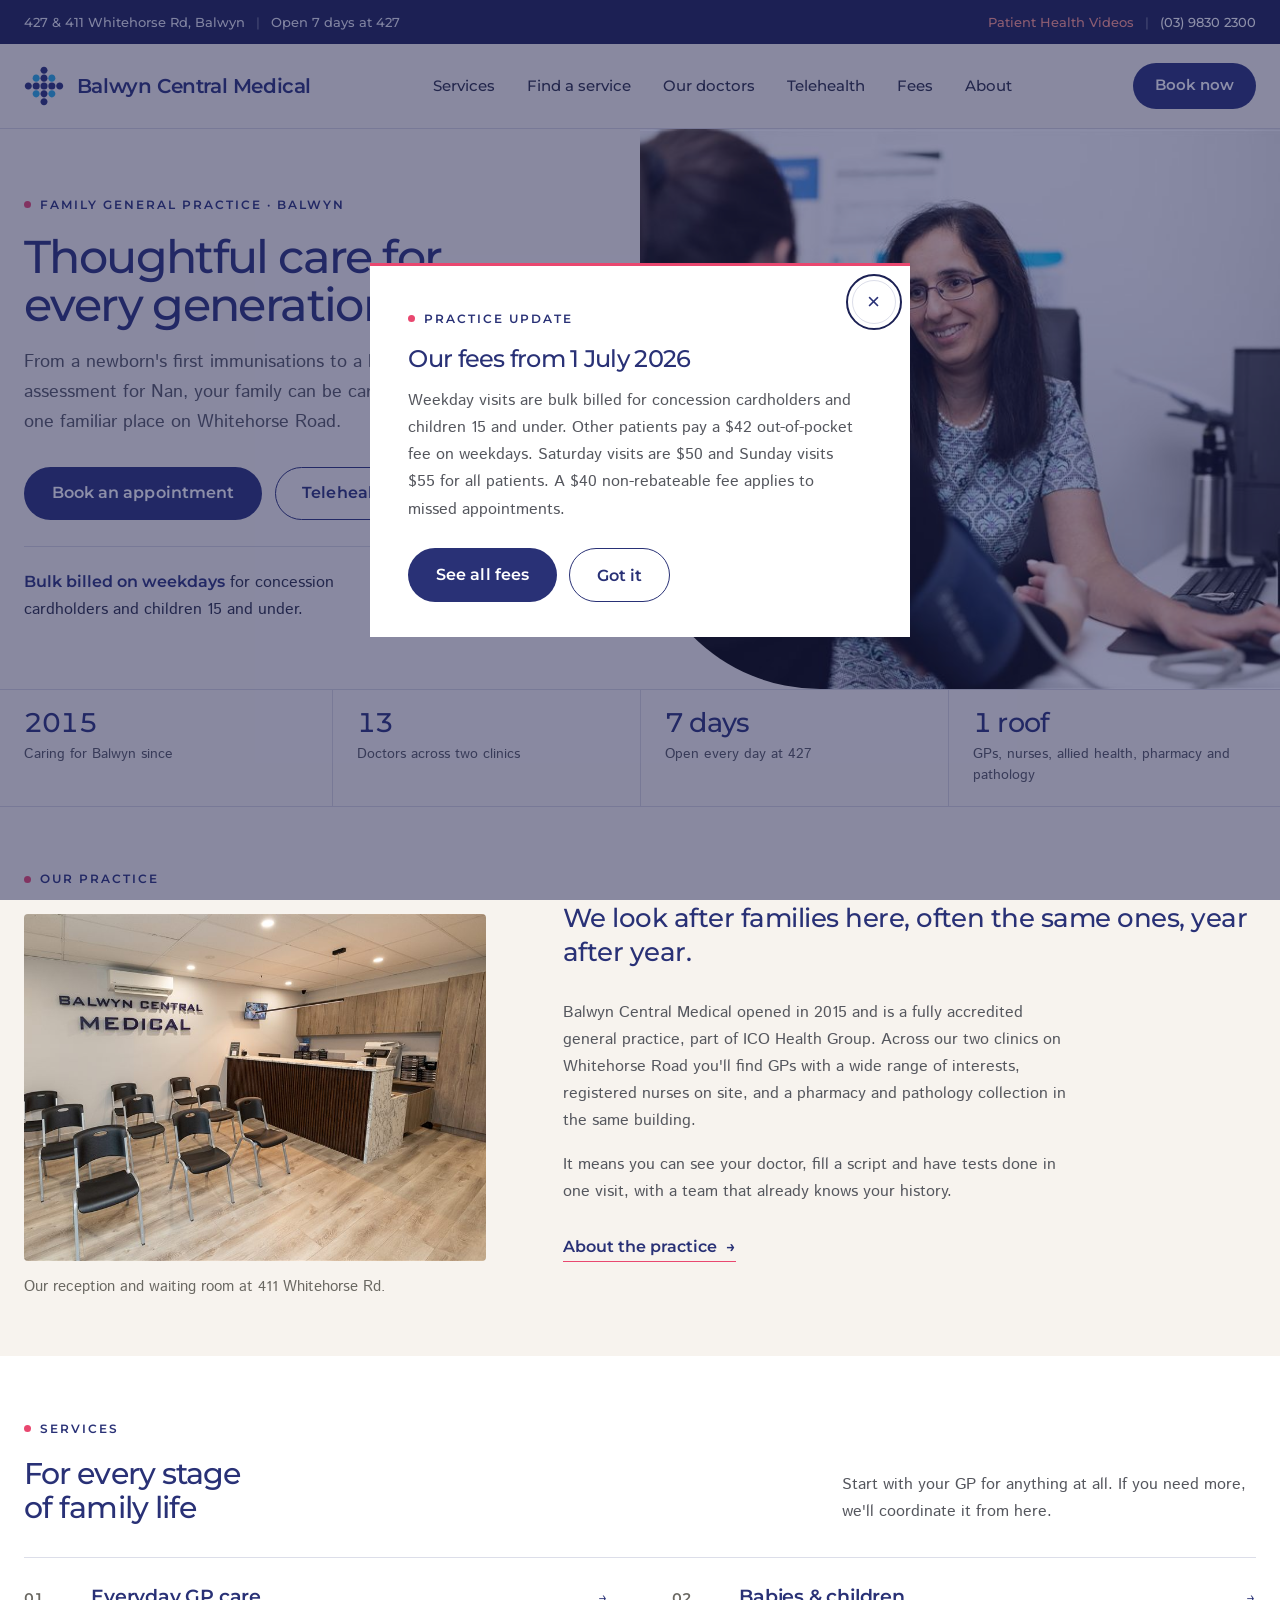
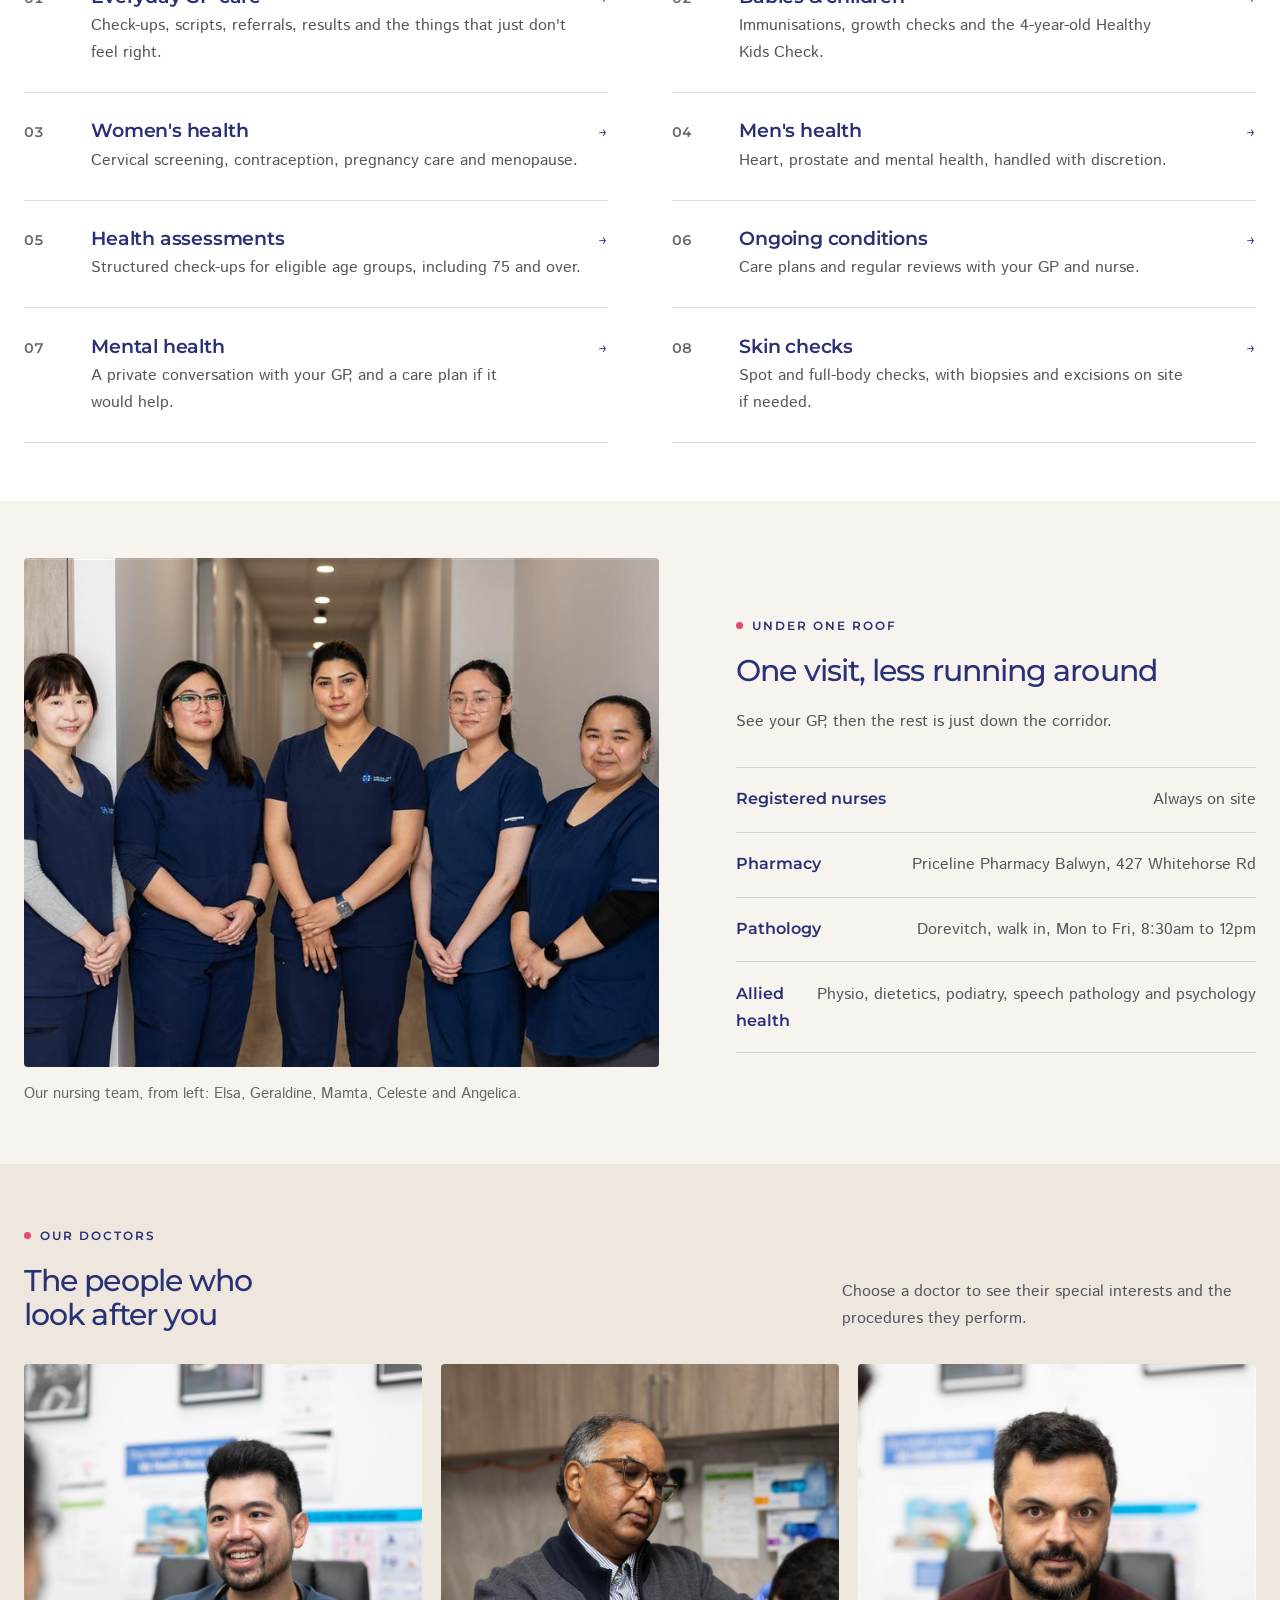
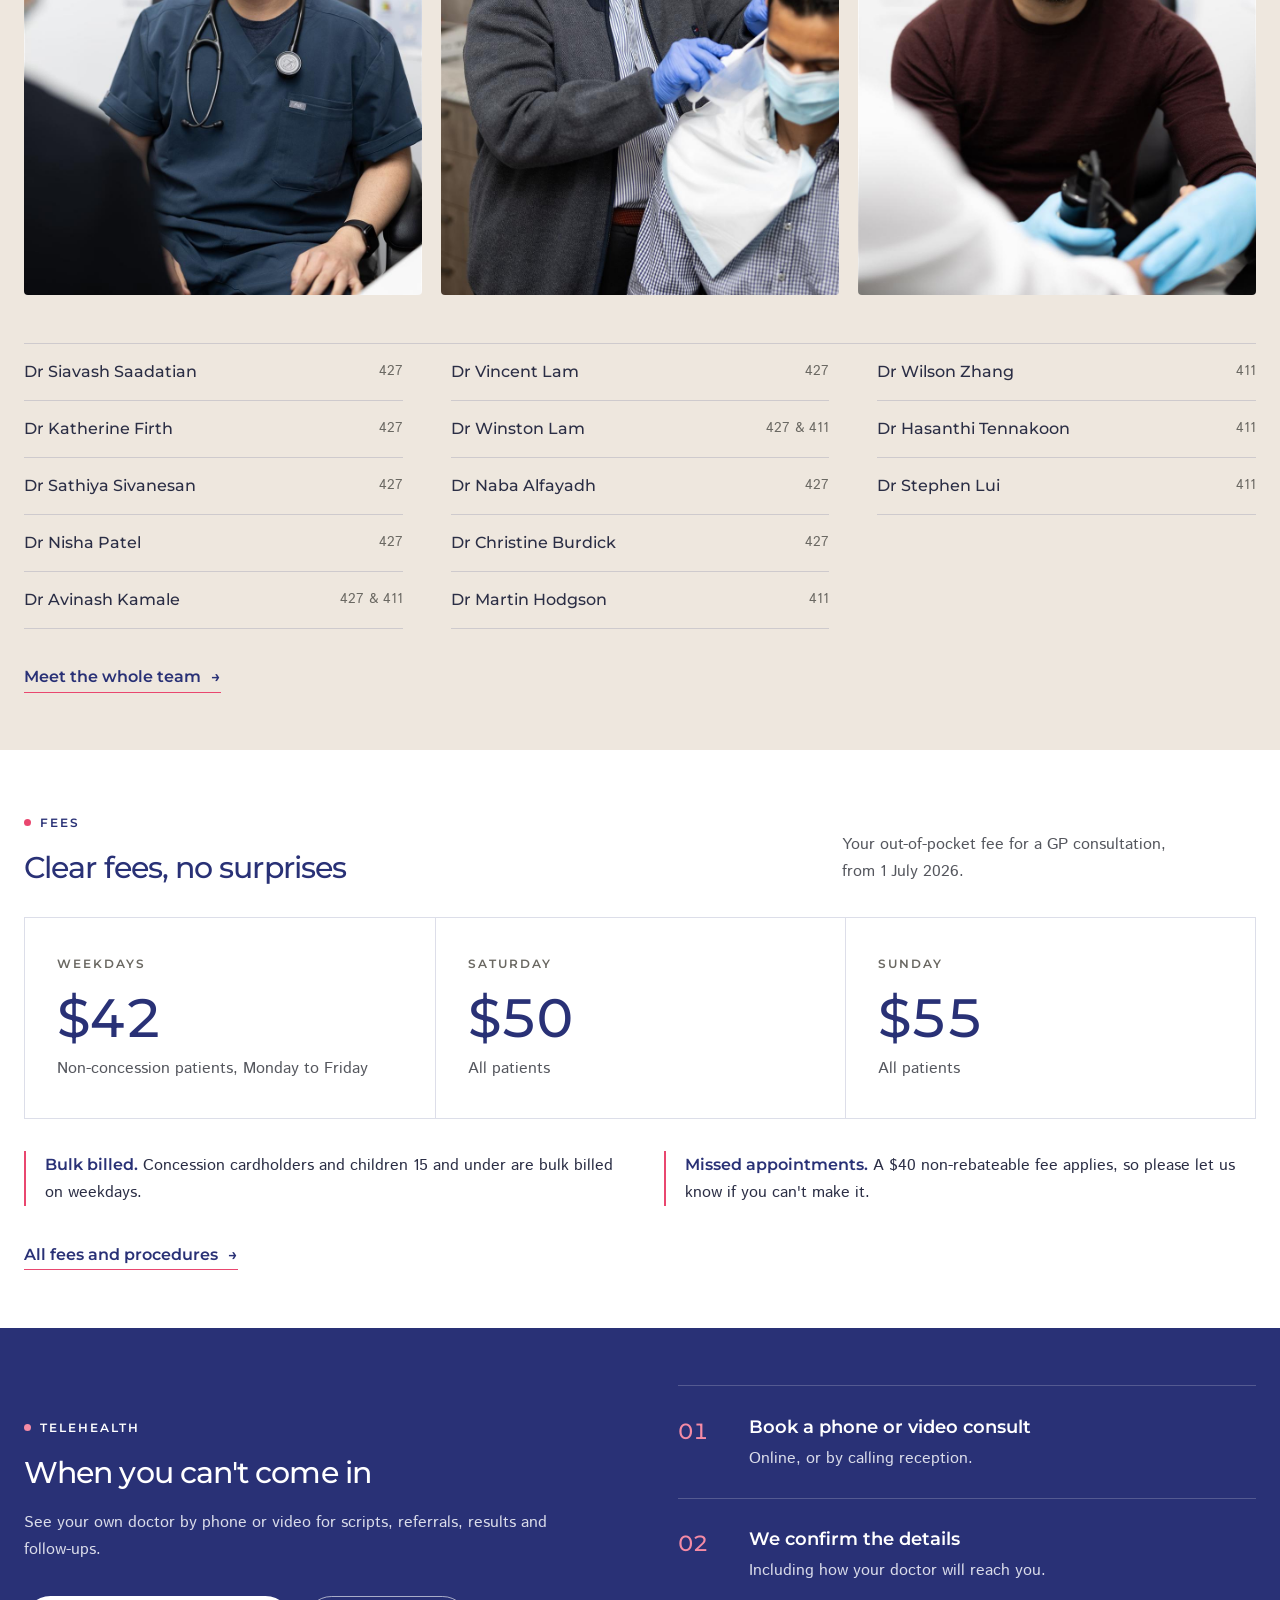
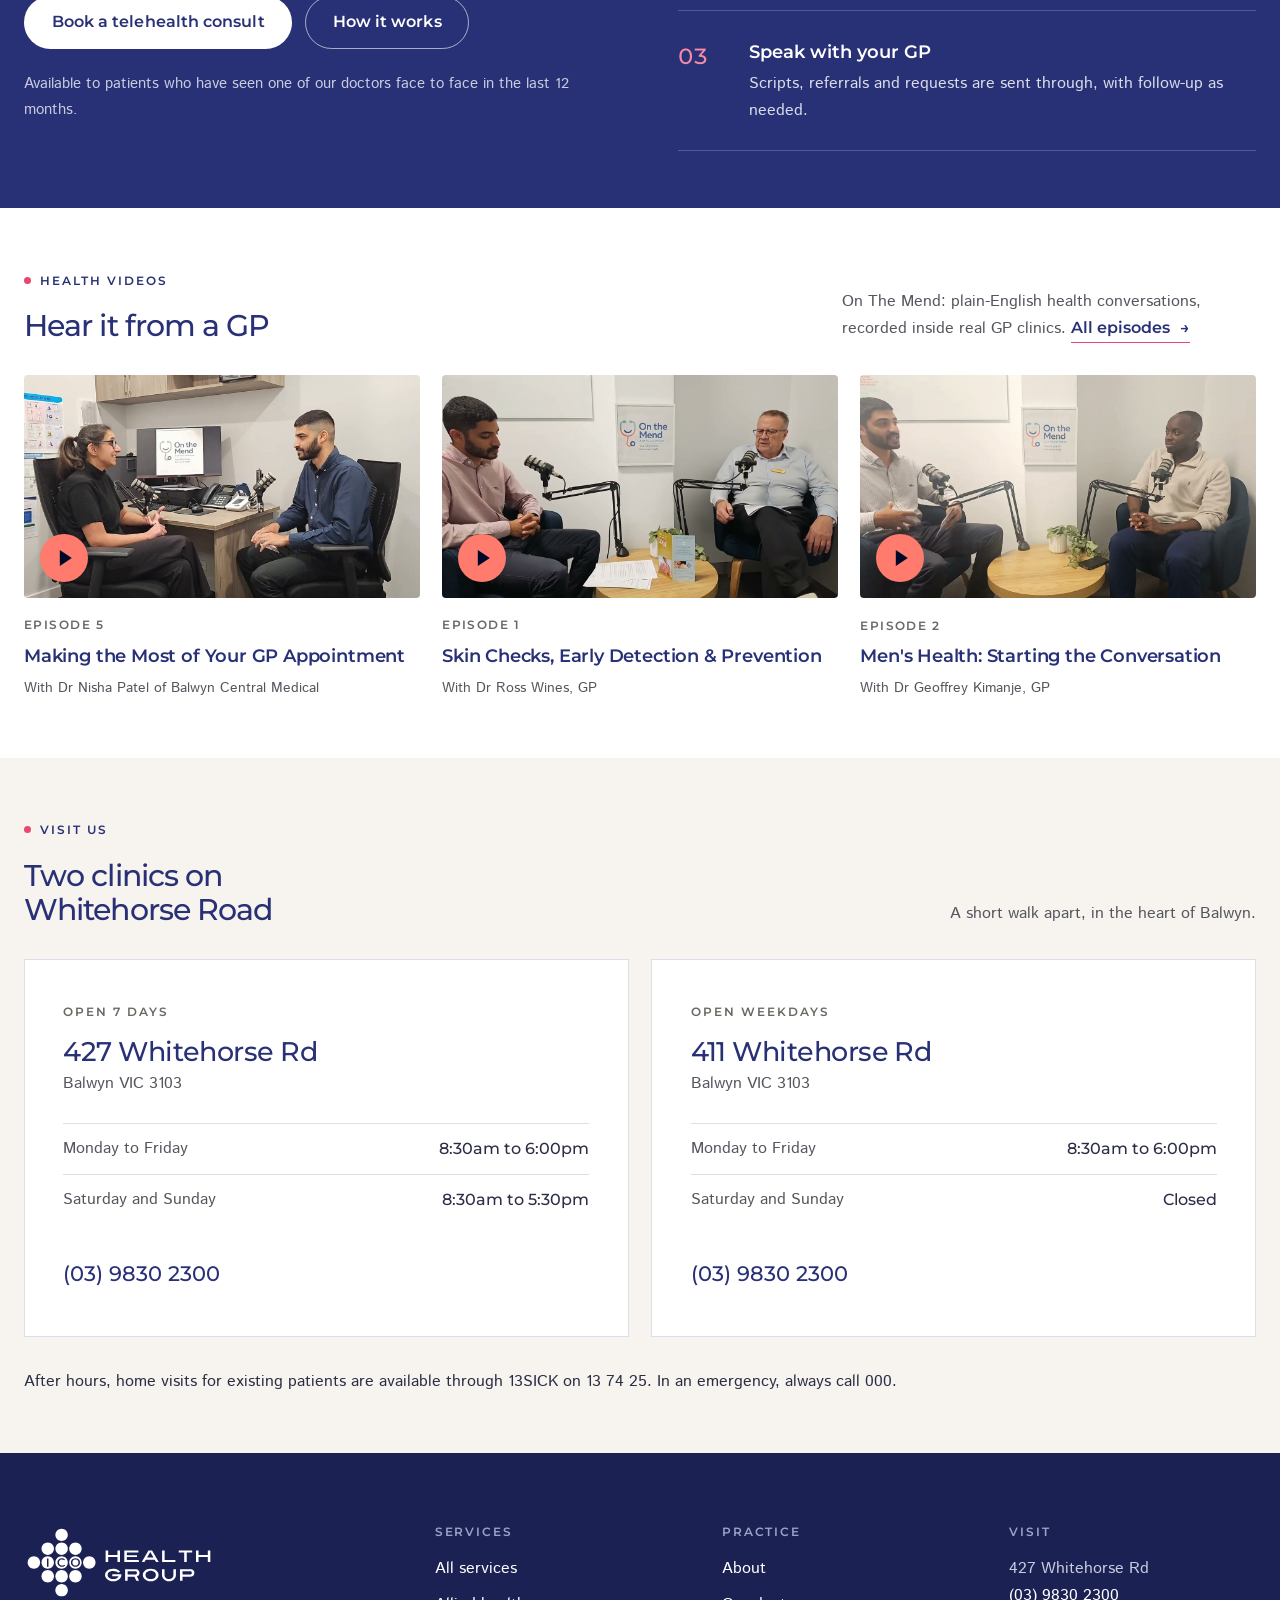
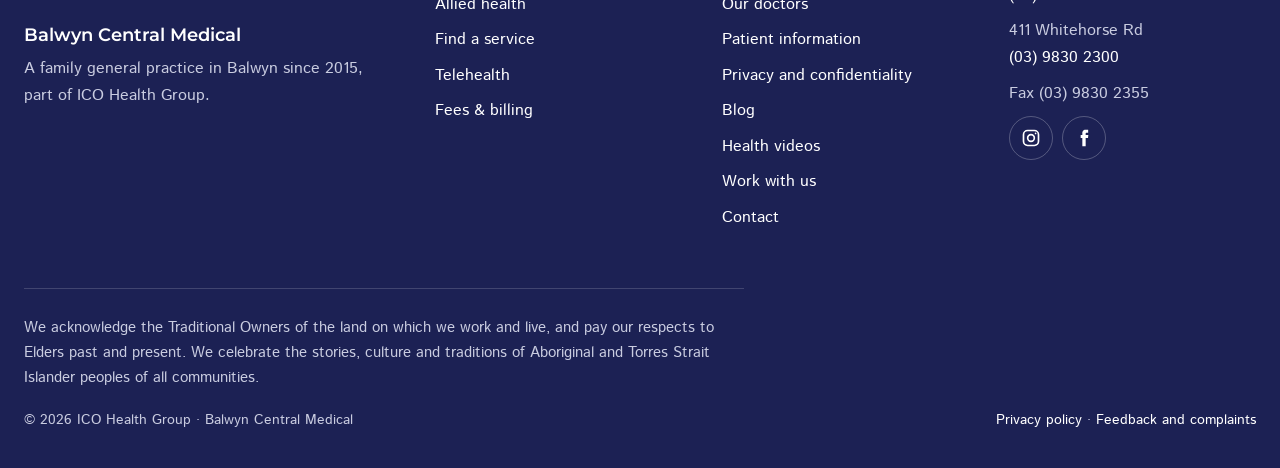
<file: index.html>
<!DOCTYPE html>
<html lang="en-AU">
<head>
<meta charset="UTF-8">
<meta name="viewport" content="width=device-width, initial-scale=1">
<meta name="theme-color" content="#F7F3EE">
<meta name="robots" content="noindex, nofollow">
<title>Balwyn Central Medical | Family general practice in Balwyn</title>
<meta name="description" content="A family general practice on Whitehorse Road, Balwyn, since 2015. GP care for every generation, with nurses, pharmacy and pathology under one roof.">
<link rel="icon" href="images/brand/bmc-mark.svg" type="image/svg+xml">
<link rel="preconnect" href="https://fonts.googleapis.com">
<link rel="preconnect" href="https://fonts.gstatic.com" crossorigin>
<link href="https://fonts.googleapis.com/css2?family=Montserrat:wght@500;600;700&family=Istok+Web:wght@400;700&display=swap" rel="stylesheet">
<link rel="stylesheet" href="site.css">
</head>
<body>
<a class="skip-link" href="#main">Skip to main content</a>

<div class="util">
  <div class="wrap">
    <span><span class="hide-sm">427 &amp; 411 Whitehorse Rd, Balwyn<span class="sep" aria-hidden="true">|</span></span>Open 7 days at 427</span>
    <span><a class="otm hide-sm" href="https://onthemendgp.com.au/" target="_blank" rel="noopener">Patient Health Videos<span class="sr-only"> (opens in a new tab)</span></a><span class="sep hide-sm" aria-hidden="true">|</span><a href="tel:+61398302300">(03) 9830 2300</a></span>
  </div>
</div>

<header class="site">
  <div class="wrap nav">
    <a class="lockup" href="index.html">
      <img class="mark" src="images/brand/bmc-mark.svg" width="40" height="40" alt="">
      <span class="practice">Balwyn Central Medical</span>
    </a>
    <ul class="nav-links">
      <li class="has-drop"><a href="services.html">Services</a>
        <div class="drop"><div class="drop-col"><span class="drop-label">For your family</span><a href="services.html#gp">Everyday GP care</a><a href="services.html#svc-child">Babies &amp; children</a><a href="services.html#svc-womens">Women's health</a><a href="services.html#svc-mens">Men's health</a><a href="services.html#svc-health-assessment">Health assessments</a><a href="services.html#svc-chronic">Ongoing conditions</a><a href="services.html#svc-mental-health">Mental health</a><a href="services.html#skin">Skin checks</a></div>
        <div class="drop-col"><span class="drop-label">Under one roof</span><a href="services.html#nursing">Nursing</a><a href="services.html#pharmacy">Pharmacy</a><a href="services.html#pathology">Pathology</a><a href="allied-health.html">Allied health &amp; specialists</a><a href="services.html#procedures">Minor procedures</a><a href="services.html#afterhours">After hours</a></div></div></li>
      <li><a href="find-care.html">Find a service</a></li>
      <li><a href="doctors.html">Our doctors</a></li>
      <li><a href="telehealth.html">Telehealth</a></li>
      <li><a href="fees.html">Fees</a></li>
      <li class="has-drop"><a href="about.html">About</a>
        <div class="drop small"><a href="about.html">About the practice</a><a href="patient-information.html">Patient information</a><a href="about.html#news">Practice news</a><a href="blog.html">Blog</a><a href="https://onthemendgp.com.au/" target="_blank" rel="noopener">Health videos<span class="sr-only"> (opens in a new tab)</span></a><a href="careers.html">Work with us</a><a href="contact.html">Contact</a></div></li>
    </ul>
    <div class="nav-cta">
      <a class="btn btn-primary" href="https://balwyncentralmedical.com.au/balwyn-central-medical-booking/">Book now</a>
      <button class="burger" id="burger" type="button" aria-label="Open menu" aria-expanded="false" aria-controls="mobileMenu"><span></span></button>
    </div>
  </div>
</header>

<div class="mm-overlay" id="mmOverlay"></div>
<div class="mobile-menu" id="mobileMenu" role="dialog" aria-modal="true" aria-label="Menu">
  <button class="mm-close" type="button" aria-label="Close menu">&times;</button>
  <nav>
    <a href="index.html" aria-current="page">Home</a>
    <div class="mm-group"><button type="button" aria-expanded="false">Services<span aria-hidden="true">+</span></button><div class="mm-sub"><span class="mm-label">For your family</span><a href="services.html#gp">Everyday GP care</a><a href="services.html#svc-child">Babies &amp; children</a><a href="services.html#svc-womens">Women's health</a><a href="services.html#svc-mens">Men's health</a><a href="services.html#svc-health-assessment">Health assessments</a><a href="services.html#svc-chronic">Ongoing conditions</a><a href="services.html#svc-mental-health">Mental health</a><a href="services.html#skin">Skin checks</a><span class="mm-label">Under one roof</span><a href="services.html#nursing">Nursing</a><a href="services.html#pharmacy">Pharmacy</a><a href="services.html#pathology">Pathology</a><a href="allied-health.html">Allied health &amp; specialists</a><a href="services.html#procedures">Minor procedures</a><a href="services.html#afterhours">After hours</a></div></div>
    <a href="find-care.html">Find a service</a>
    <a href="doctors.html">Our doctors</a>
    <a href="telehealth.html">Telehealth</a>
    <a href="fees.html">Fees</a>
    <a href="about.html">About</a>
    <a href="patient-information.html">Patient information</a>
    <a href="blog.html">Blog</a>
    <a href="https://onthemendgp.com.au/" target="_blank" rel="noopener">Health videos<span class="sr-only"> (opens in a new tab)</span></a>
    <a href="contact.html">Contact</a>
    <a class="btn btn-outline" href="telehealth.html">Book a telehealth consult</a>
    <a class="btn btn-primary" href="https://balwyncentralmedical.com.au/balwyn-central-medical-booking/">Book an appointment</a>
  </nav>
</div>

<main id="main" tabindex="-1">
  <!-- hero -->
  <section class="hero">
    <div class="hero-copy">
      <span class="eyebrow">Family general practice · Balwyn</span>
      <h1>Thoughtful care for every generation.</h1>
      <p class="lede">From a newborn's first immunisations to a health assessment for Nan, your family can be cared for in one familiar place on Whitehorse Road.</p>
      <div class="hero-actions">
        <a class="btn btn-primary" href="https://balwyncentralmedical.com.au/balwyn-central-medical-booking/">Book an appointment</a>
        <a class="btn btn-outline" href="telehealth.html">Telehealth consult</a>
      </div>
      <p class="hero-note"><span><b>Bulk billed on weekdays</b> for concession cardholders and children 15 and under.</span></p>
    </div>
    <div class="hero-photo">
      <img src="images/practice/bmc-193.jpg" srcset="images/practice/bmc-193-900.jpg 900w, images/practice/bmc-193.jpg 2000w" sizes="(max-width: 900px) 100vw, 50vw" width="2000" height="1333" fetchpriority="high" alt="A Balwyn Central Medical GP smiling as she checks a patient's blood pressure">
    </div>
  </section>

  <!-- facts -->
  <div class="facts">
    <div class="wrap">
      <div class="fact"><div class="n">2015</div><div class="l">Caring for Balwyn since</div></div>
      <div class="fact"><div class="n" id="docCount"></div><div class="l">Doctors across two clinics</div></div>
      <div class="fact"><div class="n">7 days</div><div class="l">Open every day at 427</div></div>
      <div class="fact"><div class="n">1 roof</div><div class="l">GPs, nurses, allied health, pharmacy and pathology</div></div>
    </div>
  </div>

  <!-- intro -->
  <section class="section">
    <div class="wrap intro">
      <div class="reveal intro-media">
        <span class="eyebrow">Our practice</span>
        <figure>
          <img src="images/practice/bmc-105.jpg" srcset="images/practice/bmc-105-900.jpg 900w, images/practice/bmc-105.jpg 2000w" sizes="(max-width: 900px) 100vw, 50vw" width="2000" height="1333" loading="lazy" alt="The waiting room and reception desk at Balwyn Central Medical, 411 Whitehorse Rd">
          <figcaption>Our reception and waiting room at 411 Whitehorse Rd.</figcaption>
        </figure>
      </div>
      <div class="reveal">
        <p class="statement">We look after families here, often the same ones, year after year.</p>
        <div class="body" style="margin-top:1.8rem">
          <p>Balwyn Central Medical opened in 2015 and is a fully accredited general practice, part of ICO Health Group. Across our two clinics on Whitehorse Road you'll find GPs with a wide range of interests, registered nurses on site, and a pharmacy and pathology collection in the same building.</p>
          <p>It means you can see your doctor, fill a script and have tests done in one visit, with a team that already knows your history.</p>
        </div>
        <p style="margin-top:1.8rem"><a class="arrow-link" href="about.html">About the practice <span aria-hidden="true">→</span></a></p>
      </div>
    </div>
  </section>

  <!-- care -->
  <section class="section paper">
    <div class="wrap">
      <div class="sec-head reveal">
        <div><span class="eyebrow">Services</span><h2>For every stage of family life</h2></div>
        <p>Start with your GP for anything at all. If you need more, we'll coordinate it from here.</p>
      </div>
      <div class="care">
        <a href="services.html#gp"><span class="num">01</span><div><h3>Everyday GP care</h3><p>Check-ups, scripts, referrals, results and the things that just don't feel right.</p></div><span class="go" aria-hidden="true">→</span></a>
        <a href="services.html#svc-child"><span class="num">02</span><div><h3>Babies &amp; children</h3><p>Immunisations, growth checks and the 4-year-old Healthy Kids Check.</p></div><span class="go" aria-hidden="true">→</span></a>
        <a href="services.html#svc-womens"><span class="num">03</span><div><h3>Women's health</h3><p>Cervical screening, contraception, pregnancy care and menopause.</p></div><span class="go" aria-hidden="true">→</span></a>
        <a href="services.html#svc-mens"><span class="num">04</span><div><h3>Men's health</h3><p>Heart, prostate and mental health, handled with discretion.</p></div><span class="go" aria-hidden="true">→</span></a>
        <a href="services.html#svc-health-assessment"><span class="num">05</span><div><h3>Health assessments</h3><p>Structured check-ups for eligible age groups, including 75 and over.</p></div><span class="go" aria-hidden="true">→</span></a>
        <a href="services.html#svc-chronic"><span class="num">06</span><div><h3>Ongoing conditions</h3><p>Care plans and regular reviews with your GP and nurse.</p></div><span class="go" aria-hidden="true">→</span></a>
        <a href="services.html#svc-mental-health"><span class="num">07</span><div><h3>Mental health</h3><p>A private conversation with your GP, and a care plan if it would help.</p></div><span class="go" aria-hidden="true">→</span></a>
        <a href="services.html#skin"><span class="num">08</span><div><h3>Skin checks</h3><p>Spot and full-body checks, with biopsies and excisions on site if needed.</p></div><span class="go" aria-hidden="true">→</span></a>
      </div>
    </div>
  </section>

  <!-- under one roof -->
  <section class="section">
    <div class="wrap feature">
      <figure class="feature-media reveal" style="margin:0">
        <img src="images/practice/bmc-319.jpg" srcset="images/practice/bmc-319-900.jpg 900w, images/practice/bmc-319.jpg 2000w" sizes="(max-width: 900px) 100vw, 50vw" width="2000" height="1333" loading="lazy" alt="Practice nurses Elsa, Geraldine, Mamta, Celeste and Angelica standing together in the practice corridor">
        <figcaption>Our nursing team, from left: Elsa, Geraldine, Mamta, Celeste and Angelica.</figcaption>
      </figure>
      <div class="reveal">
        <span class="eyebrow">Under one roof</span>
        <h2>One visit, less running around</h2>
        <p>See your GP, then the rest is just down the corridor.</p>
        <ul class="ticklist">
          <li><b>Registered nurses</b><span>Always on site</span></li>
          <li><b>Pharmacy</b><span>Priceline Pharmacy Balwyn, 427 Whitehorse Rd</span></li>
          <li><b>Pathology</b><span>Dorevitch, walk in, Mon to Fri, 8:30am to 12pm</span></li>
          <li><b>Allied health</b><span>Physio, dietetics, podiatry, speech pathology and psychology</span></li>
        </ul>
      </div>
    </div>
  </section>

  <!-- doctors -->
  <section class="section sand">
    <div class="wrap">
      <div class="sec-head reveal">
        <div><span class="eyebrow">Our doctors</span><h2>The people who look after you</h2></div>
        <p>Choose a doctor to see their special interests and the procedures they perform.</p>
      </div>
      <div class="portraits reveal">
        <img src="images/practice/bmc-220.jpg" srcset="images/practice/bmc-220-900.jpg 900w, images/practice/bmc-220.jpg 2000w" sizes="(max-width: 900px) 100vw, 50vw" width="2000" height="3000" loading="lazy" alt="One of our GPs smiling during a consultation">
        <img src="images/practice/bmc-310.jpg" srcset="images/practice/bmc-310-900.jpg 900w, images/practice/bmc-310.jpg 2000w" sizes="(max-width: 900px) 100vw, 50vw" width="2000" height="2999" loading="lazy" alt="One of our GPs and a practice nurse caring for a patient">
        <img src="images/practice/bmc-190.jpg" srcset="images/practice/bmc-190-900.jpg 900w, images/practice/bmc-190.jpg 2000w" sizes="(max-width: 900px) 100vw, 50vw" width="2000" height="3000" loading="lazy" alt="One of our GPs during a skin examination">
      </div>
      <ul class="doc-list reveal" id="docList"></ul>
      <p style="margin-top:2.2rem"><a class="arrow-link" href="doctors.html">Meet the whole team <span aria-hidden="true">→</span></a></p>
    </div>
  </section>

  <!-- fees -->
  <section class="section paper">
    <div class="wrap">
      <div class="sec-head reveal">
        <div><span class="eyebrow">Fees</span><h2>Clear fees, no surprises</h2></div>
        <p>Your out-of-pocket fee for a GP consultation, from <span data-fee="effective" class="nowrap"></span>.</p>
      </div>
      <div class="pricing reveal" id="feeCards"></div>
      <div class="price-notes reveal">
        <p><b>Bulk billed.</b> <span id="feeBulk"></span></p>
        <p><b>Missed appointments.</b> A <span data-fee="noShow"></span> non-rebateable fee applies, so please let us know if you can't make it.</p>
      </div>
      <p style="margin-top:2.2rem"><a class="arrow-link" href="fees.html">All fees and procedures <span aria-hidden="true">→</span></a></p>
    </div>
  </section>

  <!-- telehealth -->
  <section class="section dark">
    <div class="wrap tele">
      <div class="reveal">
        <span class="eyebrow">Telehealth</span>
        <h2>When you can't come in</h2>
        <p>See your own doctor by phone or video for scripts, referrals, results and follow-ups.</p>
        <div class="actions">
          <a class="btn btn-light" href="telehealth.html">Book a telehealth consult</a>
          <a class="btn btn-ghost-light" href="telehealth.html#main">How it works</a>
        </div>
        <small>Available to patients who have seen one of our doctors face to face in the last 12 months.</small>
      </div>
      <ol class="steps reveal">
        <li><span class="n" aria-hidden="true">01</span><span><b>Book a phone or video consult</b>Online, or by calling reception.</span></li>
        <li><span class="n" aria-hidden="true">02</span><span><b>We confirm the details</b>Including how your doctor will reach you.</span></li>
        <li><span class="n" aria-hidden="true">03</span><span><b>Speak with your GP</b>Scripts, referrals and requests are sent through, with follow-up as needed.</span></li>
      </ol>
    </div>
  </section>

  <!-- on the mend -->
  <section class="section paper">
    <div class="wrap">
      <div class="sec-head reveal">
        <div><span class="eyebrow">Health videos</span><h2>Hear it from a GP</h2></div>
        <p>On The Mend: plain-English health conversations, recorded inside real GP clinics. <a class="arrow-link" href="https://onthemendgp.com.au/episodes/" target="_blank" rel="noopener">All episodes <span aria-hidden="true">→</span><span class="sr-only"> (opens in a new tab)</span></a></p>
      </div>
      <div class="otm-cards">
        <a class="otm-card reveal" href="https://onthemendgp.com.au/episodes/making-the-most-of-your-gp-appointment/" target="_blank" rel="noopener"><span class="thumb"><img src="images/otm/ep5.jpg" width="1280" height="720" loading="lazy" alt=""><span class="play" aria-hidden="true"></span></span><span class="k">Episode 5</span><h3>Making the Most of Your GP Appointment</h3><span class="who">With Dr Nisha Patel of Balwyn Central Medical</span><span class="sr-only"> (opens in a new tab)</span></a>
        <a class="otm-card reveal" href="https://onthemendgp.com.au/episodes/skin-checks-early-detection/" target="_blank" rel="noopener"><span class="thumb"><img src="images/otm/ep1.jpg" width="1280" height="720" loading="lazy" alt=""><span class="play" aria-hidden="true"></span></span><span class="k">Episode 1</span><h3>Skin Checks, Early Detection &amp; Prevention</h3><span class="who">With Dr Ross Wines, GP</span><span class="sr-only"> (opens in a new tab)</span></a>
        <a class="otm-card reveal" href="https://onthemendgp.com.au/episodes/mens-health/" target="_blank" rel="noopener"><span class="thumb"><img src="images/otm/ep2.jpg" width="1280" height="720" loading="lazy" alt=""><span class="play" aria-hidden="true"></span></span><span class="k">Episode 2</span><h3>Men&#39;s Health: Starting the Conversation</h3><span class="who">With Dr Geoffrey Kimanje, GP</span><span class="sr-only"> (opens in a new tab)</span></a>
      </div>
    </div>
  </section>

  <!-- visit -->
  <section class="section">
    <div class="wrap">
      <div class="sec-head reveal">
        <div><span class="eyebrow">Visit us</span><h2>Two clinics on Whitehorse Road</h2></div>
        <p>A short walk apart, in the heart of Balwyn.</p>
      </div>
      <div class="visit">
        <div class="loc reveal">
          <span class="status">Open 7 days</span>
          <h3>427 Whitehorse Rd</h3><p>Balwyn VIC 3103</p>
          <dl class="hours"><div><dt>Monday to Friday</dt><dd>8:30am to 6:00pm</dd></div><div><dt>Saturday and Sunday</dt><dd>8:30am to 5:30pm</dd></div></dl>
          <a class="phone" href="tel:+61398302300">(03) 9830 2300</a>
        </div>
        <div class="loc reveal">
          <span class="status">Open weekdays</span>
          <h3>411 Whitehorse Rd</h3><p>Balwyn VIC 3103</p>
          <dl class="hours"><div><dt>Monday to Friday</dt><dd>8:30am to 6:00pm</dd></div><div><dt>Saturday and Sunday</dt><dd>Closed</dd></div></dl>
          <a class="phone" href="tel:+61398302300">(03) 9830 2300</a>
        </div>
      </div>
      <p class="after">After hours, home visits for existing patients are available through 13SICK on 13 74 25. In an emergency, always call 000.</p>
    </div>
  </section>

</main>

<footer class="site">
  <div class="wrap">
    <div class="foot">
      <div>
        <img class="ico-white" src="images/brand/ico-logo-horizontal-white.svg" width="190" height="75" alt="ICO Health Group">
        <p class="practice">Balwyn Central Medical</p>
        <p>A family general practice in Balwyn since 2015, part of ICO Health Group.</p>
      </div>
      <div><h2>Services</h2><nav aria-label="Services"><a href="services.html">All services</a><a href="allied-health.html">Allied health</a><a href="find-care.html">Find a service</a><a href="telehealth.html">Telehealth</a><a href="fees.html">Fees &amp; billing</a></nav></div>
      <div><h2>Practice</h2><nav aria-label="Practice"><a href="about.html">About</a><a href="doctors.html">Our doctors</a><a href="patient-information.html">Patient information</a><a href="privacy.html">Privacy and confidentiality</a><a href="blog.html">Blog</a><a href="https://onthemendgp.com.au/" target="_blank" rel="noopener">Health videos<span class="sr-only"> (opens in a new tab)</span></a><a href="careers.html">Work with us</a><a href="contact.html">Contact</a></nav></div>
      <div><h2>Visit</h2><p>427 Whitehorse Rd<br><a href="tel:+61398302300">(03) 9830 2300</a></p><p>411 Whitehorse Rd<br><a href="tel:+61398302300">(03) 9830 2300</a></p><p>Fax (03) 9830 2355</p><p class="social"><a href="https://www.instagram.com/balwyncentralmedical/" target="_blank" rel="noopener" aria-label="Balwyn Central Medical on Instagram (opens in a new tab)"><svg aria-hidden="true" focusable="false" width="20" height="20" viewBox="0 0 24 24" fill="none" stroke="currentColor" stroke-width="2"><rect x="3" y="3" width="18" height="18" rx="5"/><circle cx="12" cy="12" r="4"/><circle cx="17.5" cy="6.5" r="1" fill="currentColor" stroke="none"/></svg></a><a href="https://www.facebook.com/BalwynCentralMedical" target="_blank" rel="noopener" aria-label="Balwyn Central Medical on Facebook (opens in a new tab)"><svg aria-hidden="true" focusable="false" width="20" height="20" viewBox="0 0 24 24" fill="currentColor"><path d="M14 8.5V6.8c0-.8.5-1 .9-1H17V2.2L14 2.2c-3.3 0-4 2.4-4 4v2.3H8V12h2v10h4V12h2.8l.4-3.5H14z"/></svg></a></p></div>
    </div>
    <p class="ack">We acknowledge the Traditional Owners of the land on which we work and live, and pay our respects to Elders past and present. We celebrate the stories, culture and traditions of Aboriginal and Torres Strait Islander peoples of all communities.</p>
    <div class="foot-bottom"><span>© 2026 ICO Health Group · Balwyn Central Medical</span><span><a href="privacy.html">Privacy policy</a> · <a href="patient-information.html#feedback">Feedback and complaints</a></span></div>
  </div>
</footer>

<!-- fee-change popup (dismissible, once per browsing session) -->
<div class="policy-pop" id="policyPop" role="dialog" aria-modal="true" aria-labelledby="ppTitle">
  <div class="pp-backdrop" id="ppBackdrop"></div>
  <div class="pp-card">
    <button class="pp-close" id="ppClose" type="button" aria-label="Close">&times;</button>
    <span class="eyebrow">Practice update</span>
    <h2 id="ppTitle">Our fees from <span data-fee="effective"></span></h2>
    <p>Weekday visits are bulk billed for concession cardholders and children 15 and under. Other patients pay a <span data-fee="weekday"></span> out-of-pocket fee on weekdays. Saturday visits are <span data-fee="saturday"></span> and Sunday visits <span data-fee="sunday"></span> for all patients. A <span data-fee="noShow"></span> non-rebateable fee applies to missed appointments.</p>
    <div class="pp-actions">
      <a class="btn btn-primary" href="fees.html">See all fees</a>
      <button class="btn btn-outline" id="ppOk" type="button">Got it</button>
    </div>
  </div>
</div>
<script>
(function(){
  var seen = false;
  try { seen = !!sessionStorage.getItem('bcmPolicySeen'); } catch(e) {}
  if (seen) return;
  var pop = document.getElementById('policyPop');
  var lastFocus = null;
  function onKey(e){
    if (e.key === 'Escape') { close(); return; }
    if (window.bcmTrapTab) window.bcmTrapTab(pop, e);
  }
  function close(){
    if (!pop.classList.contains('open')) return;
    pop.classList.remove('open');
    document.body.style.overflow = '';
    document.removeEventListener('keydown', onKey);
    if (lastFocus && lastFocus.focus) lastFocus.focus();
  }
  setTimeout(function(){
    lastFocus = document.activeElement;
    pop.classList.add('open');
    document.body.style.overflow = 'hidden';
    try { sessionStorage.setItem('bcmPolicySeen','1'); } catch(e) {}
    document.addEventListener('keydown', onKey);
    document.getElementById('ppClose').focus();
  }, 800);
  ['ppClose','ppBackdrop','ppOk'].forEach(function(id){ document.getElementById(id).addEventListener('click', close); });
})();
</script>
<script src="data.js"></script>
<script src="main.js"></script>
<script>
/* doctors and fees from data.js (single source of truth) */
(function(){
  document.getElementById('docCount').textContent = DOCTORS.length;
  document.getElementById('docList').innerHTML = DOCTORS.map(function(d){
    return '<li><a href="find-care.html?doctor=' + d.id + '">' + d.name + '<small>' + d.sites.join(' &amp; ') + '</small></a></li>';
  }).join('');
  document.getElementById('feeCards').innerHTML = [
    ['Weekdays', BILLING_POLICY.weekday, 'Non-concession patients, Monday to Friday'],
    ['Saturday', BILLING_POLICY.saturday, 'All patients'],
    ['Sunday', BILLING_POLICY.sunday, 'All patients']
  ].map(function(c){
    return '<div class="price"><div class="day">' + c[0] + '</div><div class="amt">' + c[1] + '</div><div class="who">' + c[2] + '</div></div>';
  }).join('');
  document.getElementById('feeBulk').textContent = BILLING_POLICY.bulkBilled;
  var t = {effective: FEES_EFFECTIVE, noShow: BILLING_POLICY.noShow, weekday: BILLING_POLICY.weekday, saturday: BILLING_POLICY.saturday, sunday: BILLING_POLICY.sunday};
  document.querySelectorAll('[data-fee]').forEach(function(el){ el.textContent = t[el.getAttribute('data-fee')]; });
})();
</script>
</body>
</html>
</file>
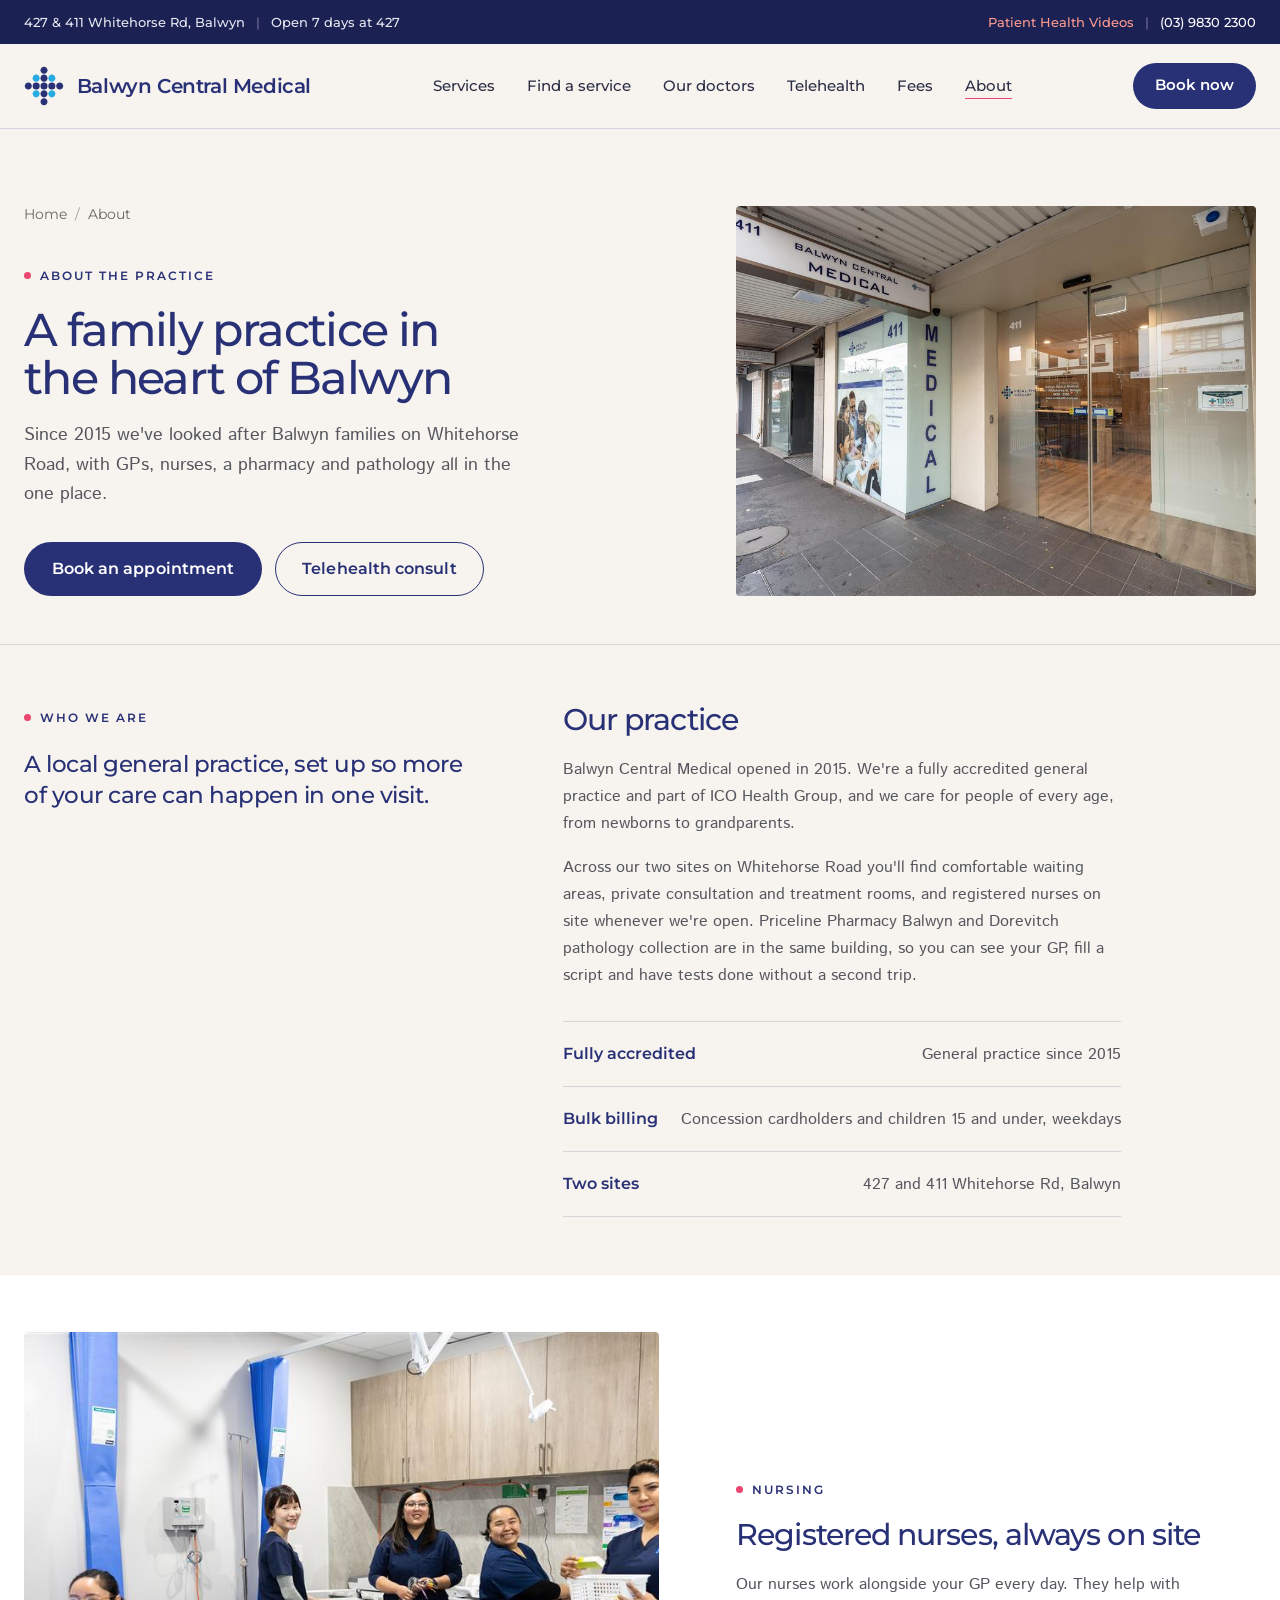
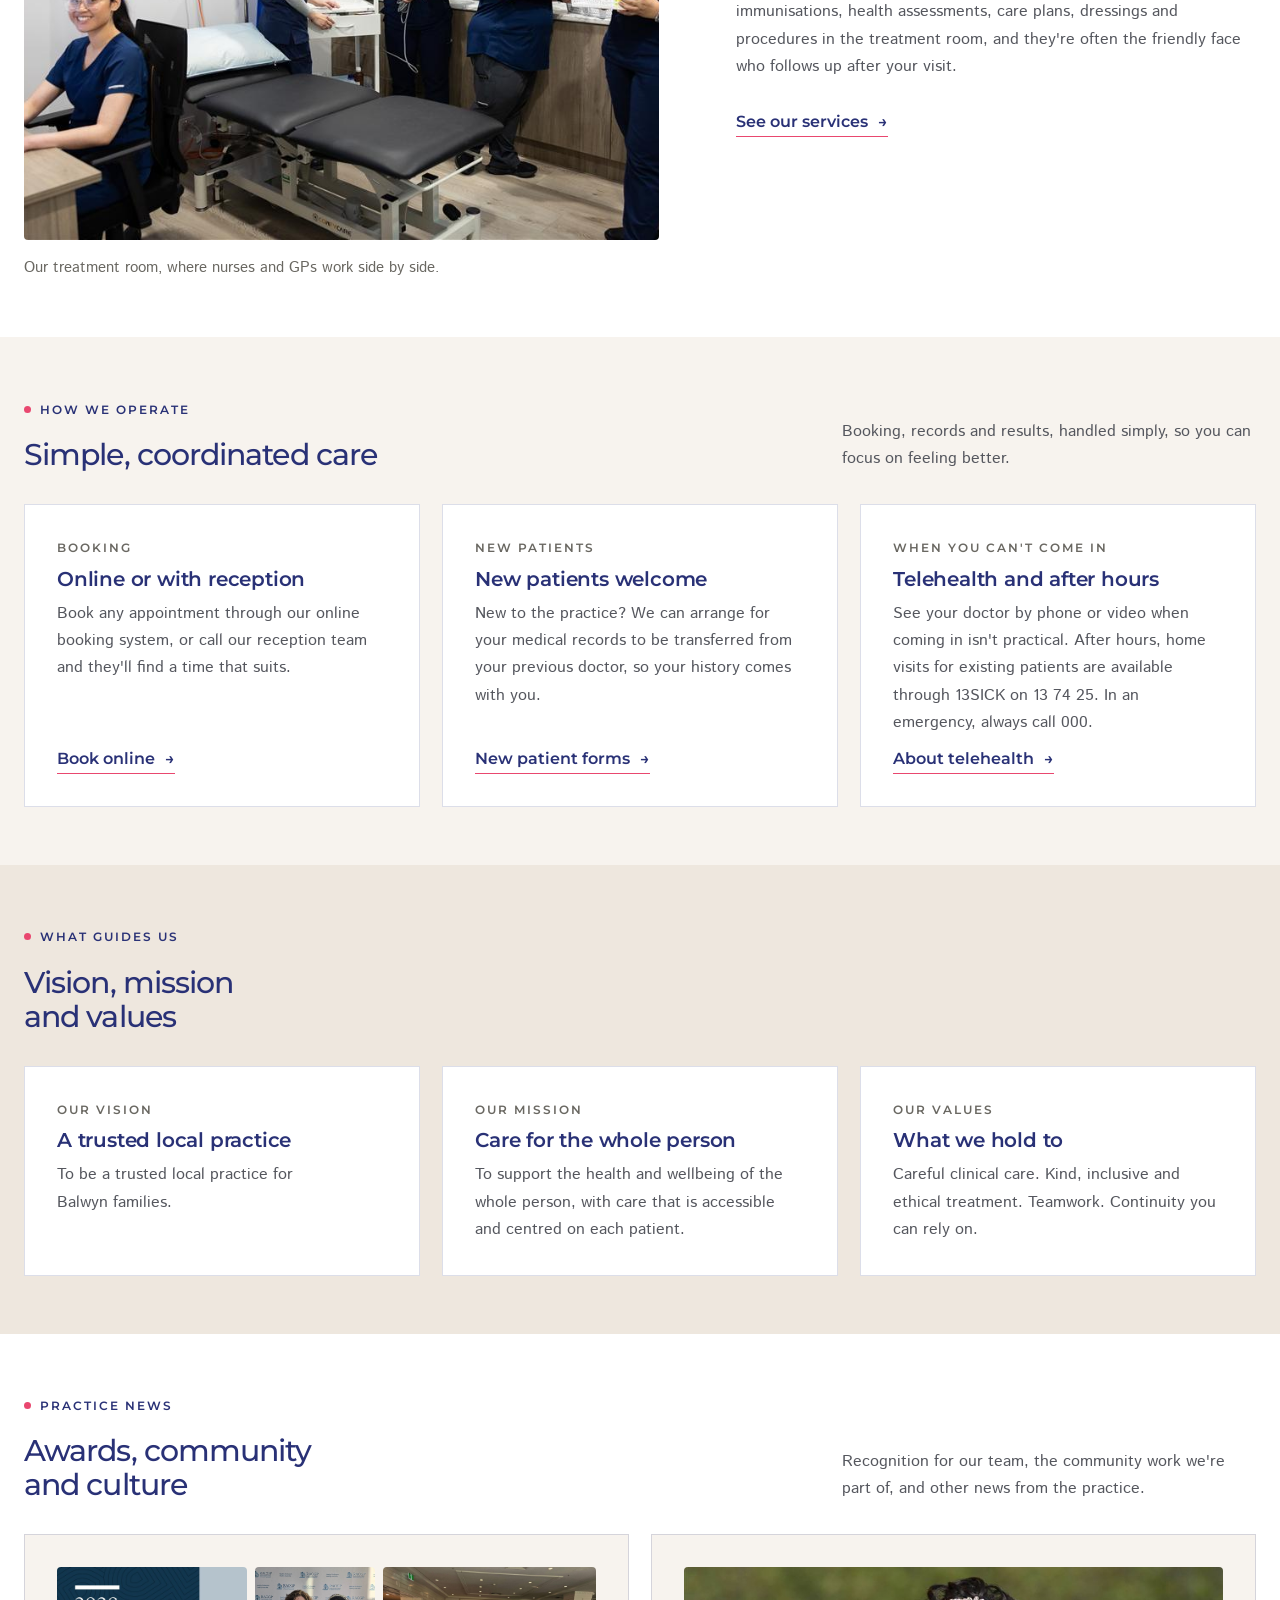
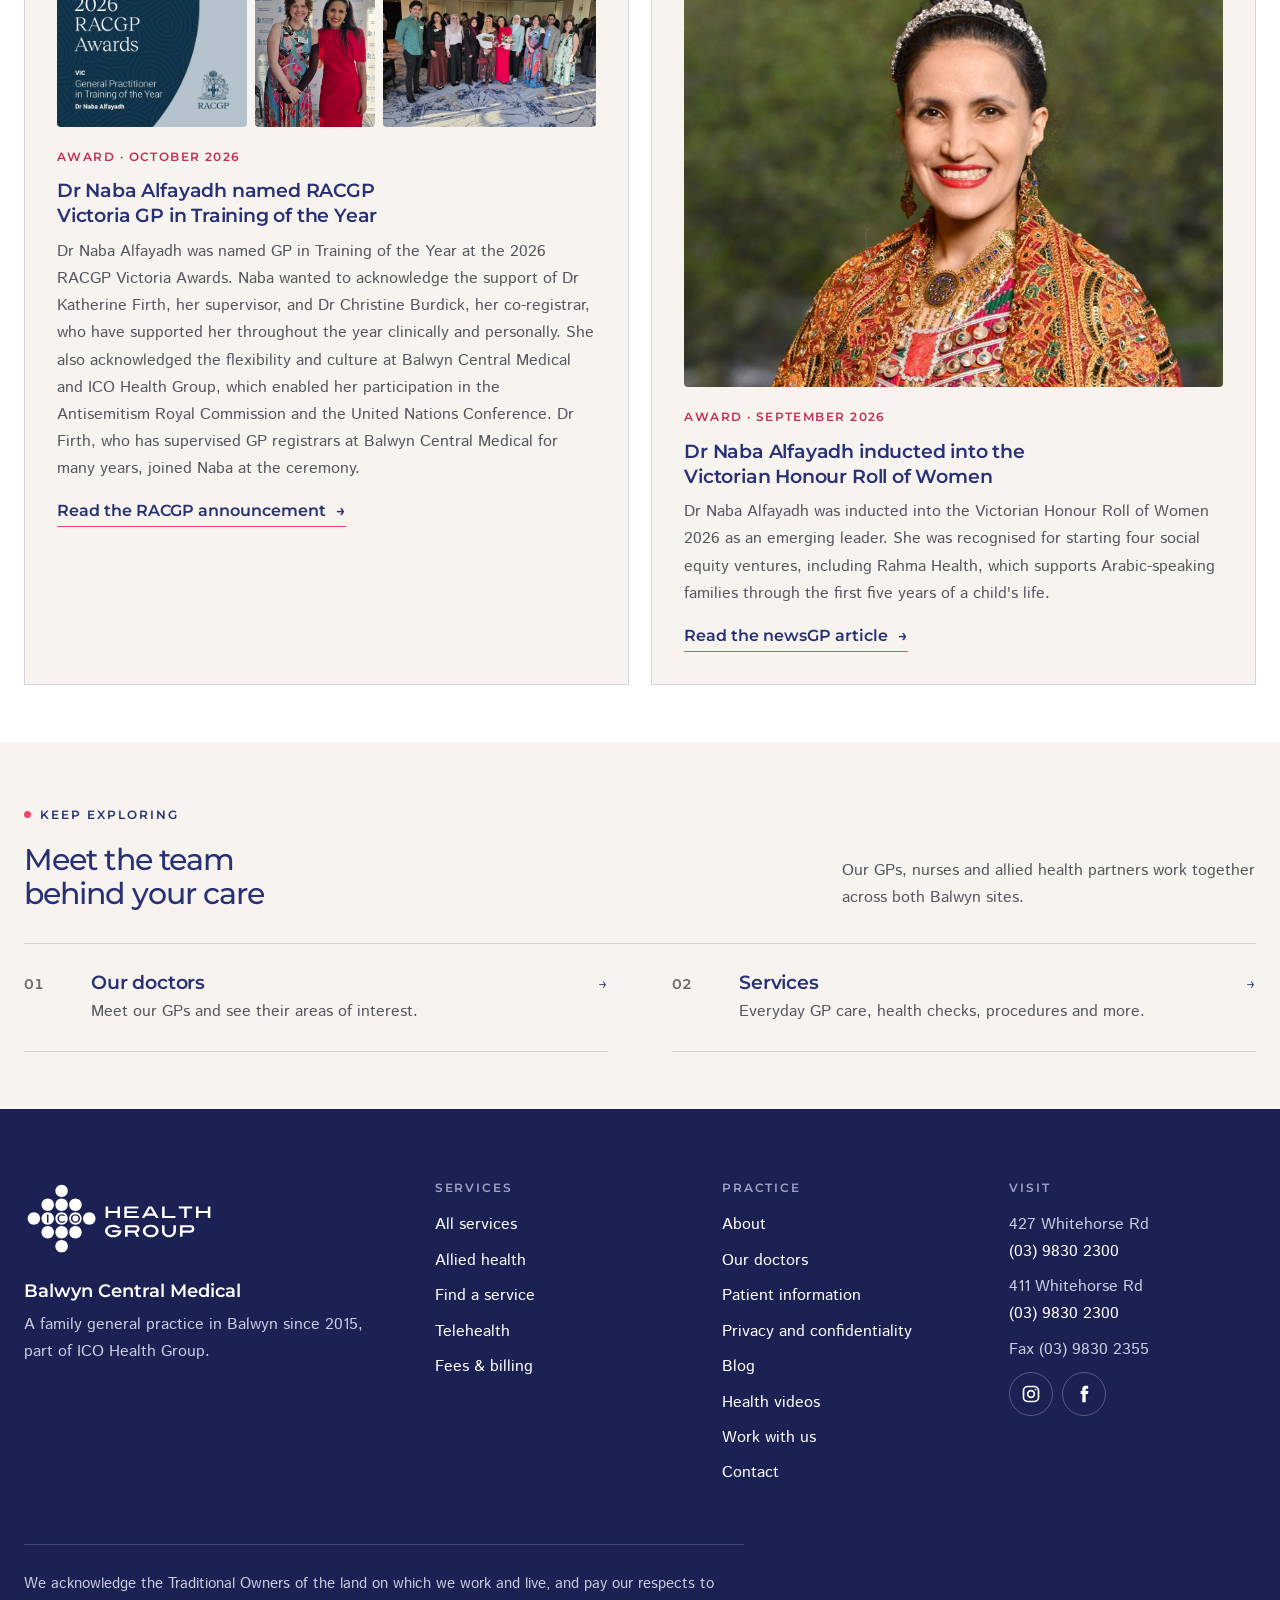
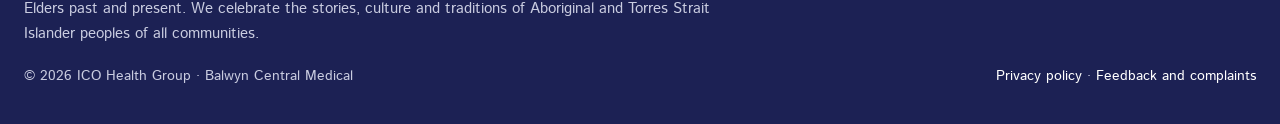
<file: about.html>
<!DOCTYPE html>
<html lang="en-AU">
<head>
<meta charset="UTF-8">
<meta name="viewport" content="width=device-width, initial-scale=1">
<meta name="theme-color" content="#F7F3EE">
<meta name="robots" content="noindex, nofollow">
<title>About the practice | Balwyn Central Medical</title>
<meta name="description" content="Balwyn Central Medical opened in 2015 and is a fully accredited family general practice on Whitehorse Road, part of ICO Health Group.">
<link rel="icon" href="images/brand/bmc-mark.svg" type="image/svg+xml">
<link rel="preconnect" href="https://fonts.googleapis.com">
<link rel="preconnect" href="https://fonts.gstatic.com" crossorigin>
<link href="https://fonts.googleapis.com/css2?family=Montserrat:wght@500;600;700&family=Istok+Web:wght@400;700&display=swap" rel="stylesheet">
<link rel="stylesheet" href="site.css">
</head>
<body>
<a class="skip-link" href="#main">Skip to main content</a>

<div class="util">
  <div class="wrap">
    <span><span class="hide-sm">427 &amp; 411 Whitehorse Rd, Balwyn<span class="sep" aria-hidden="true">|</span></span>Open 7 days at 427</span>
    <span><a class="otm hide-sm" href="https://onthemendgp.com.au/" target="_blank" rel="noopener">Patient Health Videos<span class="sr-only"> (opens in a new tab)</span></a><span class="sep hide-sm" aria-hidden="true">|</span><a href="tel:+61398302300">(03) 9830 2300</a></span>
  </div>
</div>

<header class="site">
  <div class="wrap nav">
    <a class="lockup" href="index.html">
      <img class="mark" src="images/brand/bmc-mark.svg" width="40" height="40" alt="">
      <span class="practice">Balwyn Central Medical</span>
    </a>
    <ul class="nav-links">
      <li class="has-drop"><a href="services.html">Services</a>
        <div class="drop"><div class="drop-col"><span class="drop-label">For your family</span><a href="services.html#gp">Everyday GP care</a><a href="services.html#svc-child">Babies &amp; children</a><a href="services.html#svc-womens">Women's health</a><a href="services.html#svc-mens">Men's health</a><a href="services.html#svc-health-assessment">Health assessments</a><a href="services.html#svc-chronic">Ongoing conditions</a><a href="services.html#svc-mental-health">Mental health</a><a href="services.html#skin">Skin checks</a></div>
        <div class="drop-col"><span class="drop-label">Under one roof</span><a href="services.html#nursing">Nursing</a><a href="services.html#pharmacy">Pharmacy</a><a href="services.html#pathology">Pathology</a><a href="allied-health.html">Allied health &amp; specialists</a><a href="services.html#procedures">Minor procedures</a><a href="services.html#afterhours">After hours</a></div></div></li>
      <li><a href="find-care.html">Find a service</a></li>
      <li><a href="doctors.html">Our doctors</a></li>
      <li><a href="telehealth.html">Telehealth</a></li>
      <li><a href="fees.html">Fees</a></li>
      <li class="has-drop"><a href="about.html" aria-current="page">About</a>
        <div class="drop small"><a href="about.html">About the practice</a><a href="patient-information.html">Patient information</a><a href="about.html#news">Practice news</a><a href="blog.html">Blog</a><a href="https://onthemendgp.com.au/" target="_blank" rel="noopener">Health videos<span class="sr-only"> (opens in a new tab)</span></a><a href="careers.html">Work with us</a><a href="contact.html">Contact</a></div></li>
    </ul>
    <div class="nav-cta">
      <a class="btn btn-primary" href="https://balwyncentralmedical.com.au/balwyn-central-medical-booking/">Book now</a>
      <button class="burger" id="burger" type="button" aria-label="Open menu" aria-expanded="false" aria-controls="mobileMenu"><span></span></button>
    </div>
  </div>
</header>

<div class="mm-overlay" id="mmOverlay"></div>
<div class="mobile-menu" id="mobileMenu" role="dialog" aria-modal="true" aria-label="Menu">
  <button class="mm-close" type="button" aria-label="Close menu">&times;</button>
  <nav>
    <a href="index.html">Home</a>
    <div class="mm-group"><button type="button" aria-expanded="false">Services<span aria-hidden="true">+</span></button><div class="mm-sub"><span class="mm-label">For your family</span><a href="services.html#gp">Everyday GP care</a><a href="services.html#svc-child">Babies &amp; children</a><a href="services.html#svc-womens">Women's health</a><a href="services.html#svc-mens">Men's health</a><a href="services.html#svc-health-assessment">Health assessments</a><a href="services.html#svc-chronic">Ongoing conditions</a><a href="services.html#svc-mental-health">Mental health</a><a href="services.html#skin">Skin checks</a><span class="mm-label">Under one roof</span><a href="services.html#nursing">Nursing</a><a href="services.html#pharmacy">Pharmacy</a><a href="services.html#pathology">Pathology</a><a href="allied-health.html">Allied health &amp; specialists</a><a href="services.html#procedures">Minor procedures</a><a href="services.html#afterhours">After hours</a></div></div>
    <a href="find-care.html">Find a service</a>
    <a href="doctors.html">Our doctors</a>
    <a href="telehealth.html">Telehealth</a>
    <a href="fees.html">Fees</a>
    <a href="about.html" aria-current="page">About</a>
    <a href="patient-information.html">Patient information</a>
    <a href="blog.html">Blog</a>
    <a href="https://onthemendgp.com.au/" target="_blank" rel="noopener">Health videos<span class="sr-only"> (opens in a new tab)</span></a>
    <a href="contact.html">Contact</a>
    <a class="btn btn-outline" href="telehealth.html">Book a telehealth consult</a>
    <a class="btn btn-primary" href="https://balwyncentralmedical.com.au/balwyn-central-medical-booking/">Book an appointment</a>
  </nav>
</div>

<main id="main" tabindex="-1">
  <!-- page head -->
  <section class="page-head split">
    <div class="wrap">
      <div>
        <nav class="crumbs" aria-label="Breadcrumb"><a href="index.html">Home</a><span class="sep" aria-hidden="true">/</span><span aria-current="page">About</span></nav>
        <span class="eyebrow">About the practice</span>
        <h1>A family practice in the heart of Balwyn</h1>
        <p class="lede">Since 2015 we've looked after Balwyn families on Whitehorse Road, with GPs, nurses, a pharmacy and pathology all in the one place.</p>
        <div class="actions">
          <a class="btn btn-primary" href="https://balwyncentralmedical.com.au/balwyn-central-medical-booking/">Book an appointment</a>
          <a class="btn btn-outline" href="telehealth.html">Telehealth consult</a>
        </div>
      </div>
      <img src="images/practice/bmc-108.jpg" srcset="images/practice/bmc-108-900.jpg 900w, images/practice/bmc-108.jpg 2000w" sizes="(max-width: 900px) 100vw, 50vw" width="2000" height="1417" fetchpriority="high" alt="The entrance to Balwyn Central Medical at 411 Whitehorse Rd">
    </div>
  </section>

  <!-- who we are -->
  <section class="section">
    <div class="wrap two-col">
      <div class="reveal">
        <span class="eyebrow">Who we are</span>
        <p class="lead-statement" style="margin-top:1.2rem">A local general practice, set up so more of your care can happen in one visit.</p>
      </div>
      <div class="prose reveal">
        <h2>Our practice</h2>
        <p>Balwyn Central Medical opened in 2015. We're a fully accredited general practice and part of ICO Health Group, and we care for people of every age, from newborns to grandparents.</p>
        <p>Across our two sites on Whitehorse Road you'll find comfortable waiting areas, private consultation and treatment rooms, and registered nurses on site whenever we're open. Priceline Pharmacy Balwyn and Dorevitch pathology collection are in the same building, so you can see your GP, fill a script and have tests done without a second trip.</p>
        <ul class="ticklist">
          <li><b>Fully accredited</b><span>General practice since 2015</span></li>
          <li><b>Bulk billing</b><span>Concession cardholders and children 15 and under, weekdays</span></li>
          <li><b>Two sites</b><span>427 and 411 Whitehorse Rd, Balwyn</span></li>
        </ul>
      </div>
    </div>
  </section>

  <!-- nurses -->
  <section class="section paper">
    <div class="wrap feature">
      <figure class="feature-media reveal" style="margin:0">
        <img src="images/practice/bmc-324.jpg" srcset="images/practice/bmc-324-900.jpg 900w, images/practice/bmc-324.jpg 2000w" sizes="(max-width: 900px) 100vw, 50vw" width="2000" height="1333" loading="lazy" alt="Practice nurses at work in the Balwyn Central Medical treatment room">
        <figcaption>Our treatment room, where nurses and GPs work side by side.</figcaption>
      </figure>
      <div class="reveal">
        <span class="eyebrow">Nursing</span>
        <h2>Registered nurses, always on site</h2>
        <p>Our nurses work alongside your GP every day. They help with immunisations, health assessments, care plans, dressings and procedures in the treatment room, and they're often the friendly face who follows up after your visit.</p>
        <p style="margin-top:1.8rem"><a class="arrow-link" href="services.html">See our services <span aria-hidden="true">→</span></a></p>
      </div>
    </div>
  </section>

  <!-- how we operate -->
  <section class="section">
    <div class="wrap">
      <div class="sec-head reveal">
        <div><span class="eyebrow">How we operate</span><h2>Simple, coordinated care</h2></div>
        <p>Booking, records and results, handled simply, so you can focus on feeling better.</p>
      </div>
      <div class="cards">
        <div class="card reveal">
          <span class="k">Booking</span>
          <h3>Online or with reception</h3>
          <p>Book any appointment through our online booking system, or call our reception team and they'll find a time that suits.</p>
          <a class="arrow-link" href="https://balwyncentralmedical.com.au/balwyn-central-medical-booking/">Book online <span aria-hidden="true">→</span></a>
        </div>
        <div class="card reveal">
          <span class="k">New patients</span>
          <h3>New patients welcome</h3>
          <p>New to the practice? We can arrange for your medical records to be transferred from your previous doctor, so your history comes with you.</p>
          <a class="arrow-link" href="fees.html#forms">New patient forms <span aria-hidden="true">→</span></a>
        </div>
        <div class="card reveal">
          <span class="k">When you can't come in</span>
          <h3>Telehealth and after hours</h3>
          <p>See your doctor by phone or video when coming in isn't practical. After hours, home visits for existing patients are available through 13SICK on 13 74 25. In an emergency, always call 000.</p>
          <a class="arrow-link" href="telehealth.html">About telehealth <span aria-hidden="true">→</span></a>
        </div>
      </div>
    </div>
  </section>

  <!-- vision mission values -->
  <section class="section sand">
    <div class="wrap">
      <div class="sec-head reveal">
        <div><span class="eyebrow">What guides us</span><h2>Vision, mission and values</h2></div>
      </div>
      <div class="cards">
        <div class="card reveal"><span class="k">Our vision</span><h3>A trusted local practice</h3><p>To be a trusted local practice for Balwyn families.</p></div>
        <div class="card reveal"><span class="k">Our mission</span><h3>Care for the whole person</h3><p>To support the health and wellbeing of the whole person, with care that is accessible and centred on each patient.</p></div>
        <div class="card reveal"><span class="k">Our values</span><h3>What we hold to</h3><p>Careful clinical care. Kind, inclusive and ethical treatment. Teamwork. Continuity you can rely on.</p></div>
      </div>
    </div>
  </section>

  <!-- practice news (entries come from NEWS in data.js) -->
  <section class="section paper" id="news">
    <div class="wrap">
      <div class="sec-head reveal">
        <div><span class="eyebrow">Practice news</span><h2>Awards, community and culture</h2></div>
        <p>Recognition for our team, the community work we're part of, and other news from the practice.</p>
      </div>
      <div class="news-list" id="newsList"></div>
    </div>
  </section>

  <!-- next -->
  <section class="section">
    <div class="wrap">
      <div class="sec-head reveal">
        <div><span class="eyebrow">Keep exploring</span><h2>Meet the team behind your care</h2></div>
        <p>Our GPs, nurses and allied health partners work together across both Balwyn sites.</p>
      </div>
      <div class="care reveal">
        <a href="doctors.html"><span class="num">01</span><div><h3>Our doctors</h3><p>Meet our GPs and see their areas of interest.</p></div><span class="go" aria-hidden="true">→</span></a>
        <a href="services.html"><span class="num">02</span><div><h3>Services</h3><p>Everyday GP care, health checks, procedures and more.</p></div><span class="go" aria-hidden="true">→</span></a>
      </div>
    </div>
  </section>
</main>

<footer class="site">
  <div class="wrap">
    <div class="foot">
      <div>
        <img class="ico-white" src="images/brand/ico-logo-horizontal-white.svg" width="190" height="75" alt="ICO Health Group">
        <p class="practice">Balwyn Central Medical</p>
        <p>A family general practice in Balwyn since 2015, part of ICO Health Group.</p>
      </div>
      <div><h2>Services</h2><nav aria-label="Services"><a href="services.html">All services</a><a href="allied-health.html">Allied health</a><a href="find-care.html">Find a service</a><a href="telehealth.html">Telehealth</a><a href="fees.html">Fees &amp; billing</a></nav></div>
      <div><h2>Practice</h2><nav aria-label="Practice"><a href="about.html">About</a><a href="doctors.html">Our doctors</a><a href="patient-information.html">Patient information</a><a href="privacy.html">Privacy and confidentiality</a><a href="blog.html">Blog</a><a href="https://onthemendgp.com.au/" target="_blank" rel="noopener">Health videos<span class="sr-only"> (opens in a new tab)</span></a><a href="careers.html">Work with us</a><a href="contact.html">Contact</a></nav></div>
      <div><h2>Visit</h2><p>427 Whitehorse Rd<br><a href="tel:+61398302300">(03) 9830 2300</a></p><p>411 Whitehorse Rd<br><a href="tel:+61398302300">(03) 9830 2300</a></p><p>Fax (03) 9830 2355</p><p class="social"><a href="https://www.instagram.com/balwyncentralmedical/" target="_blank" rel="noopener" aria-label="Balwyn Central Medical on Instagram (opens in a new tab)"><svg aria-hidden="true" focusable="false" width="20" height="20" viewBox="0 0 24 24" fill="none" stroke="currentColor" stroke-width="2"><rect x="3" y="3" width="18" height="18" rx="5"/><circle cx="12" cy="12" r="4"/><circle cx="17.5" cy="6.5" r="1" fill="currentColor" stroke="none"/></svg></a><a href="https://www.facebook.com/BalwynCentralMedical" target="_blank" rel="noopener" aria-label="Balwyn Central Medical on Facebook (opens in a new tab)"><svg aria-hidden="true" focusable="false" width="20" height="20" viewBox="0 0 24 24" fill="currentColor"><path d="M14 8.5V6.8c0-.8.5-1 .9-1H17V2.2L14 2.2c-3.3 0-4 2.4-4 4v2.3H8V12h2v10h4V12h2.8l.4-3.5H14z"/></svg></a></p></div>
    </div>
    <p class="ack">We acknowledge the Traditional Owners of the land on which we work and live, and pay our respects to Elders past and present. We celebrate the stories, culture and traditions of Aboriginal and Torres Strait Islander peoples of all communities.</p>
    <div class="foot-bottom"><span>© 2026 ICO Health Group · Balwyn Central Medical</span><span><a href="privacy.html">Privacy policy</a> · <a href="patient-information.html#feedback">Feedback and complaints</a></span></div>
  </div>
</footer>


<script src="data.js"></script>
<script src="main.js"></script>
<script>
/* practice news, rendered from NEWS in data.js; the section hides itself when there is nothing to show */
(function(){
  var list = document.getElementById("newsList");
  if(!list || typeof NEWS === "undefined") return;
  if(!NEWS.length){ document.getElementById("news").hidden = true; return; }
  list.innerHTML = NEWS.map(function(n){
    return "<article class=\"news-item reveal\">" +
      (n.images && n.images.length ? "<div class=\"news-gallery" + (n.images.length === 1 ? " single" : "") + "\">" + n.images.map(function(im){
        return "<a href=\"" + im.src + "\" target=\"_blank\" rel=\"noopener\" style=\"flex:" + (im.w / im.h).toFixed(3) + "\"><img src=\"" + im.src + "\" width=\"" + im.w + "\" height=\"" + im.h + "\" alt=\"" + im.alt + "\" loading=\"lazy\"><span class=\"sr-only\"> (opens full size in a new tab)</span></a>";
      }).join("") + "</div>" : "") +
      "<div><span class=\"k\">" + n.tag + " · " + n.date + "</span><h3>" + n.title + "</h3><p>" + n.text + "</p>" +
        (n.link ? "<p style=\"margin-top:1rem\"><a class=\"arrow-link\" href=\"" + n.link + "\" target=\"_blank\" rel=\"noopener\">" + (n.linkText || "Read more") + " <span aria-hidden=\"true\">→</span><span class=\"sr-only\"> (opens in a new tab)</span></a></p>" : "") + "</div>" +
    "</article>";
  }).join("");
  if(window.observeReveals) window.observeReveals(list);
})();
</script>
</body>
</html>
</file>
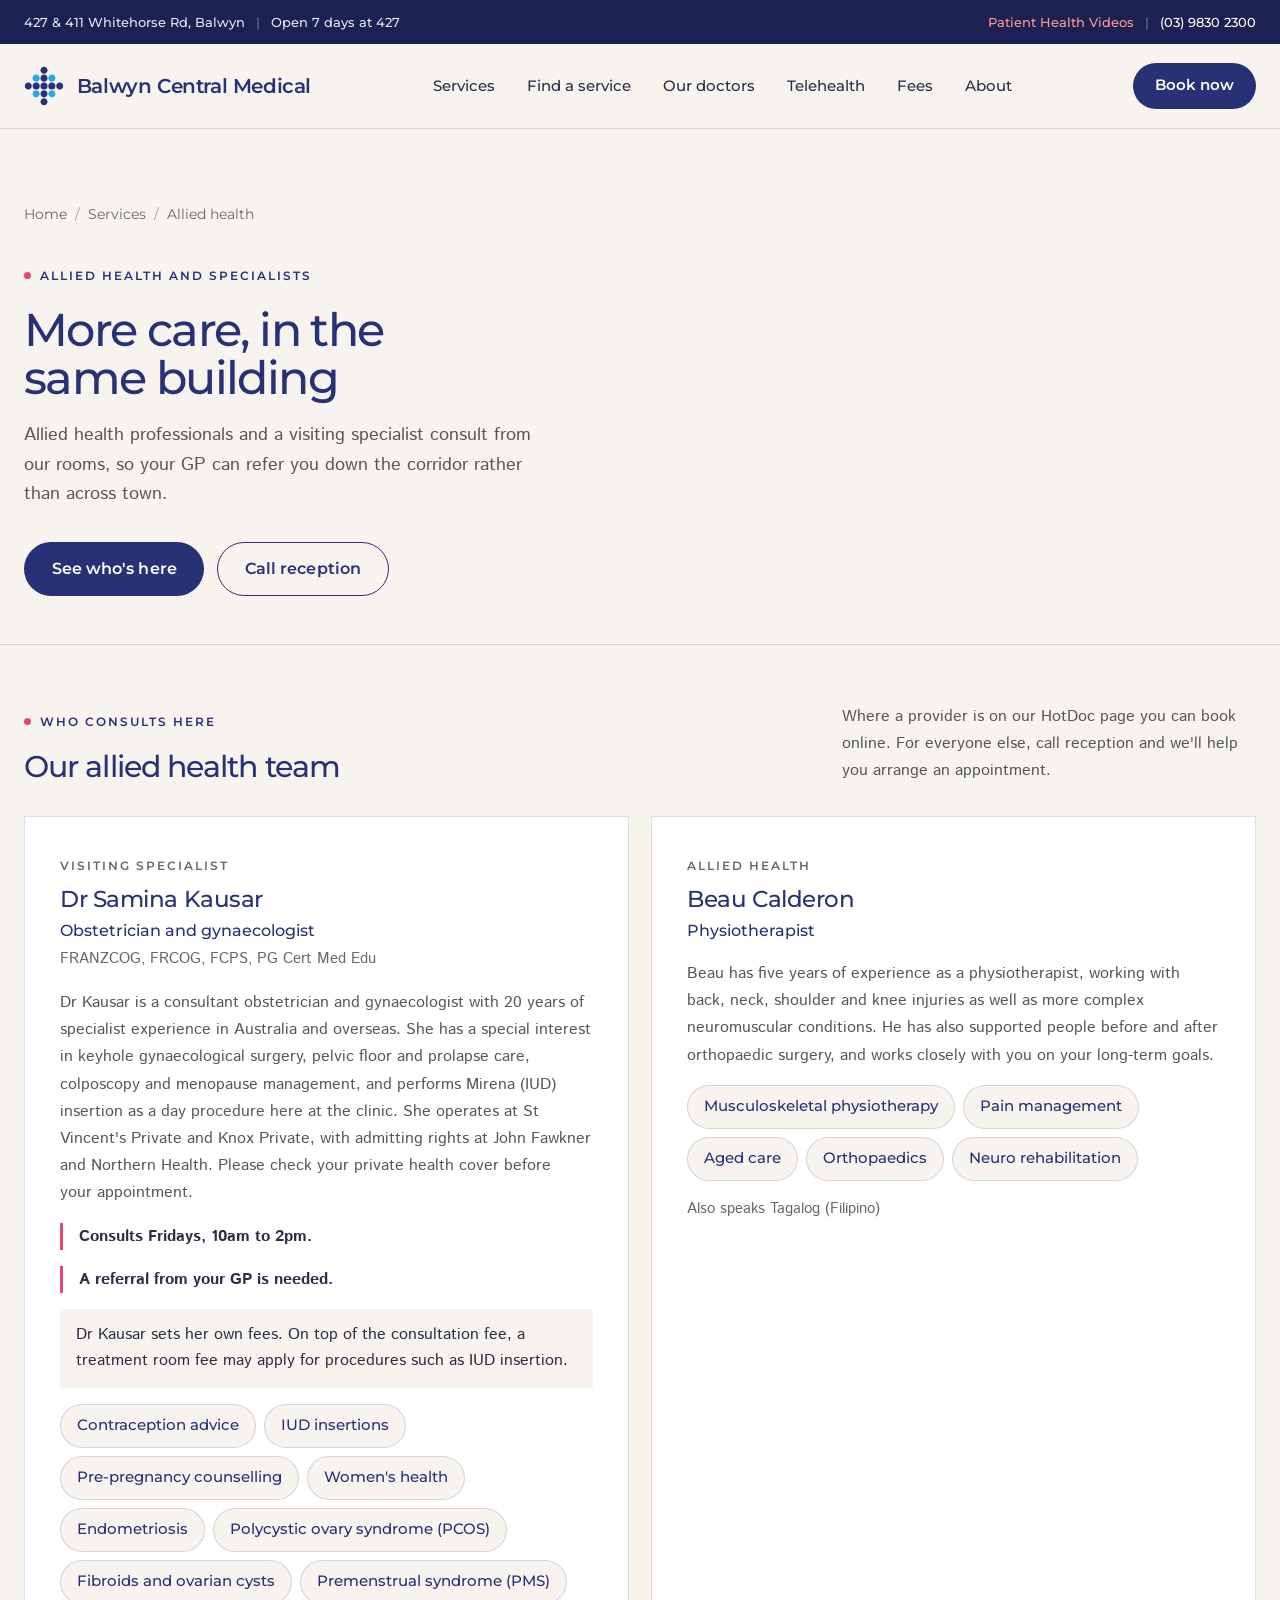
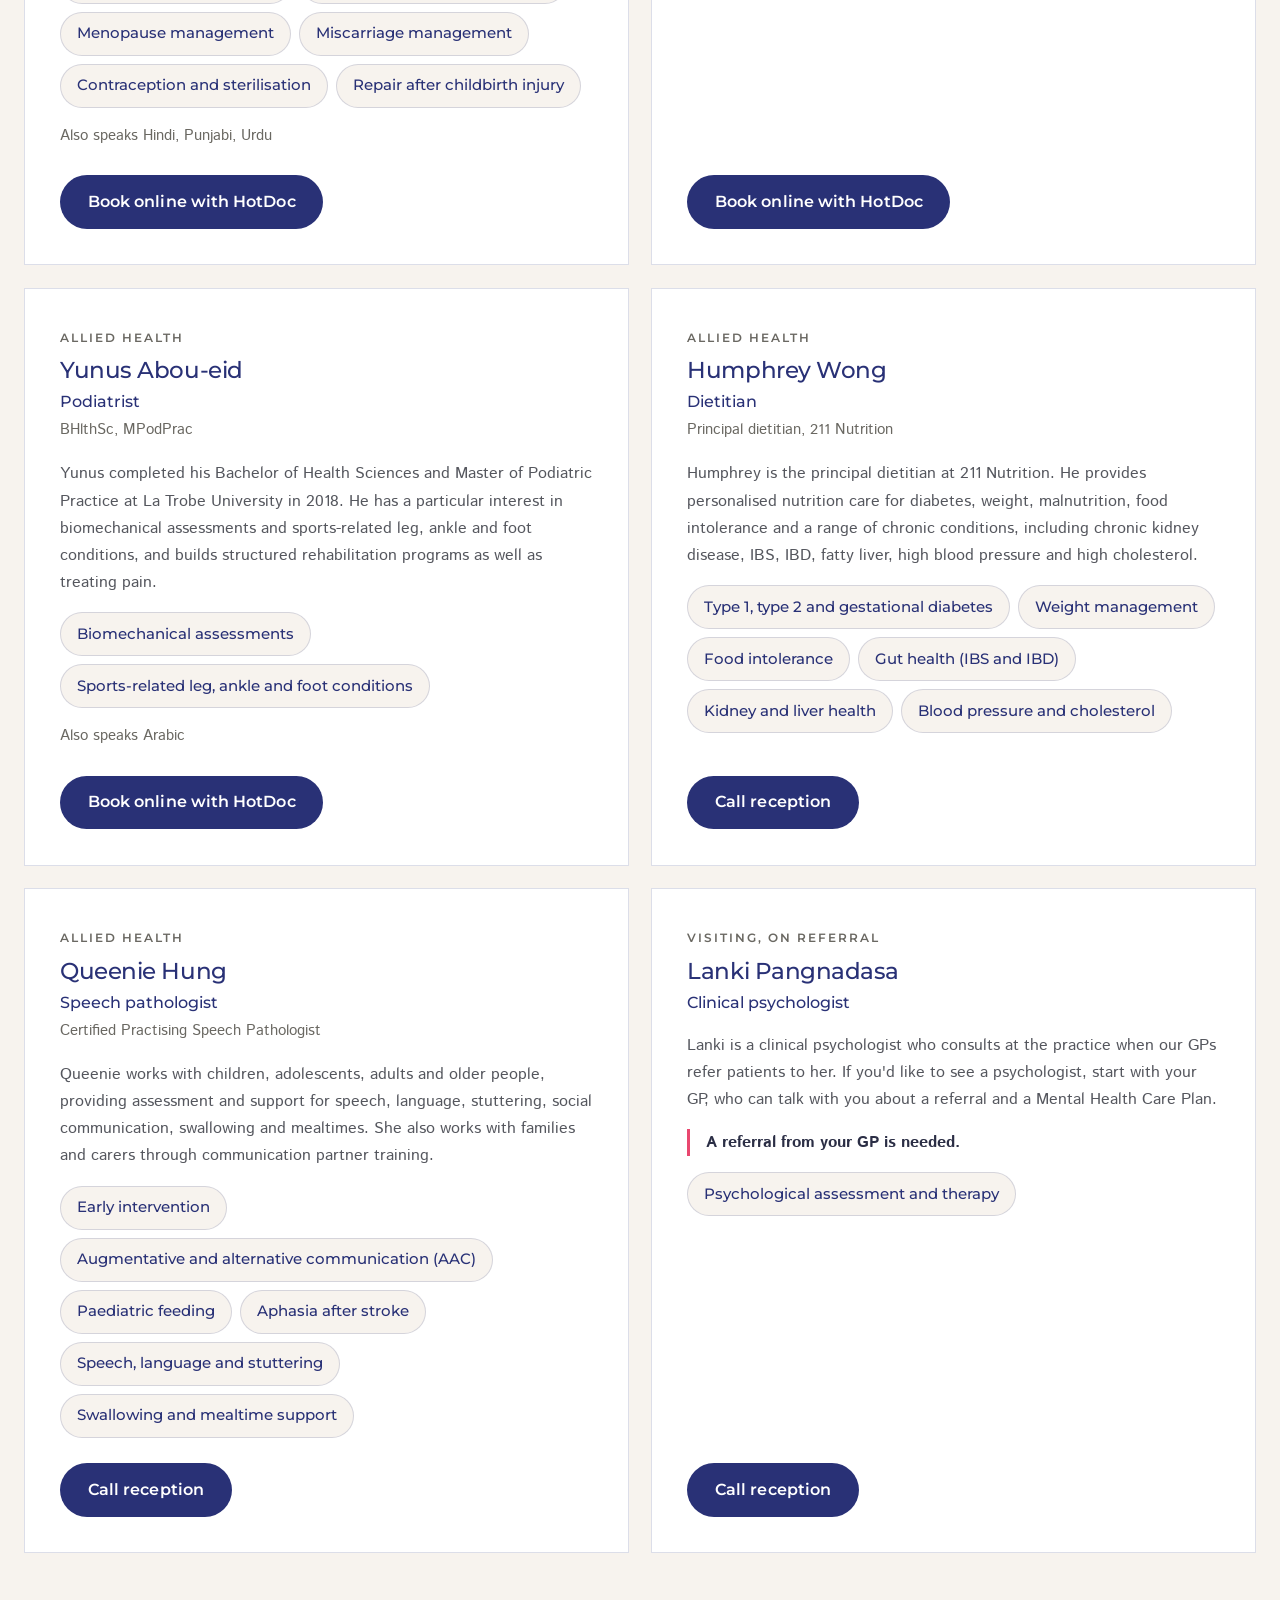
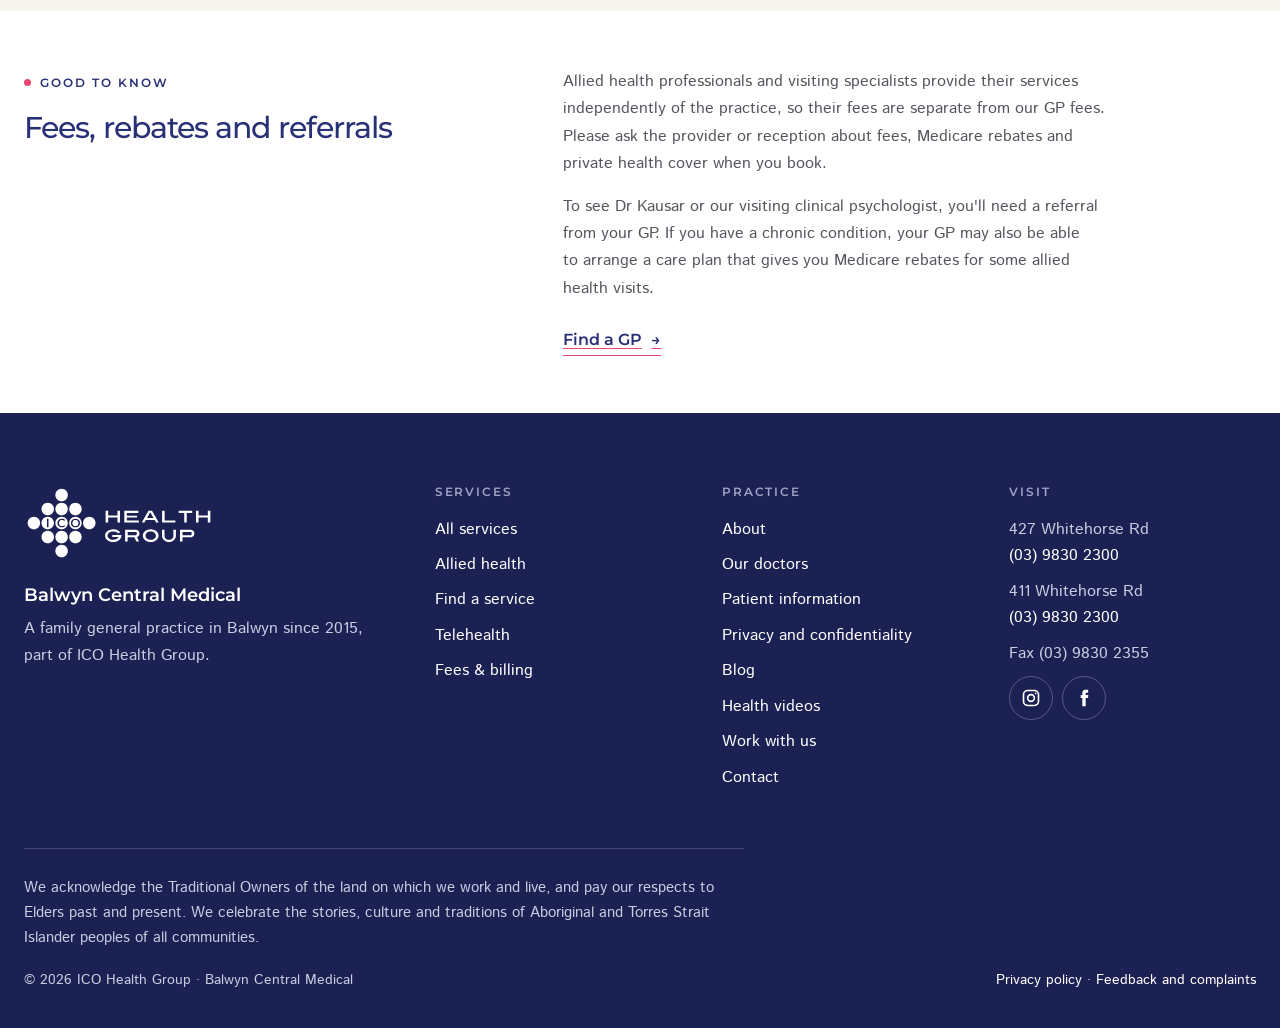
<file: allied-health.html>
<!DOCTYPE html>
<html lang="en-AU">
<head>
<meta charset="UTF-8">
<meta name="viewport" content="width=device-width, initial-scale=1">
<meta name="theme-color" content="#F7F3EE">
<meta name="robots" content="noindex, nofollow">
<title>Allied health and specialists | Balwyn Central Medical</title>
<meta name="description" content="Physiotherapy, podiatry, dietetics, speech pathology, clinical psychology and a visiting obstetrician and gynaecologist at Balwyn Central Medical, with online booking for providers on HotDoc.">
<link rel="icon" href="images/brand/bmc-mark.svg" type="image/svg+xml">
<link rel="preconnect" href="https://fonts.googleapis.com">
<link rel="preconnect" href="https://fonts.gstatic.com" crossorigin>
<link href="https://fonts.googleapis.com/css2?family=Montserrat:wght@500;600;700&family=Istok+Web:wght@400;700&display=swap" rel="stylesheet">
<link rel="stylesheet" href="site.css">
</head>
<body>
<a class="skip-link" href="#main">Skip to main content</a>

<div class="util">
  <div class="wrap">
    <span><span class="hide-sm">427 &amp; 411 Whitehorse Rd, Balwyn<span class="sep" aria-hidden="true">|</span></span>Open 7 days at 427</span>
    <span><a class="otm hide-sm" href="https://onthemendgp.com.au/" target="_blank" rel="noopener">Patient Health Videos<span class="sr-only"> (opens in a new tab)</span></a><span class="sep hide-sm" aria-hidden="true">|</span><a href="tel:+61398302300">(03) 9830 2300</a></span>
  </div>
</div>

<header class="site">
  <div class="wrap nav">
    <a class="lockup" href="index.html">
      <img class="mark" src="images/brand/bmc-mark.svg" width="40" height="40" alt="">
      <span class="practice">Balwyn Central Medical</span>
    </a>
    <ul class="nav-links">
      <li class="has-drop"><a href="services.html">Services</a>
        <div class="drop"><div class="drop-col"><span class="drop-label">For your family</span><a href="services.html#gp">Everyday GP care</a><a href="services.html#svc-child">Babies &amp; children</a><a href="services.html#svc-womens">Women's health</a><a href="services.html#svc-mens">Men's health</a><a href="services.html#svc-health-assessment">Health assessments</a><a href="services.html#svc-chronic">Ongoing conditions</a><a href="services.html#svc-mental-health">Mental health</a><a href="services.html#skin">Skin checks</a></div>
        <div class="drop-col"><span class="drop-label">Under one roof</span><a href="services.html#nursing">Nursing</a><a href="services.html#pharmacy">Pharmacy</a><a href="services.html#pathology">Pathology</a><a href="allied-health.html">Allied health &amp; specialists</a><a href="services.html#procedures">Minor procedures</a><a href="services.html#afterhours">After hours</a></div></div></li>
      <li><a href="find-care.html">Find a service</a></li>
      <li><a href="doctors.html">Our doctors</a></li>
      <li><a href="telehealth.html">Telehealth</a></li>
      <li><a href="fees.html">Fees</a></li>
      <li class="has-drop"><a href="about.html">About</a>
        <div class="drop small"><a href="about.html">About the practice</a><a href="patient-information.html">Patient information</a><a href="about.html#news">Practice news</a><a href="blog.html">Blog</a><a href="https://onthemendgp.com.au/" target="_blank" rel="noopener">Health videos<span class="sr-only"> (opens in a new tab)</span></a><a href="careers.html">Work with us</a><a href="contact.html">Contact</a></div></li>
    </ul>
    <div class="nav-cta">
      <a class="btn btn-primary" href="https://balwyncentralmedical.com.au/balwyn-central-medical-booking/">Book now</a>
      <button class="burger" id="burger" type="button" aria-label="Open menu" aria-expanded="false" aria-controls="mobileMenu"><span></span></button>
    </div>
  </div>
</header>

<div class="mm-overlay" id="mmOverlay"></div>
<div class="mobile-menu" id="mobileMenu" role="dialog" aria-modal="true" aria-label="Menu">
  <button class="mm-close" type="button" aria-label="Close menu">&times;</button>
  <nav>
    <a href="index.html">Home</a>
    <div class="mm-group"><button type="button" aria-expanded="false">Services<span aria-hidden="true">+</span></button><div class="mm-sub"><span class="mm-label">For your family</span><a href="services.html#gp">Everyday GP care</a><a href="services.html#svc-child">Babies &amp; children</a><a href="services.html#svc-womens">Women's health</a><a href="services.html#svc-mens">Men's health</a><a href="services.html#svc-health-assessment">Health assessments</a><a href="services.html#svc-chronic">Ongoing conditions</a><a href="services.html#svc-mental-health">Mental health</a><a href="services.html#skin">Skin checks</a><span class="mm-label">Under one roof</span><a href="services.html#nursing">Nursing</a><a href="services.html#pharmacy">Pharmacy</a><a href="services.html#pathology">Pathology</a><a href="allied-health.html">Allied health &amp; specialists</a><a href="services.html#procedures">Minor procedures</a><a href="services.html#afterhours">After hours</a></div></div>
    <a href="find-care.html">Find a service</a>
    <a href="doctors.html">Our doctors</a>
    <a href="telehealth.html">Telehealth</a>
    <a href="fees.html">Fees</a>
    <a href="about.html">About</a>
    <a href="patient-information.html">Patient information</a>
    <a href="blog.html">Blog</a>
    <a href="https://onthemendgp.com.au/" target="_blank" rel="noopener">Health videos<span class="sr-only"> (opens in a new tab)</span></a>
    <a href="contact.html">Contact</a>
    <a class="btn btn-outline" href="telehealth.html">Book a telehealth consult</a>
    <a class="btn btn-primary" href="https://balwyncentralmedical.com.au/balwyn-central-medical-booking/">Book an appointment</a>
  </nav>
</div>

<main id="main" tabindex="-1">
  <section class="page-head">
    <div class="wrap">
      <p class="crumbs"><a href="index.html">Home</a><span class="sep" aria-hidden="true">/</span><a href="services.html">Services</a><span class="sep" aria-hidden="true">/</span>Allied health</p>
      <span class="eyebrow">Allied health and specialists</span>
      <h1>More care, in the same building</h1>
      <p class="lede">Allied health professionals and a visiting specialist consult from our rooms, so your GP can refer you down the corridor rather than across town.</p>
      <div class="actions">
        <a class="btn btn-primary" href="#providers">See who's here</a>
        <a class="btn btn-outline" href="tel:+61398302300">Call reception</a>
      </div>
    </div>
  </section>

  <section class="section" id="providers">
    <div class="wrap">
      <div class="sec-head reveal">
        <div><span class="eyebrow">Who consults here</span><h2>Our allied health team</h2></div>
        <p>Where a provider is on our HotDoc page you can book online. For everyone else, call reception and we'll help you arrange an appointment.</p>
      </div>
      <div class="allied-list" id="alliedList"></div>
    </div>
  </section>

  <section class="section paper">
    <div class="wrap two-col">
      <div class="reveal">
        <span class="eyebrow">Good to know</span>
        <h2 style="margin-top:1rem">Fees, rebates and referrals</h2>
      </div>
      <div class="prose reveal">
        <p>Allied health professionals and visiting specialists provide their services independently of the practice, so their fees are separate from our GP fees. Please ask the provider or reception about fees, Medicare rebates and private health cover when you book.</p>
        <p>To see Dr Kausar or our visiting clinical psychologist, you'll need a referral from your GP. If you have a chronic condition, your GP may also be able to arrange a care plan that gives you Medicare rebates for some allied health visits.</p>
        <p style="margin-top:1.6rem"><a class="arrow-link" href="doctors.html">Find a GP <span aria-hidden="true">→</span></a></p>
      </div>
    </div>
  </section>
</main>

<footer class="site">
  <div class="wrap">
    <div class="foot">
      <div>
        <img class="ico-white" src="images/brand/ico-logo-horizontal-white.svg" width="190" height="75" alt="ICO Health Group">
        <p class="practice">Balwyn Central Medical</p>
        <p>A family general practice in Balwyn since 2015, part of ICO Health Group.</p>
      </div>
      <div><h2>Services</h2><nav aria-label="Services"><a href="services.html">All services</a><a href="allied-health.html">Allied health</a><a href="find-care.html">Find a service</a><a href="telehealth.html">Telehealth</a><a href="fees.html">Fees &amp; billing</a></nav></div>
      <div><h2>Practice</h2><nav aria-label="Practice"><a href="about.html">About</a><a href="doctors.html">Our doctors</a><a href="patient-information.html">Patient information</a><a href="privacy.html">Privacy and confidentiality</a><a href="blog.html">Blog</a><a href="https://onthemendgp.com.au/" target="_blank" rel="noopener">Health videos<span class="sr-only"> (opens in a new tab)</span></a><a href="careers.html">Work with us</a><a href="contact.html">Contact</a></nav></div>
      <div><h2>Visit</h2><p>427 Whitehorse Rd<br><a href="tel:+61398302300">(03) 9830 2300</a></p><p>411 Whitehorse Rd<br><a href="tel:+61398302300">(03) 9830 2300</a></p><p>Fax (03) 9830 2355</p><p class="social"><a href="https://www.instagram.com/balwyncentralmedical/" target="_blank" rel="noopener" aria-label="Balwyn Central Medical on Instagram (opens in a new tab)"><svg aria-hidden="true" focusable="false" width="20" height="20" viewBox="0 0 24 24" fill="none" stroke="currentColor" stroke-width="2"><rect x="3" y="3" width="18" height="18" rx="5"/><circle cx="12" cy="12" r="4"/><circle cx="17.5" cy="6.5" r="1" fill="currentColor" stroke="none"/></svg></a><a href="https://www.facebook.com/BalwynCentralMedical" target="_blank" rel="noopener" aria-label="Balwyn Central Medical on Facebook (opens in a new tab)"><svg aria-hidden="true" focusable="false" width="20" height="20" viewBox="0 0 24 24" fill="currentColor"><path d="M14 8.5V6.8c0-.8.5-1 .9-1H17V2.2L14 2.2c-3.3 0-4 2.4-4 4v2.3H8V12h2v10h4V12h2.8l.4-3.5H14z"/></svg></a></p></div>
    </div>
    <p class="ack">We acknowledge the Traditional Owners of the land on which we work and live, and pay our respects to Elders past and present. We celebrate the stories, culture and traditions of Aboriginal and Torres Strait Islander peoples of all communities.</p>
    <div class="foot-bottom"><span>© 2026 ICO Health Group · Balwyn Central Medical</span><span><a href="privacy.html">Privacy policy</a> · <a href="patient-information.html#feedback">Feedback and complaints</a></span></div>
  </div>
</footer>


<script src="data.js"></script>
<script src="main.js"></script>
<script>
/* allied health cards from data.js (ALLIED) */
(function(){
  var list = document.getElementById('alliedList');
  if(!list || typeof ALLIED === 'undefined') return;
  list.innerHTML = ALLIED.map(function(a){
    var book = a.hotdoc
      ? '<a class="btn btn-primary" href="' + a.hotdoc + '" target="_blank" rel="noopener">Book online with HotDoc<span class="sr-only"> (opens in a new tab, ' + a.name + ')</span></a>'
      : '<a class="btn btn-primary" href="tel:+61398302300">Call reception<span class="sr-only"> to book with ' + a.name + '</span></a>';
    return '<article class="allied-card reveal" id="' + a.id + '">' +
      '<div class="allied-top">' +
        '<span class="k">' + a.kind + '</span>' +
        '<h3>' + a.name + '</h3>' +
        '<p class="allied-role">' + a.role + (a.quals ? '<span>' + a.quals + '</span>' : '') + '</p>' +
      '</div>' +
      '<p class="allied-bio">' + a.bio + '</p>' +
      (a.sessions ? '<p class="allied-ref">Consults ' + a.sessions + '.</p>' : '') +
      (a.referral ? '<p class="allied-ref">A referral from your GP is needed.</p>' : '') +
      (a.feeNote ? '<p class="allied-fee">' + a.feeNote + '</p>' : '') +
      '<div class="fc-doclist">' + a.interests.map(function(i){ return '<span class="fc-docpill">' + i + '</span>'; }).join('') + '</div>' +
      (a.languages && a.languages.length ? '<p class="allied-lang">Also speaks ' + a.languages.join(', ') + '</p>' : '') +
      '<div class="allied-actions">' + book + '</div>' +
    '</article>';
  }).join('');
  if(window.observeReveals) window.observeReveals(list);
  if(location.hash){ var t = document.getElementById(location.hash.slice(1)); if(t) t.scrollIntoView({block:'start'}); }
})();
</script>
</body>
</html>
</file>
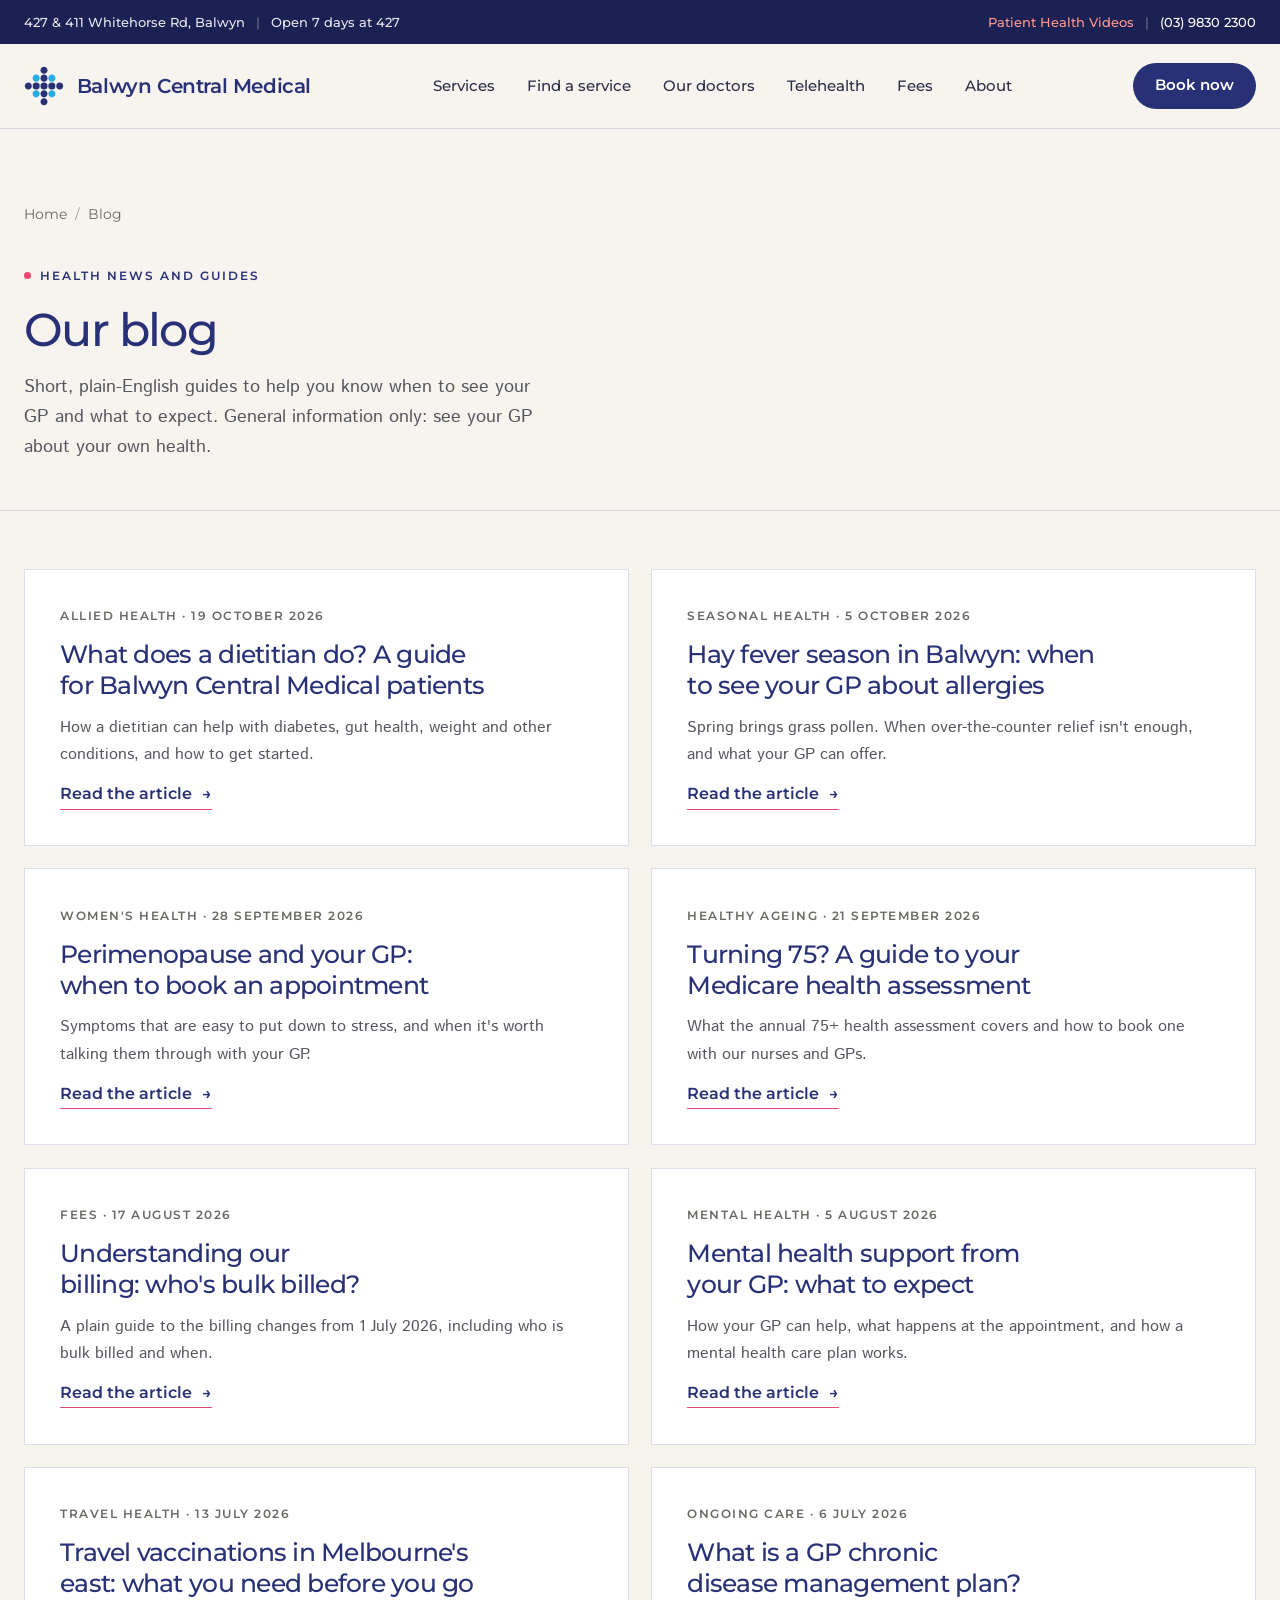
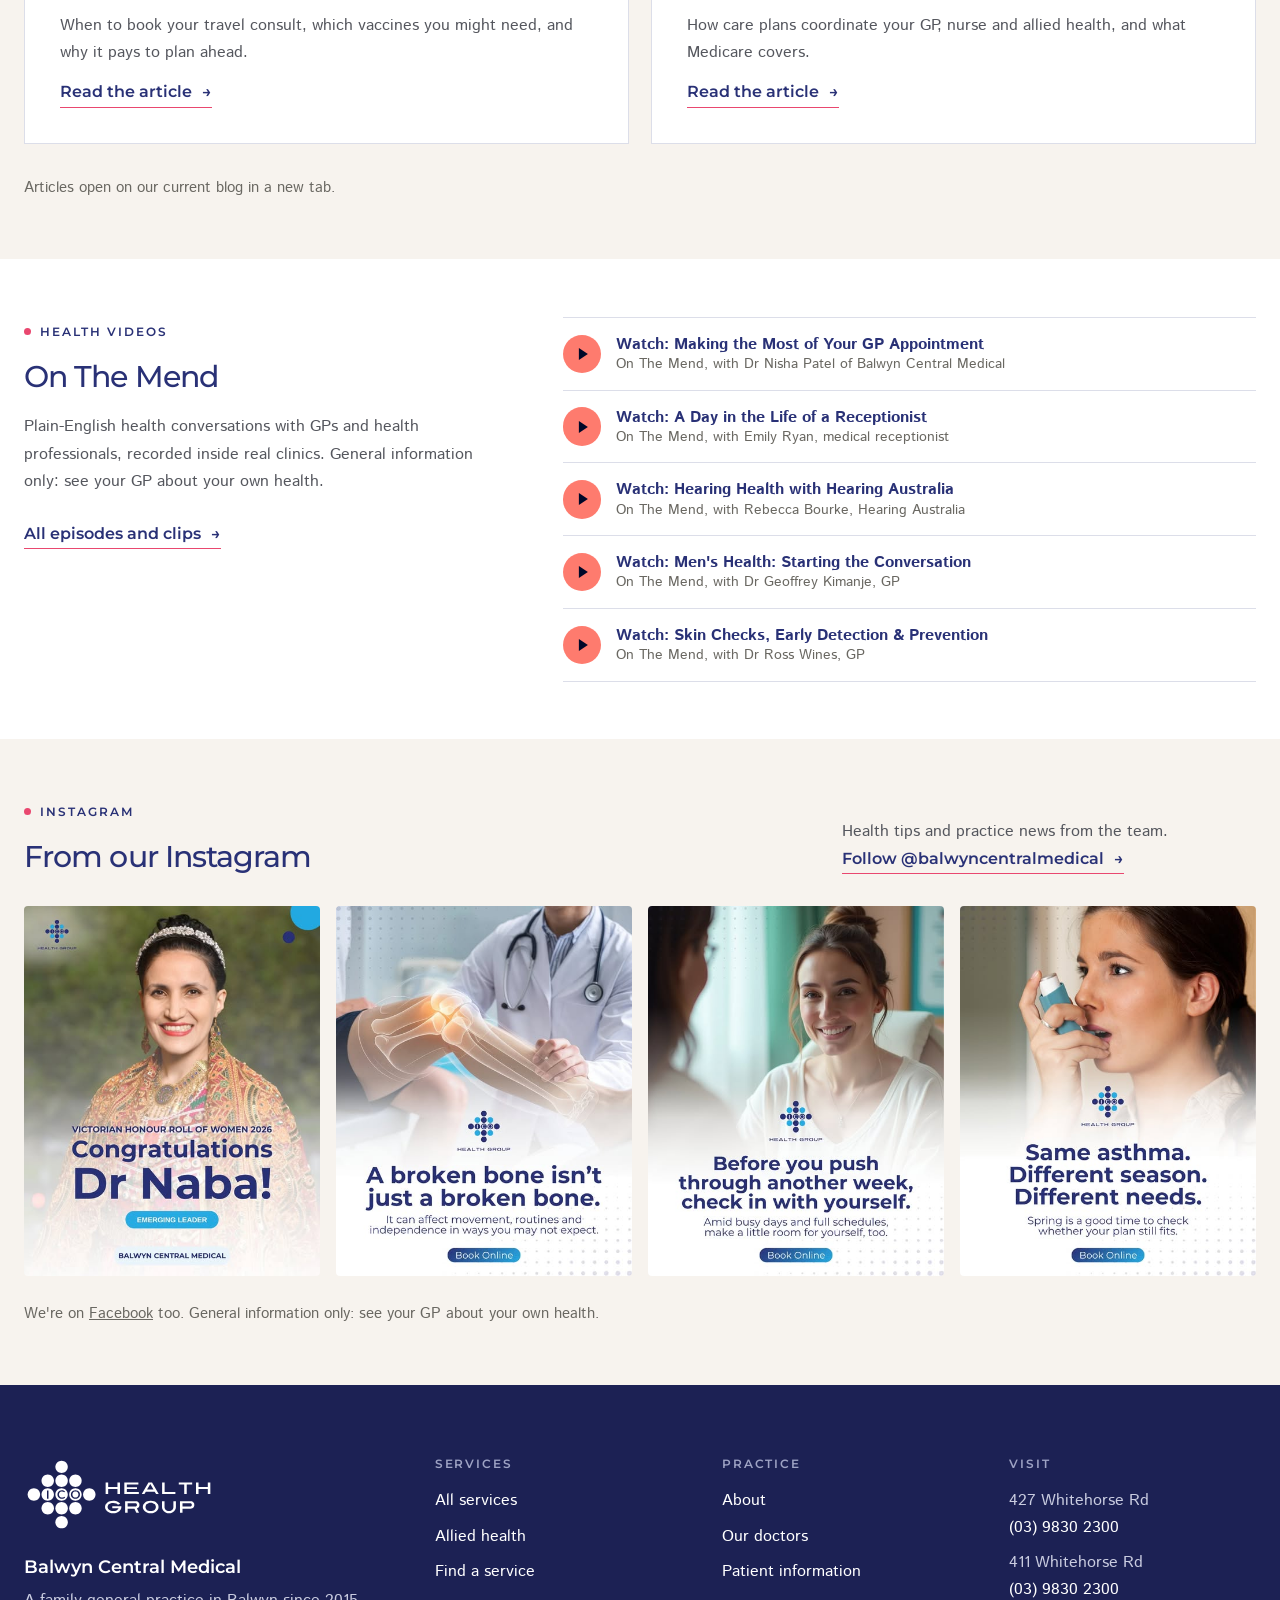
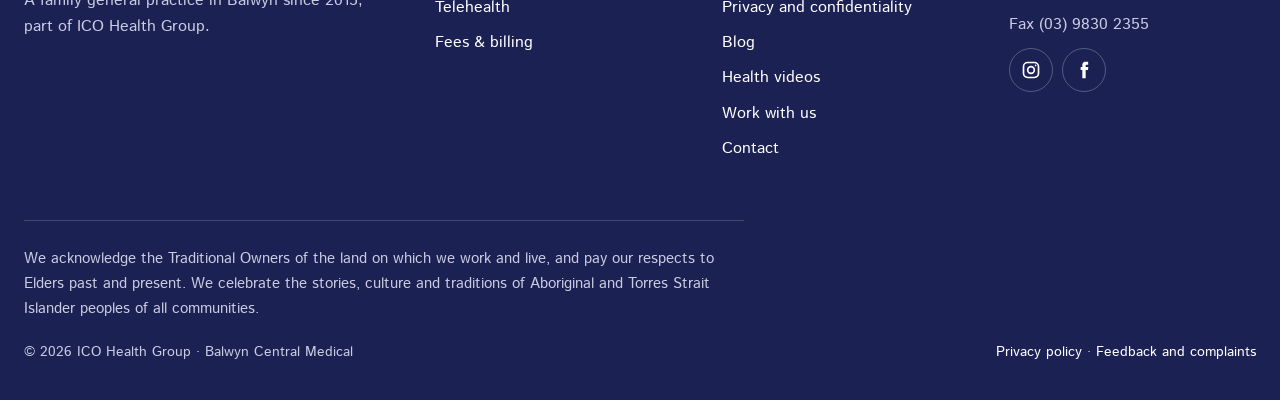
<file: blog.html>
<!DOCTYPE html>
<html lang="en-AU">
<head>
<meta charset="UTF-8">
<meta name="viewport" content="width=device-width, initial-scale=1">
<meta name="theme-color" content="#F7F3EE">
<meta name="robots" content="noindex, nofollow">
<title>Health news and guides | Balwyn Central Medical</title>
<meta name="description" content="Plain-English health guides from Balwyn Central Medical: hay fever, perimenopause, health assessments at 75, mental health, travel vaccinations, chronic disease plans and more.">
<link rel="icon" href="images/brand/bmc-mark.svg" type="image/svg+xml">
<link rel="preconnect" href="https://fonts.googleapis.com">
<link rel="preconnect" href="https://fonts.gstatic.com" crossorigin>
<link href="https://fonts.googleapis.com/css2?family=Montserrat:wght@500;600;700&family=Istok+Web:wght@400;700&display=swap" rel="stylesheet">
<link rel="stylesheet" href="site.css">
</head>
<body>
<a class="skip-link" href="#main">Skip to main content</a>

<div class="util">
  <div class="wrap">
    <span><span class="hide-sm">427 &amp; 411 Whitehorse Rd, Balwyn<span class="sep" aria-hidden="true">|</span></span>Open 7 days at 427</span>
    <span><a class="otm hide-sm" href="https://onthemendgp.com.au/" target="_blank" rel="noopener">Patient Health Videos<span class="sr-only"> (opens in a new tab)</span></a><span class="sep hide-sm" aria-hidden="true">|</span><a href="tel:+61398302300">(03) 9830 2300</a></span>
  </div>
</div>

<header class="site">
  <div class="wrap nav">
    <a class="lockup" href="index.html">
      <img class="mark" src="images/brand/bmc-mark.svg" width="40" height="40" alt="">
      <span class="practice">Balwyn Central Medical</span>
    </a>
    <ul class="nav-links">
      <li class="has-drop"><a href="services.html">Services</a>
        <div class="drop"><div class="drop-col"><span class="drop-label">For your family</span><a href="services.html#gp">Everyday GP care</a><a href="services.html#svc-child">Babies &amp; children</a><a href="services.html#svc-womens">Women's health</a><a href="services.html#svc-mens">Men's health</a><a href="services.html#svc-health-assessment">Health assessments</a><a href="services.html#svc-chronic">Ongoing conditions</a><a href="services.html#svc-mental-health">Mental health</a><a href="services.html#skin">Skin checks</a></div>
        <div class="drop-col"><span class="drop-label">Under one roof</span><a href="services.html#nursing">Nursing</a><a href="services.html#pharmacy">Pharmacy</a><a href="services.html#pathology">Pathology</a><a href="allied-health.html">Allied health &amp; specialists</a><a href="services.html#procedures">Minor procedures</a><a href="services.html#afterhours">After hours</a></div></div></li>
      <li><a href="find-care.html">Find a service</a></li>
      <li><a href="doctors.html">Our doctors</a></li>
      <li><a href="telehealth.html">Telehealth</a></li>
      <li><a href="fees.html">Fees</a></li>
      <li class="has-drop"><a href="about.html">About</a>
        <div class="drop small"><a href="about.html">About the practice</a><a href="patient-information.html">Patient information</a><a href="about.html#news">Practice news</a><a href="blog.html">Blog</a><a href="https://onthemendgp.com.au/" target="_blank" rel="noopener">Health videos<span class="sr-only"> (opens in a new tab)</span></a><a href="careers.html">Work with us</a><a href="contact.html">Contact</a></div></li>
    </ul>
    <div class="nav-cta">
      <a class="btn btn-primary" href="https://balwyncentralmedical.com.au/balwyn-central-medical-booking/">Book now</a>
      <button class="burger" id="burger" type="button" aria-label="Open menu" aria-expanded="false" aria-controls="mobileMenu"><span></span></button>
    </div>
  </div>
</header>

<div class="mm-overlay" id="mmOverlay"></div>
<div class="mobile-menu" id="mobileMenu" role="dialog" aria-modal="true" aria-label="Menu">
  <button class="mm-close" type="button" aria-label="Close menu">&times;</button>
  <nav>
    <a href="index.html">Home</a>
    <div class="mm-group"><button type="button" aria-expanded="false">Services<span aria-hidden="true">+</span></button><div class="mm-sub"><span class="mm-label">For your family</span><a href="services.html#gp">Everyday GP care</a><a href="services.html#svc-child">Babies &amp; children</a><a href="services.html#svc-womens">Women's health</a><a href="services.html#svc-mens">Men's health</a><a href="services.html#svc-health-assessment">Health assessments</a><a href="services.html#svc-chronic">Ongoing conditions</a><a href="services.html#svc-mental-health">Mental health</a><a href="services.html#skin">Skin checks</a><span class="mm-label">Under one roof</span><a href="services.html#nursing">Nursing</a><a href="services.html#pharmacy">Pharmacy</a><a href="services.html#pathology">Pathology</a><a href="allied-health.html">Allied health &amp; specialists</a><a href="services.html#procedures">Minor procedures</a><a href="services.html#afterhours">After hours</a></div></div>
    <a href="find-care.html">Find a service</a>
    <a href="doctors.html">Our doctors</a>
    <a href="telehealth.html">Telehealth</a>
    <a href="fees.html">Fees</a>
    <a href="about.html">About</a>
    <a href="patient-information.html">Patient information</a>
    <a href="blog.html" aria-current="page">Blog</a>
    <a href="https://onthemendgp.com.au/" target="_blank" rel="noopener">Health videos<span class="sr-only"> (opens in a new tab)</span></a>
    <a href="contact.html">Contact</a>
    <a class="btn btn-outline" href="telehealth.html">Book a telehealth consult</a>
    <a class="btn btn-primary" href="https://balwyncentralmedical.com.au/balwyn-central-medical-booking/">Book an appointment</a>
  </nav>
</div>

<main id="main" tabindex="-1">
  <section class="page-head">
    <div class="wrap">
      <p class="crumbs"><a href="index.html">Home</a><span class="sep" aria-hidden="true">/</span>Blog</p>
      <span class="eyebrow">Health news and guides</span>
      <h1>Our blog</h1>
      <p class="lede">Short, plain-English guides to help you know when to see your GP and what to expect. General information only: see your GP about your own health.</p>
    </div>
  </section>

  <section class="section">
    <div class="wrap">
      <div class="post-list" id="postList"></div>
      <p class="form-note" style="margin-top:2rem">Articles open on our current blog in a new tab.</p>
    </div>
  </section>

  <!-- on the mend -->
  <section class="section paper" id="videos">
    <div class="wrap two-col">
      <div class="reveal">
        <span class="eyebrow otm-eyebrow">Health videos</span>
        <h2 style="margin-top:1rem">On The Mend</h2>
        <p style="margin-top:1.2rem">Plain-English health conversations with GPs and health professionals, recorded inside real clinics. General information only: see your GP about your own health.</p>
        <p style="margin-top:1.6rem"><a class="arrow-link" href="https://onthemendgp.com.au/episodes/" target="_blank" rel="noopener">All episodes and clips <span aria-hidden="true">→</span><span class="sr-only"> (opens in a new tab)</span></a></p>
      </div>
      <ul class="otm-eps reveal">
        <li><a class="otm-mini" href="https://onthemendgp.com.au/episodes/making-the-most-of-your-gp-appointment/" target="_blank" rel="noopener"><span class="play" aria-hidden="true"></span><span><span class="t">Watch: Making the Most of Your GP Appointment</span><span class="src">On The Mend, with Dr Nisha Patel of Balwyn Central Medical</span></span><span class="sr-only"> (opens in a new tab)</span></a></li>
        <li><a class="otm-mini" href="https://onthemendgp.com.au/episodes/medical-receptionist/" target="_blank" rel="noopener"><span class="play" aria-hidden="true"></span><span><span class="t">Watch: A Day in the Life of a Receptionist</span><span class="src">On The Mend, with Emily Ryan, medical receptionist</span></span><span class="sr-only"> (opens in a new tab)</span></a></li>
        <li><a class="otm-mini" href="https://onthemendgp.com.au/episodes/hearing-health/" target="_blank" rel="noopener"><span class="play" aria-hidden="true"></span><span><span class="t">Watch: Hearing Health with Hearing Australia</span><span class="src">On The Mend, with Rebecca Bourke, Hearing Australia</span></span><span class="sr-only"> (opens in a new tab)</span></a></li>
        <li><a class="otm-mini" href="https://onthemendgp.com.au/episodes/mens-health/" target="_blank" rel="noopener"><span class="play" aria-hidden="true"></span><span><span class="t">Watch: Men's Health: Starting the Conversation</span><span class="src">On The Mend, with Dr Geoffrey Kimanje, GP</span></span><span class="sr-only"> (opens in a new tab)</span></a></li>
        <li><a class="otm-mini" href="https://onthemendgp.com.au/episodes/skin-checks-early-detection/" target="_blank" rel="noopener"><span class="play" aria-hidden="true"></span><span><span class="t">Watch: Skin Checks, Early Detection &amp; Prevention</span><span class="src">On The Mend, with Dr Ross Wines, GP</span></span><span class="sr-only"> (opens in a new tab)</span></a></li>
      </ul>
    </div>
  </section>

  <!-- instagram -->
  <section class="section" id="instagram">
    <div class="wrap">
      <div class="sec-head reveal">
        <div><span class="eyebrow">Instagram</span><h2>From our Instagram</h2></div>
        <p>Health tips and practice news from the team. <a class="arrow-link" href="https://www.instagram.com/balwyncentralmedical/" target="_blank" rel="noopener">Follow @balwyncentralmedical <span aria-hidden="true">→</span><span class="sr-only"> (opens in a new tab)</span></a></p>
      </div>
      <div class="ig-grid reveal">
        <a class="ig-tile" href="https://www.instagram.com/p/DedgSkylEmE/" target="_blank" rel="noopener"><img src="images/social/ig-naba.jpg" width="512" height="640" loading="lazy" alt="Instagram post: congratulations to Dr Naba on the Victorian Honour Roll of Women 2026"><span class="sr-only"> (opens in a new tab)</span></a>
        <a class="ig-tile" href="https://www.instagram.com/p/DepfyreFGjn/" target="_blank" rel="noopener"><img src="images/social/ig-bone.jpg" width="512" height="640" loading="lazy" alt="Instagram post: a broken bone isn't just a broken bone"><span class="sr-only"> (opens in a new tab)</span></a>
        <a class="ig-tile" href="https://www.instagram.com/p/Dehxc39FL54/" target="_blank" rel="noopener"><img src="images/social/ig-checkin.jpg" width="512" height="640" loading="lazy" alt="Instagram post: before you push through another week, check in with yourself"><span class="sr-only"> (opens in a new tab)</span></a>
        <a class="ig-tile" href="https://www.instagram.com/p/DeXeEI7DzUe/" target="_blank" rel="noopener"><img src="images/social/ig-asthma.jpg" width="512" height="640" loading="lazy" alt="Instagram post: same asthma, different season, different needs"><span class="sr-only"> (opens in a new tab)</span></a>
      </div>
      <p class="form-note" style="margin-top:1.6rem">We're on <a href="https://www.facebook.com/BalwynCentralMedical" target="_blank" rel="noopener">Facebook<span class="sr-only"> (opens in a new tab)</span></a> too. General information only: see your GP about your own health.</p>
    </div>
  </section>
</main>

<footer class="site">
  <div class="wrap">
    <div class="foot">
      <div>
        <img class="ico-white" src="images/brand/ico-logo-horizontal-white.svg" width="190" height="75" alt="ICO Health Group">
        <p class="practice">Balwyn Central Medical</p>
        <p>A family general practice in Balwyn since 2015, part of ICO Health Group.</p>
      </div>
      <div><h2>Services</h2><nav aria-label="Services"><a href="services.html">All services</a><a href="allied-health.html">Allied health</a><a href="find-care.html">Find a service</a><a href="telehealth.html">Telehealth</a><a href="fees.html">Fees &amp; billing</a></nav></div>
      <div><h2>Practice</h2><nav aria-label="Practice"><a href="about.html">About</a><a href="doctors.html">Our doctors</a><a href="patient-information.html">Patient information</a><a href="privacy.html">Privacy and confidentiality</a><a href="blog.html">Blog</a><a href="https://onthemendgp.com.au/" target="_blank" rel="noopener">Health videos<span class="sr-only"> (opens in a new tab)</span></a><a href="careers.html">Work with us</a><a href="contact.html">Contact</a></nav></div>
      <div><h2>Visit</h2><p>427 Whitehorse Rd<br><a href="tel:+61398302300">(03) 9830 2300</a></p><p>411 Whitehorse Rd<br><a href="tel:+61398302300">(03) 9830 2300</a></p><p>Fax (03) 9830 2355</p><p class="social"><a href="https://www.instagram.com/balwyncentralmedical/" target="_blank" rel="noopener" aria-label="Balwyn Central Medical on Instagram (opens in a new tab)"><svg aria-hidden="true" focusable="false" width="20" height="20" viewBox="0 0 24 24" fill="none" stroke="currentColor" stroke-width="2"><rect x="3" y="3" width="18" height="18" rx="5"/><circle cx="12" cy="12" r="4"/><circle cx="17.5" cy="6.5" r="1" fill="currentColor" stroke="none"/></svg></a><a href="https://www.facebook.com/BalwynCentralMedical" target="_blank" rel="noopener" aria-label="Balwyn Central Medical on Facebook (opens in a new tab)"><svg aria-hidden="true" focusable="false" width="20" height="20" viewBox="0 0 24 24" fill="currentColor"><path d="M14 8.5V6.8c0-.8.5-1 .9-1H17V2.2L14 2.2c-3.3 0-4 2.4-4 4v2.3H8V12h2v10h4V12h2.8l.4-3.5H14z"/></svg></a></p></div>
    </div>
    <p class="ack">We acknowledge the Traditional Owners of the land on which we work and live, and pay our respects to Elders past and present. We celebrate the stories, culture and traditions of Aboriginal and Torres Strait Islander peoples of all communities.</p>
    <div class="foot-bottom"><span>© 2026 ICO Health Group · Balwyn Central Medical</span><span><a href="privacy.html">Privacy policy</a> · <a href="patient-information.html#feedback">Feedback and complaints</a></span></div>
  </div>
</footer>



<script src="main.js"></script>
<script>
/* blog posts: titles and dates from balwyncentralmedical.com.au/blog (checked 22 Oct 2026) */
(function(){
  var BLOG = 'https://balwyncentralmedical.com.au/';
  var posts = [
    ['what-does-a-dietitian-do', 'What does a dietitian do? A guide for Balwyn Central Medical patients', '19 October 2026', 'Allied health', 'How a dietitian can help with diabetes, gut health, weight and other conditions, and how to get started.'],
    ['hay-fever-season-balwyn', 'Hay fever season in Balwyn: when to see your GP about allergies', '5 October 2026', 'Seasonal health', 'Spring brings grass pollen. When over-the-counter relief isn\'t enough, and what your GP can offer.'],
    ['perimenopause-and-your-gp', 'Perimenopause and your GP: when to book an appointment', '28 September 2026', 'Women\'s health', 'Symptoms that are easy to put down to stress, and when it\'s worth talking them through with your GP.'],
    ['turning-75-medicare-health-assessment', 'Turning 75? A guide to your Medicare health assessment', '21 September 2026', 'Healthy ageing', 'What the annual 75+ health assessment covers and how to book one with our nurses and GPs.'],
    ['understanding-our-billing', 'Understanding our billing: who\'s bulk billed?', '17 August 2026', 'Fees', 'A plain guide to the billing changes from 1 July 2026, including who is bulk billed and when.'],
    ['mental-health-support', 'Mental health support from your GP: what to expect', '5 August 2026', 'Mental health', 'How your GP can help, what happens at the appointment, and how a mental health care plan works.'],
    ['travel-vaccinations-melbourne-east', 'Travel vaccinations in Melbourne\'s east: what you need before you go', '13 July 2026', 'Travel health', 'When to book your travel consult, which vaccines you might need, and why it pays to plan ahead.'],
    ['gp-chronic-disease-management-plan', 'What is a GP chronic disease management plan?', '6 July 2026', 'Ongoing care', 'How care plans coordinate your GP, nurse and allied health, and what Medicare covers.']
  ];
  var list = document.getElementById('postList');
  if(!list) return;
  list.innerHTML = posts.map(function(p){
    return '<a class="post-card reveal" href="' + BLOG + p[0] + '/" target="_blank" rel="noopener">' +
      '<span class="k">' + p[3] + ' · ' + p[2] + '</span>' +
      '<h2>' + p[1] + '</h2>' +
      '<p>' + p[4] + '</p>' +
      '<span class="arrow-link">Read the article <span aria-hidden="true">→</span></span>' +
      '<span class="sr-only"> (opens in a new tab)</span>' +
    '</a>';
  }).join('');
  if(window.observeReveals) window.observeReveals(list);
})();
</script>
</body>
</html>
</file>
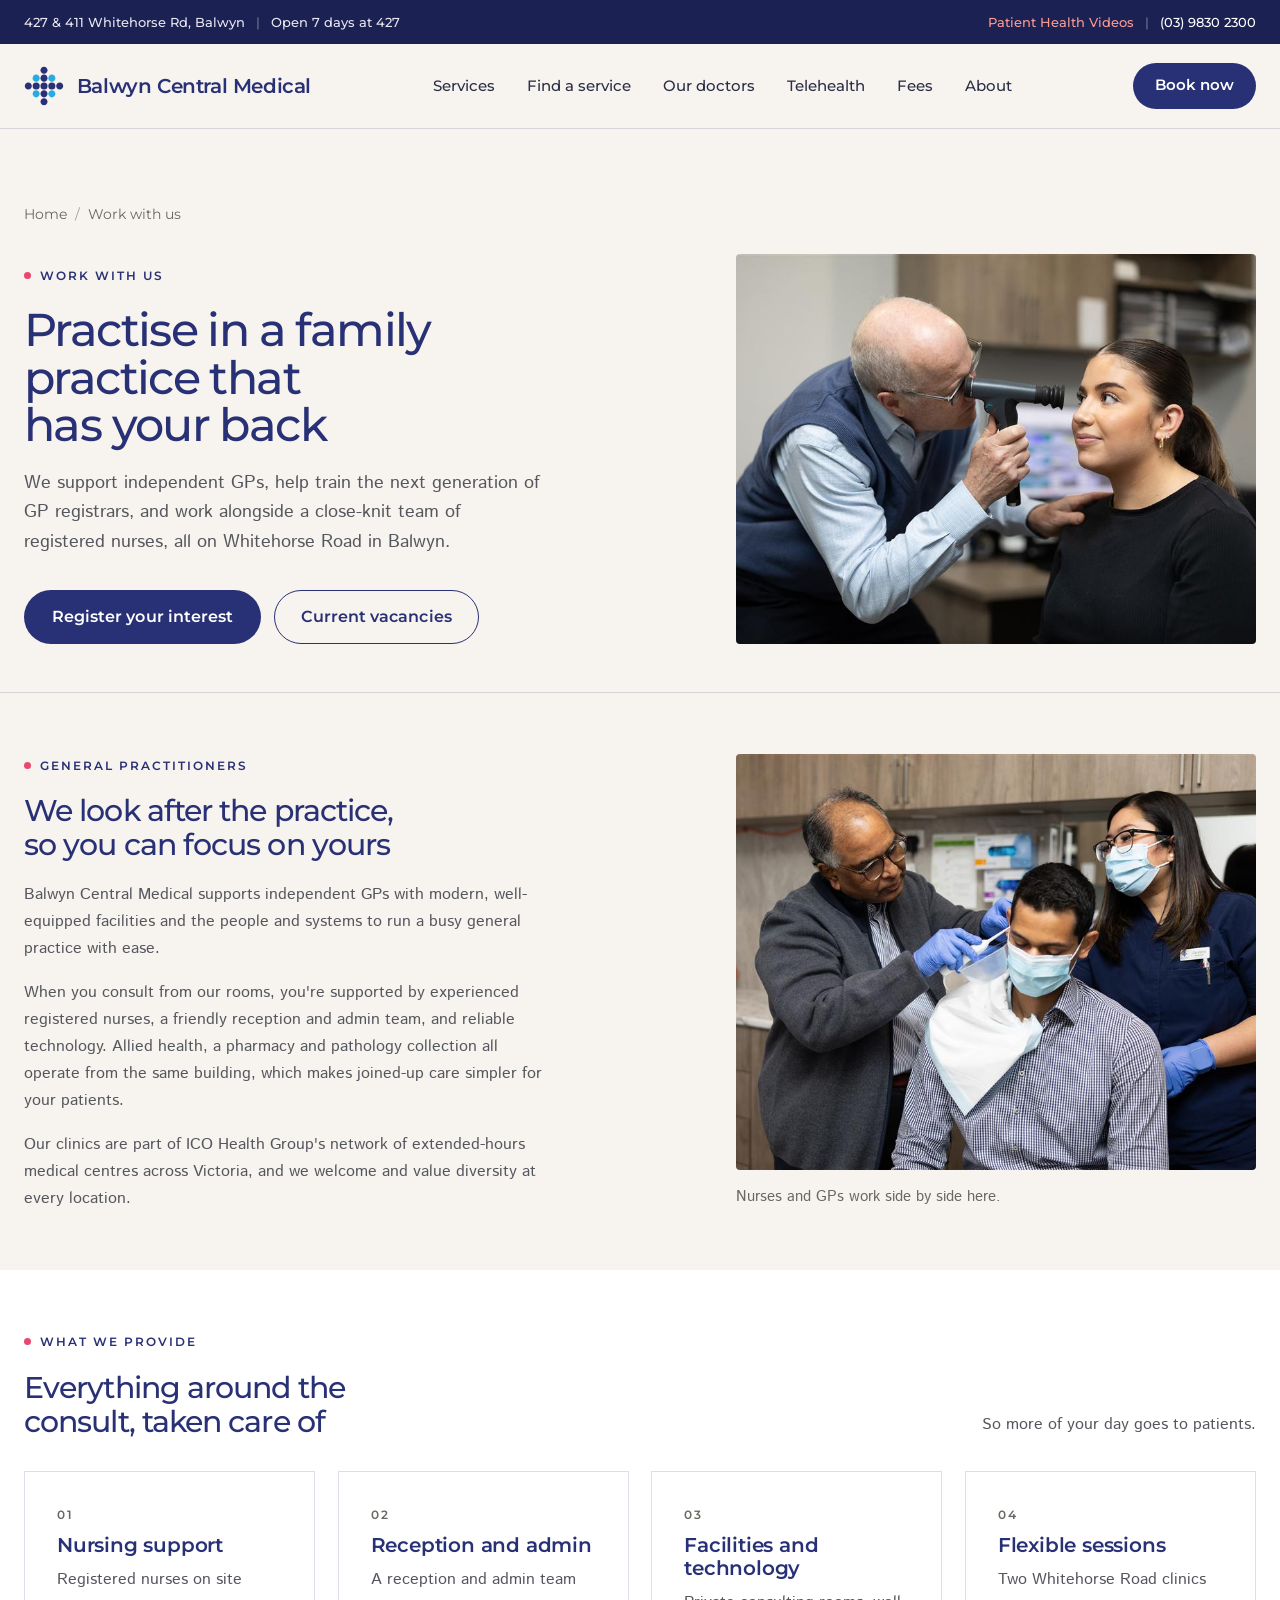
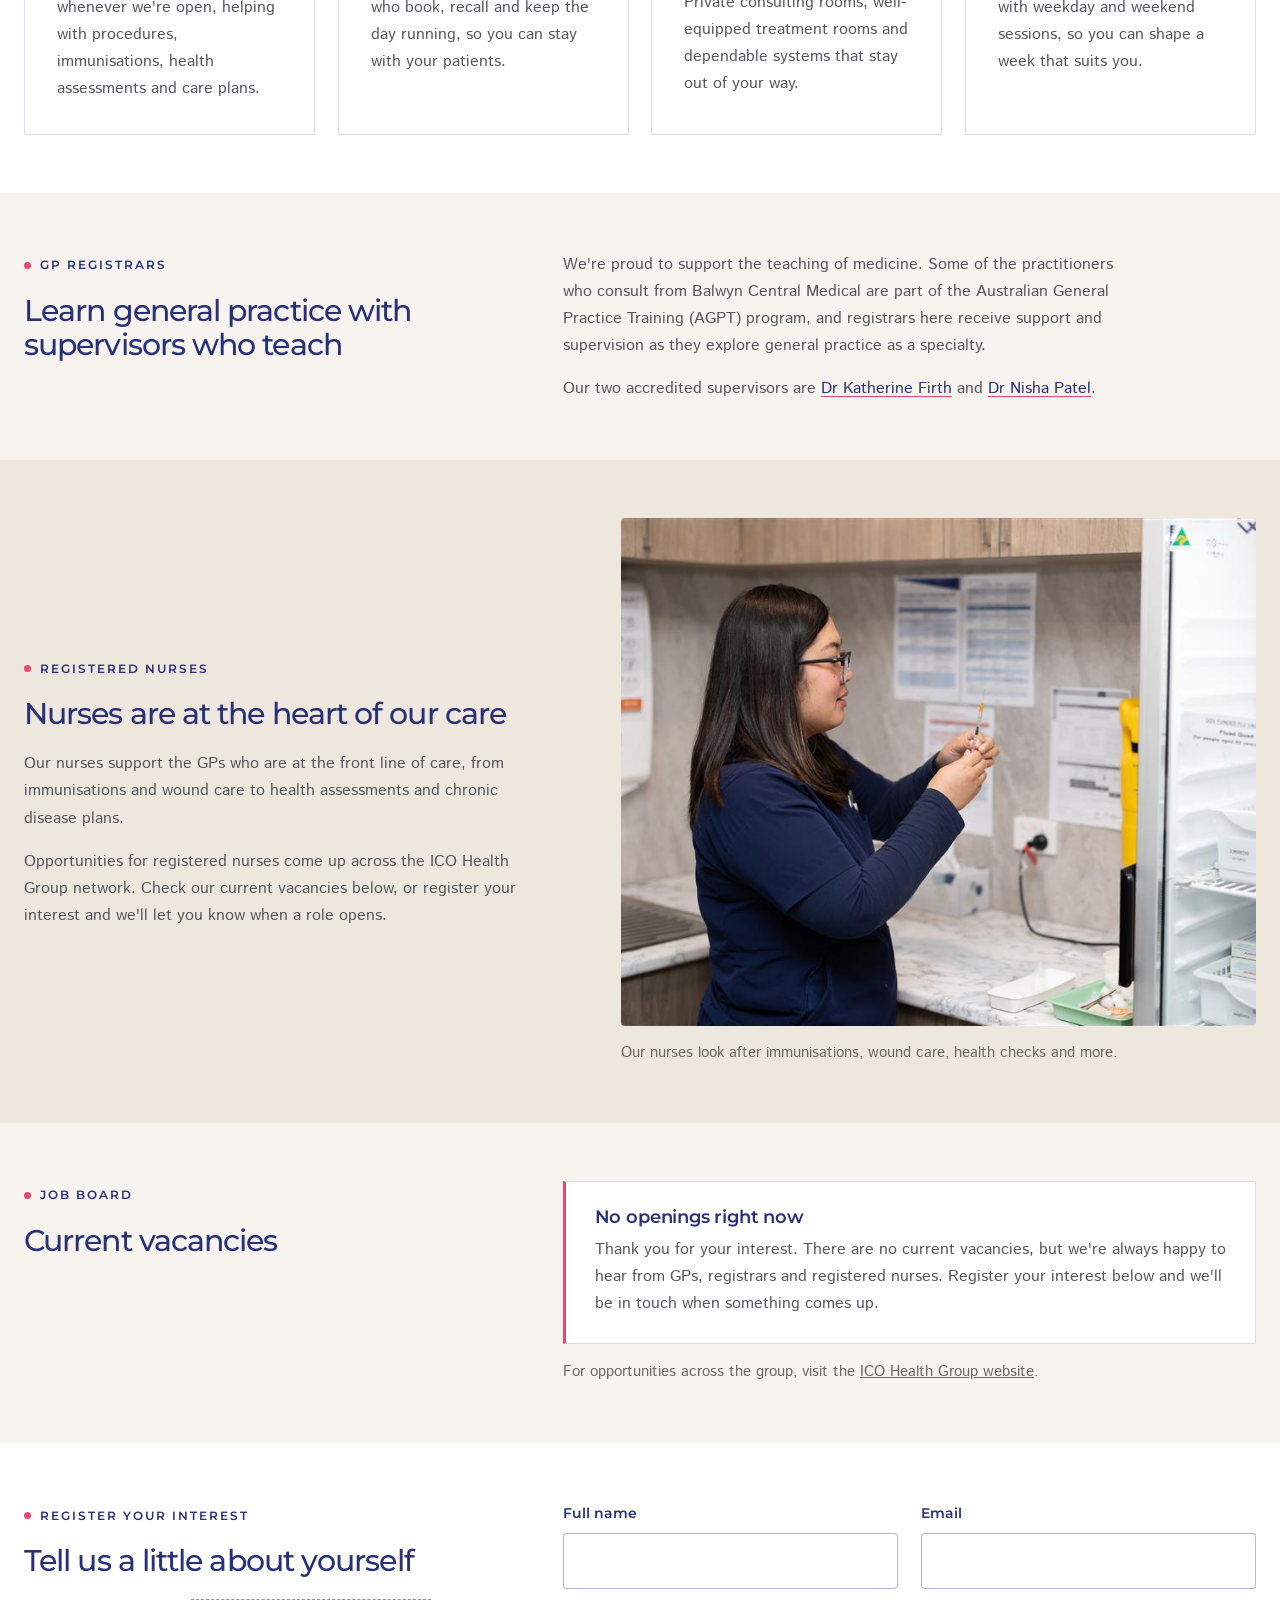
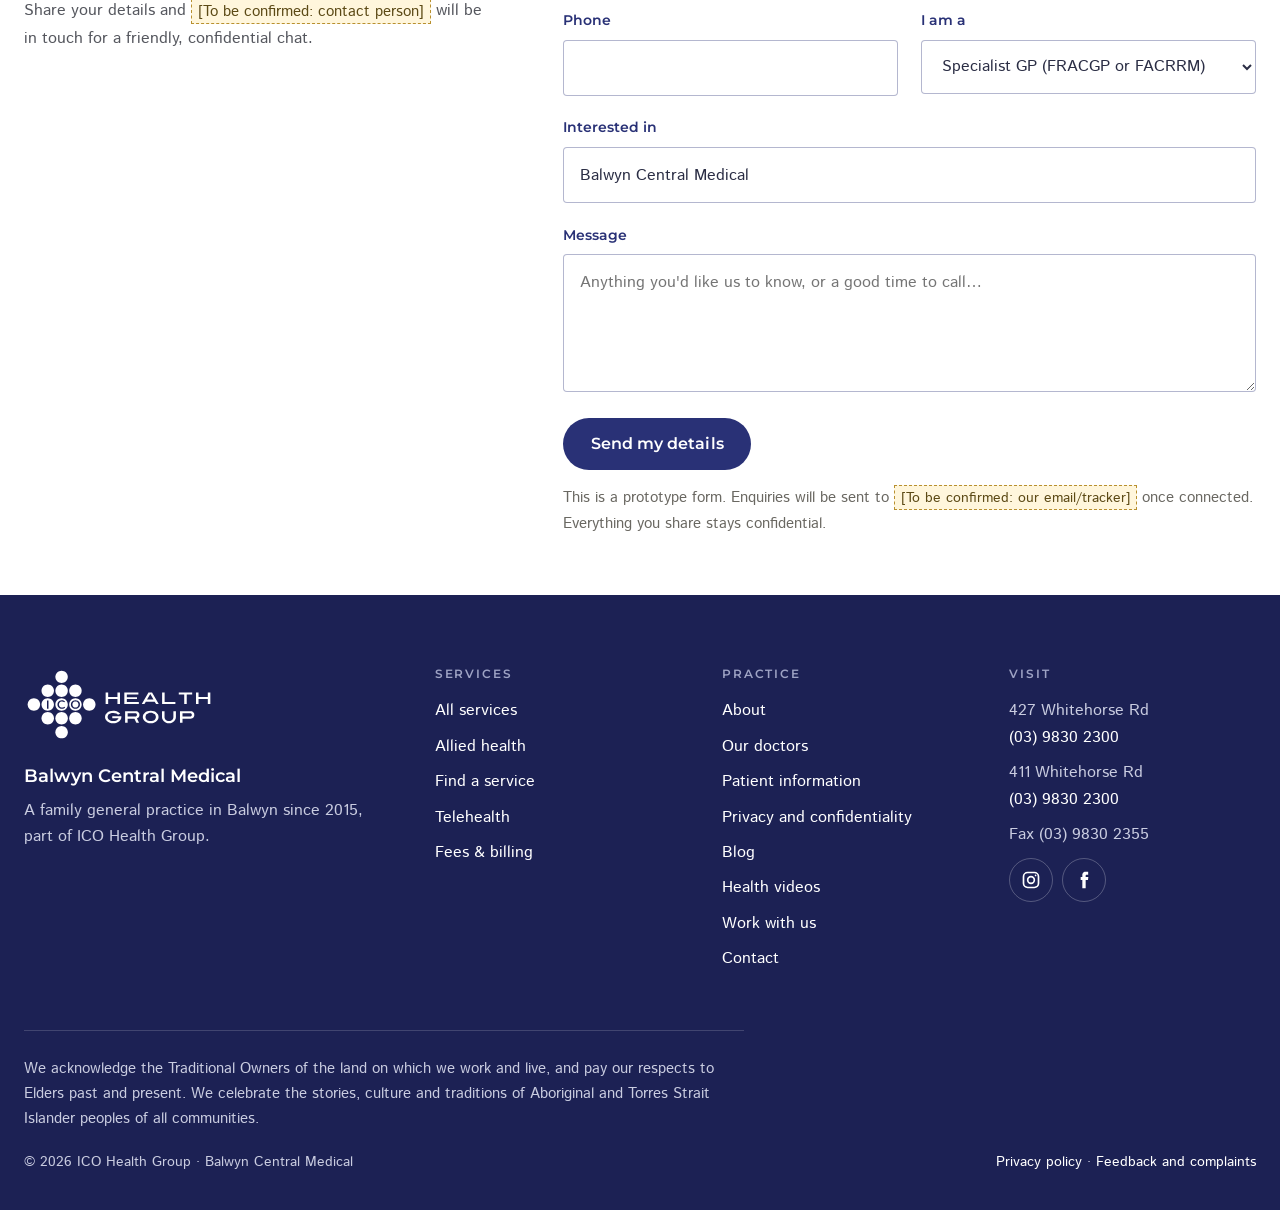
<file: careers.html>
<!DOCTYPE html>
<html lang="en-AU">
<head>
<meta charset="UTF-8">
<meta name="viewport" content="width=device-width, initial-scale=1">
<meta name="theme-color" content="#F7F3EE">
<meta name="robots" content="noindex, nofollow">
<title>Work with us | Balwyn Central Medical</title>
<meta name="description" content="Consulting opportunities for independent GPs, GP registrar training and registered nurse roles at Balwyn Central Medical, part of ICO Health Group.">
<link rel="icon" href="images/brand/bmc-mark.svg" type="image/svg+xml">
<link rel="preconnect" href="https://fonts.googleapis.com">
<link rel="preconnect" href="https://fonts.gstatic.com" crossorigin>
<link href="https://fonts.googleapis.com/css2?family=Montserrat:wght@500;600;700&family=Istok+Web:wght@400;700&display=swap" rel="stylesheet">
<link rel="stylesheet" href="site.css">
</head>
<body>
<a class="skip-link" href="#main">Skip to main content</a>

<div class="util">
  <div class="wrap">
    <span><span class="hide-sm">427 &amp; 411 Whitehorse Rd, Balwyn<span class="sep" aria-hidden="true">|</span></span>Open 7 days at 427</span>
    <span><a class="otm hide-sm" href="https://onthemendgp.com.au/" target="_blank" rel="noopener">Patient Health Videos<span class="sr-only"> (opens in a new tab)</span></a><span class="sep hide-sm" aria-hidden="true">|</span><a href="tel:+61398302300">(03) 9830 2300</a></span>
  </div>
</div>

<header class="site">
  <div class="wrap nav">
    <a class="lockup" href="index.html">
      <img class="mark" src="images/brand/bmc-mark.svg" width="40" height="40" alt="">
      <span class="practice">Balwyn Central Medical</span>
    </a>
    <ul class="nav-links">
      <li class="has-drop"><a href="services.html">Services</a>
        <div class="drop"><div class="drop-col"><span class="drop-label">For your family</span><a href="services.html#gp">Everyday GP care</a><a href="services.html#svc-child">Babies &amp; children</a><a href="services.html#svc-womens">Women's health</a><a href="services.html#svc-mens">Men's health</a><a href="services.html#svc-health-assessment">Health assessments</a><a href="services.html#svc-chronic">Ongoing conditions</a><a href="services.html#svc-mental-health">Mental health</a><a href="services.html#skin">Skin checks</a></div>
        <div class="drop-col"><span class="drop-label">Under one roof</span><a href="services.html#nursing">Nursing</a><a href="services.html#pharmacy">Pharmacy</a><a href="services.html#pathology">Pathology</a><a href="allied-health.html">Allied health &amp; specialists</a><a href="services.html#procedures">Minor procedures</a><a href="services.html#afterhours">After hours</a></div></div></li>
      <li><a href="find-care.html">Find a service</a></li>
      <li><a href="doctors.html">Our doctors</a></li>
      <li><a href="telehealth.html">Telehealth</a></li>
      <li><a href="fees.html">Fees</a></li>
      <li class="has-drop"><a href="about.html">About</a>
        <div class="drop small"><a href="about.html">About the practice</a><a href="patient-information.html">Patient information</a><a href="about.html#news">Practice news</a><a href="blog.html">Blog</a><a href="https://onthemendgp.com.au/" target="_blank" rel="noopener">Health videos<span class="sr-only"> (opens in a new tab)</span></a><a href="careers.html">Work with us</a><a href="contact.html">Contact</a></div></li>
    </ul>
    <div class="nav-cta">
      <a class="btn btn-primary" href="https://balwyncentralmedical.com.au/balwyn-central-medical-booking/">Book now</a>
      <button class="burger" id="burger" type="button" aria-label="Open menu" aria-expanded="false" aria-controls="mobileMenu"><span></span></button>
    </div>
  </div>
</header>

<div class="mm-overlay" id="mmOverlay"></div>
<div class="mobile-menu" id="mobileMenu" role="dialog" aria-modal="true" aria-label="Menu">
  <button class="mm-close" type="button" aria-label="Close menu">&times;</button>
  <nav>
    <a href="index.html">Home</a>
    <div class="mm-group"><button type="button" aria-expanded="false">Services<span aria-hidden="true">+</span></button><div class="mm-sub"><span class="mm-label">For your family</span><a href="services.html#gp">Everyday GP care</a><a href="services.html#svc-child">Babies &amp; children</a><a href="services.html#svc-womens">Women's health</a><a href="services.html#svc-mens">Men's health</a><a href="services.html#svc-health-assessment">Health assessments</a><a href="services.html#svc-chronic">Ongoing conditions</a><a href="services.html#svc-mental-health">Mental health</a><a href="services.html#skin">Skin checks</a><span class="mm-label">Under one roof</span><a href="services.html#nursing">Nursing</a><a href="services.html#pharmacy">Pharmacy</a><a href="services.html#pathology">Pathology</a><a href="allied-health.html">Allied health &amp; specialists</a><a href="services.html#procedures">Minor procedures</a><a href="services.html#afterhours">After hours</a></div></div>
    <a href="find-care.html">Find a service</a>
    <a href="doctors.html">Our doctors</a>
    <a href="telehealth.html">Telehealth</a>
    <a href="fees.html">Fees</a>
    <a href="about.html">About</a>
    <a href="patient-information.html">Patient information</a>
    <a href="blog.html">Blog</a>
    <a href="https://onthemendgp.com.au/" target="_blank" rel="noopener">Health videos<span class="sr-only"> (opens in a new tab)</span></a>
    <a href="contact.html">Contact</a>
    <a class="btn btn-outline" href="telehealth.html">Book a telehealth consult</a>
    <a class="btn btn-primary" href="https://balwyncentralmedical.com.au/balwyn-central-medical-booking/">Book an appointment</a>
  </nav>
</div>

<main id="main" tabindex="-1">
  <!-- page head -->
  <section class="page-head split">
    <div class="wrap">
      <div>
        <nav class="crumbs" aria-label="Breadcrumb"><a href="index.html">Home</a><span class="sep" aria-hidden="true">/</span><span aria-current="page">Work with us</span></nav>
        <span class="eyebrow">Work with us</span>
        <h1>Practise in a family practice that has your back</h1>
        <p class="lede">We support independent GPs, help train the next generation of GP registrars, and work alongside a close-knit team of registered nurses, all on Whitehorse Road in Balwyn.</p>
        <div class="actions">
          <a class="btn btn-primary" href="#register">Register your interest</a>
          <a class="btn btn-outline" href="#vacancies">Current vacancies</a>
        </div>
      </div>
      <img src="images/practice/bmc-289.jpg" srcset="images/practice/bmc-289-900.jpg 900w, images/practice/bmc-289.jpg 2000w" sizes="(max-width: 900px) 100vw, 50vw" width="2000" height="1333" fetchpriority="high" alt="A Balwyn Central Medical GP examining a young woman's eyes during a consultation">
    </div>
  </section>

  <!-- general practitioners -->
  <section class="section" id="gps">
    <div class="wrap feature">
      <div class="reveal">
        <span class="eyebrow">General practitioners</span>
        <h2>We look after the practice, so you can focus on yours</h2>
        <div class="prose">
          <p>Balwyn Central Medical supports independent GPs with modern, well-equipped facilities and the people and systems to run a busy general practice with ease.</p>
          <p>When you consult from our rooms, you're supported by experienced registered nurses, a friendly reception and admin team, and reliable technology. Allied health, a pharmacy and pathology collection all operate from the same building, which makes joined-up care simpler for your patients.</p>
          <p>Our clinics are part of ICO Health Group's network of extended-hours medical centres across Victoria, and we welcome and value diversity at every location.</p>
        </div>
      </div>
      <figure class="feature-media reveal" style="margin:0">
        <img src="images/practice/bmc-309.jpg" srcset="images/practice/bmc-309-900.jpg 900w, images/practice/bmc-309.jpg 2000w" sizes="(max-width: 900px) 100vw, 50vw" width="2000" height="1333" loading="lazy" alt="One of our GPs and a practice nurse working together with a patient">
        <figcaption>Nurses and GPs work side by side here.</figcaption>
      </figure>
    </div>
  </section>

  <!-- what you get -->
  <section class="section paper">
    <div class="wrap">
      <div class="sec-head reveal">
        <div><span class="eyebrow">What we provide</span><h2>Everything around the consult, taken care of</h2></div>
        <p>So more of your day goes to patients.</p>
      </div>
      <div class="cards four">
        <div class="card reveal"><span class="k">01</span><h3>Nursing support</h3><p>Registered nurses on site whenever we're open, helping with procedures, immunisations, health assessments and care plans.</p></div>
        <div class="card reveal"><span class="k">02</span><h3>Reception and admin</h3><p>A reception and admin team who book, recall and keep the day running, so you can stay with your patients.</p></div>
        <div class="card reveal"><span class="k">03</span><h3>Facilities and technology</h3><p>Private consulting rooms, well-equipped treatment rooms and dependable systems that stay out of your way.</p></div>
        <div class="card reveal"><span class="k">04</span><h3>Flexible sessions</h3><p>Two Whitehorse Road clinics with weekday and weekend sessions, so you can shape a week that suits you.</p></div>
      </div>
    </div>
  </section>

  <!-- registrars -->
  <section class="section" id="registrars">
    <div class="wrap two-col">
      <div class="reveal">
        <span class="eyebrow">GP registrars</span>
        <h2 style="margin-top:1rem">Learn general practice with supervisors who teach</h2>
      </div>
      <div class="prose reveal">
        <p>We're proud to support the teaching of medicine. Some of the practitioners who consult from Balwyn Central Medical are part of the Australian General Practice Training (AGPT) program, and registrars here receive support and supervision as they explore general practice as a specialty.</p>
        <p>Our two accredited supervisors are <a href="find-care.html?doctor=firth">Dr Katherine Firth</a> and <a href="find-care.html?doctor=patel">Dr Nisha Patel</a>.</p>
      </div>
    </div>
  </section>

  <!-- nurses -->
  <section class="section sand" id="nurses">
    <div class="wrap feature rev">
      <figure class="feature-media reveal" style="margin:0">
        <img src="images/practice/bmc-265.jpg" srcset="images/practice/bmc-265-900.jpg 900w, images/practice/bmc-265.jpg 2000w" sizes="(max-width: 900px) 100vw, 50vw" width="2000" height="1333" loading="lazy" alt="A practice nurse preparing a vaccine in the treatment room">
        <figcaption>Our nurses look after immunisations, wound care, health checks and more.</figcaption>
      </figure>
      <div class="reveal">
        <span class="eyebrow">Registered nurses</span>
        <h2>Nurses are at the heart of our care</h2>
        <div class="prose">
          <p>Our nurses support the GPs who are at the front line of care, from immunisations and wound care to health assessments and chronic disease plans.</p>
          <p>Opportunities for registered nurses come up across the ICO Health Group network. Check our current vacancies below, or register your interest and we'll let you know when a role opens.</p>
        </div>
      </div>
    </div>
  </section>

  <!-- vacancies -->
  <section class="section" id="vacancies">
    <div class="wrap two-col">
      <div class="reveal">
        <span class="eyebrow">Job board</span>
        <h2 style="margin-top:1rem">Current vacancies</h2>
      </div>
      <div class="reveal">
        <div class="notice">
          <h3>No openings right now</h3>
          <p>Thank you for your interest. There are no current vacancies, but we're always happy to hear from GPs, registrars and registered nurses. Register your interest below and we'll be in touch when something comes up.</p>
        </div>
        <p class="form-note">For opportunities across the group, visit the <a href="https://icohealth.com.au/" target="_blank" rel="noopener">ICO Health Group website<span class="sr-only"> (opens in a new tab)</span></a>.</p>
      </div>
    </div>
  </section>

  <!-- register -->
  <section class="section paper" id="register">
    <div class="wrap two-col">
      <div class="reveal">
        <span class="eyebrow">Register your interest</span>
        <h2 style="margin-top:1rem">Tell us a little about yourself</h2>
        <p style="margin-top:1.2rem">Share your details and <span class="placeholder">[To be confirmed: contact person]</span> will be in touch for a friendly, confidential chat.</p>
      </div>
      <div class="reveal">
        <form id="interestForm">
          <div class="form-grid">
            <div class="field"><label for="wname">Full name</label><input id="wname" name="name" autocomplete="name" type="text" required></div>
            <div class="field"><label for="wemail">Email</label><input id="wemail" name="email" autocomplete="email" spellcheck="false" type="email" required></div>
            <div class="field"><label for="wphone">Phone</label><input id="wphone" name="phone" autocomplete="tel" type="tel" required></div>
            <div class="field"><label for="wstatus">I am a</label>
              <select id="wstatus" name="status" autocomplete="off"><option>Specialist GP (FRACGP or FACRRM)</option><option>GP registrar</option><option>Registered nurse</option><option>Other</option></select>
            </div>
            <div class="field full"><label for="winterest">Interested in</label><input id="winterest" name="interest" autocomplete="off" type="text" value="Balwyn Central Medical" readonly></div>
            <div class="field full"><label for="wmsg">Message</label><textarea id="wmsg" name="message" autocomplete="off" rows="4" placeholder="Anything you'd like us to know, or a good time to call…"></textarea></div>
          </div>
          <button class="btn btn-primary" type="submit" style="margin-top:1.6rem">Send my details</button>
          <p class="form-thanks" id="formThanks" role="status" tabindex="-1" hidden>Thank you, we've received your details and we'll be in touch soon.</p>
        </form>
        <p class="form-note">This is a prototype form. Enquiries will be sent to <span class="placeholder">[To be confirmed: our email/tracker]</span> once connected. Everything you share stays confidential.</p>
      </div>
    </div>
  </section>
</main>

<footer class="site">
  <div class="wrap">
    <div class="foot">
      <div>
        <img class="ico-white" src="images/brand/ico-logo-horizontal-white.svg" width="190" height="75" alt="ICO Health Group">
        <p class="practice">Balwyn Central Medical</p>
        <p>A family general practice in Balwyn since 2015, part of ICO Health Group.</p>
      </div>
      <div><h2>Services</h2><nav aria-label="Services"><a href="services.html">All services</a><a href="allied-health.html">Allied health</a><a href="find-care.html">Find a service</a><a href="telehealth.html">Telehealth</a><a href="fees.html">Fees &amp; billing</a></nav></div>
      <div><h2>Practice</h2><nav aria-label="Practice"><a href="about.html">About</a><a href="doctors.html">Our doctors</a><a href="patient-information.html">Patient information</a><a href="privacy.html">Privacy and confidentiality</a><a href="blog.html">Blog</a><a href="https://onthemendgp.com.au/" target="_blank" rel="noopener">Health videos<span class="sr-only"> (opens in a new tab)</span></a><a href="careers.html">Work with us</a><a href="contact.html">Contact</a></nav></div>
      <div><h2>Visit</h2><p>427 Whitehorse Rd<br><a href="tel:+61398302300">(03) 9830 2300</a></p><p>411 Whitehorse Rd<br><a href="tel:+61398302300">(03) 9830 2300</a></p><p>Fax (03) 9830 2355</p><p class="social"><a href="https://www.instagram.com/balwyncentralmedical/" target="_blank" rel="noopener" aria-label="Balwyn Central Medical on Instagram (opens in a new tab)"><svg aria-hidden="true" focusable="false" width="20" height="20" viewBox="0 0 24 24" fill="none" stroke="currentColor" stroke-width="2"><rect x="3" y="3" width="18" height="18" rx="5"/><circle cx="12" cy="12" r="4"/><circle cx="17.5" cy="6.5" r="1" fill="currentColor" stroke="none"/></svg></a><a href="https://www.facebook.com/BalwynCentralMedical" target="_blank" rel="noopener" aria-label="Balwyn Central Medical on Facebook (opens in a new tab)"><svg aria-hidden="true" focusable="false" width="20" height="20" viewBox="0 0 24 24" fill="currentColor"><path d="M14 8.5V6.8c0-.8.5-1 .9-1H17V2.2L14 2.2c-3.3 0-4 2.4-4 4v2.3H8V12h2v10h4V12h2.8l.4-3.5H14z"/></svg></a></p></div>
    </div>
    <p class="ack">We acknowledge the Traditional Owners of the land on which we work and live, and pay our respects to Elders past and present. We celebrate the stories, culture and traditions of Aboriginal and Torres Strait Islander peoples of all communities.</p>
    <div class="foot-bottom"><span>© 2026 ICO Health Group · Balwyn Central Medical</span><span><a href="privacy.html">Privacy policy</a> · <a href="patient-information.html#feedback">Feedback and complaints</a></span></div>
  </div>
</footer>



<script src="main.js"></script>
<script>
(function(){
  var form = document.getElementById('interestForm');
  var thanks = document.getElementById('formThanks');
  if(!form) return;
  form.addEventListener('submit', function(e){
    e.preventDefault();
    form.reset();
    document.getElementById('winterest').value = 'Balwyn Central Medical';
    thanks.hidden = false;
    thanks.focus();
  });
})();
</script>
</body>
</html>
</file>
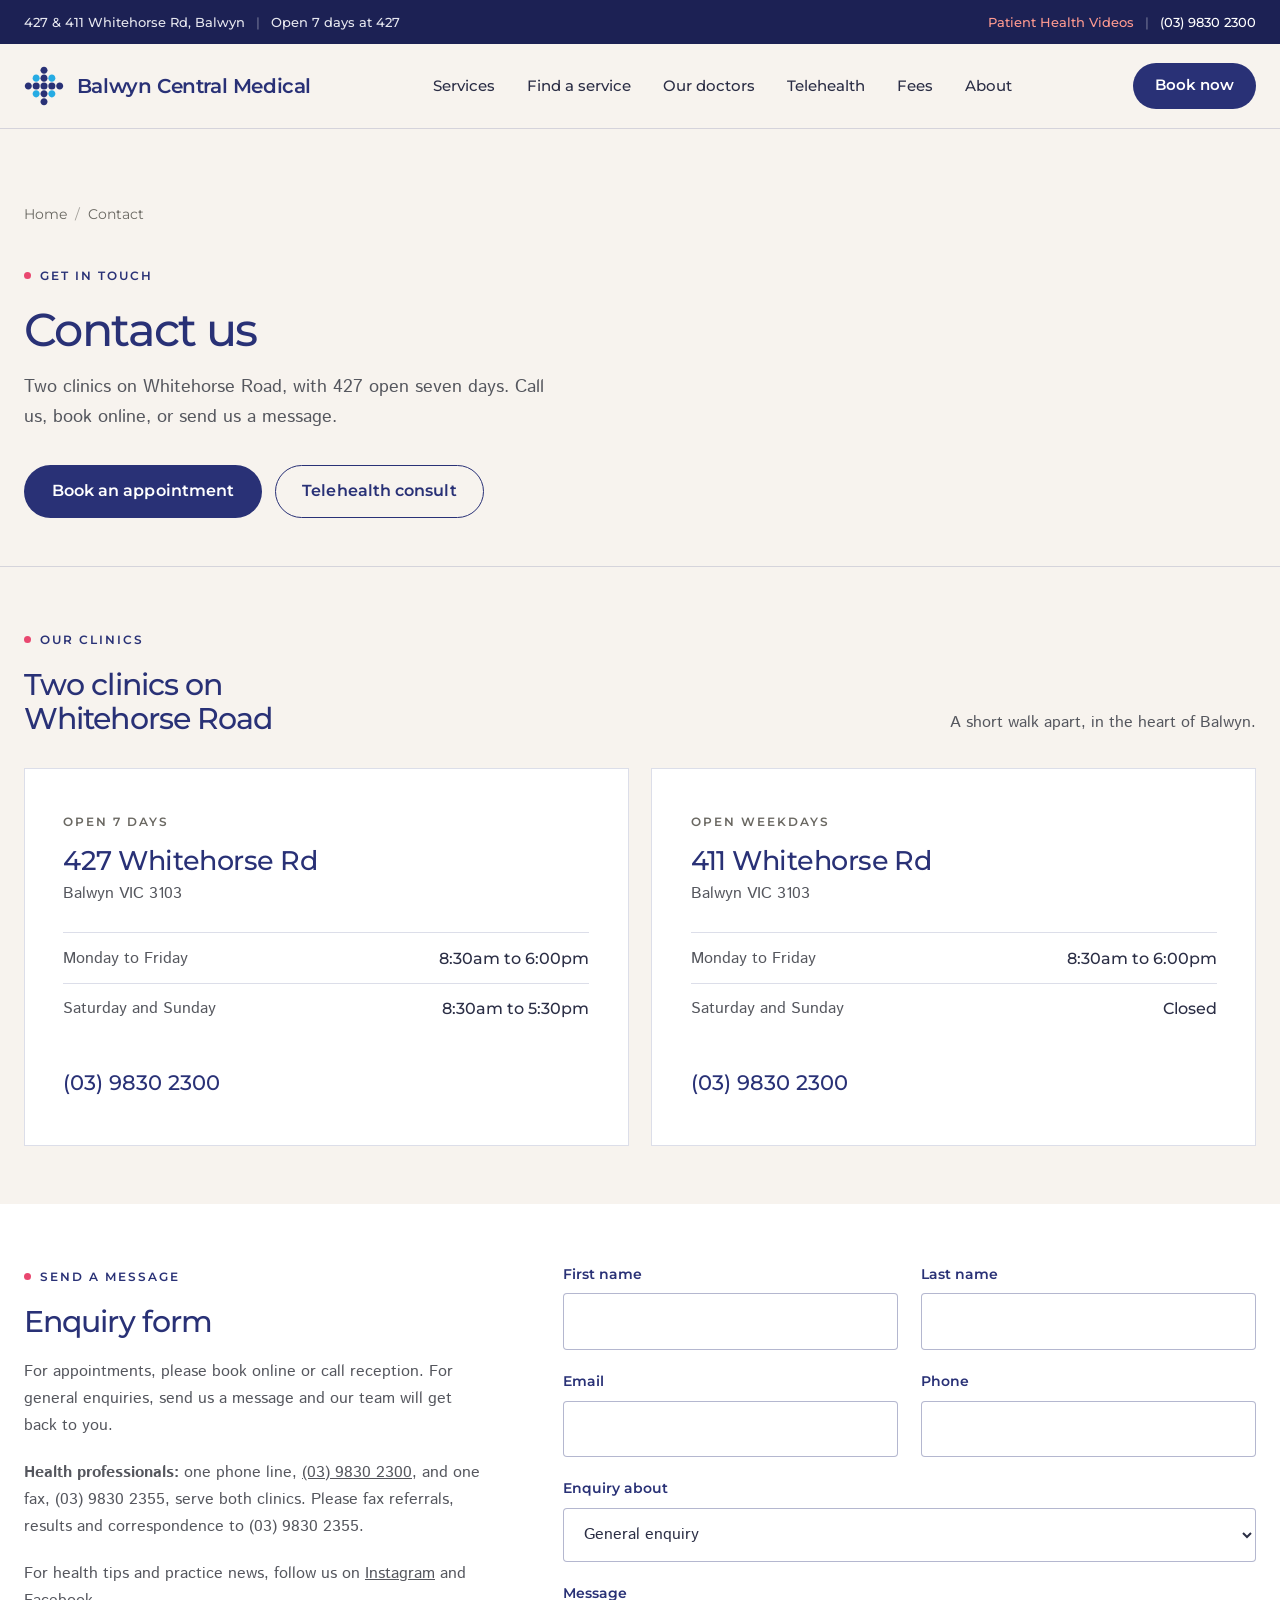
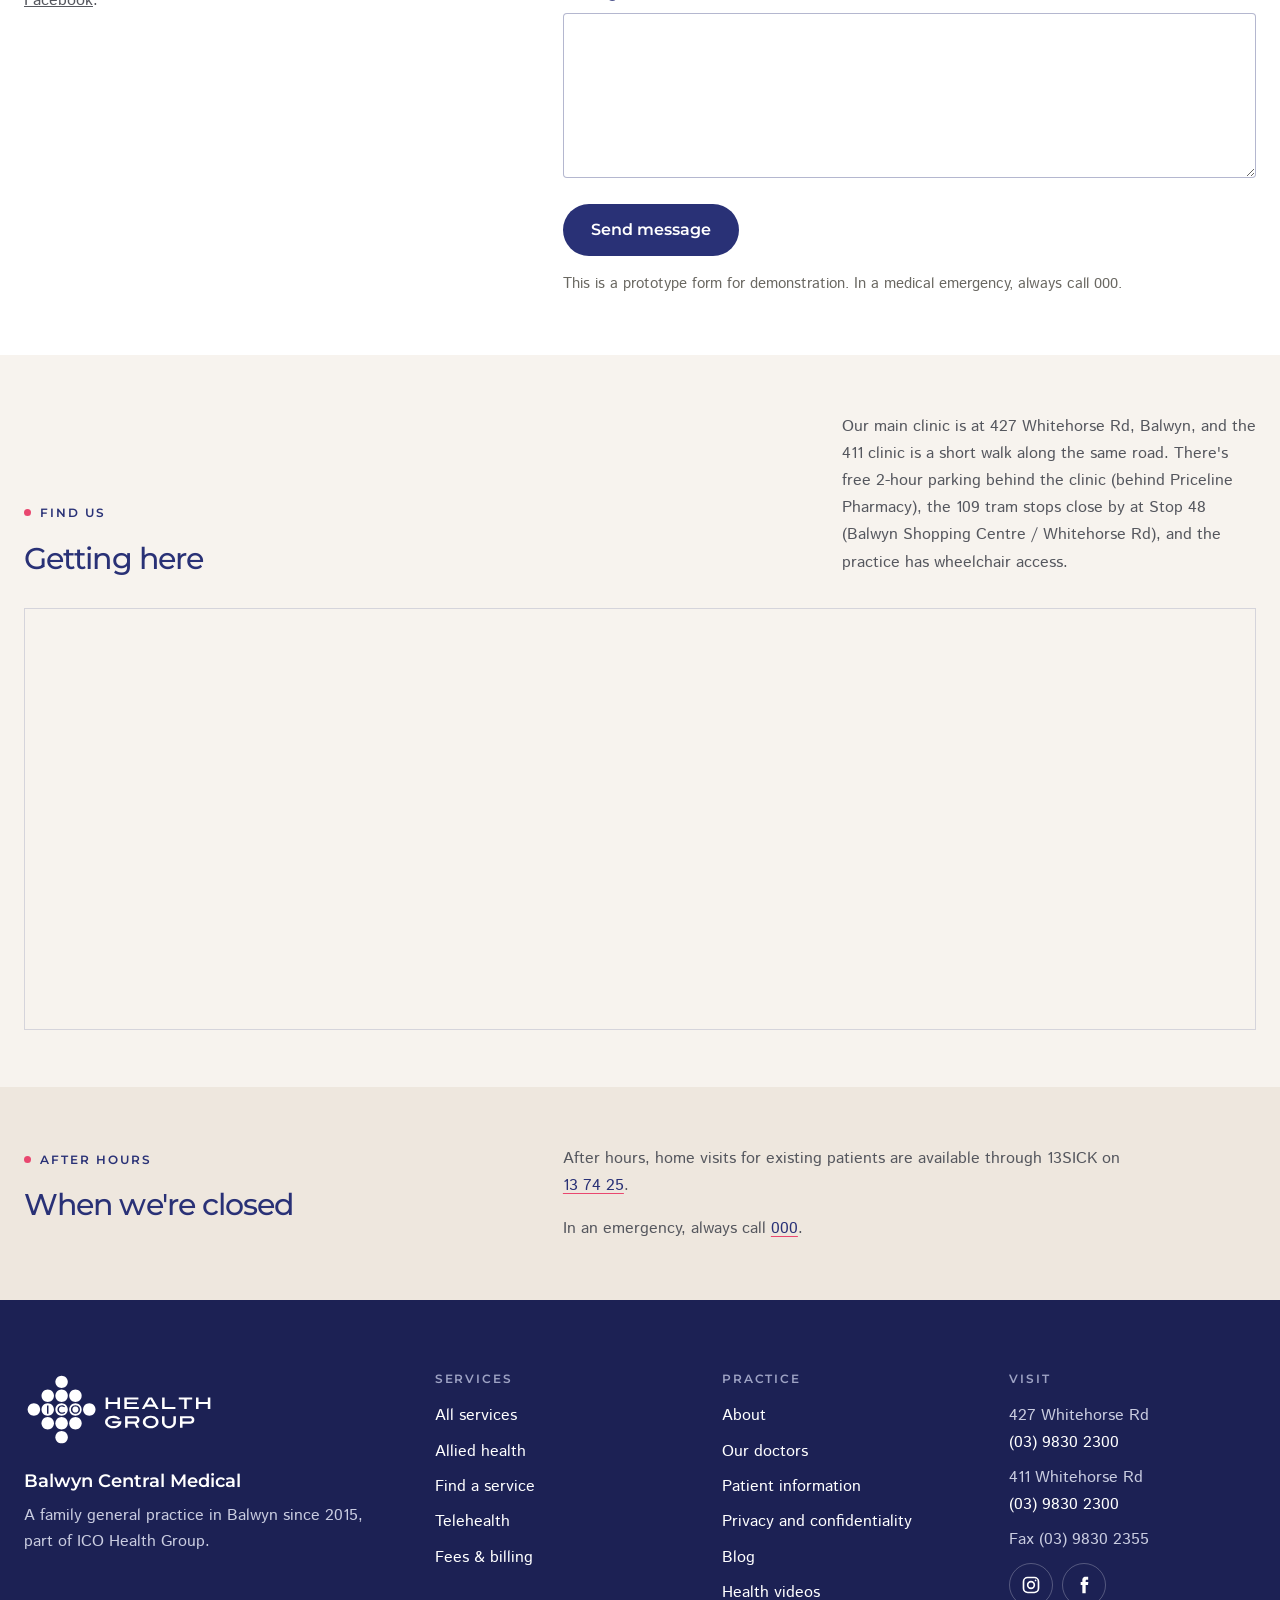
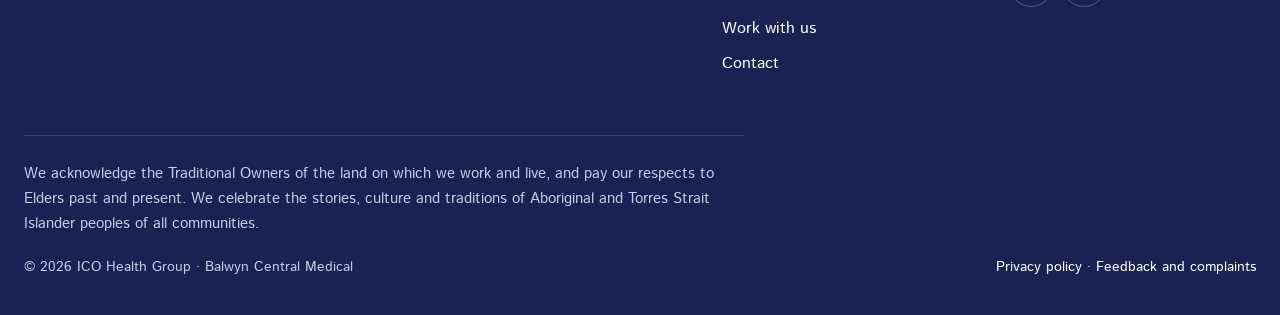
<file: contact.html>
<!DOCTYPE html>
<html lang="en-AU">
<head>
<meta charset="UTF-8">
<meta name="viewport" content="width=device-width, initial-scale=1">
<meta name="theme-color" content="#F7F3EE">
<meta name="robots" content="noindex, nofollow">
<title>Contact us | Balwyn Central Medical</title>
<meta name="description" content="Phone numbers, opening hours and directions for our two clinics on Whitehorse Road, Balwyn, plus an enquiry form and after-hours information.">
<link rel="icon" href="images/brand/bmc-mark.svg" type="image/svg+xml">
<link rel="preconnect" href="https://fonts.googleapis.com">
<link rel="preconnect" href="https://fonts.gstatic.com" crossorigin>
<link href="https://fonts.googleapis.com/css2?family=Montserrat:wght@500;600;700&family=Istok+Web:wght@400;700&display=swap" rel="stylesheet">
<link rel="stylesheet" href="site.css">
</head>
<body>
<a class="skip-link" href="#main">Skip to main content</a>

<div class="util">
  <div class="wrap">
    <span><span class="hide-sm">427 &amp; 411 Whitehorse Rd, Balwyn<span class="sep" aria-hidden="true">|</span></span>Open 7 days at 427</span>
    <span><a class="otm hide-sm" href="https://onthemendgp.com.au/" target="_blank" rel="noopener">Patient Health Videos<span class="sr-only"> (opens in a new tab)</span></a><span class="sep hide-sm" aria-hidden="true">|</span><a href="tel:+61398302300">(03) 9830 2300</a></span>
  </div>
</div>

<header class="site">
  <div class="wrap nav">
    <a class="lockup" href="index.html">
      <img class="mark" src="images/brand/bmc-mark.svg" width="40" height="40" alt="">
      <span class="practice">Balwyn Central Medical</span>
    </a>
    <ul class="nav-links">
      <li class="has-drop"><a href="services.html">Services</a>
        <div class="drop"><div class="drop-col"><span class="drop-label">For your family</span><a href="services.html#gp">Everyday GP care</a><a href="services.html#svc-child">Babies &amp; children</a><a href="services.html#svc-womens">Women's health</a><a href="services.html#svc-mens">Men's health</a><a href="services.html#svc-health-assessment">Health assessments</a><a href="services.html#svc-chronic">Ongoing conditions</a><a href="services.html#svc-mental-health">Mental health</a><a href="services.html#skin">Skin checks</a></div>
        <div class="drop-col"><span class="drop-label">Under one roof</span><a href="services.html#nursing">Nursing</a><a href="services.html#pharmacy">Pharmacy</a><a href="services.html#pathology">Pathology</a><a href="allied-health.html">Allied health &amp; specialists</a><a href="services.html#procedures">Minor procedures</a><a href="services.html#afterhours">After hours</a></div></div></li>
      <li><a href="find-care.html">Find a service</a></li>
      <li><a href="doctors.html">Our doctors</a></li>
      <li><a href="telehealth.html">Telehealth</a></li>
      <li><a href="fees.html">Fees</a></li>
      <li class="has-drop"><a href="about.html">About</a>
        <div class="drop small"><a href="about.html">About the practice</a><a href="patient-information.html">Patient information</a><a href="about.html#news">Practice news</a><a href="blog.html">Blog</a><a href="https://onthemendgp.com.au/" target="_blank" rel="noopener">Health videos<span class="sr-only"> (opens in a new tab)</span></a><a href="careers.html">Work with us</a><a href="contact.html">Contact</a></div></li>
    </ul>
    <div class="nav-cta">
      <a class="btn btn-primary" href="https://balwyncentralmedical.com.au/balwyn-central-medical-booking/">Book now</a>
      <button class="burger" id="burger" type="button" aria-label="Open menu" aria-expanded="false" aria-controls="mobileMenu"><span></span></button>
    </div>
  </div>
</header>

<div class="mm-overlay" id="mmOverlay"></div>
<div class="mobile-menu" id="mobileMenu" role="dialog" aria-modal="true" aria-label="Menu">
  <button class="mm-close" type="button" aria-label="Close menu">&times;</button>
  <nav>
    <a href="index.html">Home</a>
    <div class="mm-group"><button type="button" aria-expanded="false">Services<span aria-hidden="true">+</span></button><div class="mm-sub"><span class="mm-label">For your family</span><a href="services.html#gp">Everyday GP care</a><a href="services.html#svc-child">Babies &amp; children</a><a href="services.html#svc-womens">Women's health</a><a href="services.html#svc-mens">Men's health</a><a href="services.html#svc-health-assessment">Health assessments</a><a href="services.html#svc-chronic">Ongoing conditions</a><a href="services.html#svc-mental-health">Mental health</a><a href="services.html#skin">Skin checks</a><span class="mm-label">Under one roof</span><a href="services.html#nursing">Nursing</a><a href="services.html#pharmacy">Pharmacy</a><a href="services.html#pathology">Pathology</a><a href="allied-health.html">Allied health &amp; specialists</a><a href="services.html#procedures">Minor procedures</a><a href="services.html#afterhours">After hours</a></div></div>
    <a href="find-care.html">Find a service</a>
    <a href="doctors.html">Our doctors</a>
    <a href="telehealth.html">Telehealth</a>
    <a href="fees.html">Fees</a>
    <a href="about.html">About</a>
    <a href="patient-information.html">Patient information</a>
    <a href="blog.html">Blog</a>
    <a href="https://onthemendgp.com.au/" target="_blank" rel="noopener">Health videos<span class="sr-only"> (opens in a new tab)</span></a>
    <a href="contact.html" aria-current="page">Contact</a>
    <a class="btn btn-outline" href="telehealth.html">Book a telehealth consult</a>
    <a class="btn btn-primary" href="https://balwyncentralmedical.com.au/balwyn-central-medical-booking/">Book an appointment</a>
  </nav>
</div>

<main id="main" tabindex="-1">
  <!-- page head -->
  <section class="page-head">
    <div class="wrap">
      <nav class="crumbs" aria-label="Breadcrumb"><a href="index.html">Home</a><span class="sep" aria-hidden="true">/</span><span aria-current="page">Contact</span></nav>
      <span class="eyebrow">Get in touch</span>
      <h1>Contact us</h1>
      <p class="lede">Two clinics on Whitehorse Road, with 427 open seven days. Call us, book online, or send us a message.</p>
      <div class="actions">
        <a class="btn btn-primary" href="https://balwyncentralmedical.com.au/balwyn-central-medical-booking/">Book an appointment</a>
        <a class="btn btn-outline" href="telehealth.html">Telehealth consult</a>
      </div>
    </div>
  </section>

  <!-- clinics -->
  <section class="section">
    <div class="wrap">
      <div class="sec-head reveal">
        <div><span class="eyebrow">Our clinics</span><h2>Two clinics on Whitehorse Road</h2></div>
        <p>A short walk apart, in the heart of Balwyn.</p>
      </div>
      <div class="visit">
        <div class="loc reveal">
          <span class="status">Open 7 days</span>
          <h3>427 Whitehorse Rd</h3><p>Balwyn VIC 3103</p>
          <dl class="hours"><div><dt>Monday to Friday</dt><dd>8:30am to 6:00pm</dd></div><div><dt>Saturday and Sunday</dt><dd>8:30am to 5:30pm</dd></div></dl>
          <a class="phone" href="tel:+61398302300">(03) 9830 2300</a>
        </div>
        <div class="loc reveal">
          <span class="status">Open weekdays</span>
          <h3>411 Whitehorse Rd</h3><p>Balwyn VIC 3103</p>
          <dl class="hours"><div><dt>Monday to Friday</dt><dd>8:30am to 6:00pm</dd></div><div><dt>Saturday and Sunday</dt><dd>Closed</dd></div></dl>
          <a class="phone" href="tel:+61398302300">(03) 9830 2300</a>
        </div>
      </div>
    </div>
  </section>

  <!-- enquiry form -->
  <section class="section paper" id="enquiry">
    <div class="wrap two-col">
      <div class="reveal">
        <span class="eyebrow">Send a message</span>
        <h2 style="margin:1rem 0 1.2rem">Enquiry form</h2>
        <p>For appointments, please book online or call reception. For general enquiries, send us a message and our team will get back to you.</p>
        <p style="margin-top:1.2rem"><b>Health professionals:</b> one phone line, <a href="tel:+61398302300">(03) 9830 2300</a>, and one fax, (03) 9830 2355, serve both clinics. Please fax referrals, results and correspondence to (03) 9830 2355.</p>
        <p style="margin-top:1.2rem">For health tips and practice news, follow us on <a href="https://www.instagram.com/balwyncentralmedical/" target="_blank" rel="noopener">Instagram<span class="sr-only"> (opens in a new tab)</span></a> and <a href="https://www.facebook.com/BalwynCentralMedical" target="_blank" rel="noopener">Facebook<span class="sr-only"> (opens in a new tab)</span></a>.</p>
      </div>
      <div class="reveal">
        <form id="enquiryForm">
          <div class="form-grid">
            <div class="field"><label for="fname">First name</label><input id="fname" name="fname" type="text" autocomplete="given-name" required></div>
            <div class="field"><label for="lname">Last name</label><input id="lname" name="lname" type="text" autocomplete="family-name" required></div>
            <div class="field"><label for="email">Email</label><input id="email" name="email" type="email" autocomplete="email" spellcheck="false" required></div>
            <div class="field"><label for="phone">Phone</label><input id="phone" name="phone" type="tel" autocomplete="tel"></div>
            <div class="field full"><label for="topic">Enquiry about</label>
              <select id="topic" name="topic" autocomplete="off"><option>General enquiry</option><option>Appointments</option><option>Telehealth</option><option>Fees and billing</option><option>Records transfer</option><option>Careers</option></select>
            </div>
            <div class="field full"><label for="msg">Message</label><textarea id="msg" name="message" rows="5" autocomplete="off" required></textarea></div>
          </div>
          <button class="btn btn-primary" type="submit" style="margin-top:1.6rem">Send message</button>
        </form>
        <p class="form-thanks" id="formThanks" tabindex="-1" hidden>Thanks for your message. This is a prototype form, so nothing has been sent yet.</p>
        <p class="form-note">This is a prototype form for demonstration. In a medical emergency, always call 000.</p>
      </div>
    </div>
  </section>

  <!-- map -->
  <section class="section">
    <div class="wrap">
      <div class="sec-head reveal">
        <div><span class="eyebrow">Find us</span><h2>Getting here</h2></div>
        <p>Our main clinic is at 427 Whitehorse Rd, Balwyn, and the 411 clinic is a short walk along the same road. There's free 2-hour parking behind the clinic (behind Priceline Pharmacy), the 109 tram stops close by at Stop 48 (Balwyn Shopping Centre / Whitehorse Rd), and the practice has wheelchair access.</p>
      </div>
      <div class="mapwrap reveal">
        <iframe title="Map showing Balwyn Central Medical at 427 Whitehorse Rd, Balwyn" src="https://www.google.com/maps?q=427+Whitehorse+Road+Balwyn+VIC+3103&amp;output=embed" loading="lazy" referrerpolicy="no-referrer-when-downgrade" allowfullscreen></iframe>
      </div>
    </div>
  </section>

  <!-- after hours -->
  <section class="section sand">
    <div class="wrap two-col">
      <div class="reveal"><span class="eyebrow">After hours</span><h2 style="margin-top:1rem">When we're closed</h2></div>
      <div class="prose reveal">
        <p>After hours, home visits for existing patients are available through 13SICK on <a href="tel:137425">13 74 25</a>.</p>
        <p>In an emergency, always call <a href="tel:000">000</a>.</p>
      </div>
    </div>
  </section>
</main>

<footer class="site">
  <div class="wrap">
    <div class="foot">
      <div>
        <img class="ico-white" src="images/brand/ico-logo-horizontal-white.svg" width="190" height="75" alt="ICO Health Group">
        <p class="practice">Balwyn Central Medical</p>
        <p>A family general practice in Balwyn since 2015, part of ICO Health Group.</p>
      </div>
      <div><h2>Services</h2><nav aria-label="Services"><a href="services.html">All services</a><a href="allied-health.html">Allied health</a><a href="find-care.html">Find a service</a><a href="telehealth.html">Telehealth</a><a href="fees.html">Fees &amp; billing</a></nav></div>
      <div><h2>Practice</h2><nav aria-label="Practice"><a href="about.html">About</a><a href="doctors.html">Our doctors</a><a href="patient-information.html">Patient information</a><a href="privacy.html">Privacy and confidentiality</a><a href="blog.html">Blog</a><a href="https://onthemendgp.com.au/" target="_blank" rel="noopener">Health videos<span class="sr-only"> (opens in a new tab)</span></a><a href="careers.html">Work with us</a><a href="contact.html">Contact</a></nav></div>
      <div><h2>Visit</h2><p>427 Whitehorse Rd<br><a href="tel:+61398302300">(03) 9830 2300</a></p><p>411 Whitehorse Rd<br><a href="tel:+61398302300">(03) 9830 2300</a></p><p>Fax (03) 9830 2355</p><p class="social"><a href="https://www.instagram.com/balwyncentralmedical/" target="_blank" rel="noopener" aria-label="Balwyn Central Medical on Instagram (opens in a new tab)"><svg aria-hidden="true" focusable="false" width="20" height="20" viewBox="0 0 24 24" fill="none" stroke="currentColor" stroke-width="2"><rect x="3" y="3" width="18" height="18" rx="5"/><circle cx="12" cy="12" r="4"/><circle cx="17.5" cy="6.5" r="1" fill="currentColor" stroke="none"/></svg></a><a href="https://www.facebook.com/BalwynCentralMedical" target="_blank" rel="noopener" aria-label="Balwyn Central Medical on Facebook (opens in a new tab)"><svg aria-hidden="true" focusable="false" width="20" height="20" viewBox="0 0 24 24" fill="currentColor"><path d="M14 8.5V6.8c0-.8.5-1 .9-1H17V2.2L14 2.2c-3.3 0-4 2.4-4 4v2.3H8V12h2v10h4V12h2.8l.4-3.5H14z"/></svg></a></p></div>
    </div>
    <p class="ack">We acknowledge the Traditional Owners of the land on which we work and live, and pay our respects to Elders past and present. We celebrate the stories, culture and traditions of Aboriginal and Torres Strait Islander peoples of all communities.</p>
    <div class="foot-bottom"><span>© 2026 ICO Health Group · Balwyn Central Medical</span><span><a href="privacy.html">Privacy policy</a> · <a href="patient-information.html#feedback">Feedback and complaints</a></span></div>
  </div>
</footer>



<script src="main.js"></script>
<script>
/* prototype enquiry form: no data is sent */
(function(){
  var form = document.getElementById('enquiryForm');
  var thanks = document.getElementById('formThanks');
  form.addEventListener('submit', function(e){
    e.preventDefault();
    form.reset();
    thanks.hidden = false;
    thanks.focus();
  });
})();
</script>
</body>
</html>
</file>
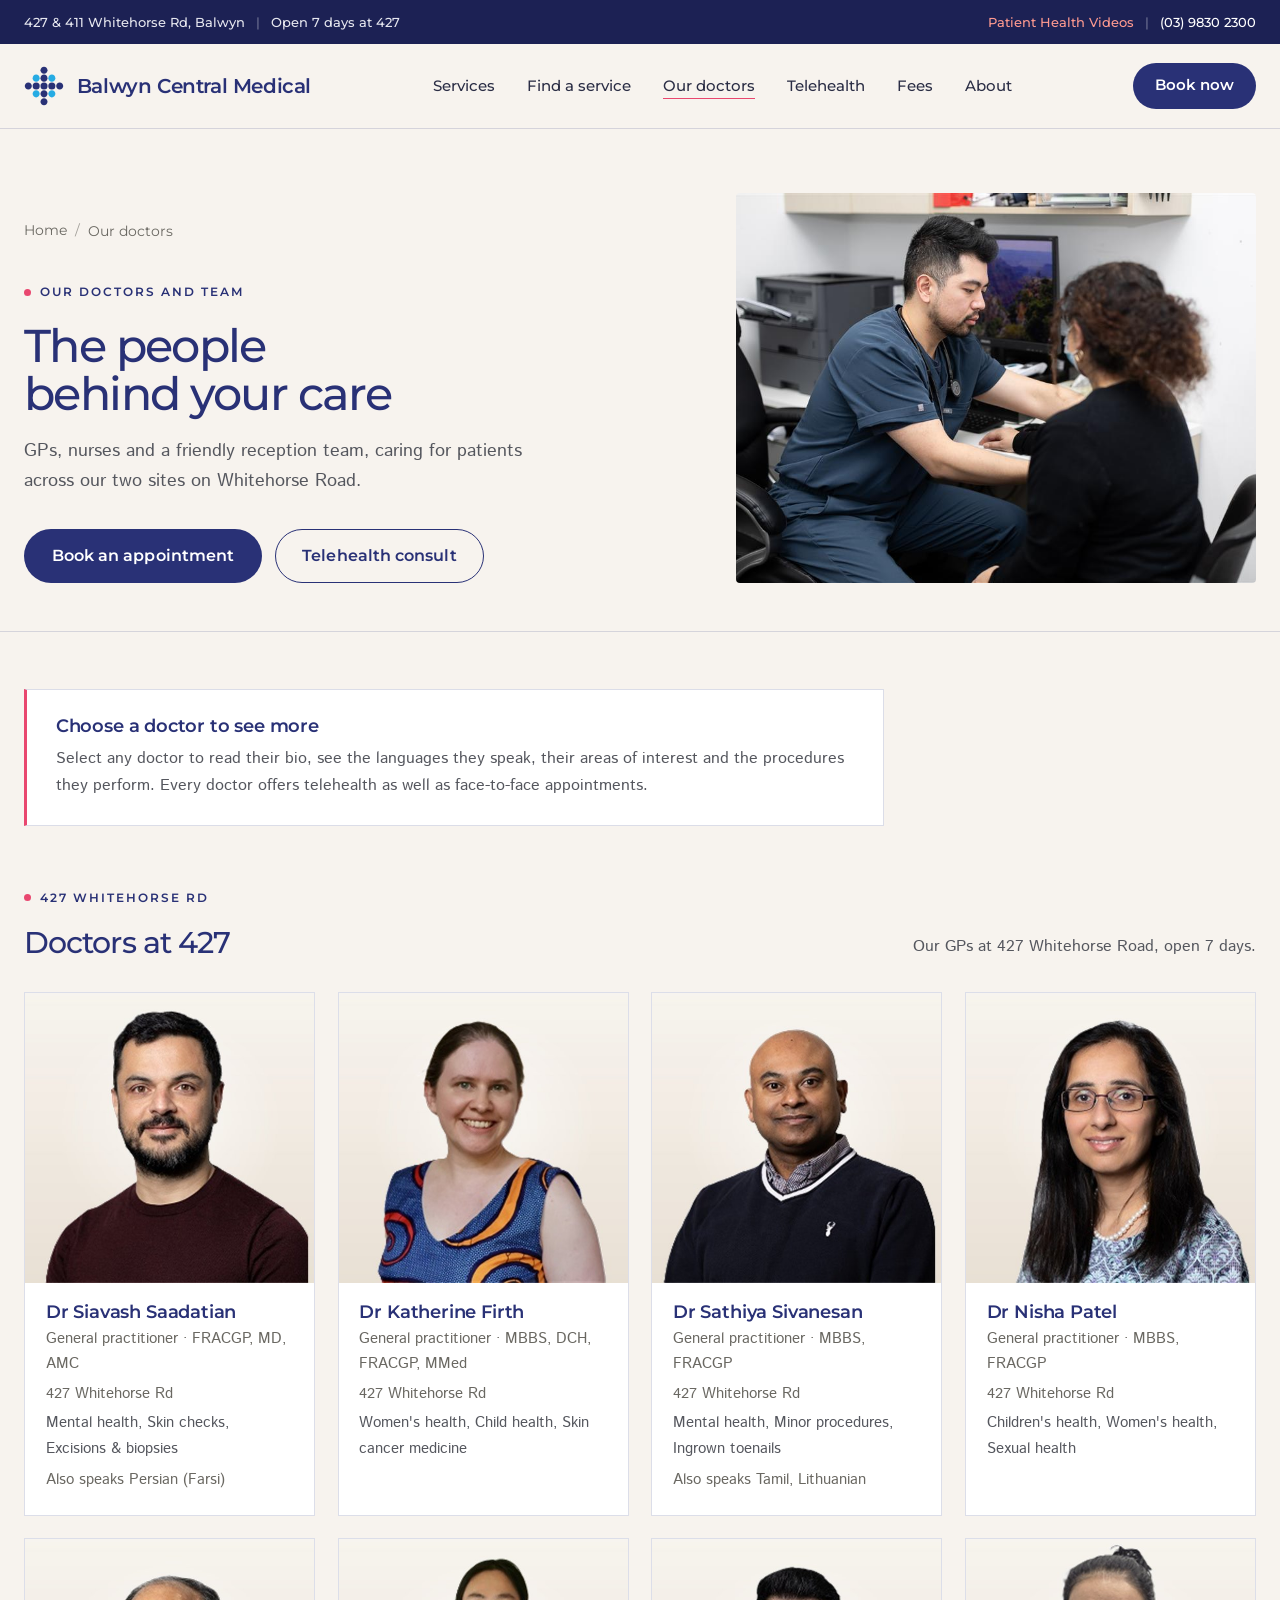
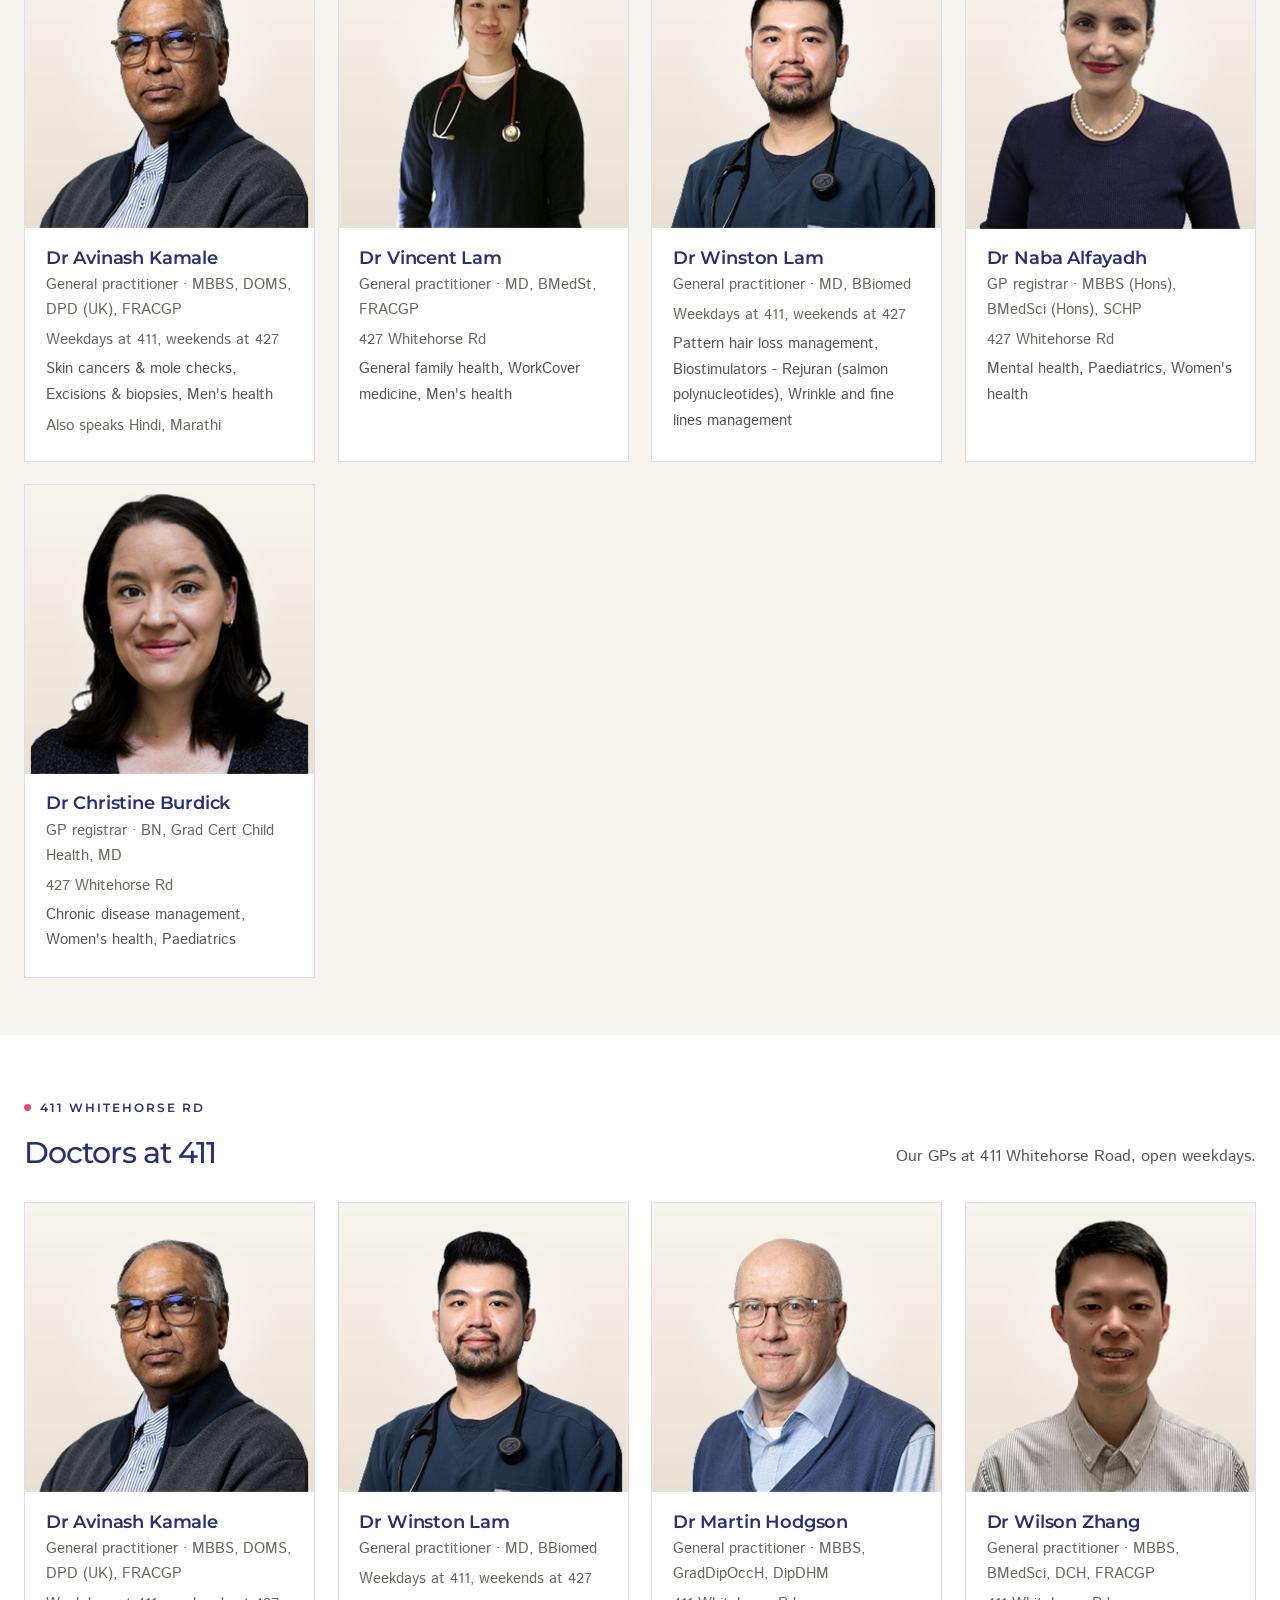
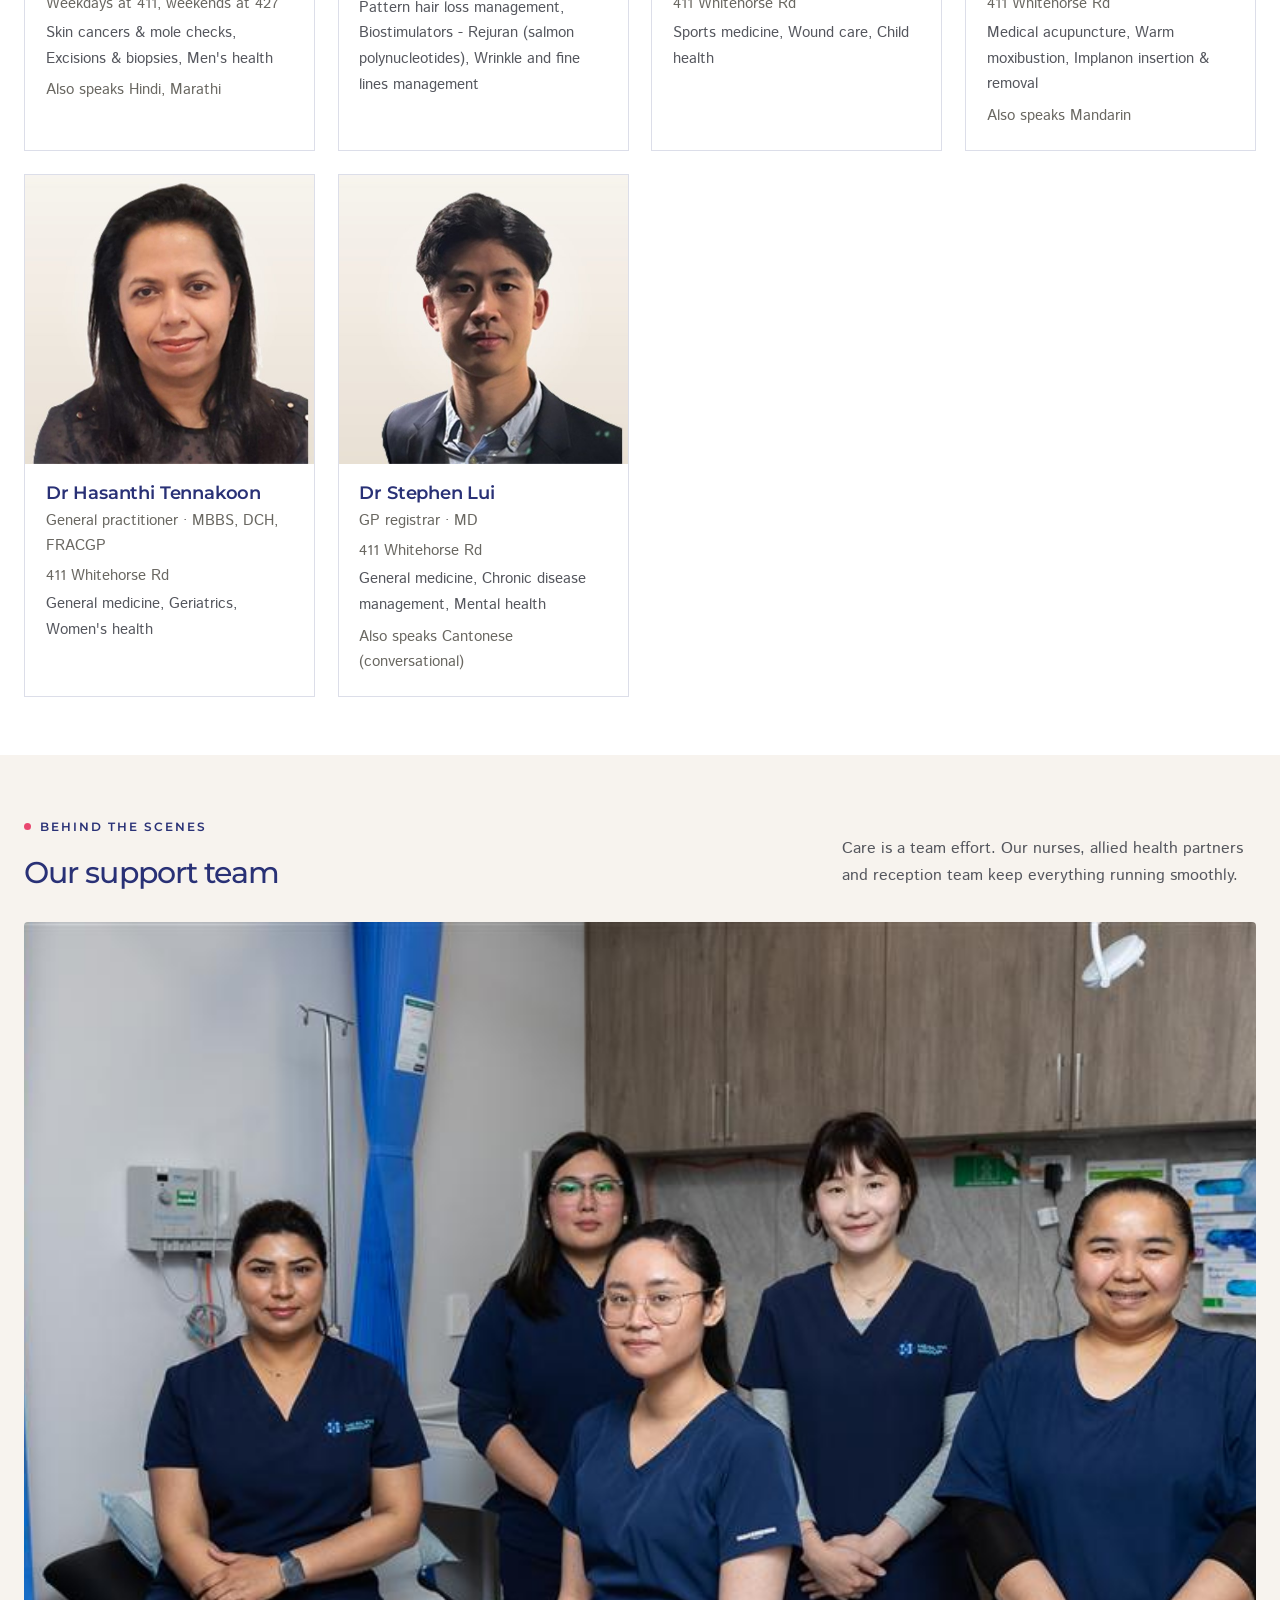
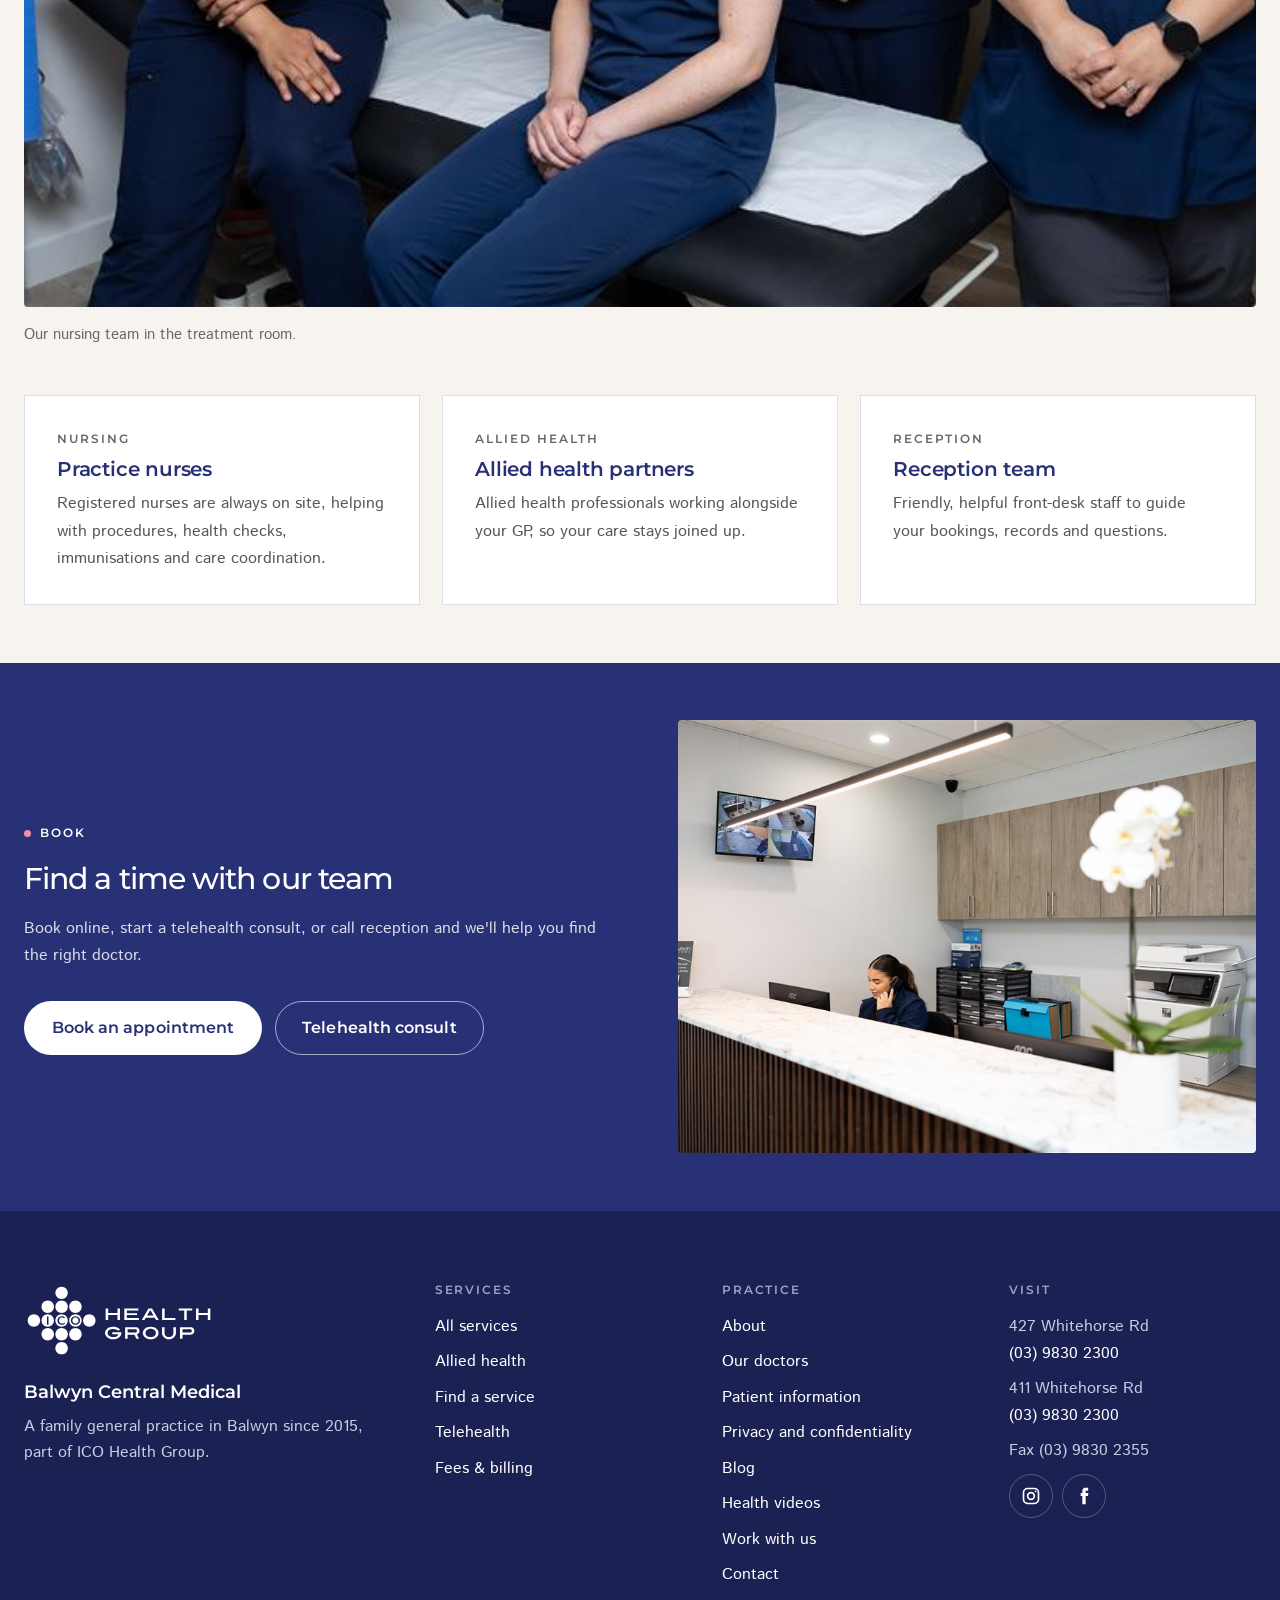
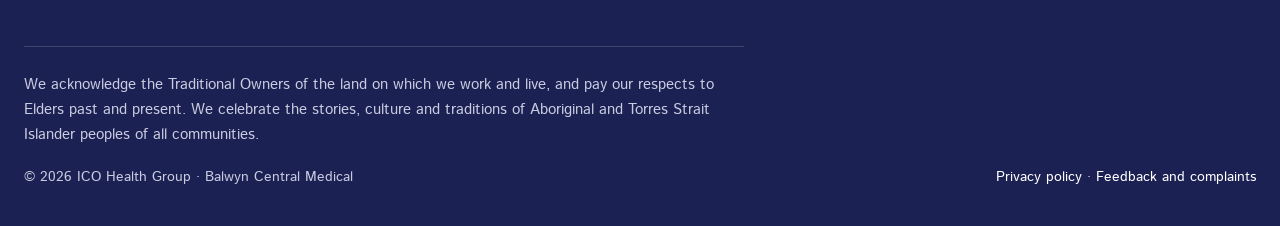
<file: doctors.html>
<!DOCTYPE html>
<html lang="en-AU">
<head>
<meta charset="UTF-8">
<meta name="viewport" content="width=device-width, initial-scale=1">
<meta name="theme-color" content="#F7F3EE">
<meta name="robots" content="noindex, nofollow">
<title>Our doctors | Balwyn Central Medical</title>
<meta name="description" content="Meet the GPs, nurses and support team caring for patients at our two Balwyn Central Medical sites on Whitehorse Road.">
<link rel="icon" href="images/brand/bmc-mark.svg" type="image/svg+xml">
<link rel="preconnect" href="https://fonts.googleapis.com">
<link rel="preconnect" href="https://fonts.gstatic.com" crossorigin>
<link href="https://fonts.googleapis.com/css2?family=Montserrat:wght@500;600;700&family=Istok+Web:wght@400;700&display=swap" rel="stylesheet">
<link rel="stylesheet" href="site.css">
</head>
<body>
<a class="skip-link" href="#main">Skip to main content</a>

<div class="util">
  <div class="wrap">
    <span><span class="hide-sm">427 &amp; 411 Whitehorse Rd, Balwyn<span class="sep" aria-hidden="true">|</span></span>Open 7 days at 427</span>
    <span><a class="otm hide-sm" href="https://onthemendgp.com.au/" target="_blank" rel="noopener">Patient Health Videos<span class="sr-only"> (opens in a new tab)</span></a><span class="sep hide-sm" aria-hidden="true">|</span><a href="tel:+61398302300">(03) 9830 2300</a></span>
  </div>
</div>

<header class="site">
  <div class="wrap nav">
    <a class="lockup" href="index.html">
      <img class="mark" src="images/brand/bmc-mark.svg" width="40" height="40" alt="">
      <span class="practice">Balwyn Central Medical</span>
    </a>
    <ul class="nav-links">
      <li class="has-drop"><a href="services.html">Services</a>
        <div class="drop"><div class="drop-col"><span class="drop-label">For your family</span><a href="services.html#gp">Everyday GP care</a><a href="services.html#svc-child">Babies &amp; children</a><a href="services.html#svc-womens">Women's health</a><a href="services.html#svc-mens">Men's health</a><a href="services.html#svc-health-assessment">Health assessments</a><a href="services.html#svc-chronic">Ongoing conditions</a><a href="services.html#svc-mental-health">Mental health</a><a href="services.html#skin">Skin checks</a></div>
        <div class="drop-col"><span class="drop-label">Under one roof</span><a href="services.html#nursing">Nursing</a><a href="services.html#pharmacy">Pharmacy</a><a href="services.html#pathology">Pathology</a><a href="allied-health.html">Allied health &amp; specialists</a><a href="services.html#procedures">Minor procedures</a><a href="services.html#afterhours">After hours</a></div></div></li>
      <li><a href="find-care.html">Find a service</a></li>
      <li><a href="doctors.html" aria-current="page">Our doctors</a></li>
      <li><a href="telehealth.html">Telehealth</a></li>
      <li><a href="fees.html">Fees</a></li>
      <li class="has-drop"><a href="about.html">About</a>
        <div class="drop small"><a href="about.html">About the practice</a><a href="patient-information.html">Patient information</a><a href="about.html#news">Practice news</a><a href="blog.html">Blog</a><a href="https://onthemendgp.com.au/" target="_blank" rel="noopener">Health videos<span class="sr-only"> (opens in a new tab)</span></a><a href="careers.html">Work with us</a><a href="contact.html">Contact</a></div></li>
    </ul>
    <div class="nav-cta">
      <a class="btn btn-primary" href="https://balwyncentralmedical.com.au/balwyn-central-medical-booking/">Book now</a>
      <button class="burger" id="burger" type="button" aria-label="Open menu" aria-expanded="false" aria-controls="mobileMenu"><span></span></button>
    </div>
  </div>
</header>

<div class="mm-overlay" id="mmOverlay"></div>
<div class="mobile-menu" id="mobileMenu" role="dialog" aria-modal="true" aria-label="Menu">
  <button class="mm-close" type="button" aria-label="Close menu">&times;</button>
  <nav>
    <a href="index.html">Home</a>
    <div class="mm-group"><button type="button" aria-expanded="false">Services<span aria-hidden="true">+</span></button><div class="mm-sub"><span class="mm-label">For your family</span><a href="services.html#gp">Everyday GP care</a><a href="services.html#svc-child">Babies &amp; children</a><a href="services.html#svc-womens">Women's health</a><a href="services.html#svc-mens">Men's health</a><a href="services.html#svc-health-assessment">Health assessments</a><a href="services.html#svc-chronic">Ongoing conditions</a><a href="services.html#svc-mental-health">Mental health</a><a href="services.html#skin">Skin checks</a><span class="mm-label">Under one roof</span><a href="services.html#nursing">Nursing</a><a href="services.html#pharmacy">Pharmacy</a><a href="services.html#pathology">Pathology</a><a href="allied-health.html">Allied health &amp; specialists</a><a href="services.html#procedures">Minor procedures</a><a href="services.html#afterhours">After hours</a></div></div>
    <a href="find-care.html">Find a service</a>
    <a href="doctors.html" aria-current="page">Our doctors</a>
    <a href="telehealth.html">Telehealth</a>
    <a href="fees.html">Fees</a>
    <a href="about.html">About</a>
    <a href="patient-information.html">Patient information</a>
    <a href="blog.html">Blog</a>
    <a href="https://onthemendgp.com.au/" target="_blank" rel="noopener">Health videos<span class="sr-only"> (opens in a new tab)</span></a>
    <a href="contact.html">Contact</a>
    <a class="btn btn-outline" href="telehealth.html">Book a telehealth consult</a>
    <a class="btn btn-primary" href="https://balwyncentralmedical.com.au/balwyn-central-medical-booking/">Book an appointment</a>
  </nav>
</div>

<main id="main" tabindex="-1">
  <!-- page head -->
  <section class="page-head split">
    <div class="wrap">
      <div>
        <nav class="crumbs" aria-label="Breadcrumb"><a href="index.html">Home</a><span class="sep" aria-hidden="true">/</span><span aria-current="page">Our doctors</span></nav>
        <span class="eyebrow">Our doctors and team</span>
        <h1>The people behind your care</h1>
        <p class="lede">GPs, nurses and a friendly reception team, caring for patients across our two sites on Whitehorse Road.</p>
        <div class="actions">
          <a class="btn btn-primary" href="https://balwyncentralmedical.com.au/balwyn-central-medical-booking/">Book an appointment</a>
          <a class="btn btn-outline" href="telehealth.html">Telehealth consult</a>
        </div>
      </div>
      <img src="images/practice/bmc-222.jpg" srcset="images/practice/bmc-222-900.jpg 900w, images/practice/bmc-222.jpg 2000w" sizes="(max-width: 900px) 100vw, 50vw" width="2000" height="1333" fetchpriority="high" alt="One of our GPs talking with a patient during a consultation">
    </div>
  </section>

  <!-- intro -->
  <section class="section" style="padding-bottom:0">
    <div class="wrap">
      <div class="notice reveal" style="max-width:860px">
        <h2>Choose a doctor to see more</h2>
        <p>Select any doctor to read their bio, see the languages they speak, their areas of interest and the procedures they perform. Every doctor offers telehealth as well as face-to-face appointments.</p>
      </div>
    </div>
  </section>

  <!-- 427 -->
  <section class="section">
    <div class="wrap">
      <div class="sec-head reveal">
        <div><span class="eyebrow">427 Whitehorse Rd</span><h2>Doctors at 427</h2></div>
        <p>Our GPs at 427 Whitehorse Road, open 7 days.</p>
      </div>
      <div class="doc-grid" id="team427"></div>
    </div>
  </section>

  <!-- 411 -->
  <section class="section paper">
    <div class="wrap">
      <div class="sec-head reveal">
        <div><span class="eyebrow">411 Whitehorse Rd</span><h2>Doctors at 411</h2></div>
        <p>Our GPs at 411 Whitehorse Road, open weekdays.</p>
      </div>
      <div class="doc-grid" id="team411"></div>
    </div>
  </section>

  <!-- support team -->
  <section class="section">
    <div class="wrap">
      <div class="sec-head reveal">
        <div><span class="eyebrow">Behind the scenes</span><h2>Our support team</h2></div>
        <p>Care is a team effort. Our nurses, allied health partners and reception team keep everything running smoothly.</p>
      </div>
      <figure class="feature-media reveal" style="margin:0 0 3rem">
        <img src="images/practice/bmc-320.jpg" srcset="images/practice/bmc-320-900.jpg 900w, images/practice/bmc-320.jpg 2000w" sizes="(max-width: 900px) 100vw, 50vw" width="2000" height="1333" loading="lazy" alt="Our practice nurses together in the treatment room">
        <figcaption>Our nursing team in the treatment room.</figcaption>
      </figure>
      <div class="cards">
        <div class="card reveal"><span class="k">Nursing</span><h3>Practice nurses</h3><p>Registered nurses are always on site, helping with procedures, health checks, immunisations and care coordination.</p></div>
        <div class="card reveal"><span class="k">Allied health</span><h3>Allied health partners</h3><p>Allied health professionals working alongside your GP, so your care stays joined up.</p></div>
        <div class="card reveal"><span class="k">Reception</span><h3>Reception team</h3><p>Friendly, helpful front-desk staff to guide your bookings, records and questions.</p></div>
      </div>
    </div>
  </section>

  <!-- book -->
  <section class="section dark">
    <div class="wrap tele">
      <div class="reveal">
        <span class="eyebrow">Book</span>
        <h2>Find a time with our team</h2>
        <p>Book online, start a telehealth consult, or call reception and we'll help you find the right doctor.</p>
        <div class="actions">
          <a class="btn btn-light" href="https://balwyncentralmedical.com.au/balwyn-central-medical-booking/">Book an appointment</a>
          <a class="btn btn-ghost-light" href="telehealth.html">Telehealth consult</a>
        </div>
      </div>
      <img src="images/practice/bmc-249.jpg" srcset="images/practice/bmc-249-900.jpg 900w, images/practice/bmc-249.jpg 2000w" sizes="(max-width: 900px) 100vw, 50vw" width="2000" height="1333" loading="lazy" alt="The reception desk at Balwyn Central Medical">
    </div>
  </section>
</main>

<footer class="site">
  <div class="wrap">
    <div class="foot">
      <div>
        <img class="ico-white" src="images/brand/ico-logo-horizontal-white.svg" width="190" height="75" alt="ICO Health Group">
        <p class="practice">Balwyn Central Medical</p>
        <p>A family general practice in Balwyn since 2015, part of ICO Health Group.</p>
      </div>
      <div><h2>Services</h2><nav aria-label="Services"><a href="services.html">All services</a><a href="allied-health.html">Allied health</a><a href="find-care.html">Find a service</a><a href="telehealth.html">Telehealth</a><a href="fees.html">Fees &amp; billing</a></nav></div>
      <div><h2>Practice</h2><nav aria-label="Practice"><a href="about.html">About</a><a href="doctors.html">Our doctors</a><a href="patient-information.html">Patient information</a><a href="privacy.html">Privacy and confidentiality</a><a href="blog.html">Blog</a><a href="https://onthemendgp.com.au/" target="_blank" rel="noopener">Health videos<span class="sr-only"> (opens in a new tab)</span></a><a href="careers.html">Work with us</a><a href="contact.html">Contact</a></nav></div>
      <div><h2>Visit</h2><p>427 Whitehorse Rd<br><a href="tel:+61398302300">(03) 9830 2300</a></p><p>411 Whitehorse Rd<br><a href="tel:+61398302300">(03) 9830 2300</a></p><p>Fax (03) 9830 2355</p><p class="social"><a href="https://www.instagram.com/balwyncentralmedical/" target="_blank" rel="noopener" aria-label="Balwyn Central Medical on Instagram (opens in a new tab)"><svg aria-hidden="true" focusable="false" width="20" height="20" viewBox="0 0 24 24" fill="none" stroke="currentColor" stroke-width="2"><rect x="3" y="3" width="18" height="18" rx="5"/><circle cx="12" cy="12" r="4"/><circle cx="17.5" cy="6.5" r="1" fill="currentColor" stroke="none"/></svg></a><a href="https://www.facebook.com/BalwynCentralMedical" target="_blank" rel="noopener" aria-label="Balwyn Central Medical on Facebook (opens in a new tab)"><svg aria-hidden="true" focusable="false" width="20" height="20" viewBox="0 0 24 24" fill="currentColor"><path d="M14 8.5V6.8c0-.8.5-1 .9-1H17V2.2L14 2.2c-3.3 0-4 2.4-4 4v2.3H8V12h2v10h4V12h2.8l.4-3.5H14z"/></svg></a></p></div>
    </div>
    <p class="ack">We acknowledge the Traditional Owners of the land on which we work and live, and pay our respects to Elders past and present. We celebrate the stories, culture and traditions of Aboriginal and Torres Strait Islander peoples of all communities.</p>
    <div class="foot-bottom"><span>© 2026 ICO Health Group · Balwyn Central Medical</span><span><a href="privacy.html">Privacy policy</a> · <a href="patient-information.html#feedback">Feedback and complaints</a></span></div>
  </div>
</footer>


<script src="data.js"></script>
<script src="main.js"></script>
<script>
/* doctor cards from data.js (single source of truth) */
(function(){
  function card(d){
    var tele = '';
    return '<a class="doc-card reveal" href="find-care.html?doctor=' + d.id + '">' +
      (d.photo ? '<div class="ph photo"><img src="' + d.photo + '" width="560" height="560" loading="lazy" alt="Portrait of ' + d.name + '"></div>'
              : '<div class="ph" aria-hidden="true">' + initials(d.name) + '<small>Photo to come</small></div>') +
      '<div class="info"><h3>' + d.name + '</h3>' +
      '<div class="meta">' + d.role + (d.quals ? ' · ' + d.quals : '') + '</div>' +
      '<div class="meta">' + (d.hours || siteLabel(d.sites)) + '</div>' +
      '<div class="interests">' + d.interests.slice(0, 3).join(', ') + '</div>' +
      (d.languages && d.languages.length ? '<div class="meta">Also speaks ' + d.languages.join(', ') + '</div>' : '') + tele +
      '</div></a>';
  }
  ['427','411'].forEach(function(site){
    var grid = document.getElementById('team' + site);
    if(!grid) return;
    grid.innerHTML = DOCTORS.filter(function(d){ return d.sites.indexOf(site) > -1; }).map(card).join('');
    if(window.observeReveals) window.observeReveals(grid);
  });
})();
</script>
</body>
</html>
</file>
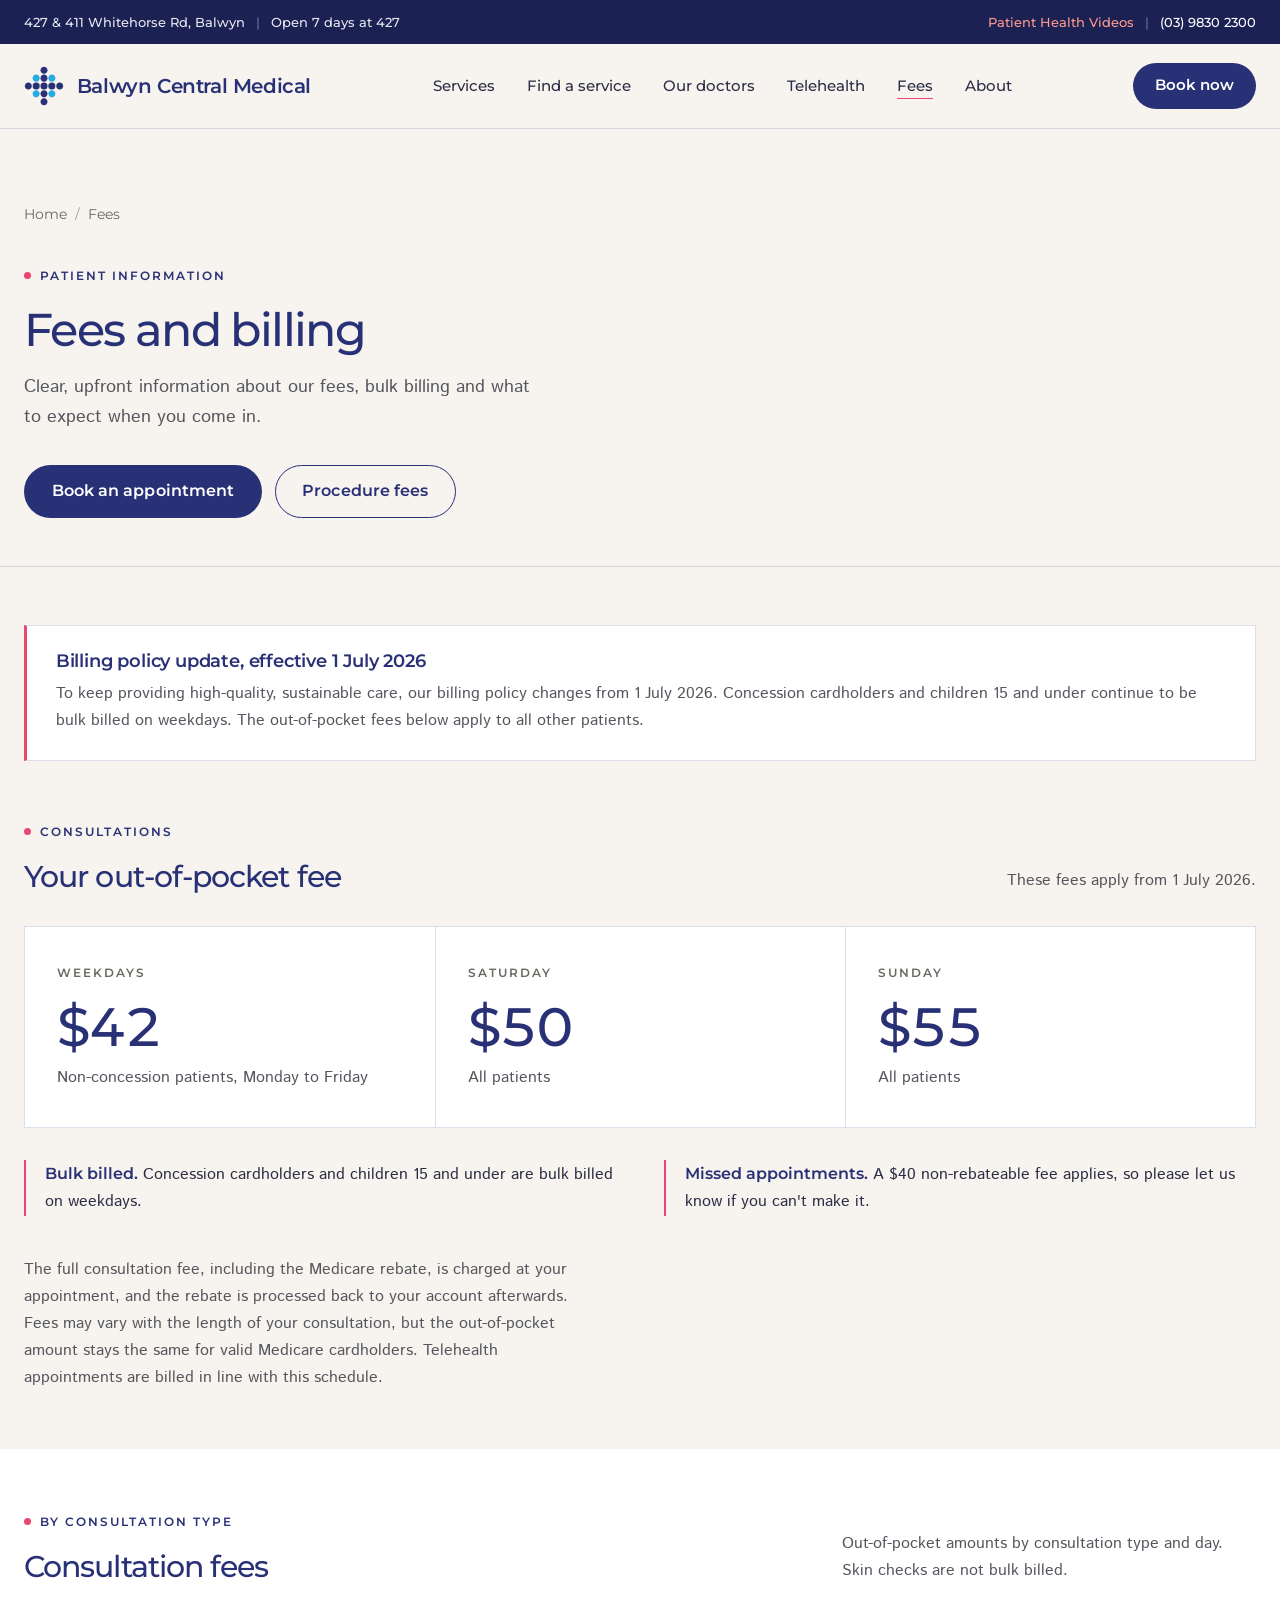
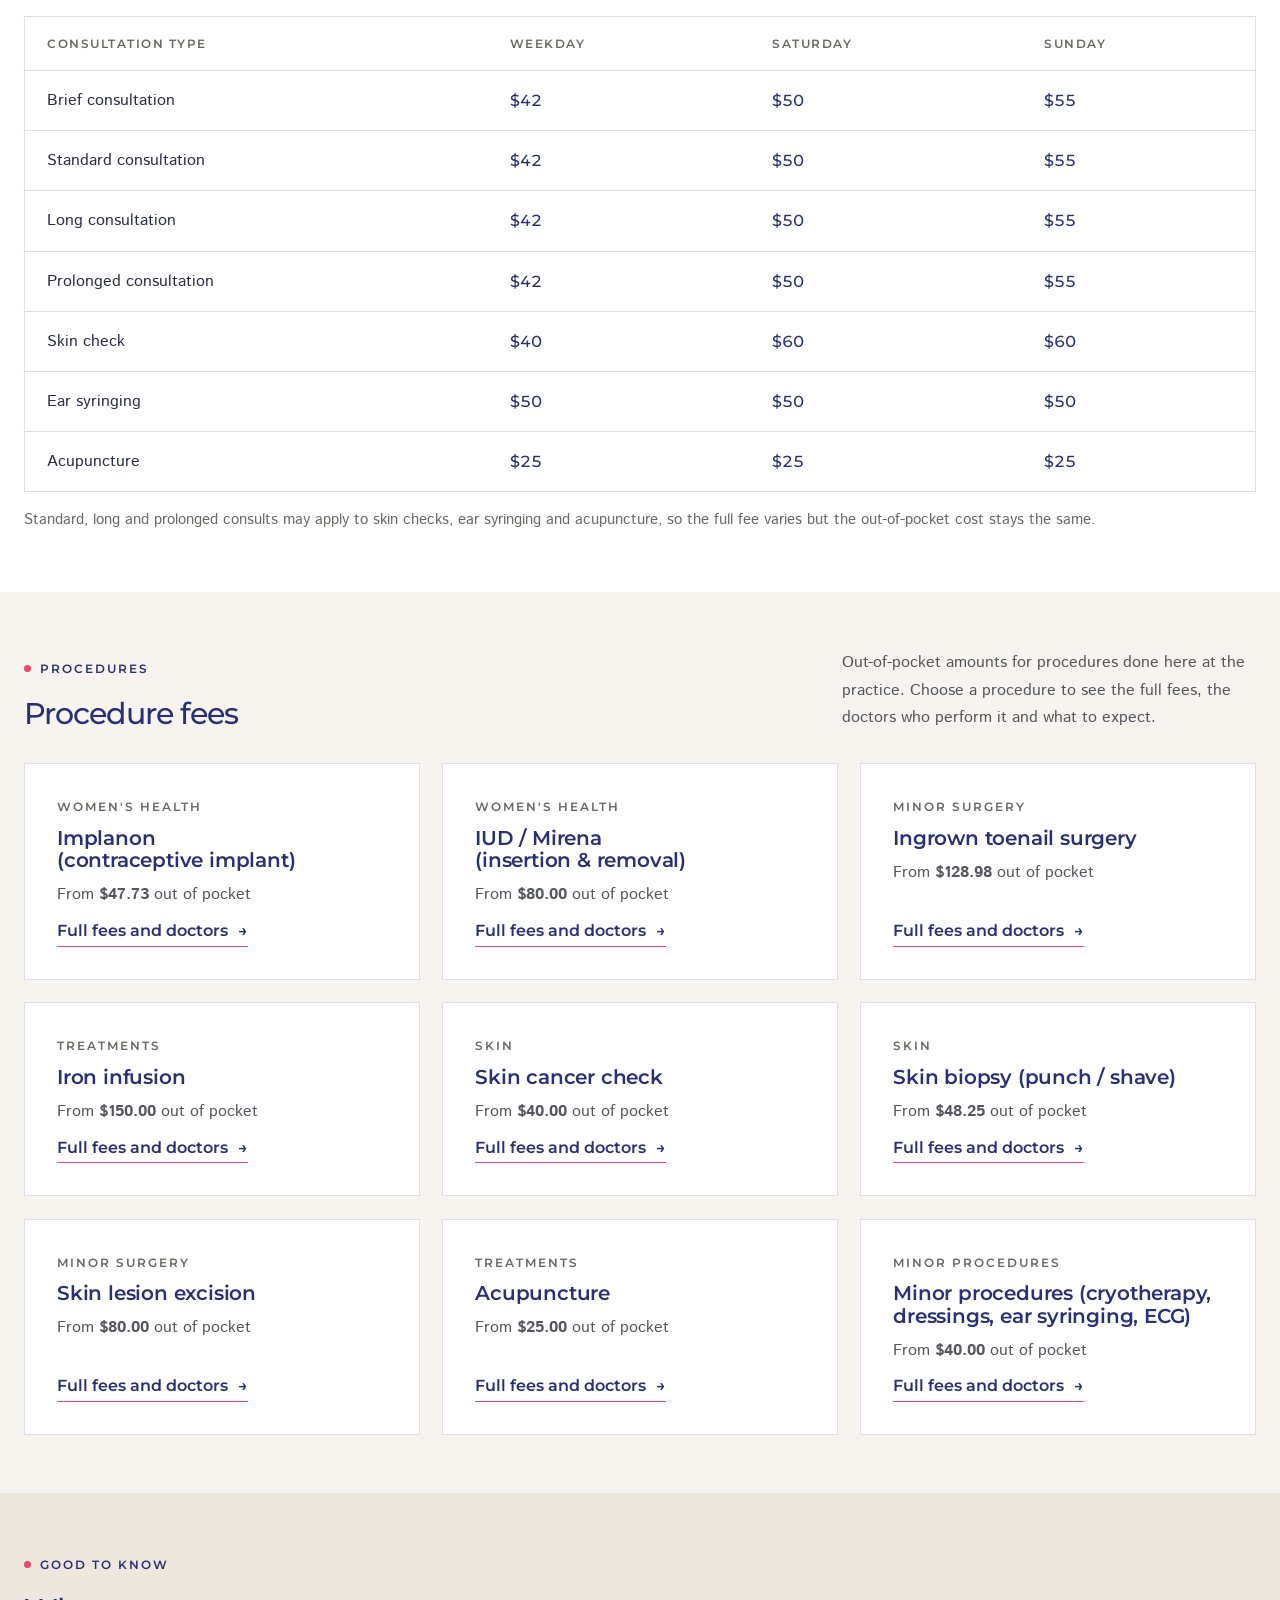
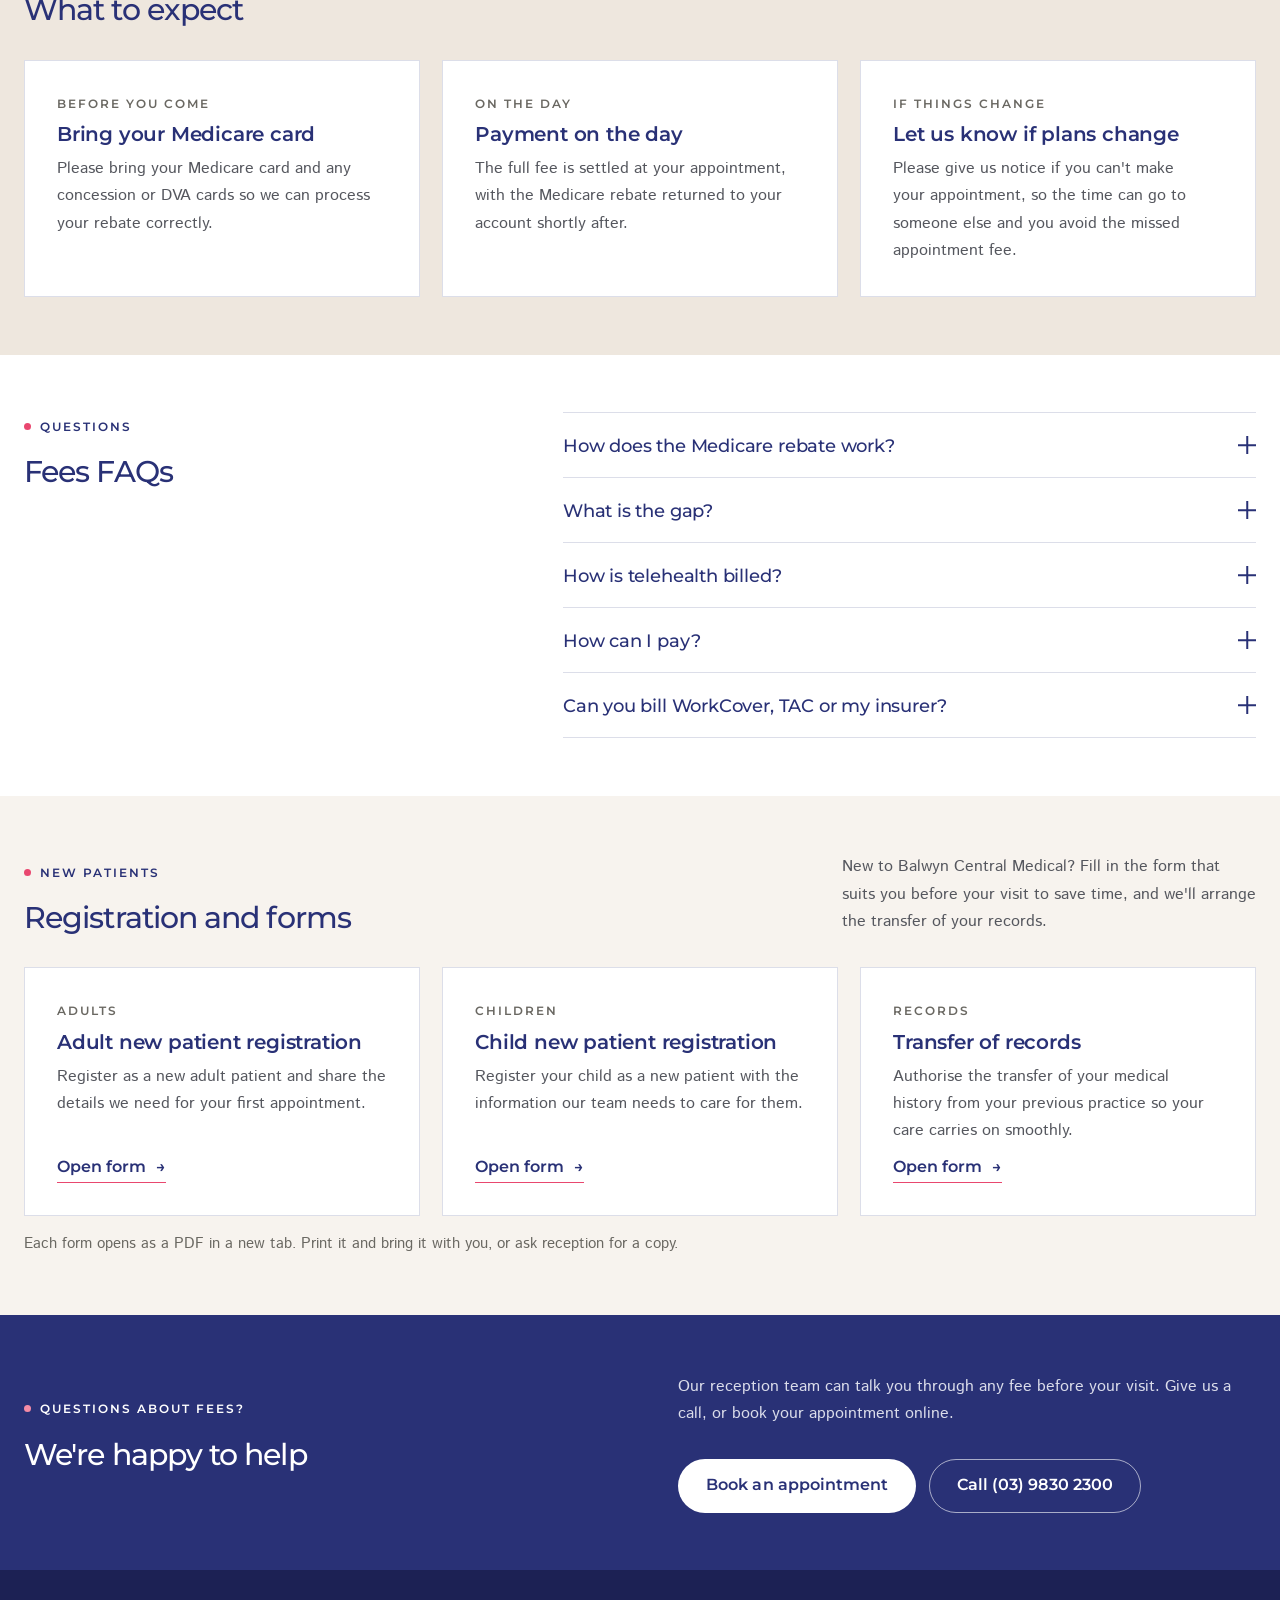
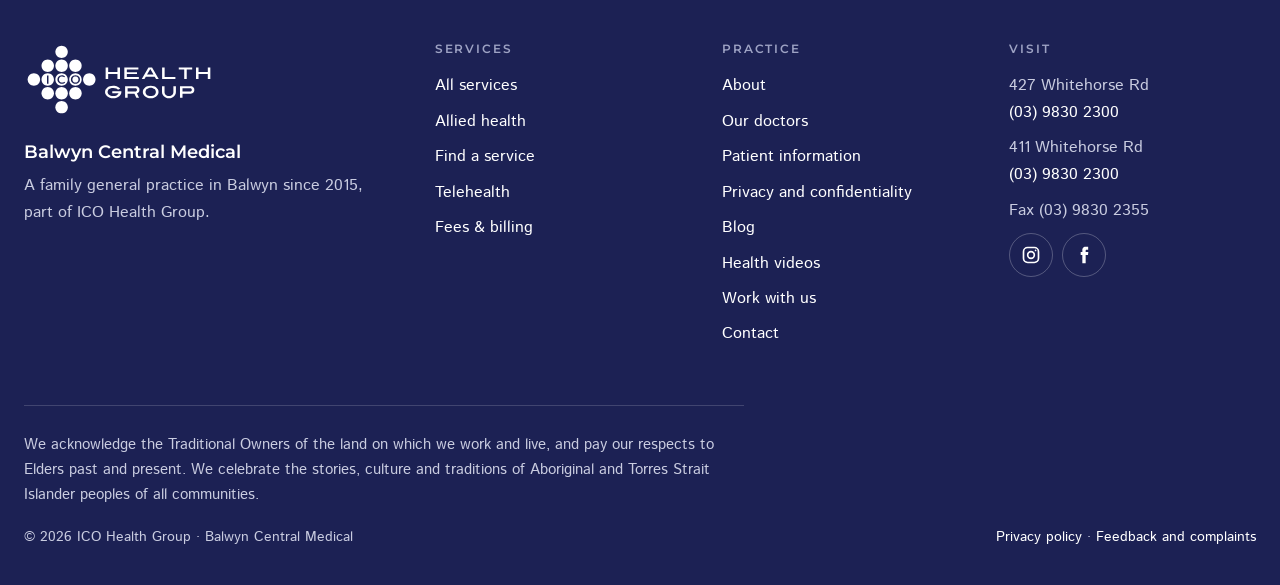
<file: fees.html>
<!DOCTYPE html>
<html lang="en-AU">
<head>
<meta charset="UTF-8">
<meta name="viewport" content="width=device-width, initial-scale=1">
<meta name="theme-color" content="#F7F3EE">
<meta name="robots" content="noindex, nofollow">
<title>Fees and billing | Balwyn Central Medical</title>
<meta name="description" content="Our billing policy and fee schedule, consultation and procedure fees, what to expect on the day, and new patient forms.">
<link rel="icon" href="images/brand/bmc-mark.svg" type="image/svg+xml">
<link rel="preconnect" href="https://fonts.googleapis.com">
<link rel="preconnect" href="https://fonts.gstatic.com" crossorigin>
<link href="https://fonts.googleapis.com/css2?family=Montserrat:wght@500;600;700&family=Istok+Web:wght@400;700&display=swap" rel="stylesheet">
<link rel="stylesheet" href="site.css">
</head>
<body>
<a class="skip-link" href="#main">Skip to main content</a>

<div class="util">
  <div class="wrap">
    <span><span class="hide-sm">427 &amp; 411 Whitehorse Rd, Balwyn<span class="sep" aria-hidden="true">|</span></span>Open 7 days at 427</span>
    <span><a class="otm hide-sm" href="https://onthemendgp.com.au/" target="_blank" rel="noopener">Patient Health Videos<span class="sr-only"> (opens in a new tab)</span></a><span class="sep hide-sm" aria-hidden="true">|</span><a href="tel:+61398302300">(03) 9830 2300</a></span>
  </div>
</div>

<header class="site">
  <div class="wrap nav">
    <a class="lockup" href="index.html">
      <img class="mark" src="images/brand/bmc-mark.svg" width="40" height="40" alt="">
      <span class="practice">Balwyn Central Medical</span>
    </a>
    <ul class="nav-links">
      <li class="has-drop"><a href="services.html">Services</a>
        <div class="drop"><div class="drop-col"><span class="drop-label">For your family</span><a href="services.html#gp">Everyday GP care</a><a href="services.html#svc-child">Babies &amp; children</a><a href="services.html#svc-womens">Women's health</a><a href="services.html#svc-mens">Men's health</a><a href="services.html#svc-health-assessment">Health assessments</a><a href="services.html#svc-chronic">Ongoing conditions</a><a href="services.html#svc-mental-health">Mental health</a><a href="services.html#skin">Skin checks</a></div>
        <div class="drop-col"><span class="drop-label">Under one roof</span><a href="services.html#nursing">Nursing</a><a href="services.html#pharmacy">Pharmacy</a><a href="services.html#pathology">Pathology</a><a href="allied-health.html">Allied health &amp; specialists</a><a href="services.html#procedures">Minor procedures</a><a href="services.html#afterhours">After hours</a></div></div></li>
      <li><a href="find-care.html">Find a service</a></li>
      <li><a href="doctors.html">Our doctors</a></li>
      <li><a href="telehealth.html">Telehealth</a></li>
      <li><a href="fees.html" aria-current="page">Fees</a></li>
      <li class="has-drop"><a href="about.html">About</a>
        <div class="drop small"><a href="about.html">About the practice</a><a href="patient-information.html">Patient information</a><a href="about.html#news">Practice news</a><a href="blog.html">Blog</a><a href="https://onthemendgp.com.au/" target="_blank" rel="noopener">Health videos<span class="sr-only"> (opens in a new tab)</span></a><a href="careers.html">Work with us</a><a href="contact.html">Contact</a></div></li>
    </ul>
    <div class="nav-cta">
      <a class="btn btn-primary" href="https://balwyncentralmedical.com.au/balwyn-central-medical-booking/">Book now</a>
      <button class="burger" id="burger" type="button" aria-label="Open menu" aria-expanded="false" aria-controls="mobileMenu"><span></span></button>
    </div>
  </div>
</header>

<div class="mm-overlay" id="mmOverlay"></div>
<div class="mobile-menu" id="mobileMenu" role="dialog" aria-modal="true" aria-label="Menu">
  <button class="mm-close" type="button" aria-label="Close menu">&times;</button>
  <nav>
    <a href="index.html">Home</a>
    <div class="mm-group"><button type="button" aria-expanded="false">Services<span aria-hidden="true">+</span></button><div class="mm-sub"><span class="mm-label">For your family</span><a href="services.html#gp">Everyday GP care</a><a href="services.html#svc-child">Babies &amp; children</a><a href="services.html#svc-womens">Women's health</a><a href="services.html#svc-mens">Men's health</a><a href="services.html#svc-health-assessment">Health assessments</a><a href="services.html#svc-chronic">Ongoing conditions</a><a href="services.html#svc-mental-health">Mental health</a><a href="services.html#skin">Skin checks</a><span class="mm-label">Under one roof</span><a href="services.html#nursing">Nursing</a><a href="services.html#pharmacy">Pharmacy</a><a href="services.html#pathology">Pathology</a><a href="allied-health.html">Allied health &amp; specialists</a><a href="services.html#procedures">Minor procedures</a><a href="services.html#afterhours">After hours</a></div></div>
    <a href="find-care.html">Find a service</a>
    <a href="doctors.html">Our doctors</a>
    <a href="telehealth.html">Telehealth</a>
    <a href="fees.html" aria-current="page">Fees</a>
    <a href="about.html">About</a>
    <a href="patient-information.html">Patient information</a>
    <a href="blog.html">Blog</a>
    <a href="https://onthemendgp.com.au/" target="_blank" rel="noopener">Health videos<span class="sr-only"> (opens in a new tab)</span></a>
    <a href="contact.html">Contact</a>
    <a class="btn btn-outline" href="telehealth.html">Book a telehealth consult</a>
    <a class="btn btn-primary" href="https://balwyncentralmedical.com.au/balwyn-central-medical-booking/">Book an appointment</a>
  </nav>
</div>

<main id="main" tabindex="-1">
  <!-- page head -->
  <section class="page-head">
    <div class="wrap">
      <nav class="crumbs" aria-label="Breadcrumb"><a href="index.html">Home</a><span class="sep" aria-hidden="true">/</span><span aria-current="page">Fees</span></nav>
      <span class="eyebrow">Patient information</span>
      <h1>Fees and billing</h1>
      <p class="lede">Clear, upfront information about our fees, bulk billing and what to expect when you come in.</p>
      <div class="actions">
        <a class="btn btn-primary" href="https://balwyncentralmedical.com.au/balwyn-central-medical-booking/">Book an appointment</a>
        <a class="btn btn-outline" href="#procedure-fees">Procedure fees</a>
      </div>
    </div>
  </section>

  <!-- billing policy and out-of-pocket fees -->
  <section class="section" id="out-of-pocket">
    <div class="wrap">
      <div class="notice reveal" style="margin-bottom:3.5rem">
        <h2>Billing policy update, effective <span data-fee="effective"></span></h2>
        <p>To keep providing high-quality, sustainable care, our billing policy changes from <span data-fee="effective"></span>. Concession cardholders and children 15 and under continue to be bulk billed on weekdays. The out-of-pocket fees below apply to all other patients.</p>
      </div>
      <div class="sec-head reveal">
        <div><span class="eyebrow">Consultations</span><h2>Your out-of-pocket fee</h2></div>
        <p>These fees apply from <span data-fee="effective" class="nowrap"></span>.</p>
      </div>
      <div class="pricing reveal" id="feeCards"></div>
      <div class="price-notes reveal">
        <p><b>Bulk billed.</b> <span id="feeBulk"></span></p>
        <p><b>Missed appointments.</b> A <span data-fee="noShow"></span> non-rebateable fee applies, so please let us know if you can't make it.</p>
      </div>
      <div class="prose reveal" style="margin-top:2.5rem">
        <p>The full consultation fee, including the Medicare rebate, is charged at your appointment, and the rebate is processed back to your account afterwards. Fees may vary with the length of your consultation, but the out-of-pocket amount stays the same for valid Medicare cardholders. Telehealth appointments are billed in line with this schedule.</p>
      </div>
    </div>
  </section>

  <!-- consultation fees -->
  <section class="section paper" id="consult-fees">
    <div class="wrap">
      <div class="sec-head reveal">
        <div><span class="eyebrow">By consultation type</span><h2>Consultation fees</h2></div>
        <p>Out-of-pocket amounts by consultation type and day. Skin checks are not bulk billed.</p>
      </div>
      <div class="table-wrap reveal">
        <table class="ftable">
          <caption class="sr-only">Out-of-pocket consultation fees by day</caption>
          <thead><tr><th scope="col">Consultation type</th><th scope="col">Weekday</th><th scope="col">Saturday</th><th scope="col">Sunday</th></tr></thead>
          <tbody id="consultBody"></tbody>
        </table>
      </div>
      <p class="form-note reveal">Standard, long and prolonged consults may apply to skin checks, ear syringing and acupuncture, so the full fee varies but the out-of-pocket cost stays the same.</p>
    </div>
  </section>

  <!-- procedure fees -->
  <section class="section" id="procedure-fees">
    <div class="wrap">
      <div class="sec-head reveal">
        <div><span class="eyebrow">Procedures</span><h2>Procedure fees</h2></div>
        <p>Out-of-pocket amounts for procedures done here at the practice. Choose a procedure to see the full fees, the doctors who perform it and what to expect.</p>
      </div>
      <div class="cards" id="procGrid"></div>
    </div>
  </section>

  <!-- what to expect -->
  <section class="section sand">
    <div class="wrap">
      <div class="sec-head reveal">
        <div><span class="eyebrow">Good to know</span><h2>What to expect</h2></div>
      </div>
      <div class="cards">
        <div class="card reveal"><span class="k">Before you come</span><h3>Bring your Medicare card</h3><p>Please bring your Medicare card and any concession or DVA cards so we can process your rebate correctly.</p></div>
        <div class="card reveal"><span class="k">On the day</span><h3>Payment on the day</h3><p>The full fee is settled at your appointment, with the Medicare rebate returned to your account shortly after.</p></div>
        <div class="card reveal"><span class="k">If things change</span><h3>Let us know if plans change</h3><p>Please give us notice if you can't make your appointment, so the time can go to someone else and you avoid the missed appointment fee.</p></div>
      </div>
    </div>
  </section>

  <!-- fee faq -->
  <section class="section paper" id="fee-faq">
    <div class="wrap two-col">
      <div class="reveal"><span class="eyebrow">Questions</span><h2 style="margin-top:1rem">Fees FAQs</h2></div>
      <div class="faq reveal">
        <div class="faq-item"><button class="faq-q" type="button" aria-expanded="false">How does the Medicare rebate work? <span class="plus" aria-hidden="true"></span></button><div class="faq-a"><p>The full consultation fee, including the Medicare rebate, is charged at your appointment. The rebate is then processed back to your account afterwards. Please bring your Medicare card and any concession or DVA cards so we can process your rebate correctly.</p></div></div>
        <div class="faq-item"><button class="faq-q" type="button" aria-expanded="false">What is the gap? <span class="plus" aria-hidden="true"></span></button><div class="faq-a"><p>The gap is your out-of-pocket fee: the part of the fee Medicare doesn't cover. On weekdays it is <span data-fee="weekday"></span> for non-concession patients. On weekends it is <span data-fee="saturday"></span> on Saturdays and <span data-fee="sunday"></span> on Sundays for all patients. Fees may vary with the length of your consultation, but the out-of-pocket amount stays the same for valid Medicare cardholders.</p></div></div>
        <div class="faq-item"><button class="faq-q" type="button" aria-expanded="false">How is telehealth billed? <span class="plus" aria-hidden="true"></span></button><div class="faq-a"><p>Telehealth appointments are billed in line with the fee schedule on this page.</p></div></div>
        <div class="faq-item"><button class="faq-q" type="button" aria-expanded="false">How can I pay? <span class="plus" aria-hidden="true"></span></button><div class="faq-a"><p>The full fee is settled at your appointment. We accept all major debit and credit cards, including American Express, and there's no card surcharge. We generally don't accept cash.</p></div></div>
        <div class="faq-item"><button class="faq-q" type="button" aria-expanded="false">Can you bill WorkCover, TAC or my insurer? <span class="plus" aria-hidden="true"></span></button><div class="faq-a"><p>For WorkCover and TAC, your first appointment is paid in full on the day, and you can then claim it back from the insurer or your employer. Once you have a claim number, bring it to your next visit and we'll bill the insurer directly. If you don't have your claim number yet, that visit is also paid on the day.</p><p>If you're covered by other insurance, such as overseas student or visitor cover, you pay the full invoice on the day and then claim it back from your insurer.</p></div></div>
      </div>
    </div>
  </section>

  <!-- new patient forms -->
  <section class="section" id="forms">
    <div class="wrap">
      <div class="sec-head reveal">
        <div><span class="eyebrow">New patients</span><h2>Registration and forms</h2></div>
        <p>New to Balwyn Central Medical? Fill in the form that suits you before your visit to save time, and we'll arrange the transfer of your records.</p>
      </div>
      <div class="cards">
        <a class="card reveal" href="https://balwyncentralmedical.com.au/wp-content/uploads/2025/05/New-Patient-Registration-Form-BCM.pdf" target="_blank" rel="noopener"><span class="k">Adults</span><h3>Adult new patient registration</h3><p>Register as a new adult patient and share the details we need for your first appointment.</p><span class="arrow-link">Open form <span aria-hidden="true">→</span></span><span class="sr-only"> (PDF, opens in a new tab)</span></a>
        <a class="card reveal" href="https://balwyncentralmedical.com.au/wp-content/uploads/2025/05/Child-New-Patient-Registration-Form-BCM.pdf" target="_blank" rel="noopener"><span class="k">Children</span><h3>Child new patient registration</h3><p>Register your child as a new patient with the information our team needs to care for them.</p><span class="arrow-link">Open form <span aria-hidden="true">→</span></span><span class="sr-only"> (PDF, opens in a new tab)</span></a>
        <a class="card reveal" href="https://balwyncentralmedical.com.au/wp-content/uploads/2025/05/Transfer-Of-Records-Forms-BCM.pdf" target="_blank" rel="noopener"><span class="k">Records</span><h3>Transfer of records</h3><p>Authorise the transfer of your medical history from your previous practice so your care carries on smoothly.</p><span class="arrow-link">Open form <span aria-hidden="true">→</span></span><span class="sr-only"> (PDF, opens in a new tab)</span></a>
      </div>
      <p class="form-note reveal">Each form opens as a PDF in a new tab. Print it and bring it with you, or ask reception for a copy.</p>
    </div>
  </section>

  <!-- call to action -->
  <section class="section dark">
    <div class="wrap tele">
      <div class="reveal"><span class="eyebrow">Questions about fees?</span><h2>We're happy to help</h2></div>
      <div class="reveal">
        <p>Our reception team can talk you through any fee before your visit. Give us a call, or book your appointment online.</p>
        <div class="actions">
          <a class="btn btn-light" href="https://balwyncentralmedical.com.au/balwyn-central-medical-booking/">Book an appointment</a>
          <a class="btn btn-ghost-light" href="tel:+61398302300">Call (03) 9830 2300</a>
        </div>
      </div>
    </div>
  </section>
</main>

<footer class="site">
  <div class="wrap">
    <div class="foot">
      <div>
        <img class="ico-white" src="images/brand/ico-logo-horizontal-white.svg" width="190" height="75" alt="ICO Health Group">
        <p class="practice">Balwyn Central Medical</p>
        <p>A family general practice in Balwyn since 2015, part of ICO Health Group.</p>
      </div>
      <div><h2>Services</h2><nav aria-label="Services"><a href="services.html">All services</a><a href="allied-health.html">Allied health</a><a href="find-care.html">Find a service</a><a href="telehealth.html">Telehealth</a><a href="fees.html">Fees &amp; billing</a></nav></div>
      <div><h2>Practice</h2><nav aria-label="Practice"><a href="about.html">About</a><a href="doctors.html">Our doctors</a><a href="patient-information.html">Patient information</a><a href="privacy.html">Privacy and confidentiality</a><a href="blog.html">Blog</a><a href="https://onthemendgp.com.au/" target="_blank" rel="noopener">Health videos<span class="sr-only"> (opens in a new tab)</span></a><a href="careers.html">Work with us</a><a href="contact.html">Contact</a></nav></div>
      <div><h2>Visit</h2><p>427 Whitehorse Rd<br><a href="tel:+61398302300">(03) 9830 2300</a></p><p>411 Whitehorse Rd<br><a href="tel:+61398302300">(03) 9830 2300</a></p><p>Fax (03) 9830 2355</p><p class="social"><a href="https://www.instagram.com/balwyncentralmedical/" target="_blank" rel="noopener" aria-label="Balwyn Central Medical on Instagram (opens in a new tab)"><svg aria-hidden="true" focusable="false" width="20" height="20" viewBox="0 0 24 24" fill="none" stroke="currentColor" stroke-width="2"><rect x="3" y="3" width="18" height="18" rx="5"/><circle cx="12" cy="12" r="4"/><circle cx="17.5" cy="6.5" r="1" fill="currentColor" stroke="none"/></svg></a><a href="https://www.facebook.com/BalwynCentralMedical" target="_blank" rel="noopener" aria-label="Balwyn Central Medical on Facebook (opens in a new tab)"><svg aria-hidden="true" focusable="false" width="20" height="20" viewBox="0 0 24 24" fill="currentColor"><path d="M14 8.5V6.8c0-.8.5-1 .9-1H17V2.2L14 2.2c-3.3 0-4 2.4-4 4v2.3H8V12h2v10h4V12h2.8l.4-3.5H14z"/></svg></a></p></div>
    </div>
    <p class="ack">We acknowledge the Traditional Owners of the land on which we work and live, and pay our respects to Elders past and present. We celebrate the stories, culture and traditions of Aboriginal and Torres Strait Islander peoples of all communities.</p>
    <div class="foot-bottom"><span>© 2026 ICO Health Group · Balwyn Central Medical</span><span><a href="privacy.html">Privacy policy</a> · <a href="patient-information.html#feedback">Feedback and complaints</a></span></div>
  </div>
</footer>


<script src="data.js"></script>
<script src="main.js"></script>
<script>
/* fees from data.js (single source of truth) */
(function(){
  document.getElementById('feeCards').innerHTML = [
    ['Weekdays', BILLING_POLICY.weekday, 'Non-concession patients, Monday to Friday'],
    ['Saturday', BILLING_POLICY.saturday, 'All patients'],
    ['Sunday', BILLING_POLICY.sunday, 'All patients']
  ].map(function(c){
    return '<div class="price"><div class="day">' + c[0] + '</div><div class="amt">' + c[1] + '</div><div class="who">' + c[2] + '</div></div>';
  }).join('');
  document.getElementById('feeBulk').textContent = BILLING_POLICY.bulkBilled;
  var t = {effective: FEES_EFFECTIVE, noShow: BILLING_POLICY.noShow, weekday: BILLING_POLICY.weekday, saturday: BILLING_POLICY.saturday, sunday: BILLING_POLICY.sunday};
  document.querySelectorAll('[data-fee]').forEach(function(el){ el.textContent = t[el.getAttribute('data-fee')]; });

  document.getElementById('consultBody').innerHTML = CONSULT_FEES.map(function(r){
    return '<tr><td>' + r[0] + '</td><td class="amt">' + r[1] + '</td><td class="amt">' + r[2] + '</td><td class="amt">' + r[3] + '</td></tr>';
  }).join('');

  function num(s){ var m = String(s).match(/[\d.]+/); return m ? parseFloat(m[0]) : Infinity; }
  var grid = document.getElementById('procGrid');
  grid.innerHTML = PROCEDURES.map(function(p){
    var low = p.fees.reduce(function(a, f){ return num(f[1]) < num(a) ? f[1] : a; }, p.fees[0][1]);
    return '<a class="card reveal" href="find-care.html?procedure=' + p.id + '">' +
      '<span class="k">' + p.cat + '</span>' +
      '<h3>' + p.name + '</h3>' +
      '<p>From <b class="nowrap">' + low + '</b> out of pocket</p>' +
      '<span class="arrow-link">Full fees and doctors <span aria-hidden="true">→</span></span>' +
    '</a>';
  }).join('');
  if (window.observeReveals) window.observeReveals(grid);
})();
</script>
</body>
</html>
</file>
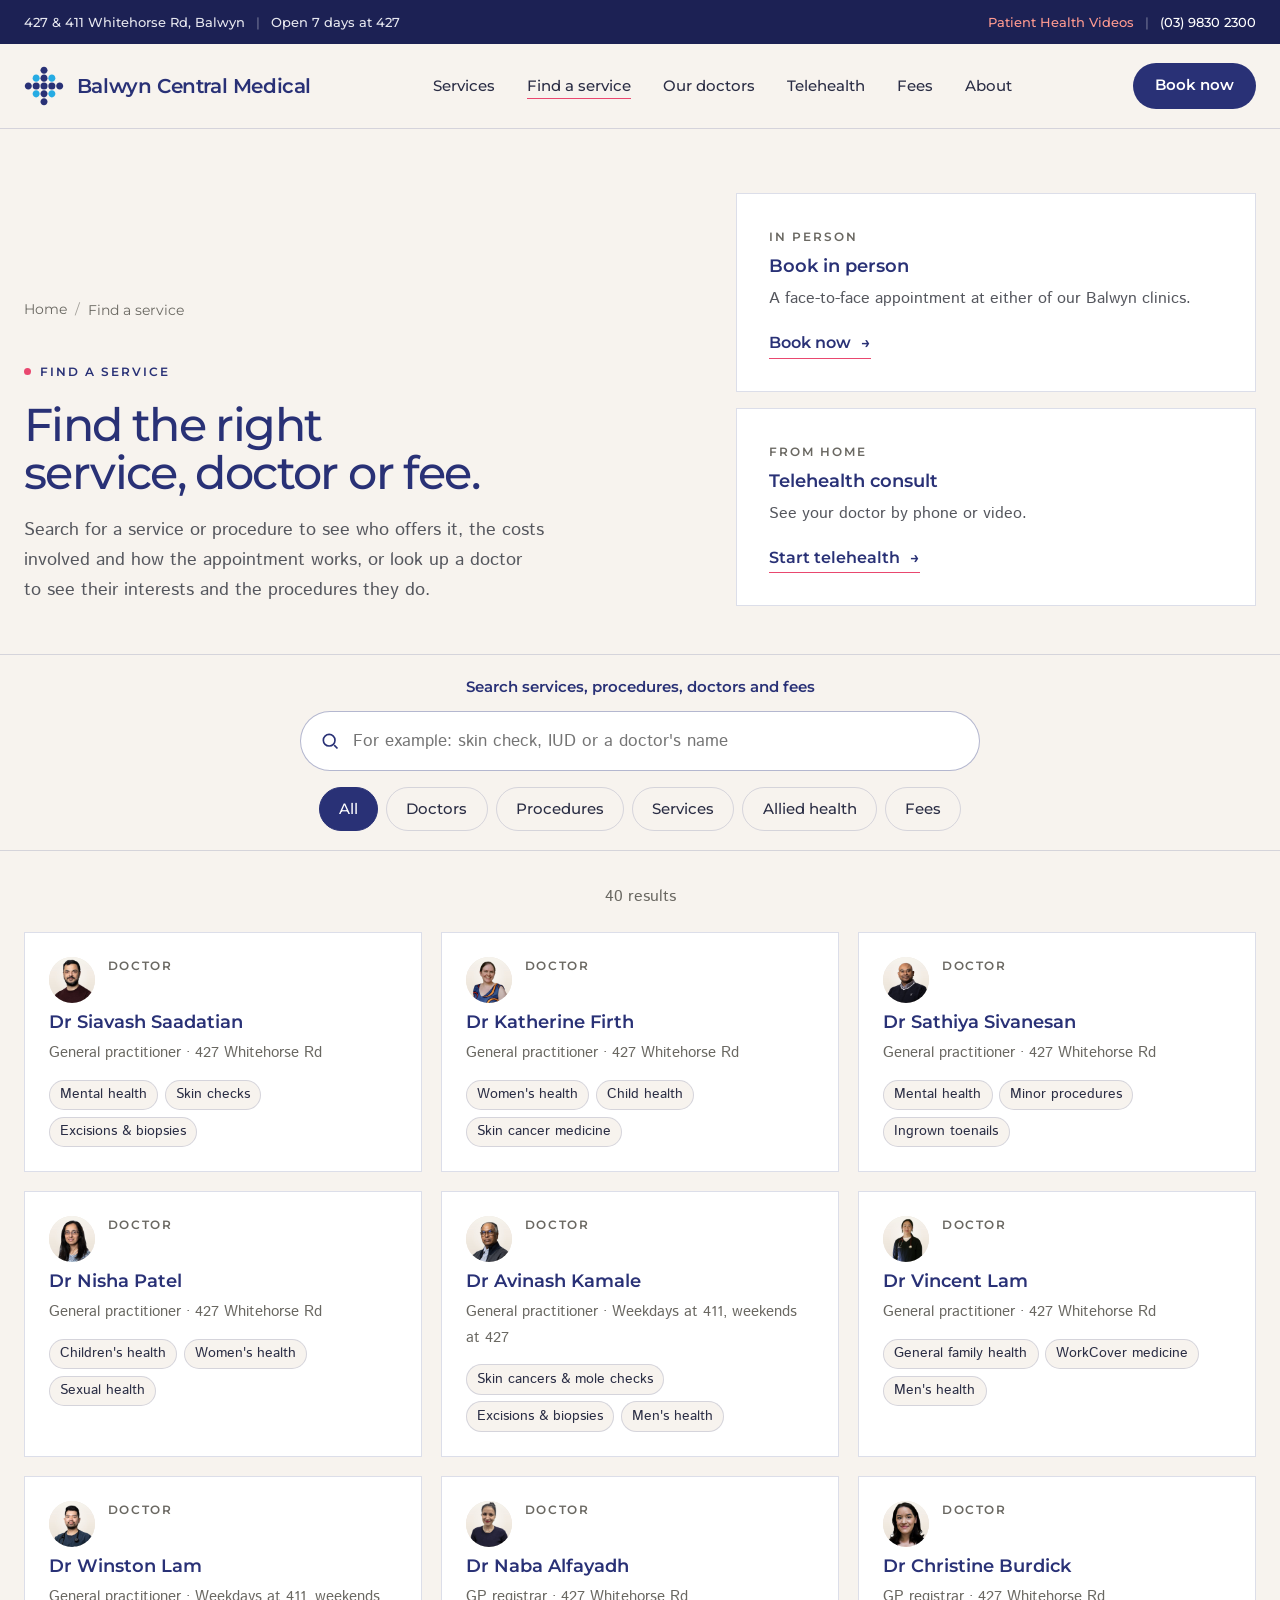
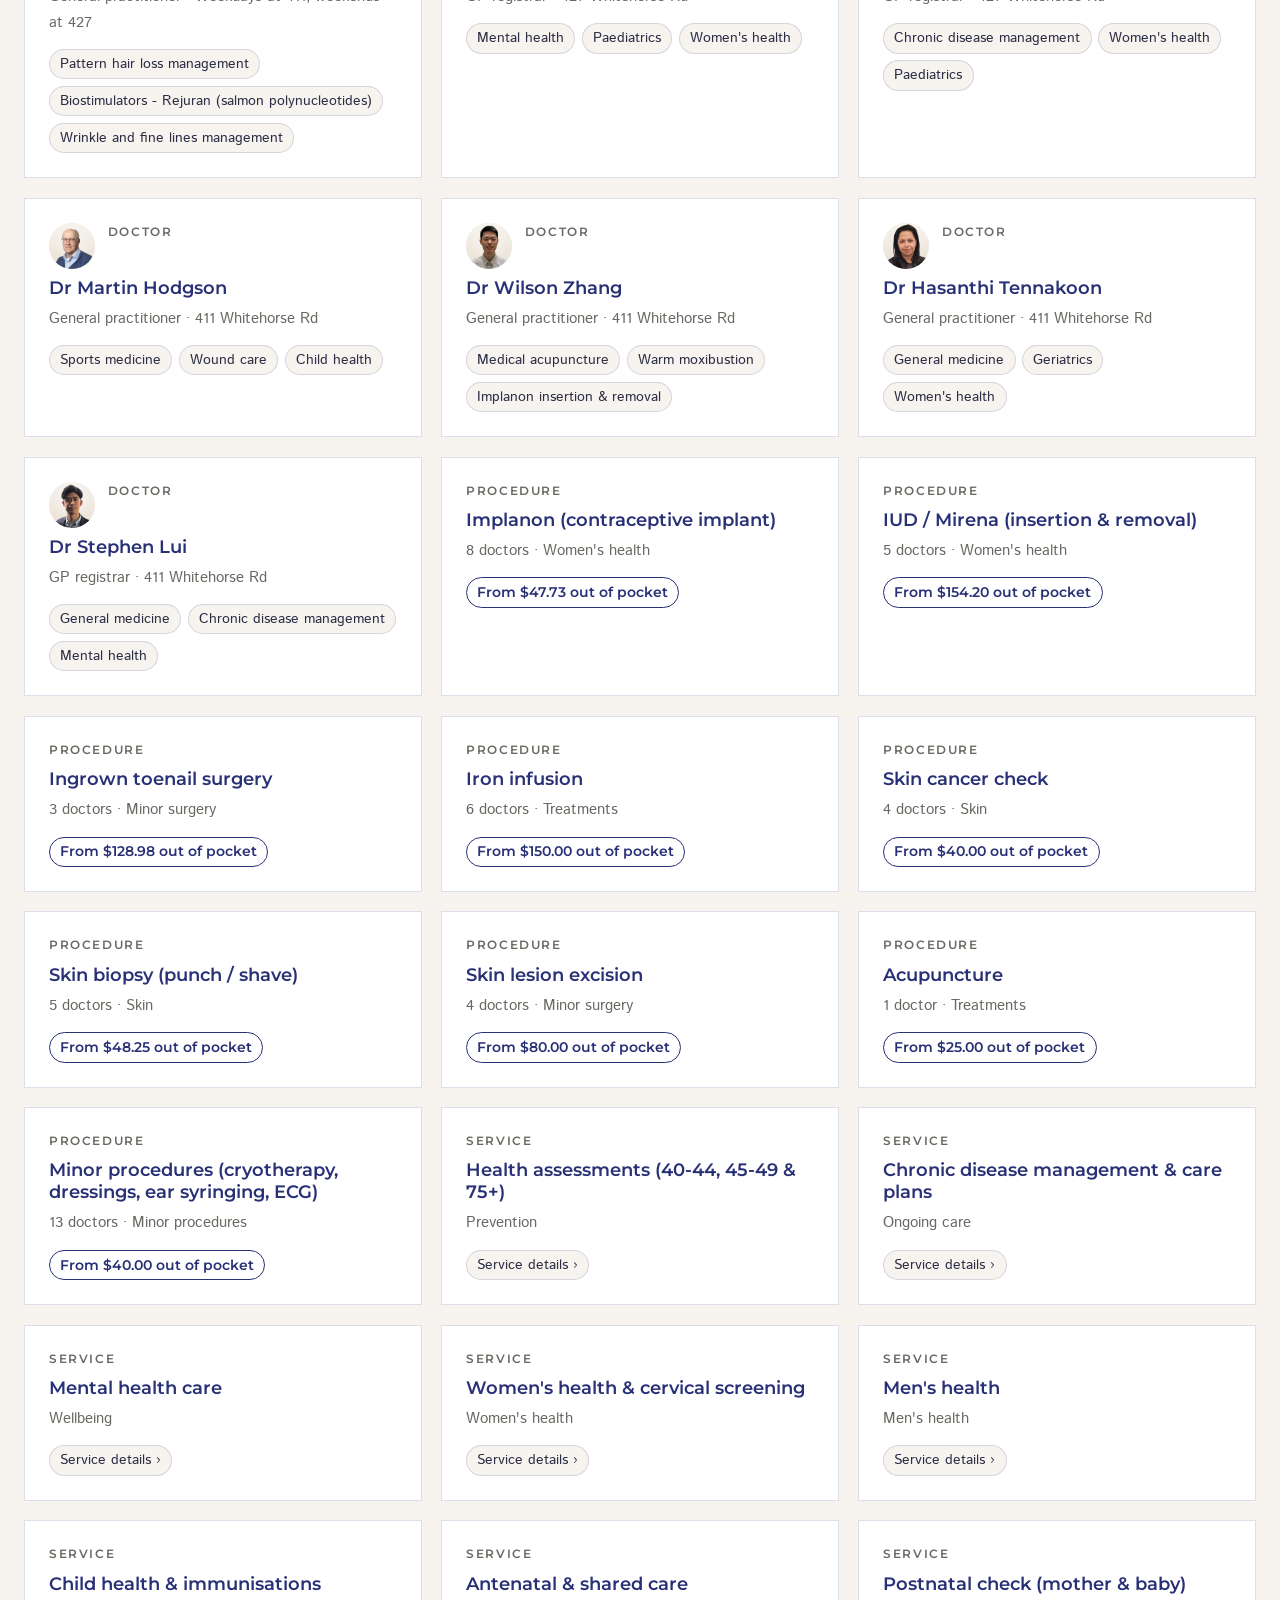
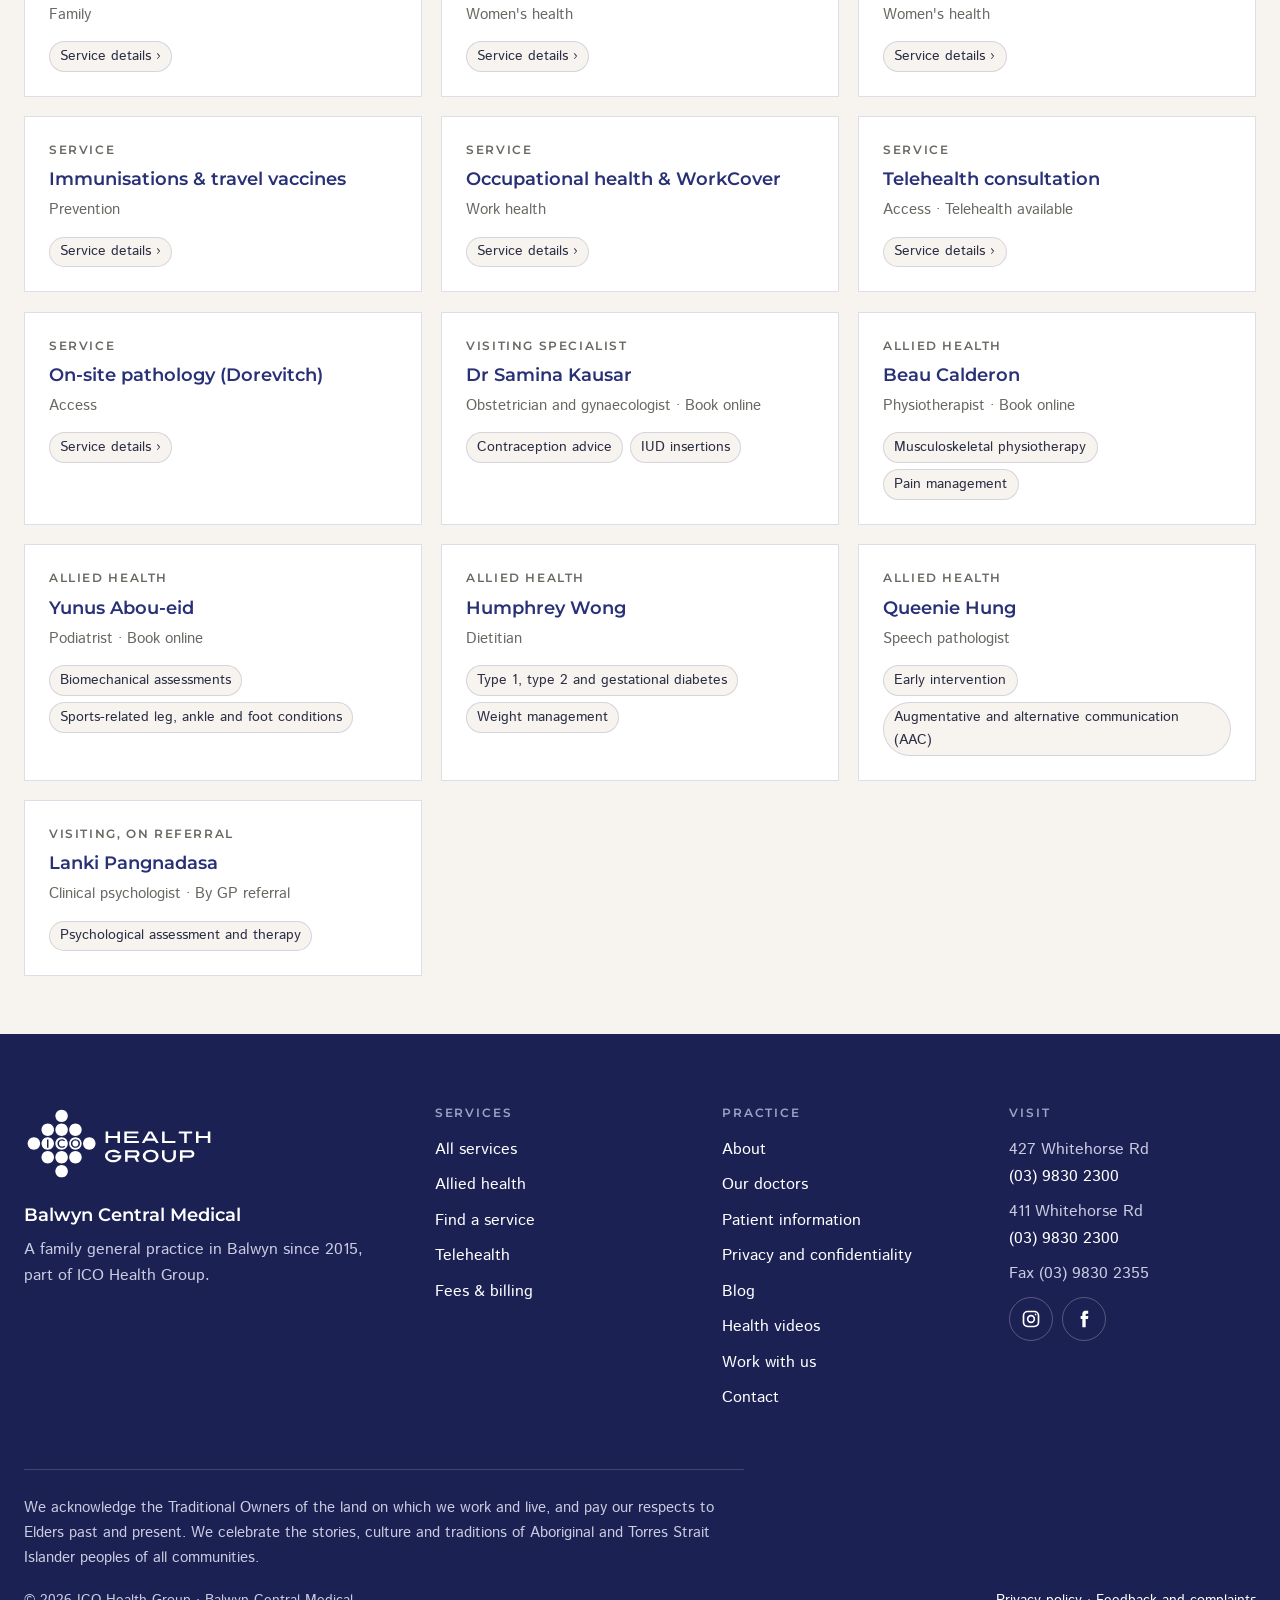
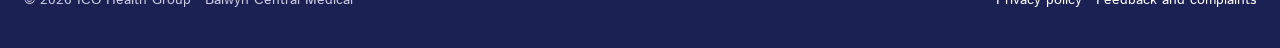
<file: find-care.html>
<!DOCTYPE html>
<html lang="en-AU">
<head>
<meta charset="UTF-8">
<meta name="viewport" content="width=device-width, initial-scale=1">
<meta name="theme-color" content="#F7F3EE">
<meta name="robots" content="noindex, nofollow">
<title>Find a service | Balwyn Central Medical</title>
<meta name="description" content="Search our doctors, procedures and services to see who does what, what it costs and what to expect at your appointment.">
<link rel="icon" href="images/brand/bmc-mark.svg" type="image/svg+xml">
<link rel="preconnect" href="https://fonts.googleapis.com">
<link rel="preconnect" href="https://fonts.gstatic.com" crossorigin>
<link href="https://fonts.googleapis.com/css2?family=Montserrat:wght@500;600;700&family=Istok+Web:wght@400;700&display=swap" rel="stylesheet">
<link rel="stylesheet" href="site.css">
</head>
<body>
<a class="skip-link" href="#main">Skip to main content</a>

<div class="util">
  <div class="wrap">
    <span><span class="hide-sm">427 &amp; 411 Whitehorse Rd, Balwyn<span class="sep" aria-hidden="true">|</span></span>Open 7 days at 427</span>
    <span><a class="otm hide-sm" href="https://onthemendgp.com.au/" target="_blank" rel="noopener">Patient Health Videos<span class="sr-only"> (opens in a new tab)</span></a><span class="sep hide-sm" aria-hidden="true">|</span><a href="tel:+61398302300">(03) 9830 2300</a></span>
  </div>
</div>

<header class="site">
  <div class="wrap nav">
    <a class="lockup" href="index.html">
      <img class="mark" src="images/brand/bmc-mark.svg" width="40" height="40" alt="">
      <span class="practice">Balwyn Central Medical</span>
    </a>
    <ul class="nav-links">
      <li class="has-drop"><a href="services.html">Services</a>
        <div class="drop"><div class="drop-col"><span class="drop-label">For your family</span><a href="services.html#gp">Everyday GP care</a><a href="services.html#svc-child">Babies &amp; children</a><a href="services.html#svc-womens">Women's health</a><a href="services.html#svc-mens">Men's health</a><a href="services.html#svc-health-assessment">Health assessments</a><a href="services.html#svc-chronic">Ongoing conditions</a><a href="services.html#svc-mental-health">Mental health</a><a href="services.html#skin">Skin checks</a></div>
        <div class="drop-col"><span class="drop-label">Under one roof</span><a href="services.html#nursing">Nursing</a><a href="services.html#pharmacy">Pharmacy</a><a href="services.html#pathology">Pathology</a><a href="allied-health.html">Allied health &amp; specialists</a><a href="services.html#procedures">Minor procedures</a><a href="services.html#afterhours">After hours</a></div></div></li>
      <li><a href="find-care.html" aria-current="page">Find a service</a></li>
      <li><a href="doctors.html">Our doctors</a></li>
      <li><a href="telehealth.html">Telehealth</a></li>
      <li><a href="fees.html">Fees</a></li>
      <li class="has-drop"><a href="about.html">About</a>
        <div class="drop small"><a href="about.html">About the practice</a><a href="patient-information.html">Patient information</a><a href="about.html#news">Practice news</a><a href="blog.html">Blog</a><a href="https://onthemendgp.com.au/" target="_blank" rel="noopener">Health videos<span class="sr-only"> (opens in a new tab)</span></a><a href="careers.html">Work with us</a><a href="contact.html">Contact</a></div></li>
    </ul>
    <div class="nav-cta">
      <a class="btn btn-primary" href="https://balwyncentralmedical.com.au/balwyn-central-medical-booking/">Book now</a>
      <button class="burger" id="burger" type="button" aria-label="Open menu" aria-expanded="false" aria-controls="mobileMenu"><span></span></button>
    </div>
  </div>
</header>

<div class="mm-overlay" id="mmOverlay"></div>
<div class="mobile-menu" id="mobileMenu" role="dialog" aria-modal="true" aria-label="Menu">
  <button class="mm-close" type="button" aria-label="Close menu">&times;</button>
  <nav>
    <a href="index.html">Home</a>
    <div class="mm-group"><button type="button" aria-expanded="false">Services<span aria-hidden="true">+</span></button><div class="mm-sub"><span class="mm-label">For your family</span><a href="services.html#gp">Everyday GP care</a><a href="services.html#svc-child">Babies &amp; children</a><a href="services.html#svc-womens">Women's health</a><a href="services.html#svc-mens">Men's health</a><a href="services.html#svc-health-assessment">Health assessments</a><a href="services.html#svc-chronic">Ongoing conditions</a><a href="services.html#svc-mental-health">Mental health</a><a href="services.html#skin">Skin checks</a><span class="mm-label">Under one roof</span><a href="services.html#nursing">Nursing</a><a href="services.html#pharmacy">Pharmacy</a><a href="services.html#pathology">Pathology</a><a href="allied-health.html">Allied health &amp; specialists</a><a href="services.html#procedures">Minor procedures</a><a href="services.html#afterhours">After hours</a></div></div>
    <a href="find-care.html" aria-current="page">Find a service</a>
    <a href="doctors.html">Our doctors</a>
    <a href="telehealth.html">Telehealth</a>
    <a href="fees.html">Fees</a>
    <a href="about.html">About</a>
    <a href="patient-information.html">Patient information</a>
    <a href="blog.html">Blog</a>
    <a href="https://onthemendgp.com.au/" target="_blank" rel="noopener">Health videos<span class="sr-only"> (opens in a new tab)</span></a>
    <a href="contact.html">Contact</a>
    <a class="btn btn-outline" href="telehealth.html">Book a telehealth consult</a>
    <a class="btn btn-primary" href="https://balwyncentralmedical.com.au/balwyn-central-medical-booking/">Book an appointment</a>
  </nav>
</div>

<main id="main" tabindex="-1">
  <style>
    .fc-choices{display:grid;gap:1rem}
    .fc-choice{gap:.5rem}
    .fc-choice:hover .fc-title{color:var(--pink-text)}
    .fc-choice .arrow-link{margin-top:.6rem}
    .fc-label{display:block;text-align:center;font-family:"Montserrat";font-weight:600;font-size:.95rem;color:var(--navy);margin-bottom:.7rem}
    .fc-block h3{font-family:"Montserrat";font-size:.78rem;font-weight:600;letter-spacing:.16em;text-transform:uppercase;color:var(--muted);margin:0 0 1rem}
    .fc-note{font-size:1rem;color:var(--muted);margin-top:.9rem}
    .fc-grid[hidden],.fc-fees[hidden]{display:none}
    .fc-fees h2{margin:0 0 1rem}
    .fc-fees h2.next{margin-top:3rem}
    .fc-fees .fc-intro{max-width:62ch;margin-bottom:1.4rem}
  </style>

  <!-- page head -->
  <section class="page-head split">
    <div class="wrap">
      <div>
        <nav class="crumbs" aria-label="Breadcrumb"><a href="index.html">Home</a><span class="sep" aria-hidden="true">/</span><span aria-current="page">Find a service</span></nav>
        <span class="eyebrow">Find a service</span>
        <h1>Find the right service, doctor or fee.</h1>
        <p class="lede">Search for a service or procedure to see who offers it, the costs involved and how the appointment works, or look up a doctor to see their interests and the procedures they do.</p>
      </div>
      <div class="fc-choices">
        <a class="card fc-choice" href="https://balwyncentralmedical.com.au/balwyn-central-medical-booking/">
          <span class="k">In person</span>
          <span class="fc-title">Book in person</span>
          <span>A face-to-face appointment at either of our Balwyn clinics.</span>
          <span class="arrow-link">Book now <span aria-hidden="true">→</span></span>
        </a>
        <a class="card fc-choice" href="telehealth.html">
          <span class="k">From home</span>
          <span class="fc-title">Telehealth consult</span>
          <span>See your doctor by phone or video.</span>
          <span class="arrow-link">Start telehealth <span aria-hidden="true">→</span></span>
        </a>
      </div>
    </div>
  </section>

  <!-- search and filters -->
  <div class="fc-tools" id="fcTools">
    <div class="wrap">
      <label class="fc-label" for="fcSearch">Search services, procedures, doctors and fees</label>
      <div class="fc-searchbar">
        <svg aria-hidden="true" focusable="false" width="20" height="20" viewBox="0 0 24 24" fill="none" stroke="currentColor" stroke-width="2"><circle cx="11" cy="11" r="7"/><path d="M21 21l-4-4"/></svg>
        <input id="fcSearch" type="text" name="q" placeholder="For example: skin check, IUD or a doctor's name" autocomplete="off" spellcheck="false">
        <button class="fc-clear" id="fcClear" type="button" aria-label="Clear search">&times;</button>
      </div>
      <div class="fc-tabs" id="fcTabs" role="group" aria-label="Filter results">
        <button class="fc-tab active" type="button" aria-pressed="true" data-tab="all">All</button>
        <button class="fc-tab" type="button" aria-pressed="false" data-tab="doctor">Doctors</button>
        <button class="fc-tab" type="button" aria-pressed="false" data-tab="procedure">Procedures</button>
        <button class="fc-tab" type="button" aria-pressed="false" data-tab="service">Services</button>
        <button class="fc-tab" type="button" aria-pressed="false" data-tab="allied">Allied health</button>
        <button class="fc-tab" type="button" aria-pressed="false" data-tab="fees">Fees</button>
      </div>
    </div>
  </div>

  <!-- results -->
  <section class="section" style="padding-top:0">
    <div class="wrap">
      <h2 class="sr-only">Results</h2>
      <p class="fc-count" id="fcCount" aria-live="polite"></p>
      <div class="fc-grid" id="fcGrid"></div>
      <div class="fc-fees" id="fcFees" hidden></div>
    </div>
  </section>
</main>

<footer class="site">
  <div class="wrap">
    <div class="foot">
      <div>
        <img class="ico-white" src="images/brand/ico-logo-horizontal-white.svg" width="190" height="75" alt="ICO Health Group">
        <p class="practice">Balwyn Central Medical</p>
        <p>A family general practice in Balwyn since 2015, part of ICO Health Group.</p>
      </div>
      <div><h2>Services</h2><nav aria-label="Services"><a href="services.html">All services</a><a href="allied-health.html">Allied health</a><a href="find-care.html">Find a service</a><a href="telehealth.html">Telehealth</a><a href="fees.html">Fees &amp; billing</a></nav></div>
      <div><h2>Practice</h2><nav aria-label="Practice"><a href="about.html">About</a><a href="doctors.html">Our doctors</a><a href="patient-information.html">Patient information</a><a href="privacy.html">Privacy and confidentiality</a><a href="blog.html">Blog</a><a href="https://onthemendgp.com.au/" target="_blank" rel="noopener">Health videos<span class="sr-only"> (opens in a new tab)</span></a><a href="careers.html">Work with us</a><a href="contact.html">Contact</a></nav></div>
      <div><h2>Visit</h2><p>427 Whitehorse Rd<br><a href="tel:+61398302300">(03) 9830 2300</a></p><p>411 Whitehorse Rd<br><a href="tel:+61398302300">(03) 9830 2300</a></p><p>Fax (03) 9830 2355</p><p class="social"><a href="https://www.instagram.com/balwyncentralmedical/" target="_blank" rel="noopener" aria-label="Balwyn Central Medical on Instagram (opens in a new tab)"><svg aria-hidden="true" focusable="false" width="20" height="20" viewBox="0 0 24 24" fill="none" stroke="currentColor" stroke-width="2"><rect x="3" y="3" width="18" height="18" rx="5"/><circle cx="12" cy="12" r="4"/><circle cx="17.5" cy="6.5" r="1" fill="currentColor" stroke="none"/></svg></a><a href="https://www.facebook.com/BalwynCentralMedical" target="_blank" rel="noopener" aria-label="Balwyn Central Medical on Facebook (opens in a new tab)"><svg aria-hidden="true" focusable="false" width="20" height="20" viewBox="0 0 24 24" fill="currentColor"><path d="M14 8.5V6.8c0-.8.5-1 .9-1H17V2.2L14 2.2c-3.3 0-4 2.4-4 4v2.3H8V12h2v10h4V12h2.8l.4-3.5H14z"/></svg></a></p></div>
    </div>
    <p class="ack">We acknowledge the Traditional Owners of the land on which we work and live, and pay our respects to Elders past and present. We celebrate the stories, culture and traditions of Aboriginal and Torres Strait Islander peoples of all communities.</p>
    <div class="foot-bottom"><span>© 2026 ICO Health Group · Balwyn Central Medical</span><span><a href="privacy.html">Privacy policy</a> · <a href="patient-information.html#feedback">Feedback and complaints</a></span></div>
  </div>
</footer>

<!-- detail modal -->
<div class="fc-modal" id="fcModal" role="dialog" aria-modal="true" aria-labelledby="fcTitle">
  <div class="fc-backdrop" id="fcBackdrop"></div>
  <div class="fc-panel" id="fcPanel"></div>
</div>
<script src="data.js"></script>
<script src="main.js"></script>
<script>
/* Find a service: data from data.js (DOCTORS, PROCEDURES, SERVICES, CONSULT_FEES, helpers) */
(function(){
  var grid = document.getElementById('fcGrid');
  var feesBox = document.getElementById('fcFees');
  var countEl = document.getElementById('fcCount');
  var searchEl = document.getElementById('fcSearch');
  var clearBtn = document.getElementById('fcClear');
  var tabsEl = document.getElementById('fcTabs');
  var activeTab = 'all';
  var reduce = window.matchMedia('(prefers-reduced-motion:reduce)').matches;

  /* ---------- search index ---------- */
  var ALL = [];
  DOCTORS.forEach(function(d){
    ALL.push({type:'doctor', id:d.id, search:(d.name + ' ' + d.role + ' ' + d.interests.join(' ') + ' ' + (d.offers || []).join(' ') + ' ' + (d.languages || []).join(' ') + (d.video ? ' video' : '')).toLowerCase(), data:d});
  });
  PROCEDURES.forEach(function(p){
    ALL.push({type:'procedure', id:p.id, search:(p.name + ' ' + p.cat + ' fee fees cost ' + (p.keywords || '') + ' ' + p.fees.map(function(f){ return f[0]; }).join(' ') + ' ' + p.docs.map(function(id){ var d = docById(id); return d ? d.name : ''; }).join(' ')).toLowerCase(), data:p});
  });
  SERVICES.forEach(function(s){
    ALL.push({type:'service', id:s.id, search:(s.name + ' ' + s.cat + ' ' + (s.keywords || '')).toLowerCase(), data:s});
  });
  (typeof ALLIED !== 'undefined' ? ALLIED : []).forEach(function(a){
    ALL.push({type:'allied', id:a.id, search:(a.name + ' ' + a.role + ' ' + a.kind + ' allied health ' + a.interests.join(' ') + ' ' + (a.languages || []).join(' ')).toLowerCase(), data:a});
  });
  /* every word typed must appear somewhere (so "skin check" finds "Skin cancer check"); plurals are forgiven */
  function words(q){ return q.split(/[^a-z0-9]+/).filter(Boolean).map(function(w){ return w.length > 3 ? w.replace(/(es|s)$/, '') : w; }); }
  function matches(text, ws){ return ws.every(function(w){ return text.indexOf(w) > -1; }); }
  function alliedById(id){ return (typeof ALLIED !== 'undefined' ? ALLIED : []).filter(function(a){ return a.id === id; })[0]; }
  function limitText(p, id){ return p.limits && p.limits[id] ? ' (' + p.limits[id] + ')' : ''; }

  /* ---------- cards (buttons containing spans only) ---------- */
  function procCard(p, hint){
    return '<button class="fc-card" type="button" data-type="procedure" data-id="' + p.id + '">' +
      '<span class="fc-kind">Procedure</span>' +
      '<span class="fc-title">' + p.name + '</span>' +
      (hint ? '' : '<span class="fc-meta">' + p.docs.length + ' doctor' + (p.docs.length > 1 ? 's' : '') + ' · ' + p.cat + '</span>') +
      '<span class="fc-chips"><span class="chip oop">From ' + p.fees[0][1] + ' out of pocket</span></span>' +
      (hint ? '<span class="fc-meta">Who offers it, costs and service details</span>' : '') +
    '</button>';
  }
  function cardHTML(item){
    if(item.type === 'doctor'){
      var d = item.data;
      return '<button class="fc-card" type="button" data-type="doctor" data-id="' + d.id + '">' +
        '<span class="fc-cardhead"><span class="fc-avatar" aria-hidden="true">' + (d.photo ? '<img src="' + d.photo + '" width="46" height="46" alt="" loading="lazy">' : initials(d.name)) + '</span><span class="fc-kind">Doctor</span></span>' +
        '<span class="fc-title">' + d.name + '</span>' +
        '<span class="fc-meta">' + d.role + ' · ' + (d.hours || siteLabel(d.sites)) + '</span>' +
        '<span class="fc-chips">' + d.interests.slice(0, 3).map(function(i){ return '<span class="chip">' + i + '</span>'; }).join('') + '</span>' +
      '</button>';
    }
    if(item.type === 'procedure') return procCard(item.data, false);
    if(item.type === 'allied'){
      var a = item.data;
      return '<button class="fc-card" type="button" data-type="allied" data-id="' + a.id + '">' +
        '<span class="fc-kind">' + a.kind + '</span>' +
        '<span class="fc-title">' + a.name + '</span>' +
        '<span class="fc-meta">' + a.role + (a.hotdoc ? ' · Book online' : (a.referral ? ' · By GP referral' : '')) + '</span>' +
        '<span class="fc-chips">' + a.interests.slice(0, 2).map(function(i){ return '<span class="chip">' + i + '</span>'; }).join('') + '</span>' +
      '</button>';
    }
    var s = item.data;
    return '<button class="fc-card" type="button" data-type="service" data-id="' + s.id + '">' +
      '<span class="fc-kind">Service</span>' +
      '<span class="fc-title">' + s.name + '</span>' +
      '<span class="fc-meta">' + s.cat + (s.telehealth ? ' · Telehealth available' : '') + '</span>' +
      '<span class="fc-chips"><span class="chip">Service details <span aria-hidden="true">›</span></span></span>' +
    '</button>';
  }

  /* ---------- render ---------- */
  function render(){
    var raw = searchEl.value.trim();
    var q = raw.toLowerCase();
    clearBtn.classList.toggle('show', q.length > 0);
    if(activeTab === 'fees'){
      grid.hidden = true; feesBox.hidden = false;
      renderFees(raw, words(q));
      return;
    }
    grid.hidden = false; feesBox.hidden = true;
    var items = ALL.filter(function(i){ return activeTab === 'all' || i.type === activeTab; });
    if(q){ var ws = words(q); items = items.filter(function(i){ return matches(i.search, ws); }); }
    countEl.textContent = items.length + (items.length === 1 ? ' result' : ' results') + (q ? ' for “' + raw + '”' : '');
    grid.innerHTML = items.length ? items.map(cardHTML).join('') :
      '<p class="no-results">No matches. Try a service like “skin check”, “IUD” or “iron infusion”, or a doctor\'s name.</p>';
  }

  function renderFees(raw, ws){
    var procs = ws.length ? PROCEDURES.filter(function(p){ return matches(ALL.filter(function(i){ return i.type === 'procedure' && i.id === p.id; })[0].search, ws); }) : PROCEDURES;
    var showConsult = !ws.length || matches('consultation consult gp doctor appointment standard long prolonged telehealth weekday saturday sunday skin check ear syringing acupuncture fee fees cost bulk billing', ws);
    var nFees = procs.length + (showConsult ? 1 : 0);
    countEl.textContent = ws.length ? nFees + (nFees === 1 ? ' fee result' : ' fee results') + ' for “' + raw + '”' : 'Showing all fees';
    feesBox.innerHTML =
      '<p class="fee-flag"><b>Fee schedule effective ' + FEES_EFFECTIVE + '.</b> ' + BILLING_POLICY.bulkBilled + ' A ' + BILLING_POLICY.noShow + ' non-rebateable fee applies to missed appointments.</p>' +
      (showConsult ? '<h2>Consultation fees</h2>' +
      '<p class="fc-intro">Concession cardholders and children 15 and under are bulk billed on weekdays. The out-of-pocket amounts below apply to everyone else. Medicare rebates are processed back to your bank account.</p>' +
      '<div class="table-wrap"><table class="ftable">' +
        '<caption class="sr-only">Consultation out-of-pocket fees by day</caption>' +
        '<thead><tr><th scope="col">Consultation type</th><th scope="col">Weekday</th><th scope="col">Saturday</th><th scope="col">Sunday</th></tr></thead>' +
        '<tbody>' + CONSULT_FEES.map(function(r){ return '<tr><td>' + r[0] + '</td><td class="amt">' + r[1] + '</td><td class="amt">' + r[2] + '</td><td class="amt">' + r[3] + '</td></tr>'; }).join('') + '</tbody>' +
      '</table></div>' +
      '<p class="fc-note">Out-of-pocket amounts shown. Skin checks are not bulk billed. Standard, long and prolonged consults may apply to skin checks, ear syringing and acupuncture, so fees vary but the out-of-pocket cost stays the same.</p>' : '') +
      (procs.length ? '<h2' + (showConsult ? ' class="next"' : '') + '>Procedure fees</h2>' +
      '<div class="fc-grid">' + procs.map(function(p){ return procCard(p, true); }).join('') + '</div>' : '') +
      (!procs.length && !showConsult ? '<p class="no-results">No fees match “' + raw + '”. Try “skin check”, “IUD” or “consultation”.</p>' : '');
  }

  /* ---------- detail modal ---------- */
  var modal = document.getElementById('fcModal');
  var panel = document.getElementById('fcPanel');
  var lastTrigger = null;

  function focusClose(){ var c = panel.querySelector('.fc-pclose'); if(c) c.focus(); }
  function openModal(){
    if(!modal.classList.contains('open')) lastTrigger = document.activeElement;
    modal.classList.add('open');
    document.body.style.overflow = 'hidden';
    focusClose();
  }
  function closeModal(){
    if(!modal.classList.contains('open')) return;
    modal.classList.remove('open');
    document.body.style.overflow = '';
    if(lastTrigger && lastTrigger !== document.body && document.body.contains(lastTrigger)) lastTrigger.focus();
    else searchEl.focus({preventScroll:true});
  }
  document.getElementById('fcBackdrop').addEventListener('click', closeModal);
  document.addEventListener('keydown', function(e){
    if(!modal.classList.contains('open')) return;
    if(e.key === 'Escape') closeModal();
    else if(window.bcmTrapTab) window.bcmTrapTab(modal, e);
  });

  function head(kind, title, sub){
    return '<div class="fc-phead">' +
      '<button class="fc-pclose" type="button" aria-label="Close">&times;</button>' +
      '<span class="fc-kind">' + kind + '</span>' +
      '<h2 id="fcTitle">' + title + '</h2>' +
      '<p>' + sub + '</p>' +
    '</div>';
  }

  function showDoctor(id){
    var d = docById(id); if(!d) return;
    var procs = d.procedures.map(procById).filter(Boolean);
    var short = 'Dr ' + d.name.split(' ').slice(-1)[0];
    panel.innerHTML = head(d.role, d.name, (d.quals ? d.quals + '<br>' : '') + (d.hours || siteLabel(d.sites))) +
      '<div class="fc-pbody">' +
        (d.photo ? '<img class="fc-docphoto" src="' + d.photo + '" width="560" height="560" alt="Portrait of ' + d.name + '">' : '') +
        (d.bio ? '<p class="fc-blurb">' + d.bio + '</p>' : '') +
        (d.otm ? '<a class="otm-mini" href="https://onthemendgp.com.au/episodes/' + d.otm.slug + '/" target="_blank" rel="noopener"><span class="play" aria-hidden="true"></span><span><span class="t">Watch ' + d.name + ' on On The Mend</span><span class="src">' + d.otm.title + '</span></span><span class="sr-only"> (opens in a new tab)</span></a>' : '') +
        (d.note ? '<p class="fc-note"><b>Please note:</b> ' + d.note + '</p>' : '') +
        '<div class="fc-block"><h3>Telehealth</h3><p>' + (d.video ? 'Phone and video consults available.' : 'Phone consults available.') + '</p></div>' +
        (d.languages && d.languages.length ? '<div class="fc-block"><h3>Languages</h3><p>English, ' + d.languages.join(', ') + '</p></div>' : '') +
        '<div class="fc-block"><h3>Special interests</h3><div class="fc-doclist">' + d.interests.map(function(i){ return '<span class="fc-docpill">' + i + '</span>'; }).join('') + '</div></div>' +
        (d.offers && d.offers.length ? '<div class="fc-block"><h3>Also offers</h3><div class="fc-doclist">' + d.offers.map(function(o){ return '<span class="fc-docpill">' + o + '</span>'; }).join('') + '</div></div>' : '') +
        (procs.length ? '<div class="fc-block"><h3>Procedures ' + short + ' performs</h3><div class="fc-doclist">' + procs.map(function(p){ return '<button class="fc-docpill" type="button" data-jump="' + p.id + '">' + p.name.split('(')[0].trim() + limitText(p, d.id) + '</button>'; }).join('') + '</div></div>' : '') +
        ctaHTML(d.telehealth) +
      '</div>';
    bindPanel();
  }

  function showProcedure(id){
    var p = procById(id); if(!p) return;
    var docs = p.docs.map(docById).filter(Boolean);
    panel.innerHTML = head('Procedure', p.name, p.cat) +
      '<div class="fc-pbody">' +
        '<div class="fc-block"><h3>Who offers it</h3><div class="fc-doclist">' + docs.map(function(d){ return '<button class="fc-docpill" type="button" data-jumpdoc="' + d.id + '">' + d.name + limitText(p, d.id) + '</button>'; }).join('') + '</div>' +
          (p.specialistNote ? '<p class="sd-note">' + p.specialistNote + ' <a href="allied-health.html#kausar">About Dr Kausar</a></p>' : '') + '</div>' +
        '<div class="fc-block"><h3>Costs involved</h3>' +
          '<div style="overflow-x:auto"><table class="feemini"><caption class="sr-only">Fees for ' + p.name + '</caption>' +
          '<thead><tr><th scope="col">Option</th><th scope="col">Out of pocket</th><th scope="col">Full fee</th></tr></thead>' +
          '<tbody>' + p.fees.map(function(f){ return '<tr><td>' + f[0] + '</td><td class="oop">' + f[1] + '</td><td>' + f[2] + '</td></tr>'; }).join('') + '</tbody></table></div>' +
          (p.bulkNote ? '<p class="fc-note"><b>' + p.bulkNote + '</b></p>' : '') +
          '<p class="fc-note">Concession pricing is available on many procedures. Consultation fees are effective ' + FEES_EFFECTIVE + '; please confirm procedure fees with reception when you book.</p>' +
        '</div>' +
        '<div class="fc-block"><h3>Service details</h3>' + journeyHTML(p.journey) + (p.visitNote ? '<p class="fc-note">' + p.visitNote + '</p>' : '') + '</div>' +
        '<div class="fc-block"><h3>Why patients consider this</h3>' + reasonsHTML(p.reasons) + '</div>' +
        ctaHTML(false) +
      '</div>';
    bindPanel();
  }

  function showService(id){
    var s = serviceById(id); if(!s) return;
    panel.innerHTML = head('Service', s.name, s.cat) +
      '<div class="fc-pbody">' +
        (s.blurb ? '<p class="fc-blurb">' + s.blurb + '</p>' : '') +
        '<div class="fc-block"><h3>Service details</h3>' + journeyHTML(s.journey) + '</div>' +
        '<div class="fc-block"><h3>Why patients consider this</h3>' + reasonsHTML(s.reasons) +
          (s.note ? '<p class="sd-note">' + s.note + '</p>' : '') +
        '</div>' +
        '<p><a class="arrow-link" href="services.html#svc-' + s.id + '">See this on our services page <span aria-hidden="true">→</span></a></p>' +
        ctaHTML(!!s.telehealth, !!s.teleOnly) +
      '</div>';
    bindPanel();
  }

  function showAllied(id){
    var a = alliedById(id); if(!a) return;
    var book = a.hotdoc ? '<a class="btn btn-primary" href="' + a.hotdoc + '" target="_blank" rel="noopener">Book online with HotDoc<span class="sr-only"> (opens in a new tab)</span></a>' :
      '<a class="btn btn-primary" href="tel:+61398302300">Call reception</a>';
    panel.innerHTML = head(a.kind, a.name, a.role + (a.quals ? '<br>' + a.quals : '')) +
      '<div class="fc-pbody">' +
        '<p class="fc-blurb">' + a.bio + '</p>' +
        (a.referral ? '<p class="fc-note"><b>A referral from your GP is needed.</b></p>' : '') +
        (a.feeNote ? '<p class="fc-note">' + a.feeNote + '</p>' : '') +
        '<div class="fc-block"><h3>Areas of interest</h3><div class="fc-doclist">' + a.interests.map(function(i){ return '<span class="fc-docpill">' + i + '</span>'; }).join('') + '</div></div>' +
        (a.languages && a.languages.length ? '<div class="fc-block"><h3>Languages</h3><p>English, ' + a.languages.join(', ') + '</p></div>' : '') +
        '<div class="fc-modal-cta">' + book + '<a class="btn btn-outline" href="allied-health.html#' + a.id + '">More about allied health</a></div>' +
      '</div>';
    bindPanel();
  }

  function bindPanel(){
    panel.querySelector('.fc-pclose').addEventListener('click', closeModal);
    panel.querySelectorAll('[data-jump]').forEach(function(b){ b.addEventListener('click', function(){ showProcedure(b.getAttribute('data-jump')); }); });
    panel.querySelectorAll('[data-jumpdoc]').forEach(function(b){ b.addEventListener('click', function(){ showDoctor(b.getAttribute('data-jumpdoc')); }); });
    panel.scrollTop = 0;
    if(modal.classList.contains('open')){ modal.scrollTop = 0; focusClose(); }
  }

  /* cards in the grid and the fees view (delegated, so re-renders need no rebinding) */
  function onCard(e){
    var c = e.target.closest('.fc-card'); if(!c) return;
    var t = c.getAttribute('data-type'), id = c.getAttribute('data-id');
    if(t === 'doctor') showDoctor(id); else if(t === 'procedure') showProcedure(id); else if(t === 'allied') showAllied(id); else showService(id);
    openModal();
  }
  grid.addEventListener('click', onCard);
  feesBox.addEventListener('click', onCard);

  /* ---------- search, clear and tabs ---------- */
  function setTab(name){
    activeTab = name;
    tabsEl.querySelectorAll('.fc-tab').forEach(function(x){
      var on = x.getAttribute('data-tab') === name;
      x.classList.toggle('active', on);
      x.setAttribute('aria-pressed', on ? 'true' : 'false');
    });
  }
  searchEl.addEventListener('input', function(){
    render();
  });
  clearBtn.addEventListener('click', function(){ searchEl.value = ''; render(); searchEl.focus(); });
  tabsEl.addEventListener('click', function(e){
    var t = e.target.closest('.fc-tab'); if(!t) return;
    setTab(t.getAttribute('data-tab'));
    render();
  });

  /* ---------- deep links: ?q=, ?doctor=<id>, ?procedure=<id> ---------- */
  var params = new URLSearchParams(location.search);
  if(params.get('q')) searchEl.value = params.get('q');
  render();
  if(params.get('q')){
    /* arriving with a search: land on the results, not the page head */
    setTimeout(function(){
      document.getElementById('fcTools').scrollIntoView({behavior: reduce ? 'auto' : 'smooth', block:'start'});
      searchEl.focus({preventScroll:true});
    }, 250);
  }
  if(params.get('doctor') && docById(params.get('doctor'))){ showDoctor(params.get('doctor')); openModal(); }
  else if(params.get('procedure') && procById(params.get('procedure'))){ showProcedure(params.get('procedure')); openModal(); }
})();
</script>
</body>
</html>
</file>
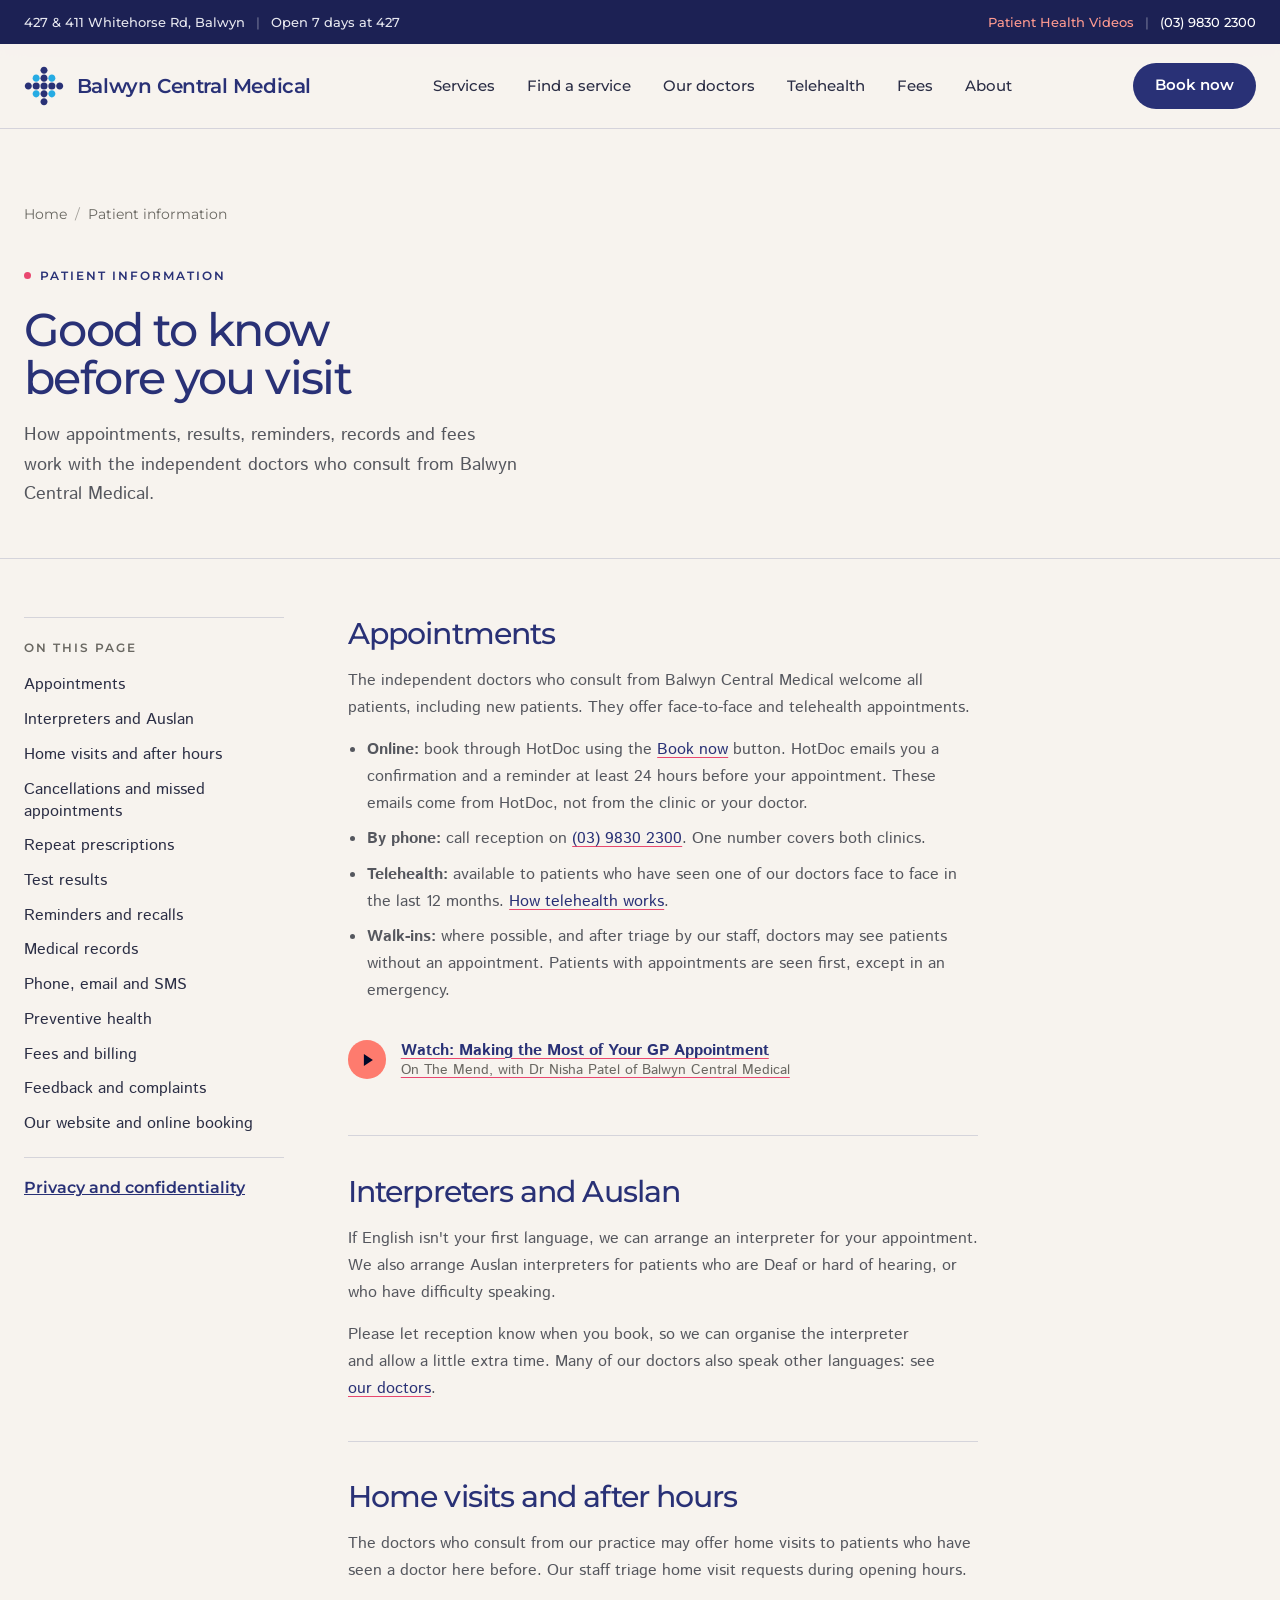
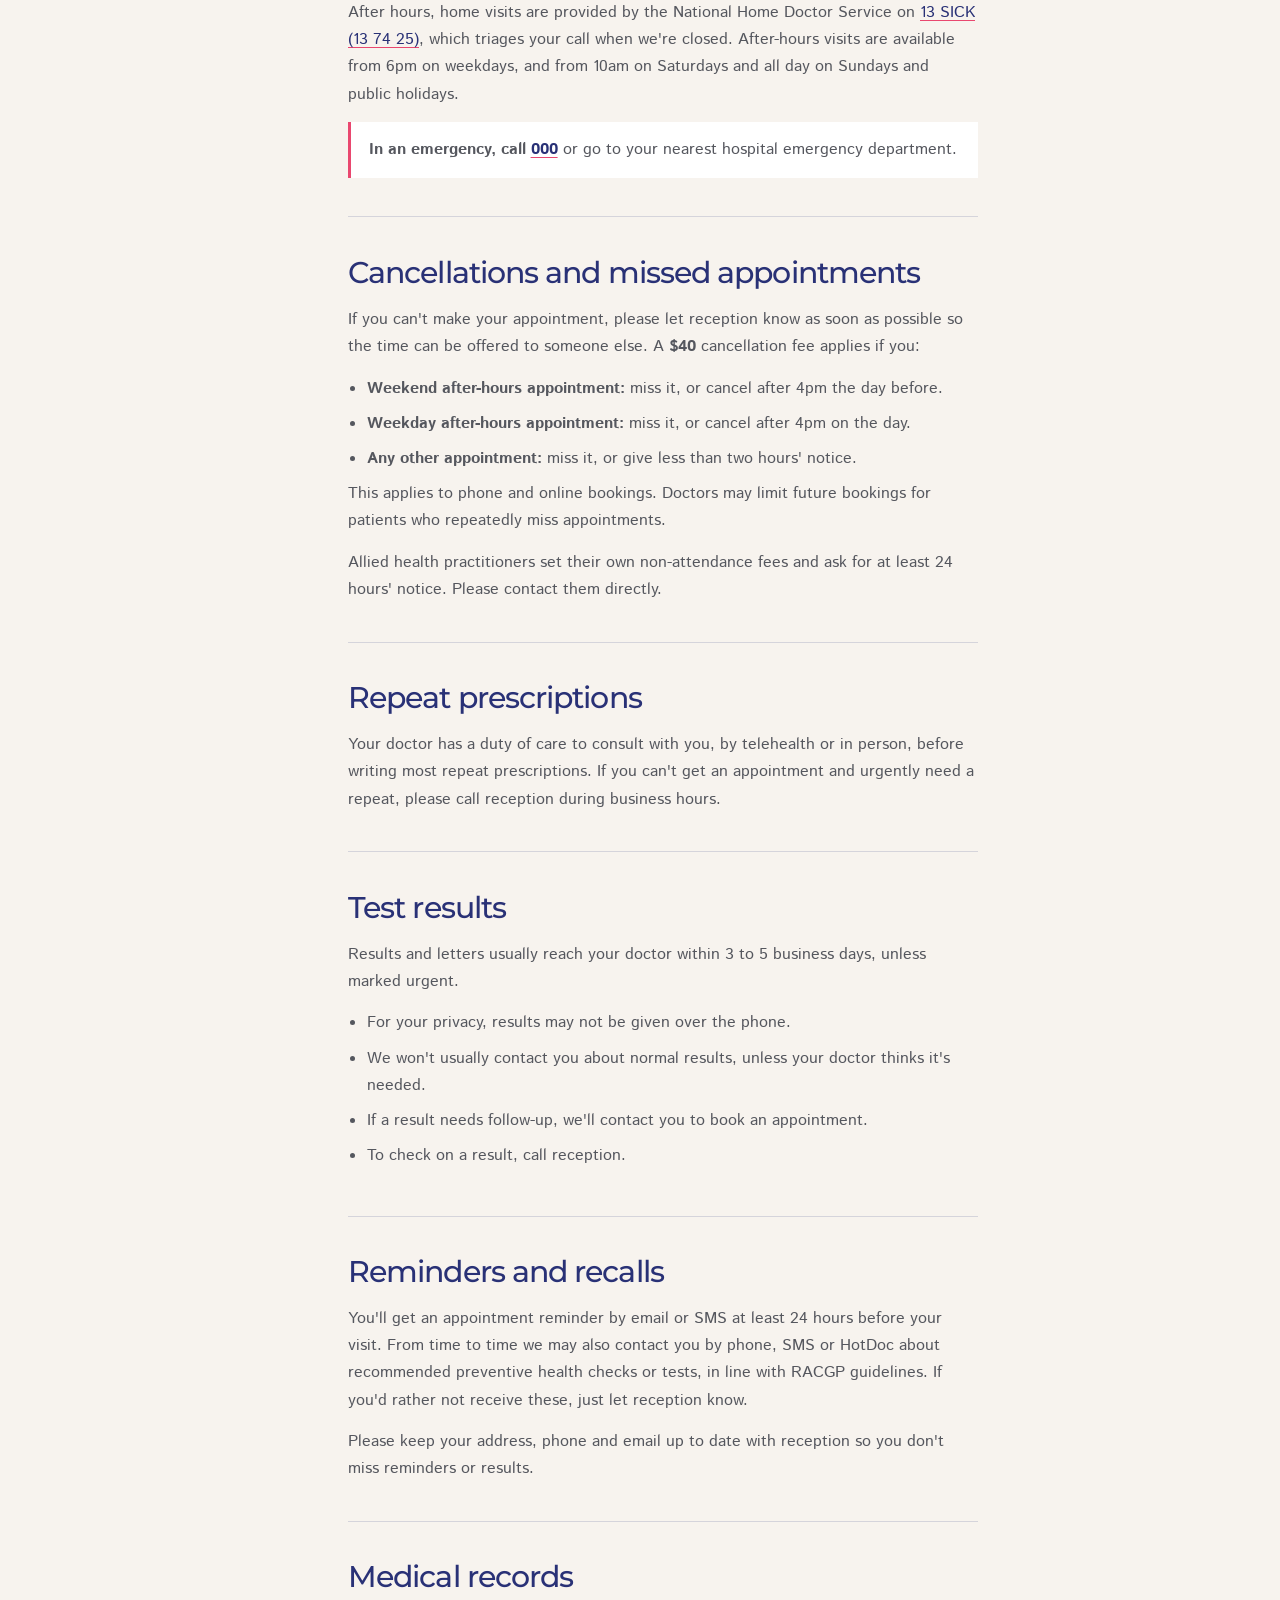
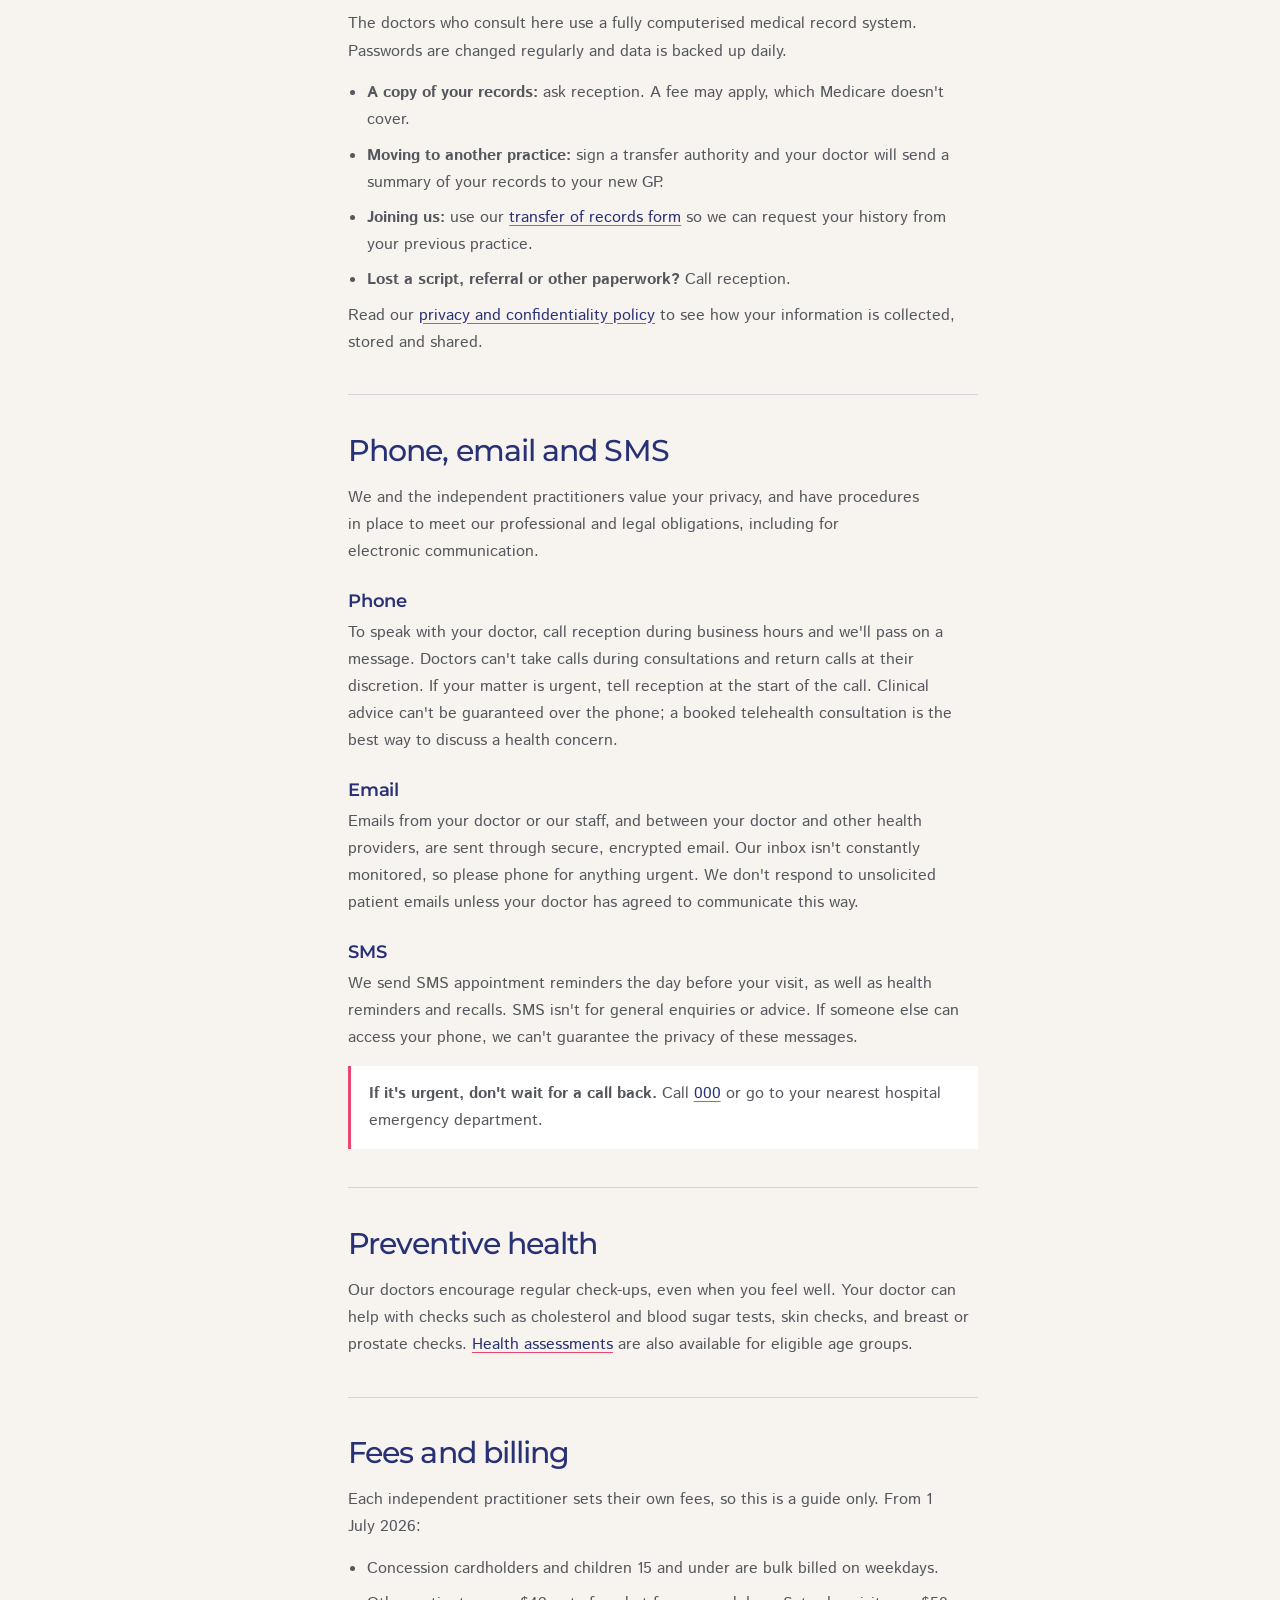
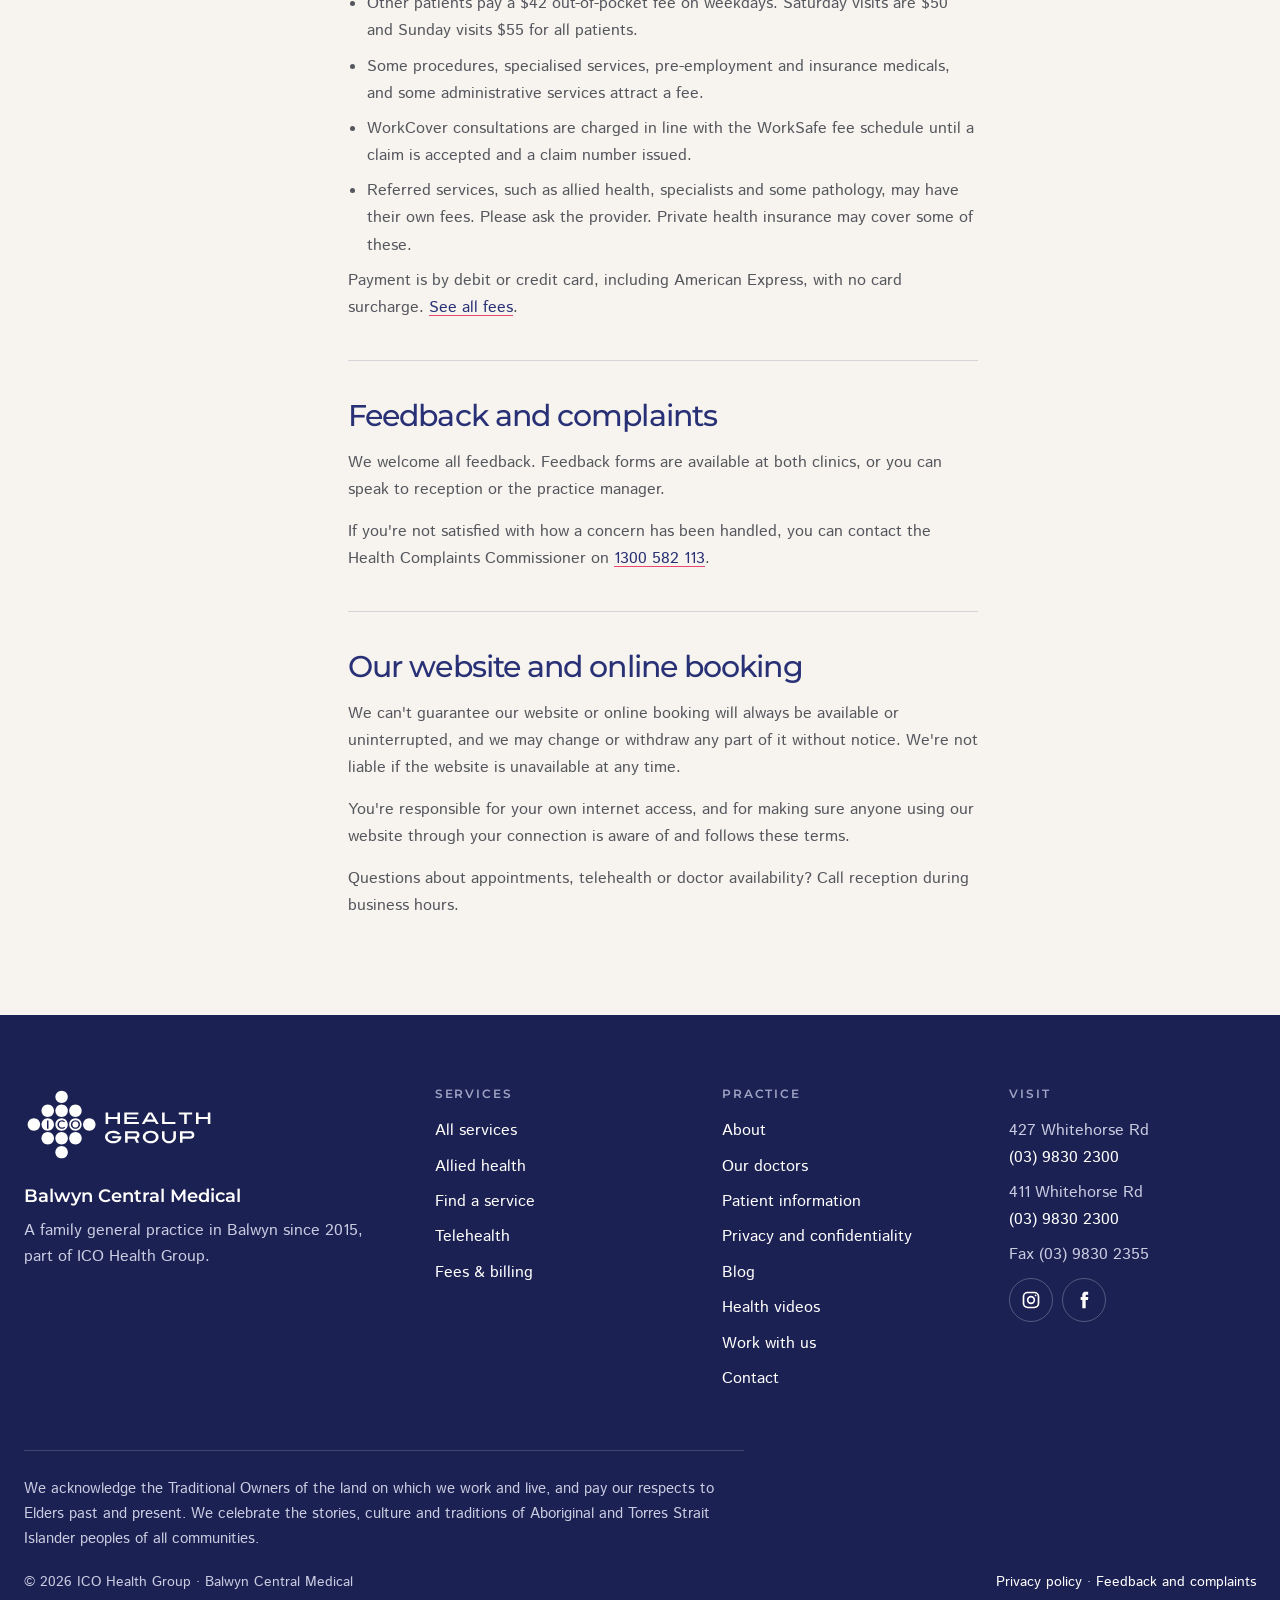
<file: patient-information.html>
<!DOCTYPE html>
<html lang="en-AU">
<head>
<meta charset="UTF-8">
<meta name="viewport" content="width=device-width, initial-scale=1">
<meta name="theme-color" content="#F7F3EE">
<meta name="robots" content="noindex, nofollow">
<title>Patient information | Balwyn Central Medical</title>
<meta name="description" content="Appointments, cancellations, test results, reminders, medical records, communication, fees and feedback at Balwyn Central Medical.">
<link rel="icon" href="images/brand/bmc-mark.svg" type="image/svg+xml">
<link rel="preconnect" href="https://fonts.googleapis.com">
<link rel="preconnect" href="https://fonts.gstatic.com" crossorigin>
<link href="https://fonts.googleapis.com/css2?family=Montserrat:wght@500;600;700&family=Istok+Web:wght@400;700&display=swap" rel="stylesheet">
<link rel="stylesheet" href="site.css">
</head>
<body>
<a class="skip-link" href="#main">Skip to main content</a>

<div class="util">
  <div class="wrap">
    <span><span class="hide-sm">427 &amp; 411 Whitehorse Rd, Balwyn<span class="sep" aria-hidden="true">|</span></span>Open 7 days at 427</span>
    <span><a class="otm hide-sm" href="https://onthemendgp.com.au/" target="_blank" rel="noopener">Patient Health Videos<span class="sr-only"> (opens in a new tab)</span></a><span class="sep hide-sm" aria-hidden="true">|</span><a href="tel:+61398302300">(03) 9830 2300</a></span>
  </div>
</div>

<header class="site">
  <div class="wrap nav">
    <a class="lockup" href="index.html">
      <img class="mark" src="images/brand/bmc-mark.svg" width="40" height="40" alt="">
      <span class="practice">Balwyn Central Medical</span>
    </a>
    <ul class="nav-links">
      <li class="has-drop"><a href="services.html">Services</a>
        <div class="drop"><div class="drop-col"><span class="drop-label">For your family</span><a href="services.html#gp">Everyday GP care</a><a href="services.html#svc-child">Babies &amp; children</a><a href="services.html#svc-womens">Women's health</a><a href="services.html#svc-mens">Men's health</a><a href="services.html#svc-health-assessment">Health assessments</a><a href="services.html#svc-chronic">Ongoing conditions</a><a href="services.html#svc-mental-health">Mental health</a><a href="services.html#skin">Skin checks</a></div>
        <div class="drop-col"><span class="drop-label">Under one roof</span><a href="services.html#nursing">Nursing</a><a href="services.html#pharmacy">Pharmacy</a><a href="services.html#pathology">Pathology</a><a href="allied-health.html">Allied health &amp; specialists</a><a href="services.html#procedures">Minor procedures</a><a href="services.html#afterhours">After hours</a></div></div></li>
      <li><a href="find-care.html">Find a service</a></li>
      <li><a href="doctors.html">Our doctors</a></li>
      <li><a href="telehealth.html">Telehealth</a></li>
      <li><a href="fees.html">Fees</a></li>
      <li class="has-drop"><a href="about.html">About</a>
        <div class="drop small"><a href="about.html">About the practice</a><a href="patient-information.html">Patient information</a><a href="about.html#news">Practice news</a><a href="blog.html">Blog</a><a href="https://onthemendgp.com.au/" target="_blank" rel="noopener">Health videos<span class="sr-only"> (opens in a new tab)</span></a><a href="careers.html">Work with us</a><a href="contact.html">Contact</a></div></li>
    </ul>
    <div class="nav-cta">
      <a class="btn btn-primary" href="https://balwyncentralmedical.com.au/balwyn-central-medical-booking/">Book now</a>
      <button class="burger" id="burger" type="button" aria-label="Open menu" aria-expanded="false" aria-controls="mobileMenu"><span></span></button>
    </div>
  </div>
</header>

<div class="mm-overlay" id="mmOverlay"></div>
<div class="mobile-menu" id="mobileMenu" role="dialog" aria-modal="true" aria-label="Menu">
  <button class="mm-close" type="button" aria-label="Close menu">&times;</button>
  <nav>
    <a href="index.html">Home</a>
    <div class="mm-group"><button type="button" aria-expanded="false">Services<span aria-hidden="true">+</span></button><div class="mm-sub"><span class="mm-label">For your family</span><a href="services.html#gp">Everyday GP care</a><a href="services.html#svc-child">Babies &amp; children</a><a href="services.html#svc-womens">Women's health</a><a href="services.html#svc-mens">Men's health</a><a href="services.html#svc-health-assessment">Health assessments</a><a href="services.html#svc-chronic">Ongoing conditions</a><a href="services.html#svc-mental-health">Mental health</a><a href="services.html#skin">Skin checks</a><span class="mm-label">Under one roof</span><a href="services.html#nursing">Nursing</a><a href="services.html#pharmacy">Pharmacy</a><a href="services.html#pathology">Pathology</a><a href="allied-health.html">Allied health &amp; specialists</a><a href="services.html#procedures">Minor procedures</a><a href="services.html#afterhours">After hours</a></div></div>
    <a href="find-care.html">Find a service</a>
    <a href="doctors.html">Our doctors</a>
    <a href="telehealth.html">Telehealth</a>
    <a href="fees.html">Fees</a>
    <a href="about.html">About</a>
    <a href="patient-information.html" aria-current="page">Patient information</a>
    <a href="blog.html">Blog</a>
    <a href="https://onthemendgp.com.au/" target="_blank" rel="noopener">Health videos<span class="sr-only"> (opens in a new tab)</span></a>
    <a href="contact.html">Contact</a>
    <a class="btn btn-outline" href="telehealth.html">Book a telehealth consult</a>
    <a class="btn btn-primary" href="https://balwyncentralmedical.com.au/balwyn-central-medical-booking/">Book an appointment</a>
  </nav>
</div>

<main id="main" tabindex="-1">
  <section class="page-head">
    <div class="wrap">
      <p class="crumbs"><a href="index.html">Home</a><span class="sep" aria-hidden="true">/</span>Patient information</p>
      <span class="eyebrow">Patient information</span>
      <h1>Good to know before you visit</h1>
      <p class="lede">How appointments, results, reminders, records and fees work with the independent doctors who consult from Balwyn Central Medical.</p>
    </div>
  </section>

  <section class="section">
    <div class="wrap info-layout">
      <nav class="info-toc" aria-label="On this page">
        <p class="toc-title">On this page</p>
        <ul>
          <li><a href="#appointments">Appointments</a></li>
          <li><a href="#interpreters">Interpreters and Auslan</a></li>
          <li><a href="#after-hours">Home visits and after hours</a></li>
          <li><a href="#cancellations">Cancellations and missed appointments</a></li>
          <li><a href="#prescriptions">Repeat prescriptions</a></li>
          <li><a href="#results">Test results</a></li>
          <li><a href="#reminders">Reminders and recalls</a></li>
          <li><a href="#records">Medical records</a></li>
          <li><a href="#communication">Phone, email and SMS</a></li>
          <li><a href="#prevention">Preventive health</a></li>
          <li><a href="#fees">Fees and billing</a></li>
          <li><a href="#feedback">Feedback and complaints</a></li>
          <li><a href="#website">Our website and online booking</a></li>
        </ul>
        <p class="toc-more"><a href="privacy.html">Privacy and confidentiality</a></p>
      </nav>

      <div class="info-body">
        <section id="appointments" class="info-sec">
          <h2>Appointments</h2>
          <p>The independent doctors who consult from Balwyn Central Medical welcome all patients, including new patients. They offer face-to-face and telehealth appointments.</p>
          <ul>
            <li><b>Online:</b> book through HotDoc using the <a href="https://balwyncentralmedical.com.au/balwyn-central-medical-booking/">Book now</a> button. HotDoc emails you a confirmation and a reminder at least 24 hours before your appointment. These emails come from HotDoc, not from the clinic or your doctor.</li>
            <li><b>By phone:</b> call reception on <a href="tel:+61398302300">(03) 9830 2300</a>. One number covers both clinics.</li>
            <li><b>Telehealth:</b> available to patients who have seen one of our doctors face to face in the last 12 months. <a href="telehealth.html">How telehealth works</a>.</li>
            <li><b>Walk-ins:</b> where possible, and after triage by our staff, doctors may see patients without an appointment. Patients with appointments are seen first, except in an emergency.</li>
          </ul>
          <a class="otm-mini" href="https://onthemendgp.com.au/episodes/making-the-most-of-your-gp-appointment/" target="_blank" rel="noopener"><span class="play" aria-hidden="true"></span><span><span class="t">Watch: Making the Most of Your GP Appointment</span><span class="src">On The Mend, with Dr Nisha Patel of Balwyn Central Medical</span></span><span class="sr-only"> (opens in a new tab)</span></a>
        </section>

        <section id="interpreters" class="info-sec">
          <h2>Interpreters and Auslan</h2>
          <p>If English isn't your first language, we can arrange an interpreter for your appointment. We also arrange Auslan interpreters for patients who are Deaf or hard of hearing, or who have difficulty speaking.</p>
          <p>Please let reception know when you book, so we can organise the interpreter and allow a little extra time. Many of our doctors also speak other languages: see <a href="doctors.html">our doctors</a>.</p>
        </section>

        <section id="after-hours" class="info-sec">
          <h2>Home visits and after hours</h2>
          <p>The doctors who consult from our practice may offer home visits to patients who have seen a doctor here before. Our staff triage home visit requests during opening hours.</p>
          <p>After hours, home visits are provided by the National Home Doctor Service on <a href="tel:137425">13 SICK (13 74 25)</a>, which triages your call when we're closed. After-hours visits are available from 6pm on weekdays, and from 10am on Saturdays and all day on Sundays and public holidays.</p>
          <p class="info-urgent"><b>In an emergency, call <a href="tel:000">000</a></b> or go to your nearest hospital emergency department.</p>
        </section>

        <section id="cancellations" class="info-sec">
          <h2>Cancellations and missed appointments</h2>
          <p>If you can't make your appointment, please let reception know as soon as possible so the time can be offered to someone else. A <b data-fee="noShow"></b> cancellation fee applies if you:</p>
          <ul>
            <li><b>Weekend after-hours appointment:</b> miss it, or cancel after 4pm the day before.</li>
            <li><b>Weekday after-hours appointment:</b> miss it, or cancel after 4pm on the day.</li>
            <li><b>Any other appointment:</b> miss it, or give less than two hours' notice.</li>
          </ul>
          <p>This applies to phone and online bookings. Doctors may limit future bookings for patients who repeatedly miss appointments.</p>
          <p>Allied health practitioners set their own non-attendance fees and ask for at least 24 hours' notice. Please contact them directly.</p>
        </section>

        <section id="prescriptions" class="info-sec">
          <h2>Repeat prescriptions</h2>
          <p>Your doctor has a duty of care to consult with you, by telehealth or in person, before writing most repeat prescriptions. If you can't get an appointment and urgently need a repeat, please call reception during business hours.</p>
        </section>

        <section id="results" class="info-sec">
          <h2>Test results</h2>
          <p>Results and letters usually reach your doctor within 3 to 5 business days, unless marked urgent.</p>
          <ul>
            <li>For your privacy, results may not be given over the phone.</li>
            <li>We won't usually contact you about normal results, unless your doctor thinks it's needed.</li>
            <li>If a result needs follow-up, we'll contact you to book an appointment.</li>
            <li>To check on a result, call reception.</li>
          </ul>
        </section>

        <section id="reminders" class="info-sec">
          <h2>Reminders and recalls</h2>
          <p>You'll get an appointment reminder by email or SMS at least 24 hours before your visit. From time to time we may also contact you by phone, SMS or HotDoc about recommended preventive health checks or tests, in line with RACGP guidelines. If you'd rather not receive these, just let reception know.</p>
          <p>Please keep your address, phone and email up to date with reception so you don't miss reminders or results.</p>
        </section>

        <section id="records" class="info-sec">
          <h2>Medical records</h2>
          <p>The doctors who consult here use a fully computerised medical record system. Passwords are changed regularly and data is backed up daily.</p>
          <ul>
            <li><b>A copy of your records:</b> ask reception. A fee may apply, which Medicare doesn't cover.</li>
            <li><b>Moving to another practice:</b> sign a transfer authority and your doctor will send a summary of your records to your new GP.</li>
            <li><b>Joining us:</b> use our <a href="fees.html#forms">transfer of records form</a> so we can request your history from your previous practice.</li>
            <li><b>Lost a script, referral or other paperwork?</b> Call reception.</li>
          </ul>
          <p>Read our <a href="privacy.html">privacy and confidentiality policy</a> to see how your information is collected, stored and shared.</p>
        </section>

        <section id="communication" class="info-sec">
          <h2>Phone, email and SMS</h2>
          <p>We and the independent practitioners value your privacy, and have procedures in place to meet our professional and legal obligations, including for electronic communication.</p>
          <h3>Phone</h3>
          <p>To speak with your doctor, call reception during business hours and we'll pass on a message. Doctors can't take calls during consultations and return calls at their discretion. If your matter is urgent, tell reception at the start of the call. Clinical advice can't be guaranteed over the phone; a booked telehealth consultation is the best way to discuss a health concern.</p>
          <h3>Email</h3>
          <p>Emails from your doctor or our staff, and between your doctor and other health providers, are sent through secure, encrypted email. Our inbox isn't constantly monitored, so please phone for anything urgent. We don't respond to unsolicited patient emails unless your doctor has agreed to communicate this way.</p>
          <h3>SMS</h3>
          <p>We send SMS appointment reminders the day before your visit, as well as health reminders and recalls. SMS isn't for general enquiries or advice. If someone else can access your phone, we can't guarantee the privacy of these messages.</p>
          <p class="info-urgent"><b>If it's urgent, don't wait for a call back.</b> Call <a href="tel:000">000</a> or go to your nearest hospital emergency department.</p>
        </section>

        <section id="prevention" class="info-sec">
          <h2>Preventive health</h2>
          <p>Our doctors encourage regular check-ups, even when you feel well. Your doctor can help with checks such as cholesterol and blood sugar tests, skin checks, and breast or prostate checks. <a href="services.html#svc-health-assessment">Health assessments</a> are also available for eligible age groups.</p>
        </section>

        <section id="fees" class="info-sec">
          <h2>Fees and billing</h2>
          <p>Each independent practitioner sets their own fees, so this is a guide only. From <span data-fee="effective"></span>:</p>
          <ul>
            <li><span id="infoBulk"></span></li>
            <li>Other patients pay a <span data-fee="weekday"></span> out-of-pocket fee on weekdays. Saturday visits are <span data-fee="saturday"></span> and Sunday visits <span data-fee="sunday"></span> for all patients.</li>
            <li>Some procedures, specialised services, pre-employment and insurance medicals, and some administrative services attract a fee.</li>
            <li>WorkCover consultations are charged in line with the WorkSafe fee schedule until a claim is accepted and a claim number issued.</li>
            <li>Referred services, such as allied health, specialists and some pathology, may have their own fees. Please ask the provider. Private health insurance may cover some of these.</li>
          </ul>
          <p>Payment is by debit or credit card, including American Express, with no card surcharge. <a href="fees.html">See all fees</a>.</p>
        </section>

        <section id="feedback" class="info-sec">
          <h2>Feedback and complaints</h2>
          <p>We welcome all feedback. Feedback forms are available at both clinics, or you can speak to reception or the practice manager.</p>
          <p>If you're not satisfied with how a concern has been handled, you can contact the Health Complaints Commissioner on <a href="tel:1300582113">1300 582 113</a>.</p>
        </section>

        <section id="website" class="info-sec">
          <h2>Our website and online booking</h2>
          <p>We can't guarantee our website or online booking will always be available or uninterrupted, and we may change or withdraw any part of it without notice. We're not liable if the website is unavailable at any time.</p>
          <p>You're responsible for your own internet access, and for making sure anyone using our website through your connection is aware of and follows these terms.</p>
          <p>Questions about appointments, telehealth or doctor availability? Call reception during business hours.</p>
        </section>
      </div>
    </div>
  </section>
</main>

<footer class="site">
  <div class="wrap">
    <div class="foot">
      <div>
        <img class="ico-white" src="images/brand/ico-logo-horizontal-white.svg" width="190" height="75" alt="ICO Health Group">
        <p class="practice">Balwyn Central Medical</p>
        <p>A family general practice in Balwyn since 2015, part of ICO Health Group.</p>
      </div>
      <div><h2>Services</h2><nav aria-label="Services"><a href="services.html">All services</a><a href="allied-health.html">Allied health</a><a href="find-care.html">Find a service</a><a href="telehealth.html">Telehealth</a><a href="fees.html">Fees &amp; billing</a></nav></div>
      <div><h2>Practice</h2><nav aria-label="Practice"><a href="about.html">About</a><a href="doctors.html">Our doctors</a><a href="patient-information.html">Patient information</a><a href="privacy.html">Privacy and confidentiality</a><a href="blog.html">Blog</a><a href="https://onthemendgp.com.au/" target="_blank" rel="noopener">Health videos<span class="sr-only"> (opens in a new tab)</span></a><a href="careers.html">Work with us</a><a href="contact.html">Contact</a></nav></div>
      <div><h2>Visit</h2><p>427 Whitehorse Rd<br><a href="tel:+61398302300">(03) 9830 2300</a></p><p>411 Whitehorse Rd<br><a href="tel:+61398302300">(03) 9830 2300</a></p><p>Fax (03) 9830 2355</p><p class="social"><a href="https://www.instagram.com/balwyncentralmedical/" target="_blank" rel="noopener" aria-label="Balwyn Central Medical on Instagram (opens in a new tab)"><svg aria-hidden="true" focusable="false" width="20" height="20" viewBox="0 0 24 24" fill="none" stroke="currentColor" stroke-width="2"><rect x="3" y="3" width="18" height="18" rx="5"/><circle cx="12" cy="12" r="4"/><circle cx="17.5" cy="6.5" r="1" fill="currentColor" stroke="none"/></svg></a><a href="https://www.facebook.com/BalwynCentralMedical" target="_blank" rel="noopener" aria-label="Balwyn Central Medical on Facebook (opens in a new tab)"><svg aria-hidden="true" focusable="false" width="20" height="20" viewBox="0 0 24 24" fill="currentColor"><path d="M14 8.5V6.8c0-.8.5-1 .9-1H17V2.2L14 2.2c-3.3 0-4 2.4-4 4v2.3H8V12h2v10h4V12h2.8l.4-3.5H14z"/></svg></a></p></div>
    </div>
    <p class="ack">We acknowledge the Traditional Owners of the land on which we work and live, and pay our respects to Elders past and present. We celebrate the stories, culture and traditions of Aboriginal and Torres Strait Islander peoples of all communities.</p>
    <div class="foot-bottom"><span>© 2026 ICO Health Group · Balwyn Central Medical</span><span><a href="privacy.html">Privacy policy</a> · <a href="patient-information.html#feedback">Feedback and complaints</a></span></div>
  </div>
</footer>


<script src="data.js"></script>
<script src="main.js"></script>
<script>
/* fee figures from data.js */
(function(){
  var t = {effective: FEES_EFFECTIVE, noShow: BILLING_POLICY.noShow, weekday: BILLING_POLICY.weekday, saturday: BILLING_POLICY.saturday, sunday: BILLING_POLICY.sunday};
  document.querySelectorAll('[data-fee]').forEach(function(el){ el.textContent = t[el.getAttribute('data-fee')]; });
  var b = document.getElementById('infoBulk'); if(b) b.textContent = BILLING_POLICY.bulkBilled;
})();
</script>
</body>
</html>
</file>
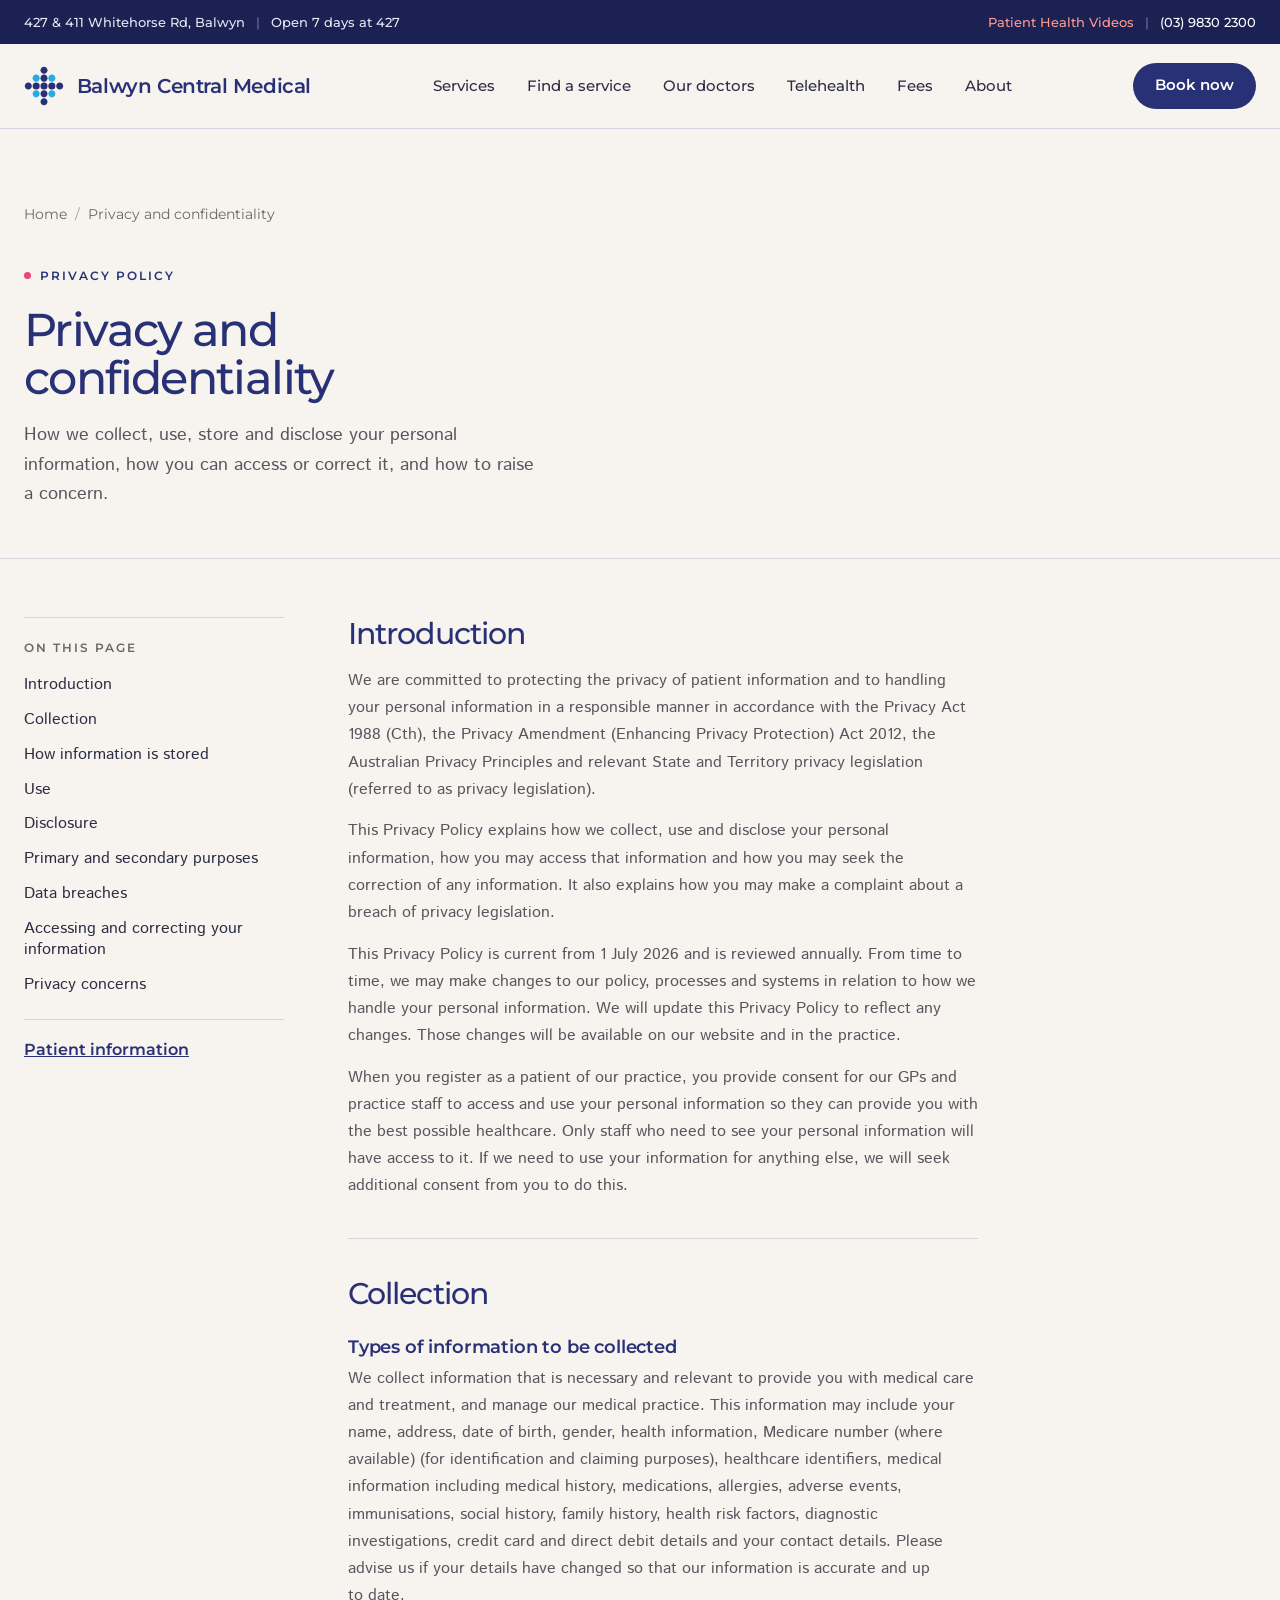
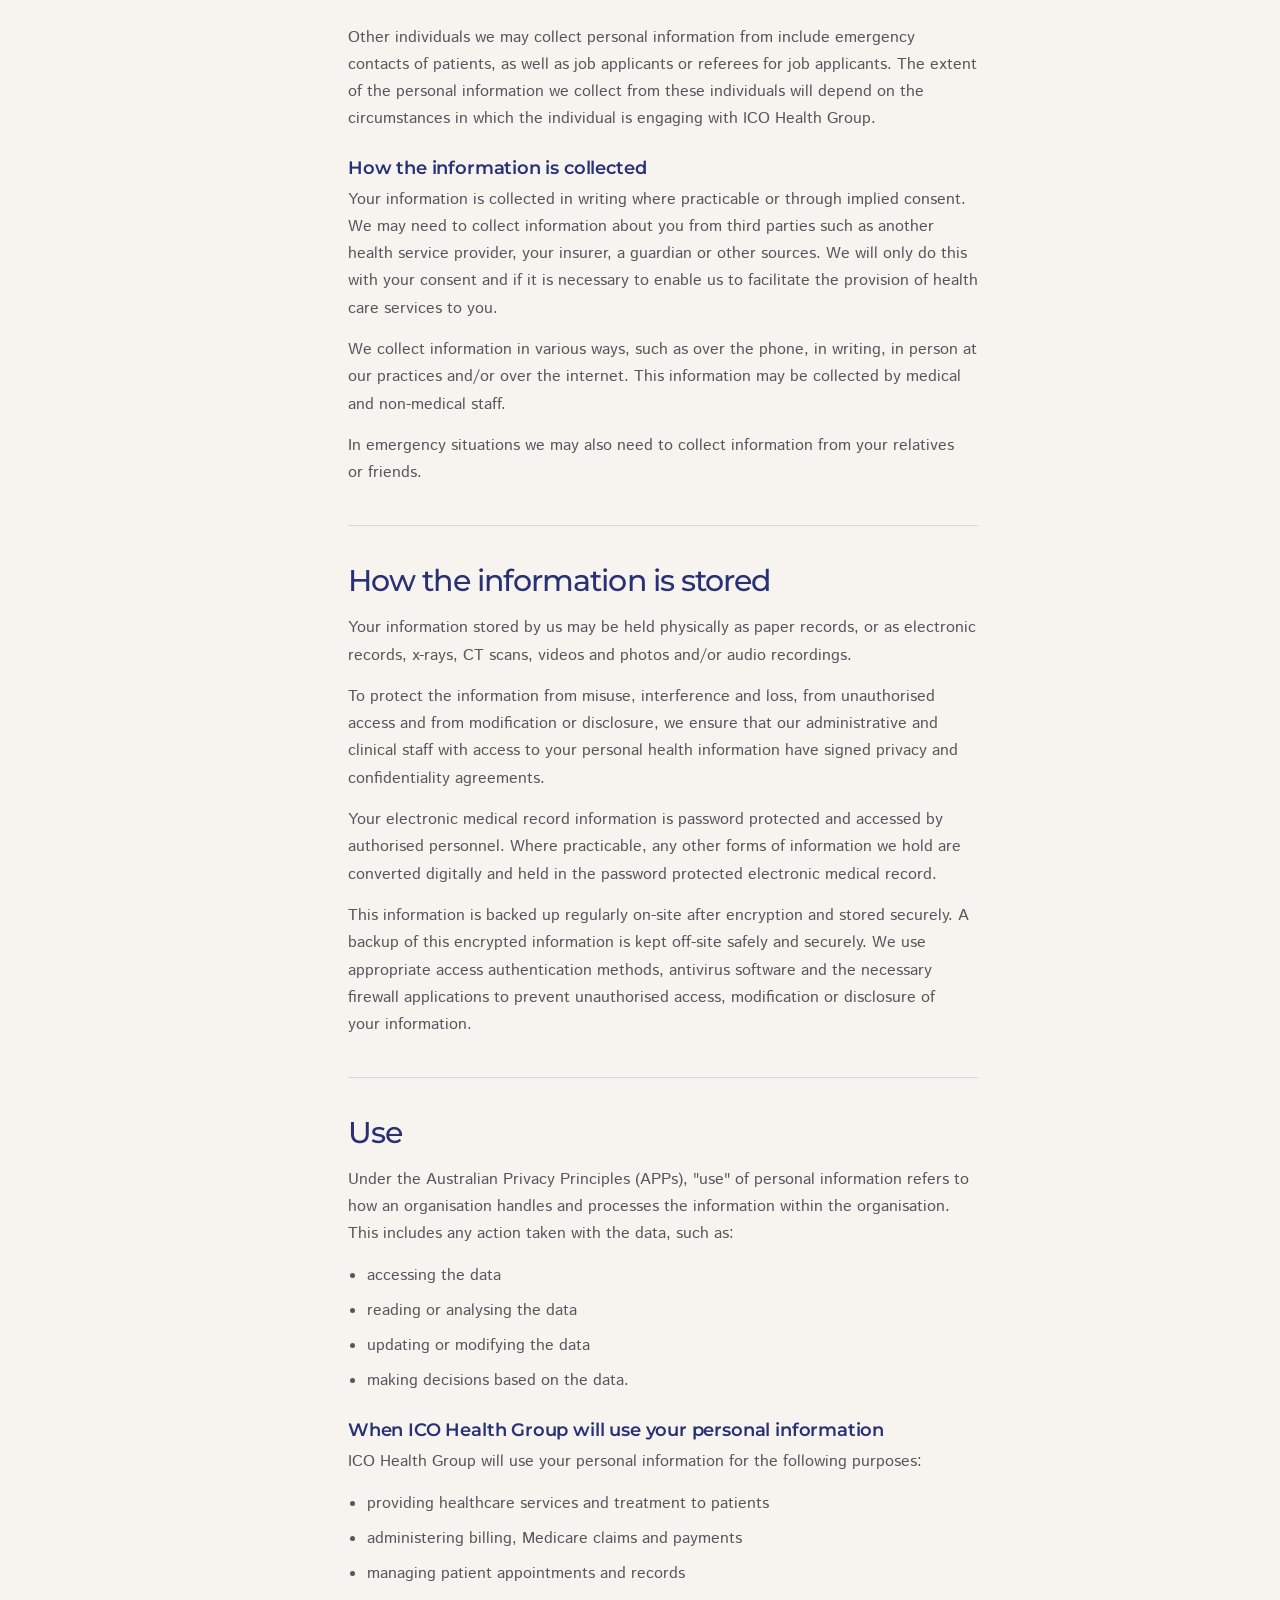
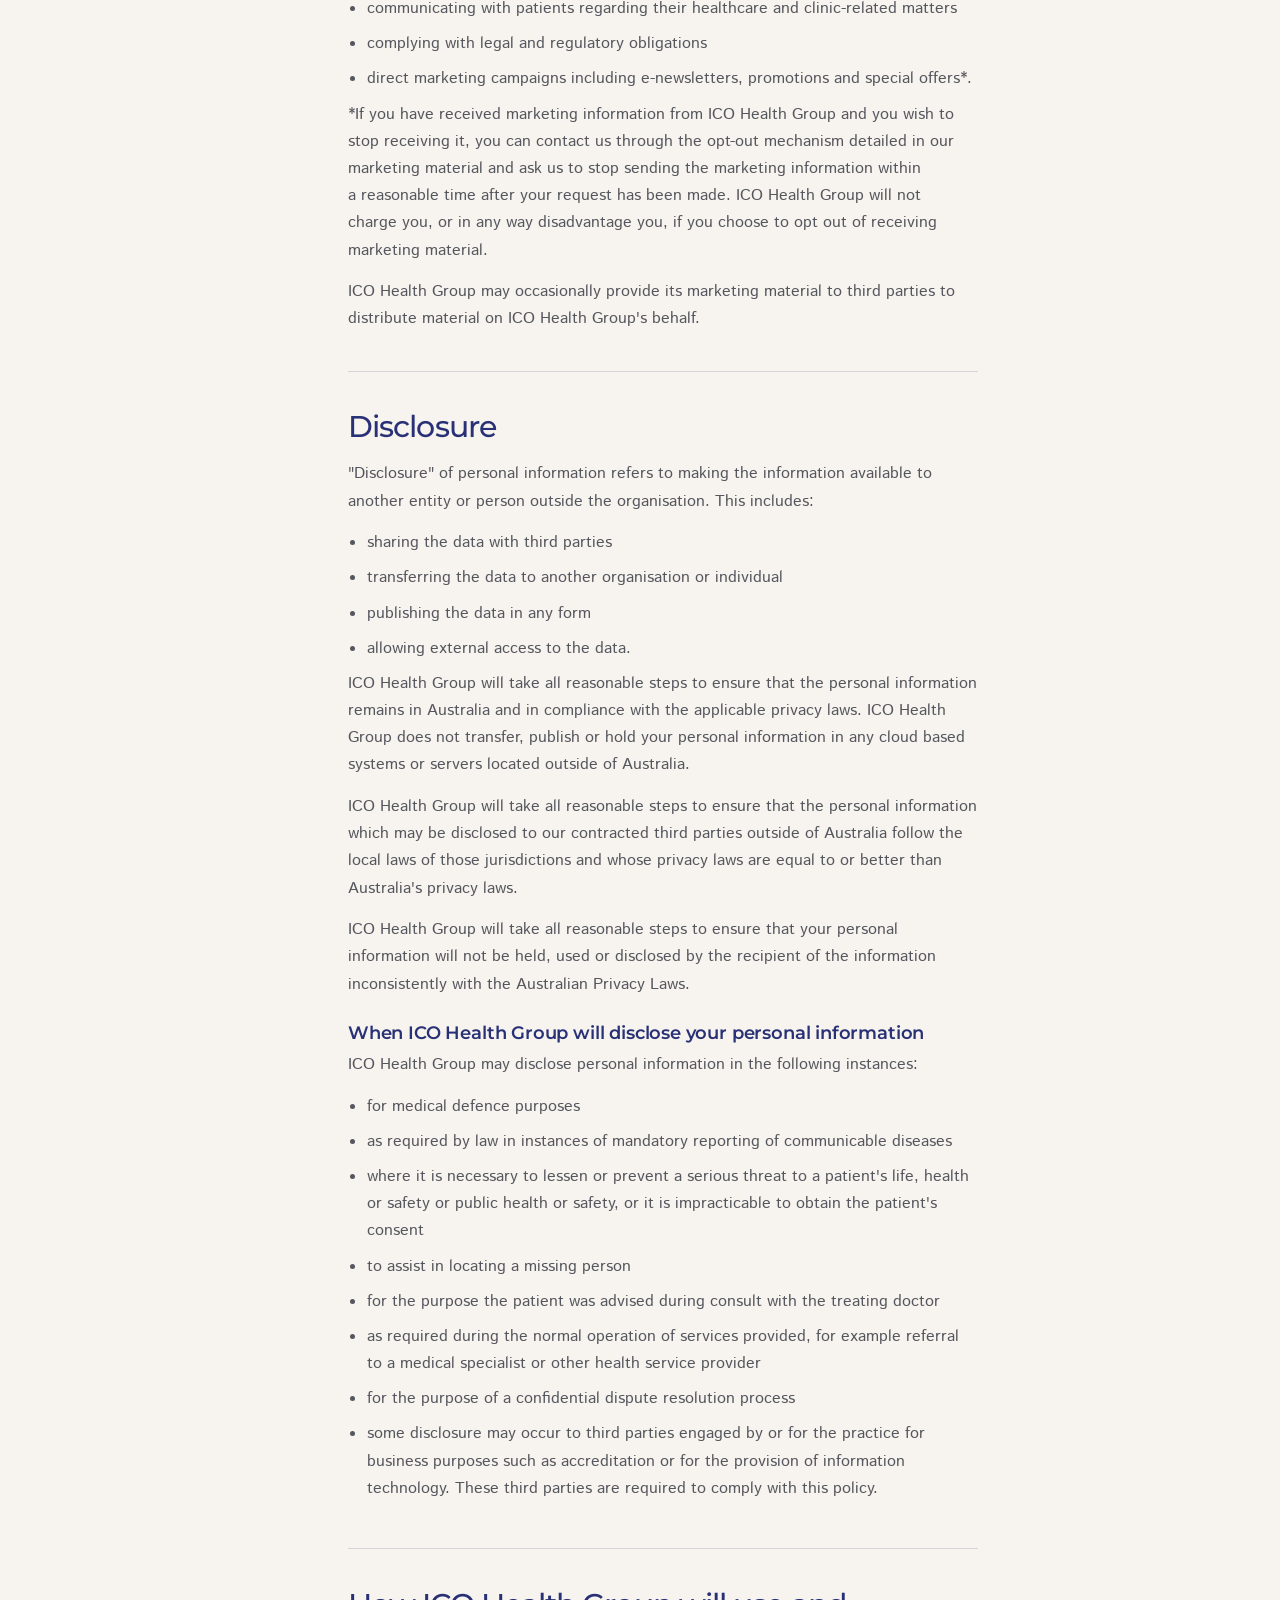
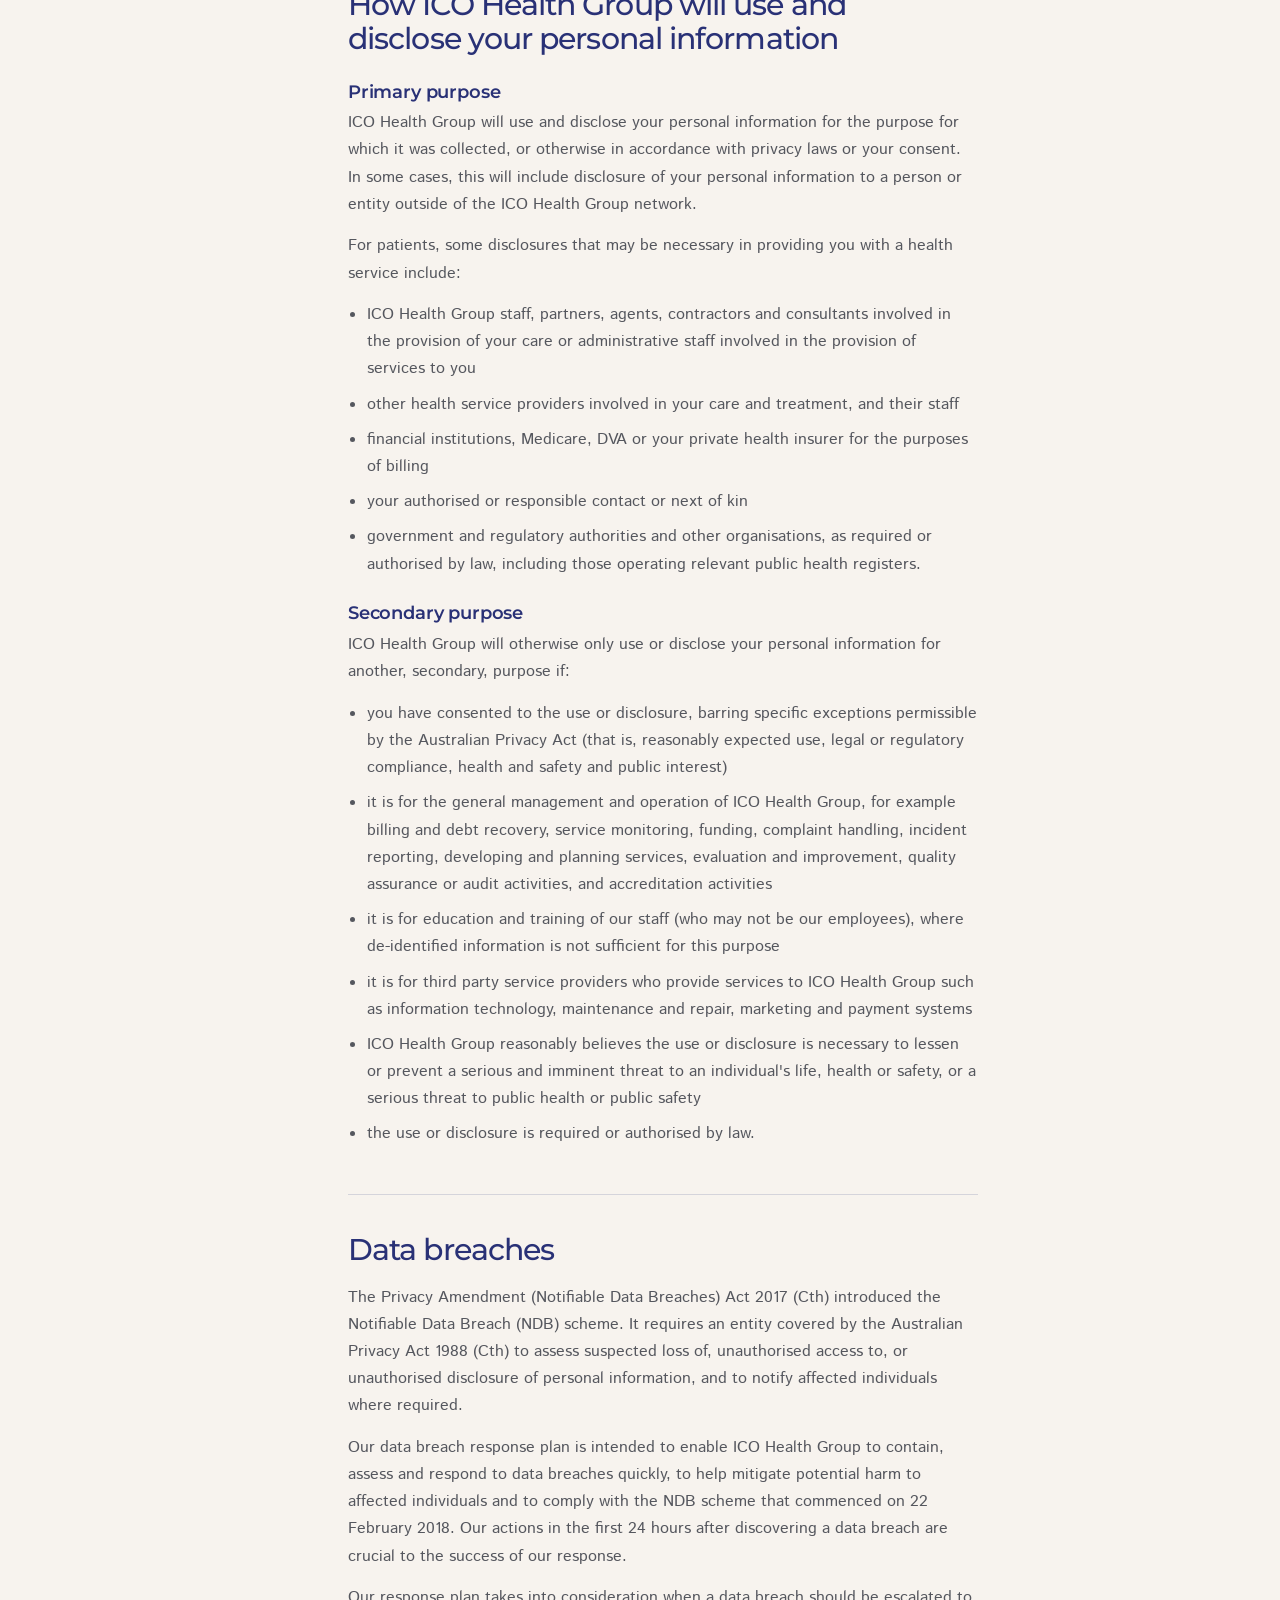
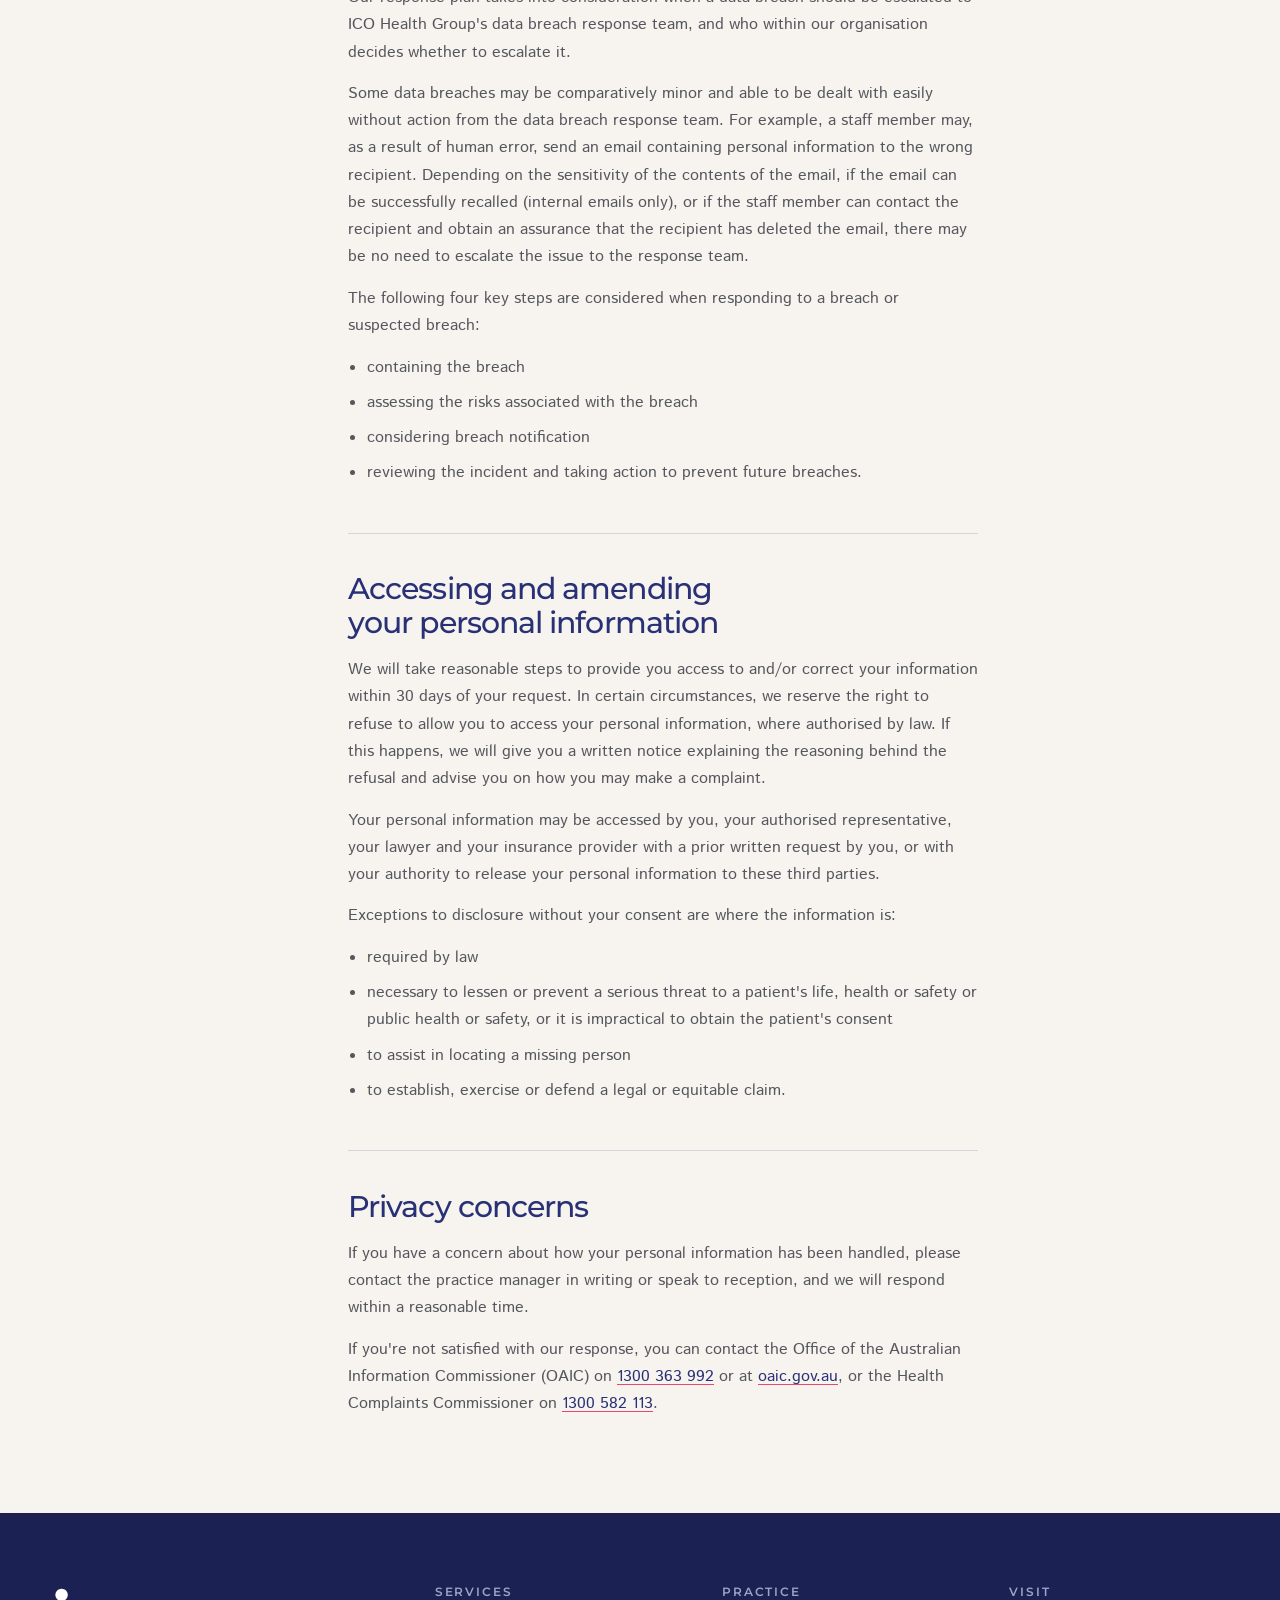
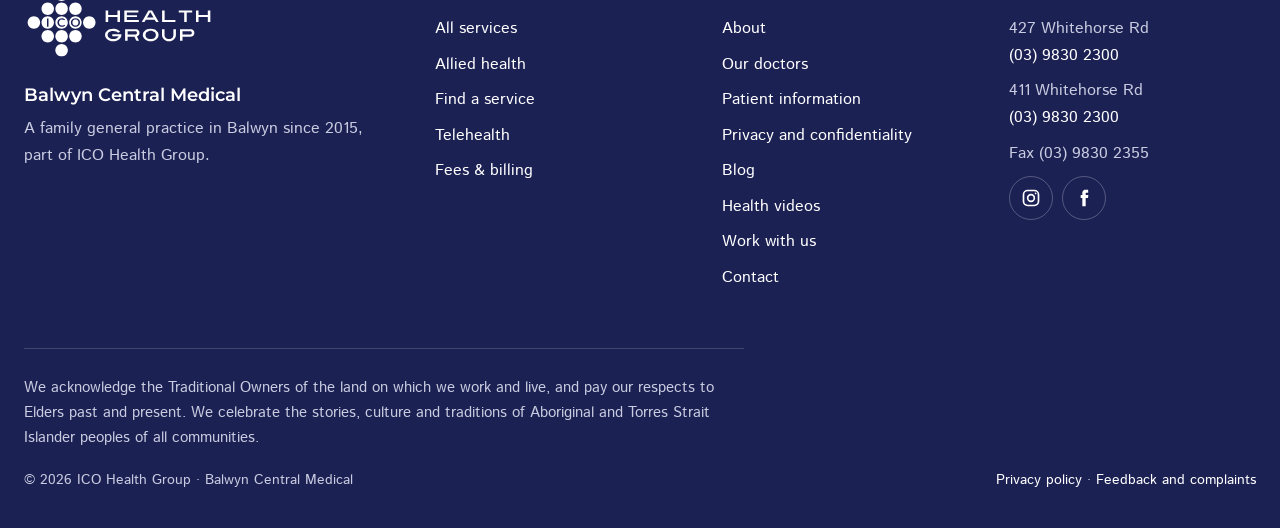
<file: privacy.html>
<!DOCTYPE html>
<html lang="en-AU">
<head>
<meta charset="UTF-8">
<meta name="viewport" content="width=device-width, initial-scale=1">
<meta name="theme-color" content="#F7F3EE">
<meta name="robots" content="noindex, nofollow">
<title>Privacy and confidentiality | Balwyn Central Medical</title>
<meta name="description" content="How Balwyn Central Medical and ICO Health Group collect, use, store and disclose your personal information, and how to access or correct it.">
<link rel="icon" href="images/brand/bmc-mark.svg" type="image/svg+xml">
<link rel="preconnect" href="https://fonts.googleapis.com">
<link rel="preconnect" href="https://fonts.gstatic.com" crossorigin>
<link href="https://fonts.googleapis.com/css2?family=Montserrat:wght@500;600;700&family=Istok+Web:wght@400;700&display=swap" rel="stylesheet">
<link rel="stylesheet" href="site.css">
</head>
<body>
<a class="skip-link" href="#main">Skip to main content</a>

<div class="util">
  <div class="wrap">
    <span><span class="hide-sm">427 &amp; 411 Whitehorse Rd, Balwyn<span class="sep" aria-hidden="true">|</span></span>Open 7 days at 427</span>
    <span><a class="otm hide-sm" href="https://onthemendgp.com.au/" target="_blank" rel="noopener">Patient Health Videos<span class="sr-only"> (opens in a new tab)</span></a><span class="sep hide-sm" aria-hidden="true">|</span><a href="tel:+61398302300">(03) 9830 2300</a></span>
  </div>
</div>

<header class="site">
  <div class="wrap nav">
    <a class="lockup" href="index.html">
      <img class="mark" src="images/brand/bmc-mark.svg" width="40" height="40" alt="">
      <span class="practice">Balwyn Central Medical</span>
    </a>
    <ul class="nav-links">
      <li class="has-drop"><a href="services.html">Services</a>
        <div class="drop"><div class="drop-col"><span class="drop-label">For your family</span><a href="services.html#gp">Everyday GP care</a><a href="services.html#svc-child">Babies &amp; children</a><a href="services.html#svc-womens">Women's health</a><a href="services.html#svc-mens">Men's health</a><a href="services.html#svc-health-assessment">Health assessments</a><a href="services.html#svc-chronic">Ongoing conditions</a><a href="services.html#svc-mental-health">Mental health</a><a href="services.html#skin">Skin checks</a></div>
        <div class="drop-col"><span class="drop-label">Under one roof</span><a href="services.html#nursing">Nursing</a><a href="services.html#pharmacy">Pharmacy</a><a href="services.html#pathology">Pathology</a><a href="allied-health.html">Allied health &amp; specialists</a><a href="services.html#procedures">Minor procedures</a><a href="services.html#afterhours">After hours</a></div></div></li>
      <li><a href="find-care.html">Find a service</a></li>
      <li><a href="doctors.html">Our doctors</a></li>
      <li><a href="telehealth.html">Telehealth</a></li>
      <li><a href="fees.html">Fees</a></li>
      <li class="has-drop"><a href="about.html">About</a>
        <div class="drop small"><a href="about.html">About the practice</a><a href="patient-information.html">Patient information</a><a href="about.html#news">Practice news</a><a href="blog.html">Blog</a><a href="https://onthemendgp.com.au/" target="_blank" rel="noopener">Health videos<span class="sr-only"> (opens in a new tab)</span></a><a href="careers.html">Work with us</a><a href="contact.html">Contact</a></div></li>
    </ul>
    <div class="nav-cta">
      <a class="btn btn-primary" href="https://balwyncentralmedical.com.au/balwyn-central-medical-booking/">Book now</a>
      <button class="burger" id="burger" type="button" aria-label="Open menu" aria-expanded="false" aria-controls="mobileMenu"><span></span></button>
    </div>
  </div>
</header>

<div class="mm-overlay" id="mmOverlay"></div>
<div class="mobile-menu" id="mobileMenu" role="dialog" aria-modal="true" aria-label="Menu">
  <button class="mm-close" type="button" aria-label="Close menu">&times;</button>
  <nav>
    <a href="index.html">Home</a>
    <div class="mm-group"><button type="button" aria-expanded="false">Services<span aria-hidden="true">+</span></button><div class="mm-sub"><span class="mm-label">For your family</span><a href="services.html#gp">Everyday GP care</a><a href="services.html#svc-child">Babies &amp; children</a><a href="services.html#svc-womens">Women's health</a><a href="services.html#svc-mens">Men's health</a><a href="services.html#svc-health-assessment">Health assessments</a><a href="services.html#svc-chronic">Ongoing conditions</a><a href="services.html#svc-mental-health">Mental health</a><a href="services.html#skin">Skin checks</a><span class="mm-label">Under one roof</span><a href="services.html#nursing">Nursing</a><a href="services.html#pharmacy">Pharmacy</a><a href="services.html#pathology">Pathology</a><a href="allied-health.html">Allied health &amp; specialists</a><a href="services.html#procedures">Minor procedures</a><a href="services.html#afterhours">After hours</a></div></div>
    <a href="find-care.html">Find a service</a>
    <a href="doctors.html">Our doctors</a>
    <a href="telehealth.html">Telehealth</a>
    <a href="fees.html">Fees</a>
    <a href="about.html">About</a>
    <a href="patient-information.html">Patient information</a>
    <a href="blog.html">Blog</a>
    <a href="https://onthemendgp.com.au/" target="_blank" rel="noopener">Health videos<span class="sr-only"> (opens in a new tab)</span></a>
    <a href="contact.html">Contact</a>
    <a class="btn btn-outline" href="telehealth.html">Book a telehealth consult</a>
    <a class="btn btn-primary" href="https://balwyncentralmedical.com.au/balwyn-central-medical-booking/">Book an appointment</a>
  </nav>
</div>

<main id="main" tabindex="-1">
  <section class="page-head">
    <div class="wrap">
      <p class="crumbs"><a href="index.html">Home</a><span class="sep" aria-hidden="true">/</span>Privacy and confidentiality</p>
      <span class="eyebrow">Privacy policy</span>
      <h1>Privacy and confidentiality</h1>
      <p class="lede">How we collect, use, store and disclose your personal information, how you can access or correct it, and how to raise a concern.</p>
    </div>
  </section>

  <section class="section">
    <div class="wrap info-layout">
      <nav class="info-toc" aria-label="On this page">
        <p class="toc-title">On this page</p>
        <ul>
          <li><a href="#introduction">Introduction</a></li>
          <li><a href="#collection">Collection</a></li>
          <li><a href="#storage">How information is stored</a></li>
          <li><a href="#use">Use</a></li>
          <li><a href="#disclosure">Disclosure</a></li>
          <li><a href="#purposes">Primary and secondary purposes</a></li>
          <li><a href="#breach">Data breaches</a></li>
          <li><a href="#access">Accessing and correcting your information</a></li>
          <li><a href="#complaints">Privacy concerns</a></li>
        </ul>
        <p class="toc-more"><a href="patient-information.html">Patient information</a></p>
      </nav>

      <div class="info-body">
        <section id="introduction" class="info-sec">
          <h2>Introduction</h2>
          <p>We are committed to protecting the privacy of patient information and to handling your personal information in a responsible manner in accordance with the Privacy Act 1988 (Cth), the Privacy Amendment (Enhancing Privacy Protection) Act 2012, the Australian Privacy Principles and relevant State and Territory privacy legislation (referred to as privacy legislation).</p>
          <p>This Privacy Policy explains how we collect, use and disclose your personal information, how you may access that information and how you may seek the correction of any information. It also explains how you may make a complaint about a breach of privacy legislation.</p>
          <p>This Privacy Policy is current from 1 July 2026 and is reviewed annually. From time to time, we may make changes to our policy, processes and systems in relation to how we handle your personal information. We will update this Privacy Policy to reflect any changes. Those changes will be available on our website and in the practice.</p>
          <p>When you register as a patient of our practice, you provide consent for our GPs and practice staff to access and use your personal information so they can provide you with the best possible healthcare. Only staff who need to see your personal information will have access to it. If we need to use your information for anything else, we will seek additional consent from you to do this.</p>
        </section>

        <section id="collection" class="info-sec">
          <h2>Collection</h2>
          <h3>Types of information to be collected</h3>
          <p>We collect information that is necessary and relevant to provide you with medical care and treatment, and manage our medical practice. This information may include your name, address, date of birth, gender, health information, Medicare number (where available) (for identification and claiming purposes), healthcare identifiers, medical information including medical history, medications, allergies, adverse events, immunisations, social history, family history, health risk factors, diagnostic investigations, credit card and direct debit details and your contact details. Please advise us if your details have changed so that our information is accurate and up to date.</p>
          <p>Other individuals we may collect personal information from include emergency contacts of patients, as well as job applicants or referees for job applicants. The extent of the personal information we collect from these individuals will depend on the circumstances in which the individual is engaging with ICO Health Group.</p>
          <h3>How the information is collected</h3>
          <p>Your information is collected in writing where practicable or through implied consent. We may need to collect information about you from third parties such as another health service provider, your insurer, a guardian or other sources. We will only do this with your consent and if it is necessary to enable us to facilitate the provision of health care services to you.</p>
          <p>We collect information in various ways, such as over the phone, in writing, in person at our practices and/or over the internet. This information may be collected by medical and non-medical staff.</p>
          <p>In emergency situations we may also need to collect information from your relatives or friends.</p>
        </section>

        <section id="storage" class="info-sec">
          <h2>How the information is stored</h2>
          <p>Your information stored by us may be held physically as paper records, or as electronic records, x-rays, CT scans, videos and photos and/or audio recordings.</p>
          <p>To protect the information from misuse, interference and loss, from unauthorised access and from modification or disclosure, we ensure that our administrative and clinical staff with access to your personal health information have signed privacy and confidentiality agreements.</p>
          <p>Your electronic medical record information is password protected and accessed by authorised personnel. Where practicable, any other forms of information we hold are converted digitally and held in the password protected electronic medical record.</p>
          <p>This information is backed up regularly on-site after encryption and stored securely. A backup of this encrypted information is kept off-site safely and securely. We use appropriate access authentication methods, antivirus software and the necessary firewall applications to prevent unauthorised access, modification or disclosure of your information.</p>
        </section>

        <section id="use" class="info-sec">
          <h2>Use</h2>
          <p>Under the Australian Privacy Principles (APPs), "use" of personal information refers to how an organisation handles and processes the information within the organisation. This includes any action taken with the data, such as:</p>
          <ul>
            <li>accessing the data</li>
            <li>reading or analysing the data</li>
            <li>updating or modifying the data</li>
            <li>making decisions based on the data.</li>
          </ul>
          <h3>When ICO Health Group will use your personal information</h3>
          <p>ICO Health Group will use your personal information for the following purposes:</p>
          <ul>
            <li>providing healthcare services and treatment to patients</li>
            <li>administering billing, Medicare claims and payments</li>
            <li>managing patient appointments and records</li>
            <li>communicating with patients regarding their healthcare and clinic-related matters</li>
            <li>complying with legal and regulatory obligations</li>
            <li>direct marketing campaigns including e-newsletters, promotions and special offers*.</li>
          </ul>
          <p>*If you have received marketing information from ICO Health Group and you wish to stop receiving it, you can contact us through the opt-out mechanism detailed in our marketing material and ask us to stop sending the marketing information within a reasonable time after your request has been made. ICO Health Group will not charge you, or in any way disadvantage you, if you choose to opt out of receiving marketing material.</p>
          <p>ICO Health Group may occasionally provide its marketing material to third parties to distribute material on ICO Health Group's behalf.</p>
        </section>

        <section id="disclosure" class="info-sec">
          <h2>Disclosure</h2>
          <p>"Disclosure" of personal information refers to making the information available to another entity or person outside the organisation. This includes:</p>
          <ul>
            <li>sharing the data with third parties</li>
            <li>transferring the data to another organisation or individual</li>
            <li>publishing the data in any form</li>
            <li>allowing external access to the data.</li>
          </ul>
          <p>ICO Health Group will take all reasonable steps to ensure that the personal information remains in Australia and in compliance with the applicable privacy laws. ICO Health Group does not transfer, publish or hold your personal information in any cloud based systems or servers located outside of Australia.</p>
          <p>ICO Health Group will take all reasonable steps to ensure that the personal information which may be disclosed to our contracted third parties outside of Australia follow the local laws of those jurisdictions and whose privacy laws are equal to or better than Australia's privacy laws.</p>
          <p>ICO Health Group will take all reasonable steps to ensure that your personal information will not be held, used or disclosed by the recipient of the information inconsistently with the Australian Privacy Laws.</p>
          <h3>When ICO Health Group will disclose your personal information</h3>
          <p>ICO Health Group may disclose personal information in the following instances:</p>
          <ul>
            <li>for medical defence purposes</li>
            <li>as required by law in instances of mandatory reporting of communicable diseases</li>
            <li>where it is necessary to lessen or prevent a serious threat to a patient's life, health or safety or public health or safety, or it is impracticable to obtain the patient's consent</li>
            <li>to assist in locating a missing person</li>
            <li>for the purpose the patient was advised during consult with the treating doctor</li>
            <li>as required during the normal operation of services provided, for example referral to a medical specialist or other health service provider</li>
            <li>for the purpose of a confidential dispute resolution process</li>
            <li>some disclosure may occur to third parties engaged by or for the practice for business purposes such as accreditation or for the provision of information technology. These third parties are required to comply with this policy.</li>
          </ul>
        </section>

        <section id="purposes" class="info-sec">
          <h2>How ICO Health Group will use and disclose your personal information</h2>
          <h3>Primary purpose</h3>
          <p>ICO Health Group will use and disclose your personal information for the purpose for which it was collected, or otherwise in accordance with privacy laws or your consent. In some cases, this will include disclosure of your personal information to a person or entity outside of the ICO Health Group network.</p>
          <p>For patients, some disclosures that may be necessary in providing you with a health service include:</p>
          <ul>
            <li>ICO Health Group staff, partners, agents, contractors and consultants involved in the provision of your care or administrative staff involved in the provision of services to you</li>
            <li>other health service providers involved in your care and treatment, and their staff</li>
            <li>financial institutions, Medicare, DVA or your private health insurer for the purposes of billing</li>
            <li>your authorised or responsible contact or next of kin</li>
            <li>government and regulatory authorities and other organisations, as required or authorised by law, including those operating relevant public health registers.</li>
          </ul>
          <h3>Secondary purpose</h3>
          <p>ICO Health Group will otherwise only use or disclose your personal information for another, secondary, purpose if:</p>
          <ul>
            <li>you have consented to the use or disclosure, barring specific exceptions permissible by the Australian Privacy Act (that is, reasonably expected use, legal or regulatory compliance, health and safety and public interest)</li>
            <li>it is for the general management and operation of ICO Health Group, for example billing and debt recovery, service monitoring, funding, complaint handling, incident reporting, developing and planning services, evaluation and improvement, quality assurance or audit activities, and accreditation activities</li>
            <li>it is for education and training of our staff (who may not be our employees), where de-identified information is not sufficient for this purpose</li>
            <li>it is for third party service providers who provide services to ICO Health Group such as information technology, maintenance and repair, marketing and payment systems</li>
            <li>ICO Health Group reasonably believes the use or disclosure is necessary to lessen or prevent a serious and imminent threat to an individual's life, health or safety, or a serious threat to public health or public safety</li>
            <li>the use or disclosure is required or authorised by law.</li>
          </ul>
        </section>

        <section id="breach" class="info-sec">
          <h2>Data breaches</h2>
          <p>The Privacy Amendment (Notifiable Data Breaches) Act 2017 (Cth) introduced the Notifiable Data Breach (NDB) scheme. It requires an entity covered by the Australian Privacy Act 1988 (Cth) to assess suspected loss of, unauthorised access to, or unauthorised disclosure of personal information, and to notify affected individuals where required.</p>
          <p>Our data breach response plan is intended to enable ICO Health Group to contain, assess and respond to data breaches quickly, to help mitigate potential harm to affected individuals and to comply with the NDB scheme that commenced on 22 February 2018. Our actions in the first 24 hours after discovering a data breach are crucial to the success of our response.</p>
          <p>Our response plan takes into consideration when a data breach should be escalated to ICO Health Group's data breach response team, and who within our organisation decides whether to escalate it.</p>
          <p>Some data breaches may be comparatively minor and able to be dealt with easily without action from the data breach response team. For example, a staff member may, as a result of human error, send an email containing personal information to the wrong recipient. Depending on the sensitivity of the contents of the email, if the email can be successfully recalled (internal emails only), or if the staff member can contact the recipient and obtain an assurance that the recipient has deleted the email, there may be no need to escalate the issue to the response team.</p>
          <p>The following four key steps are considered when responding to a breach or suspected breach:</p>
          <ul>
            <li>containing the breach</li>
            <li>assessing the risks associated with the breach</li>
            <li>considering breach notification</li>
            <li>reviewing the incident and taking action to prevent future breaches.</li>
          </ul>
        </section>

        <section id="access" class="info-sec">
          <h2>Accessing and amending your personal information</h2>
          <p>We will take reasonable steps to provide you access to and/or correct your information within 30 days of your request. In certain circumstances, we reserve the right to refuse to allow you to access your personal information, where authorised by law. If this happens, we will give you a written notice explaining the reasoning behind the refusal and advise you on how you may make a complaint.</p>
          <p>Your personal information may be accessed by you, your authorised representative, your lawyer and your insurance provider with a prior written request by you, or with your authority to release your personal information to these third parties.</p>
          <p>Exceptions to disclosure without your consent are where the information is:</p>
          <ul>
            <li>required by law</li>
            <li>necessary to lessen or prevent a serious threat to a patient's life, health or safety or public health or safety, or it is impractical to obtain the patient's consent</li>
            <li>to assist in locating a missing person</li>
            <li>to establish, exercise or defend a legal or equitable claim.</li>
          </ul>
        </section>

        <section id="complaints" class="info-sec">
          <h2>Privacy concerns</h2>
          <p>If you have a concern about how your personal information has been handled, please contact the practice manager in writing or speak to reception, and we will respond within a reasonable time.</p>
          <p>If you're not satisfied with our response, you can contact the Office of the Australian Information Commissioner (OAIC) on <a href="tel:1300363992">1300 363 992</a> or at <a href="https://www.oaic.gov.au/" target="_blank" rel="noopener">oaic.gov.au<span class="sr-only"> (opens in a new tab)</span></a>, or the Health Complaints Commissioner on <a href="tel:1300582113">1300 582 113</a>.</p>
        </section>
      </div>
    </div>
  </section>
</main>

<footer class="site">
  <div class="wrap">
    <div class="foot">
      <div>
        <img class="ico-white" src="images/brand/ico-logo-horizontal-white.svg" width="190" height="75" alt="ICO Health Group">
        <p class="practice">Balwyn Central Medical</p>
        <p>A family general practice in Balwyn since 2015, part of ICO Health Group.</p>
      </div>
      <div><h2>Services</h2><nav aria-label="Services"><a href="services.html">All services</a><a href="allied-health.html">Allied health</a><a href="find-care.html">Find a service</a><a href="telehealth.html">Telehealth</a><a href="fees.html">Fees &amp; billing</a></nav></div>
      <div><h2>Practice</h2><nav aria-label="Practice"><a href="about.html">About</a><a href="doctors.html">Our doctors</a><a href="patient-information.html">Patient information</a><a href="privacy.html">Privacy and confidentiality</a><a href="blog.html">Blog</a><a href="https://onthemendgp.com.au/" target="_blank" rel="noopener">Health videos<span class="sr-only"> (opens in a new tab)</span></a><a href="careers.html">Work with us</a><a href="contact.html">Contact</a></nav></div>
      <div><h2>Visit</h2><p>427 Whitehorse Rd<br><a href="tel:+61398302300">(03) 9830 2300</a></p><p>411 Whitehorse Rd<br><a href="tel:+61398302300">(03) 9830 2300</a></p><p>Fax (03) 9830 2355</p><p class="social"><a href="https://www.instagram.com/balwyncentralmedical/" target="_blank" rel="noopener" aria-label="Balwyn Central Medical on Instagram (opens in a new tab)"><svg aria-hidden="true" focusable="false" width="20" height="20" viewBox="0 0 24 24" fill="none" stroke="currentColor" stroke-width="2"><rect x="3" y="3" width="18" height="18" rx="5"/><circle cx="12" cy="12" r="4"/><circle cx="17.5" cy="6.5" r="1" fill="currentColor" stroke="none"/></svg></a><a href="https://www.facebook.com/BalwynCentralMedical" target="_blank" rel="noopener" aria-label="Balwyn Central Medical on Facebook (opens in a new tab)"><svg aria-hidden="true" focusable="false" width="20" height="20" viewBox="0 0 24 24" fill="currentColor"><path d="M14 8.5V6.8c0-.8.5-1 .9-1H17V2.2L14 2.2c-3.3 0-4 2.4-4 4v2.3H8V12h2v10h4V12h2.8l.4-3.5H14z"/></svg></a></p></div>
    </div>
    <p class="ack">We acknowledge the Traditional Owners of the land on which we work and live, and pay our respects to Elders past and present. We celebrate the stories, culture and traditions of Aboriginal and Torres Strait Islander peoples of all communities.</p>
    <div class="foot-bottom"><span>© 2026 ICO Health Group · Balwyn Central Medical</span><span><a href="privacy.html">Privacy policy</a> · <a href="patient-information.html#feedback">Feedback and complaints</a></span></div>
  </div>
</footer>



<script src="main.js"></script>

</body>
</html>
</file>
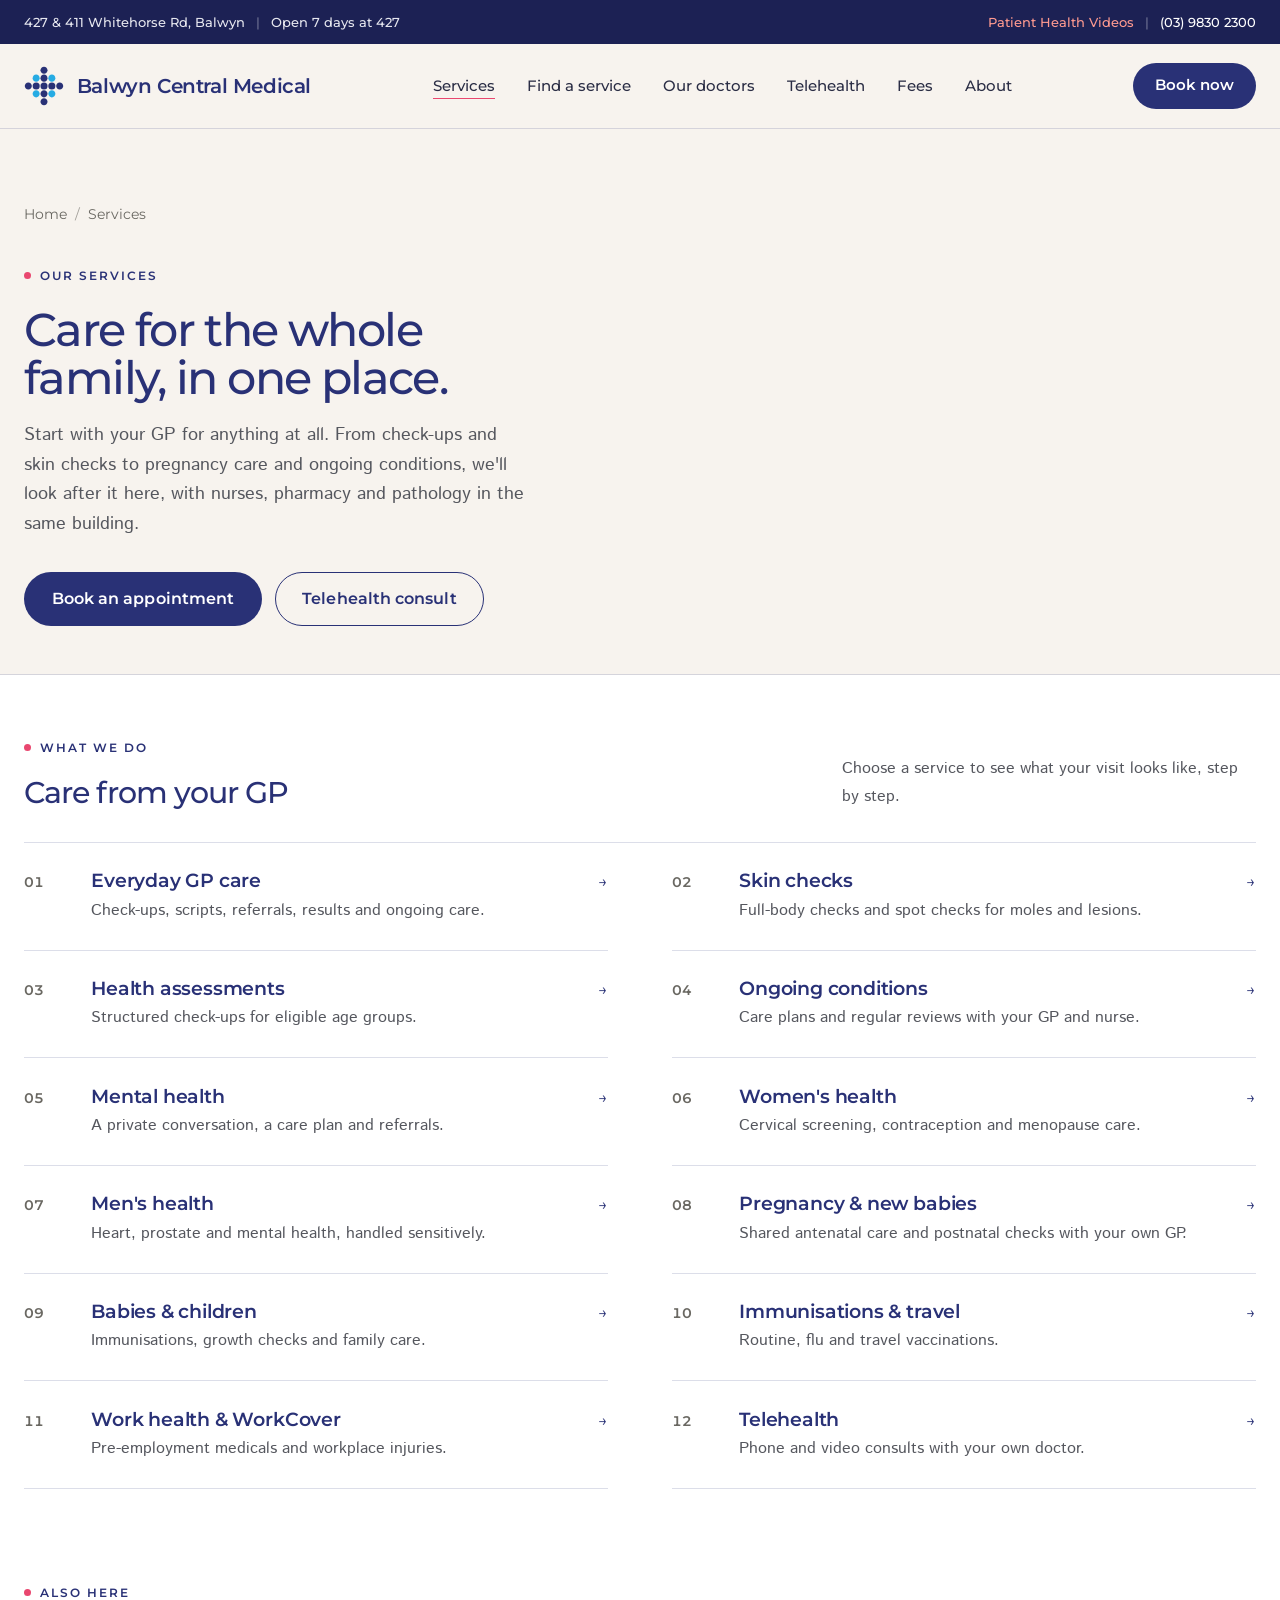
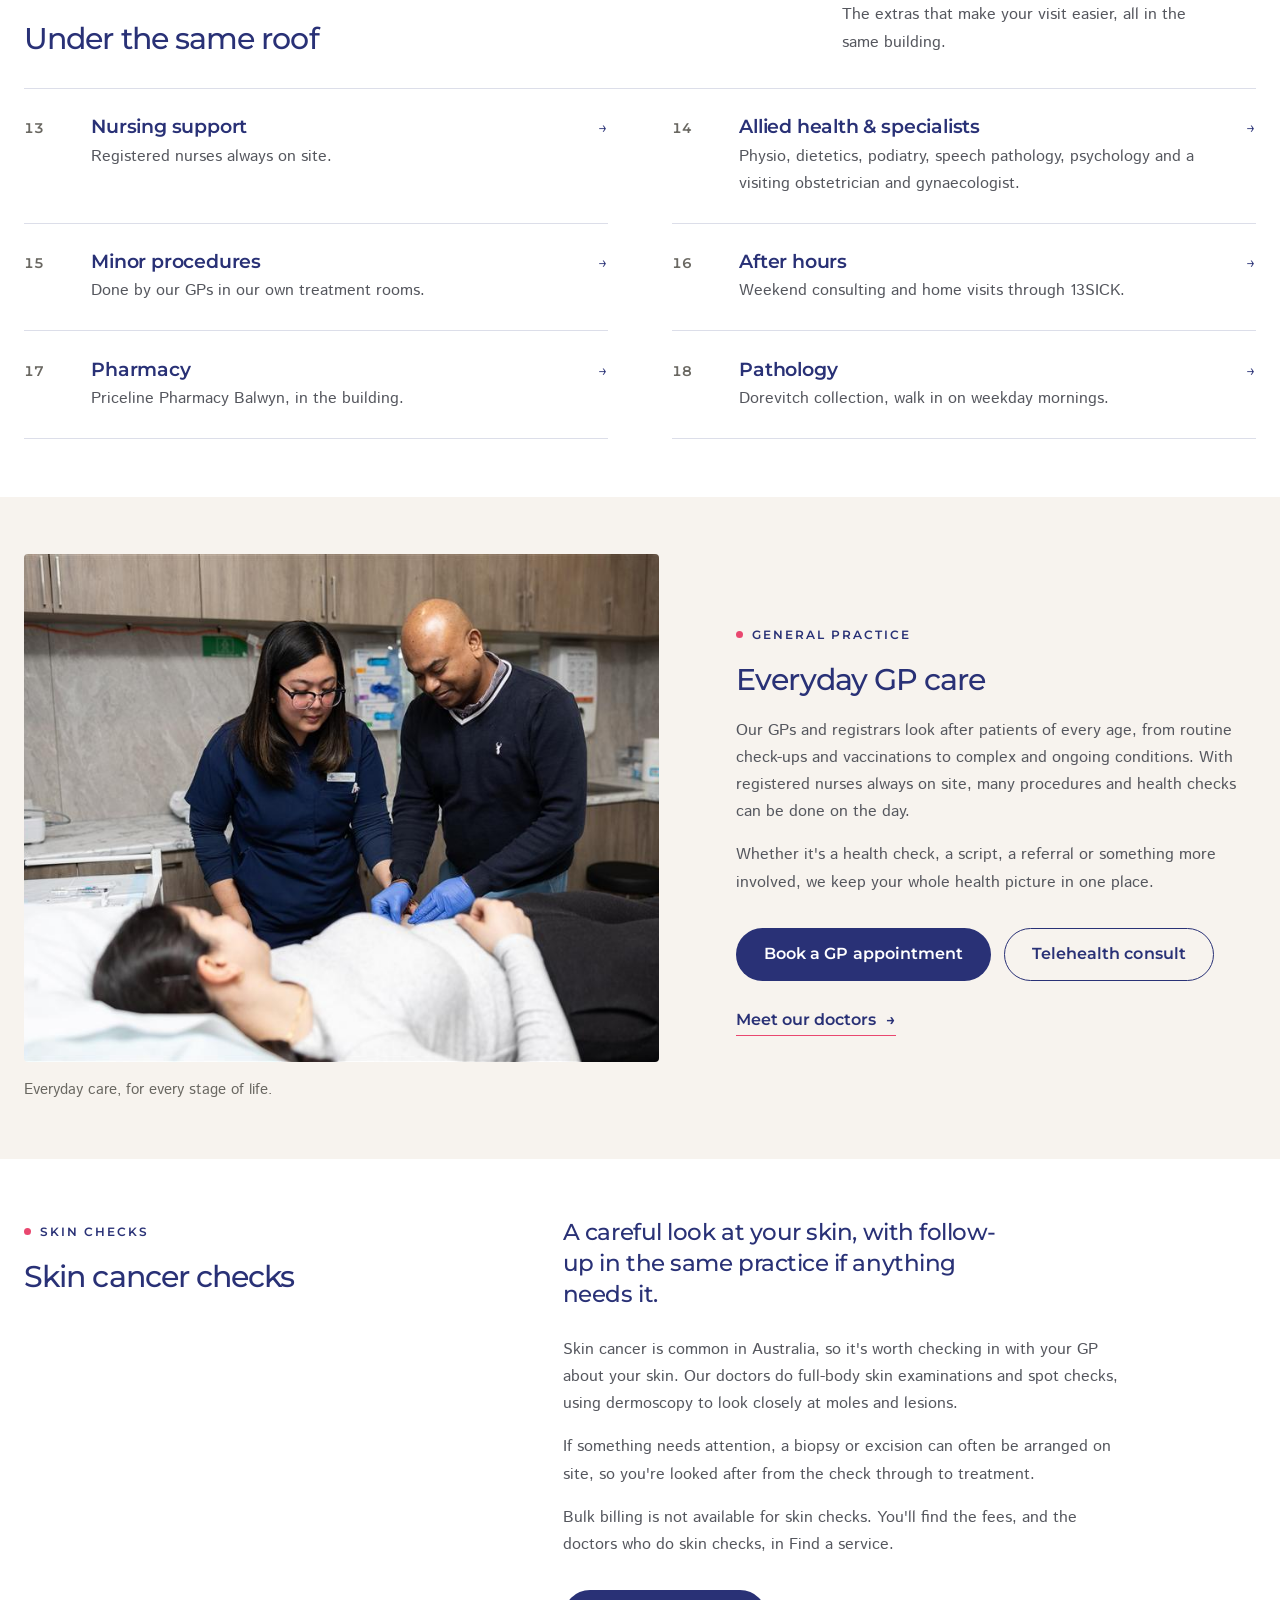
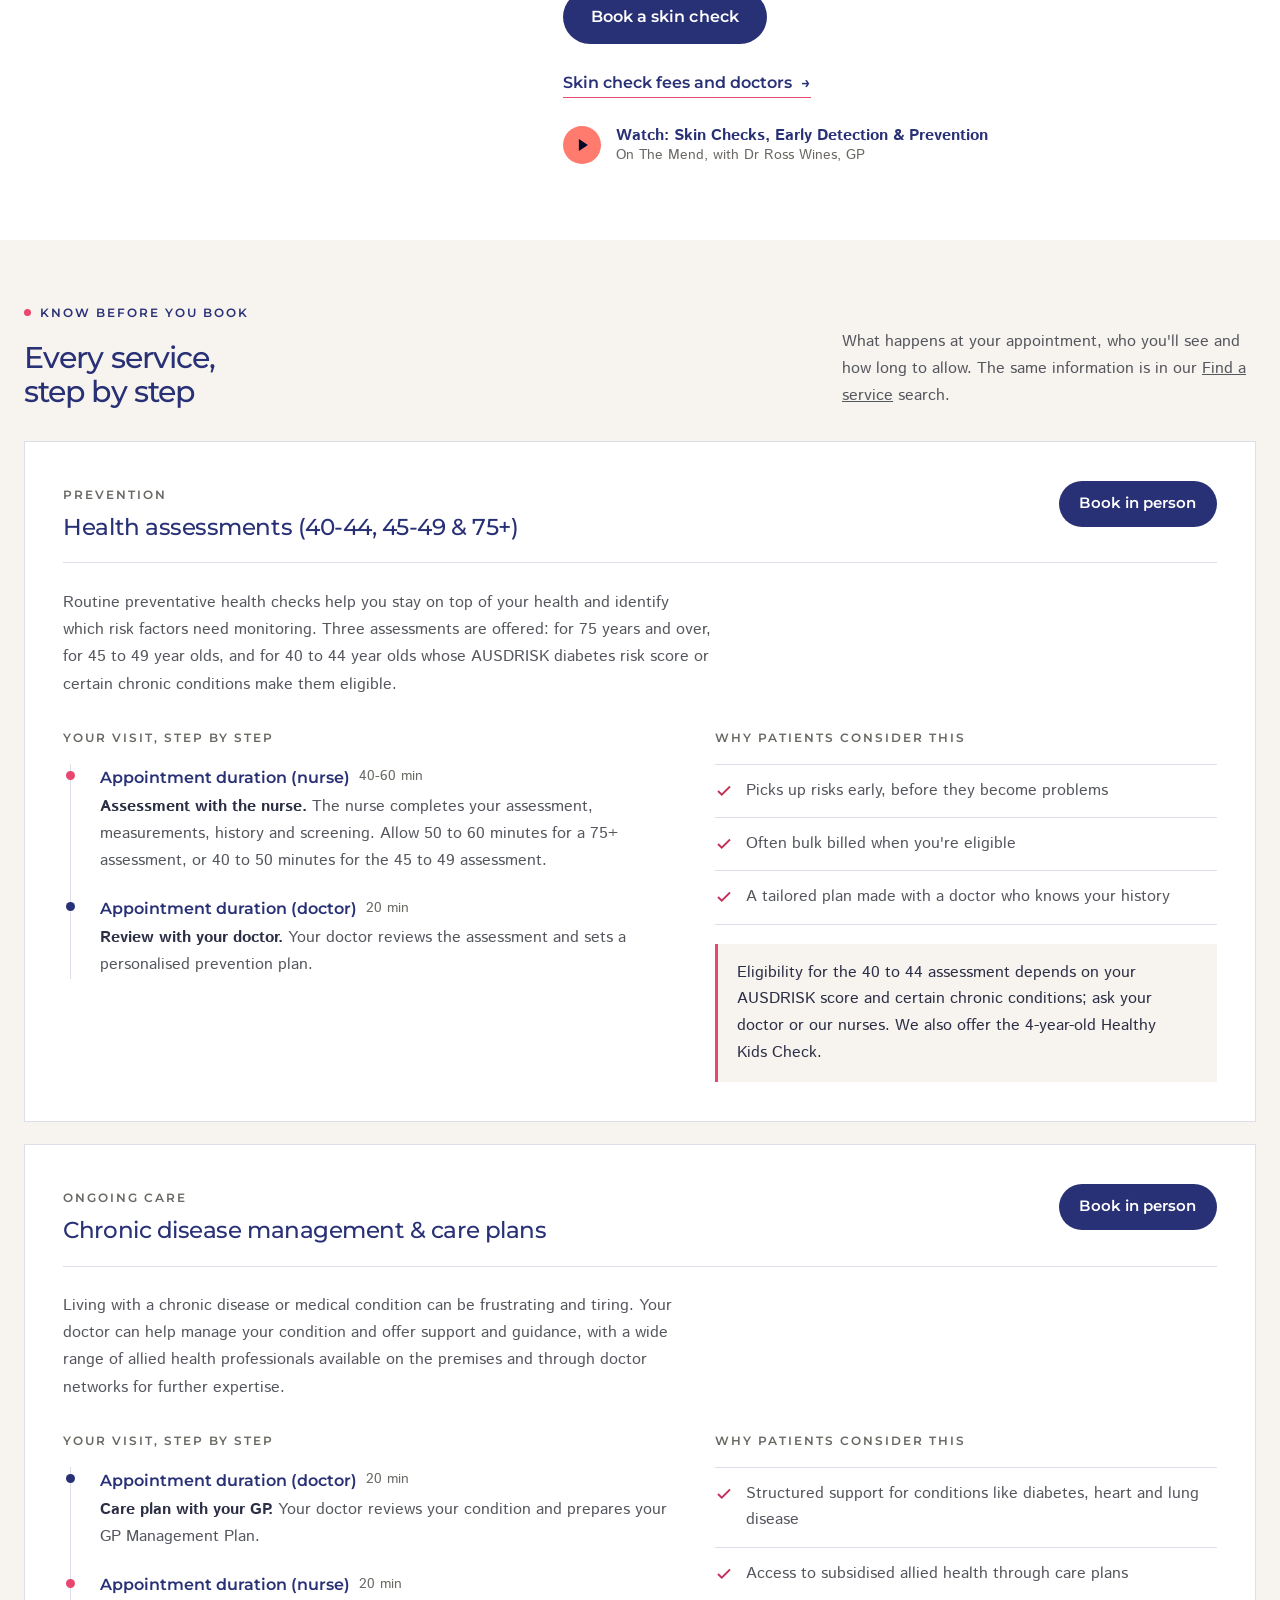
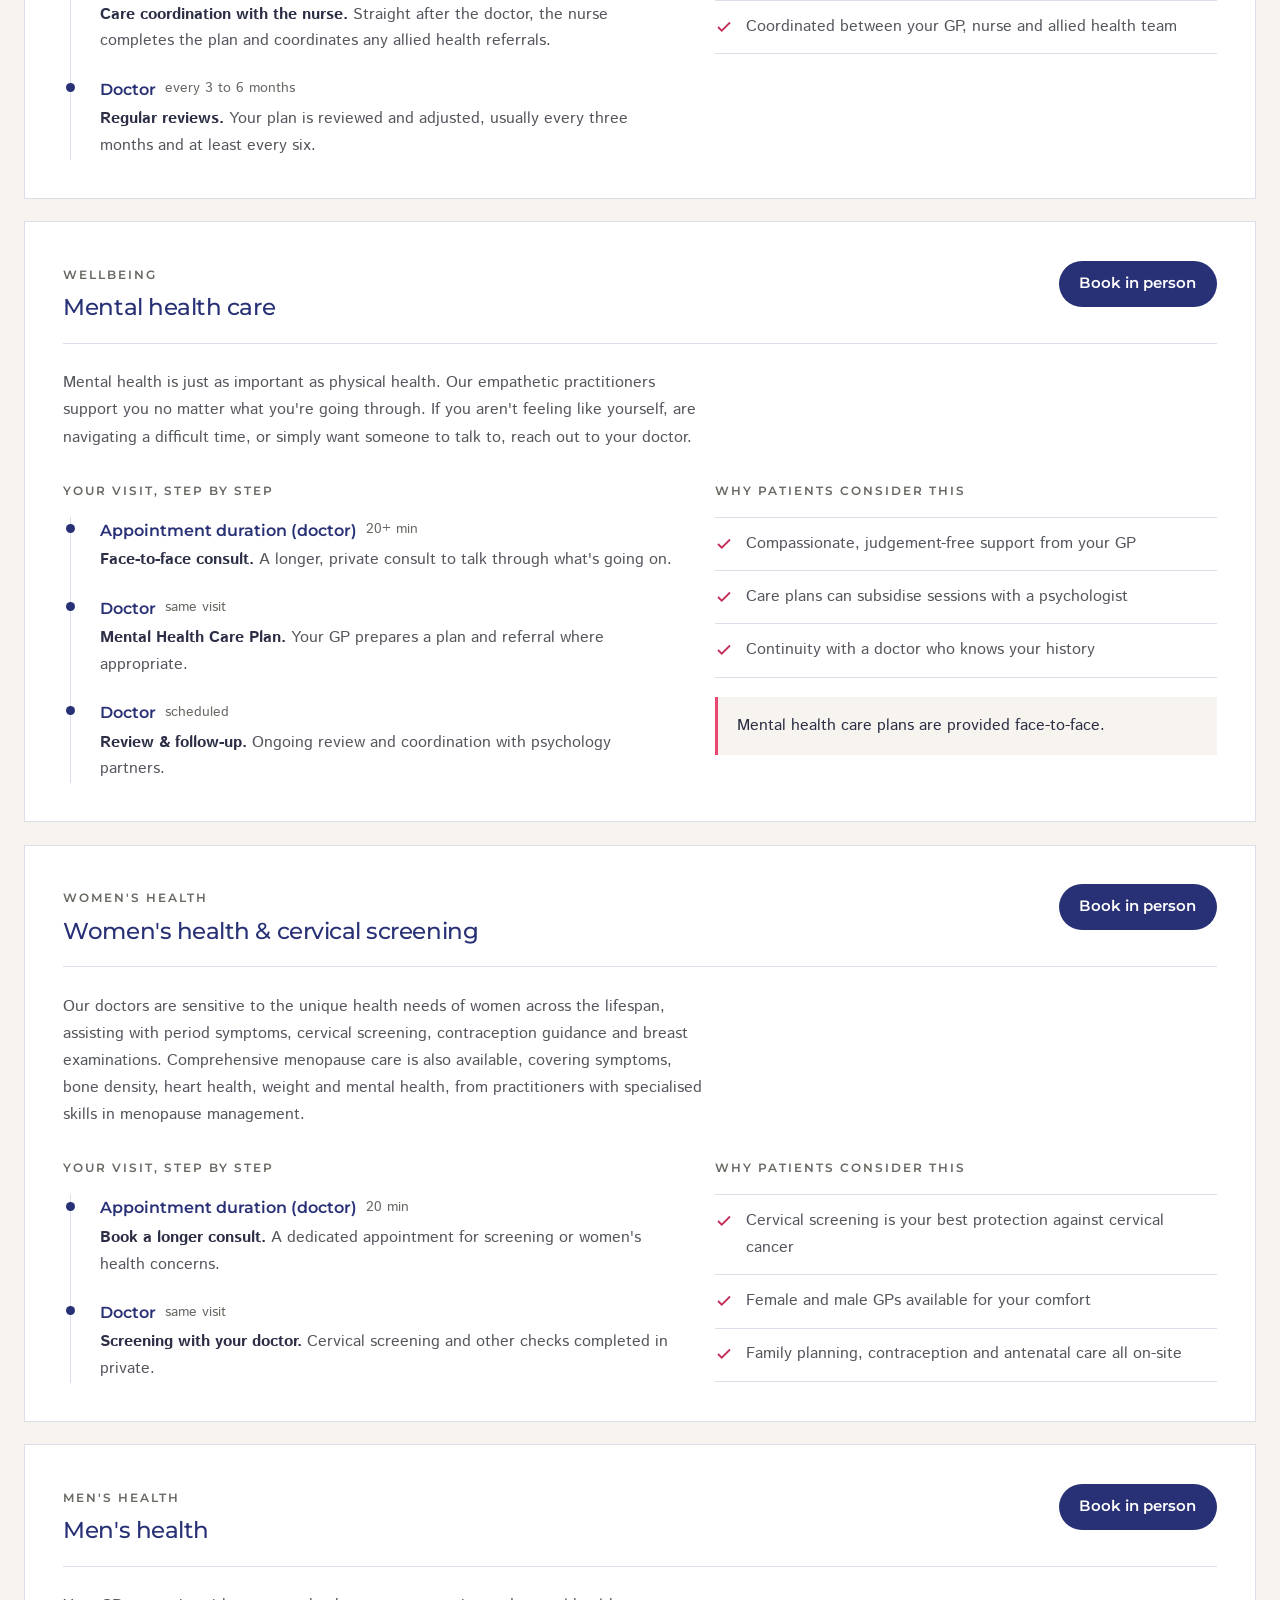
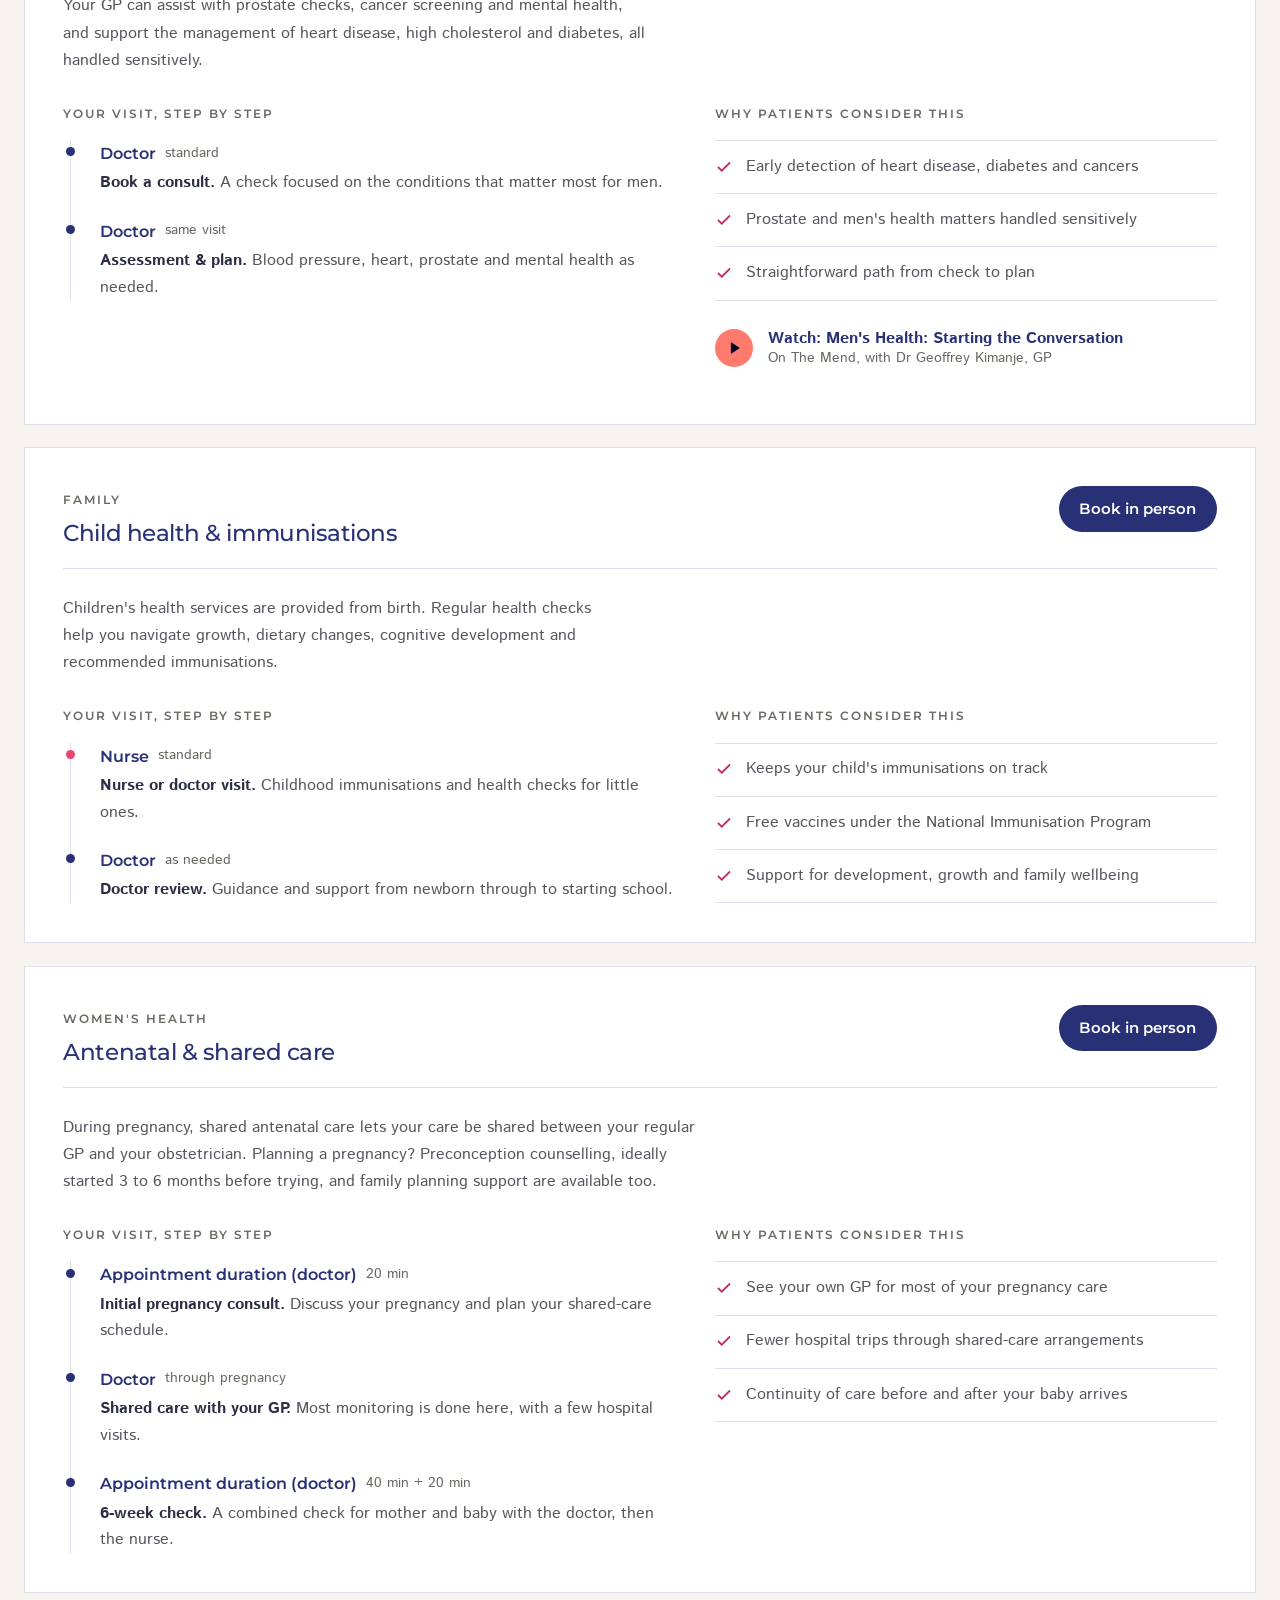
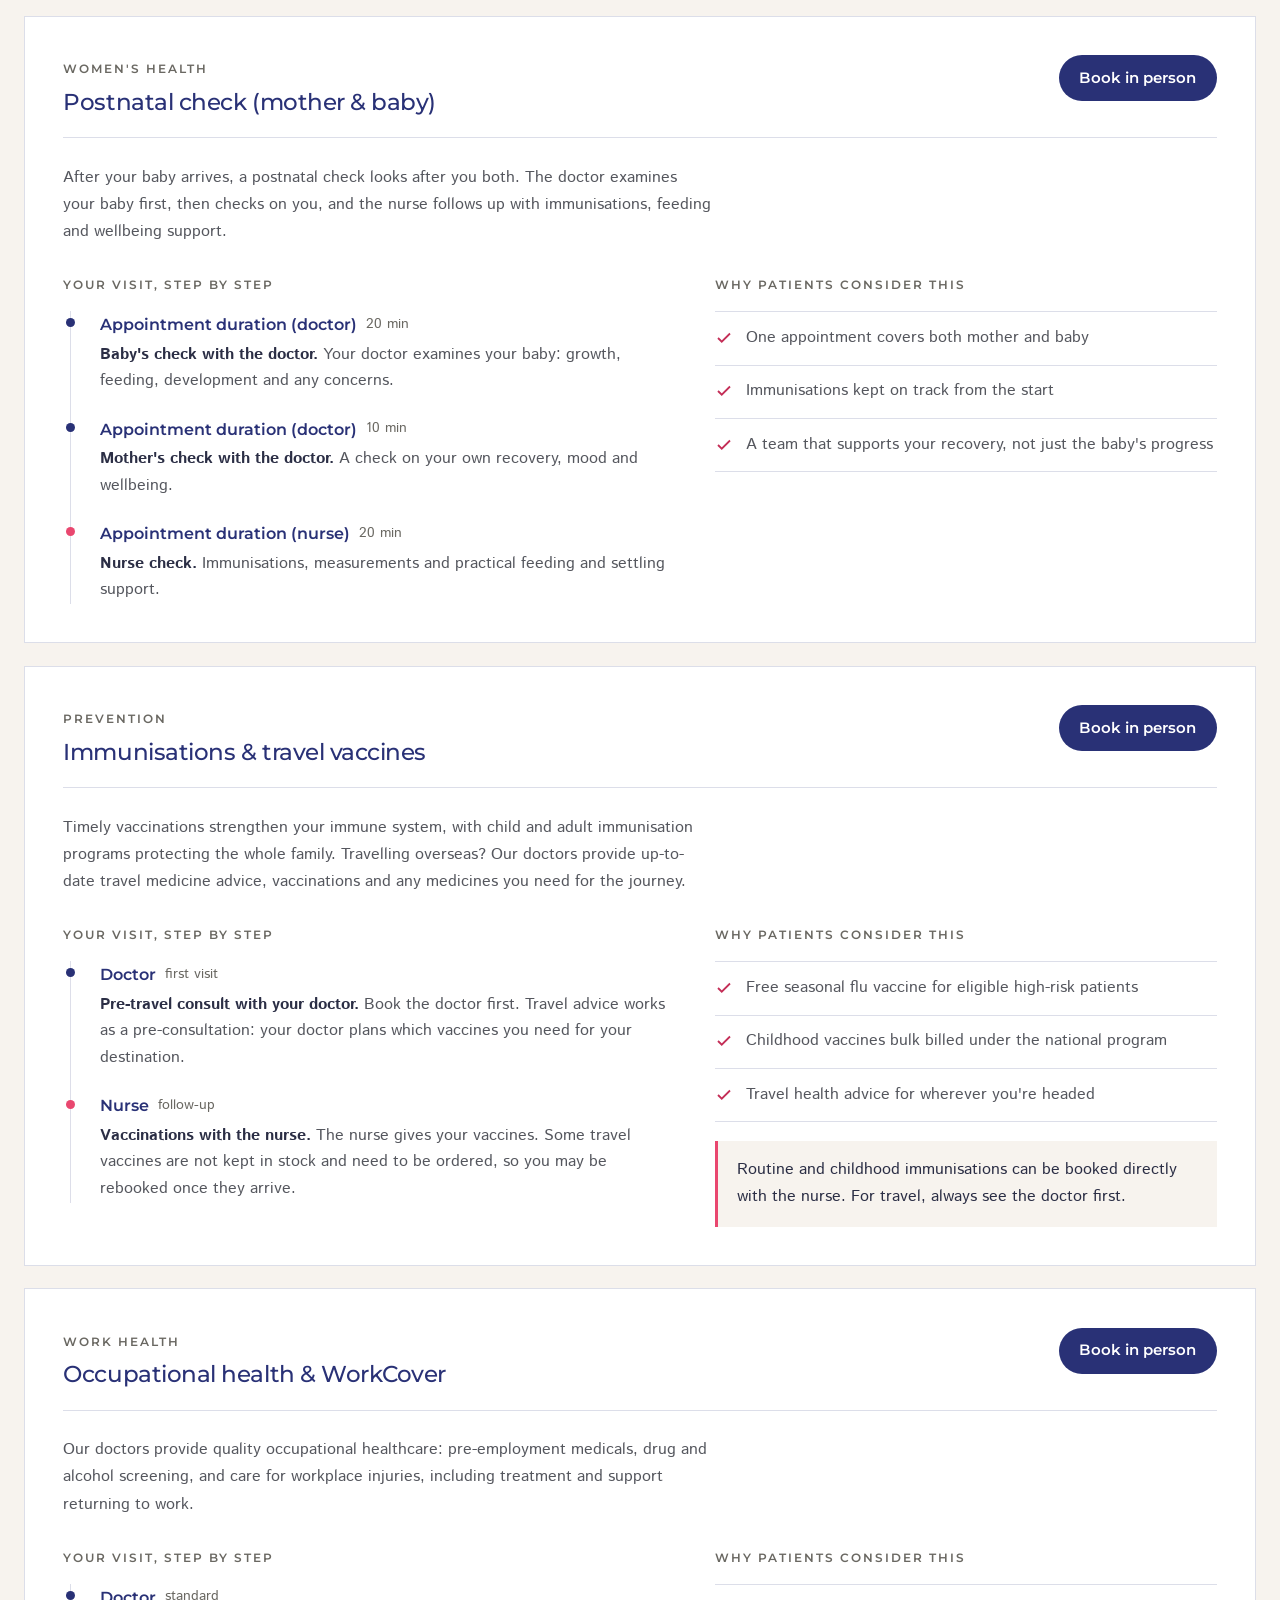
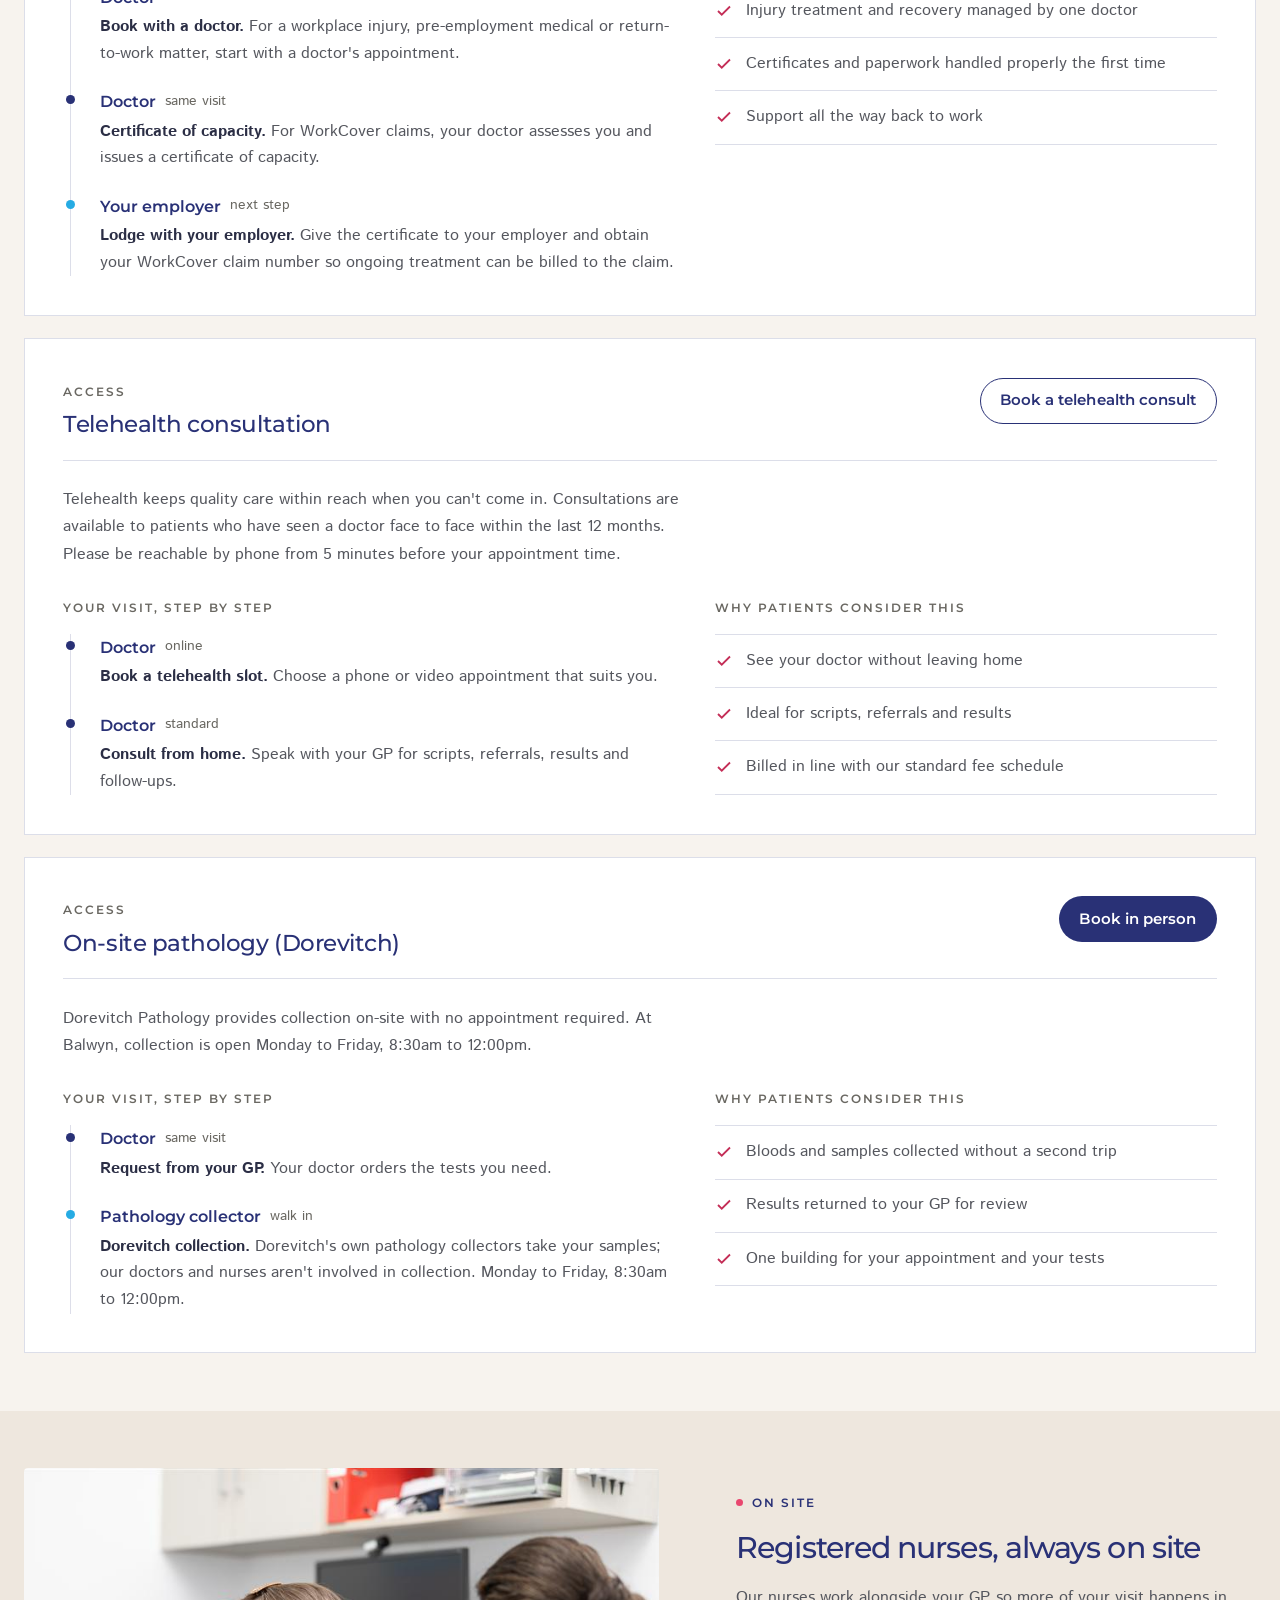
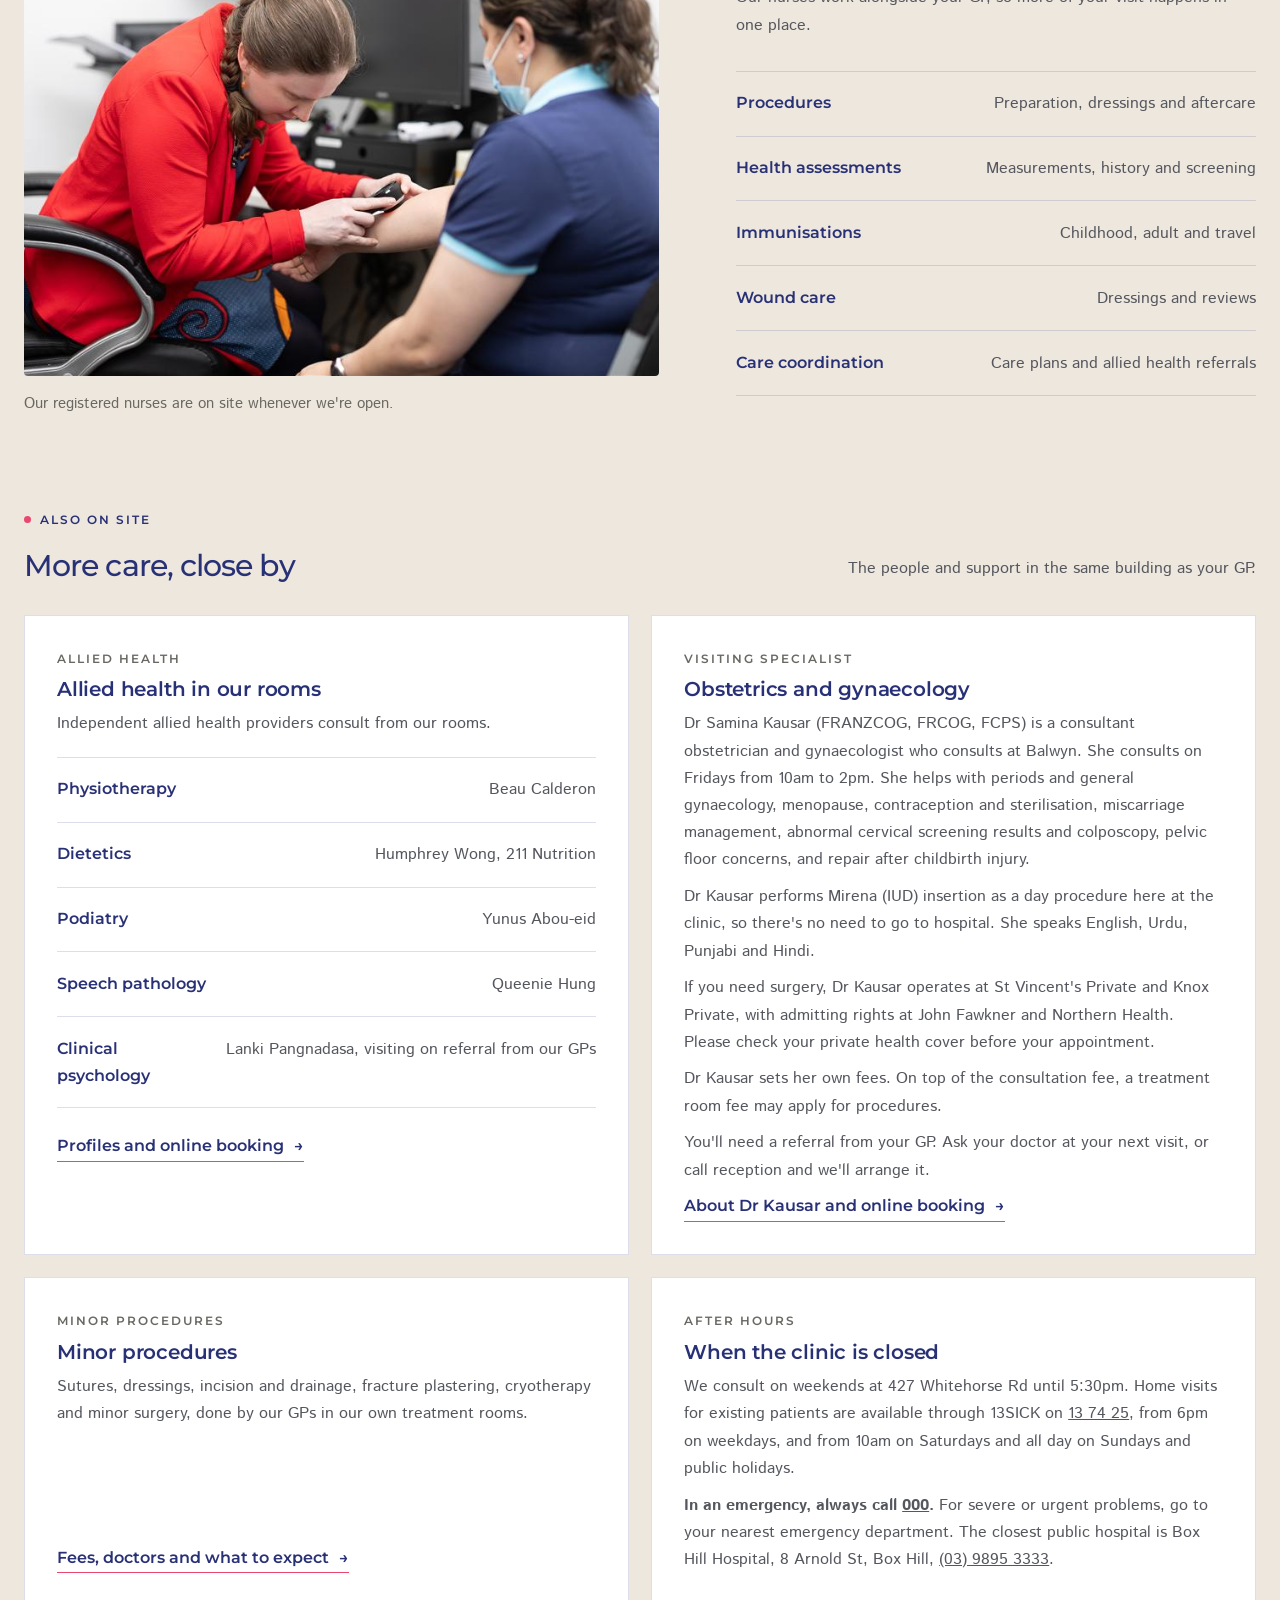
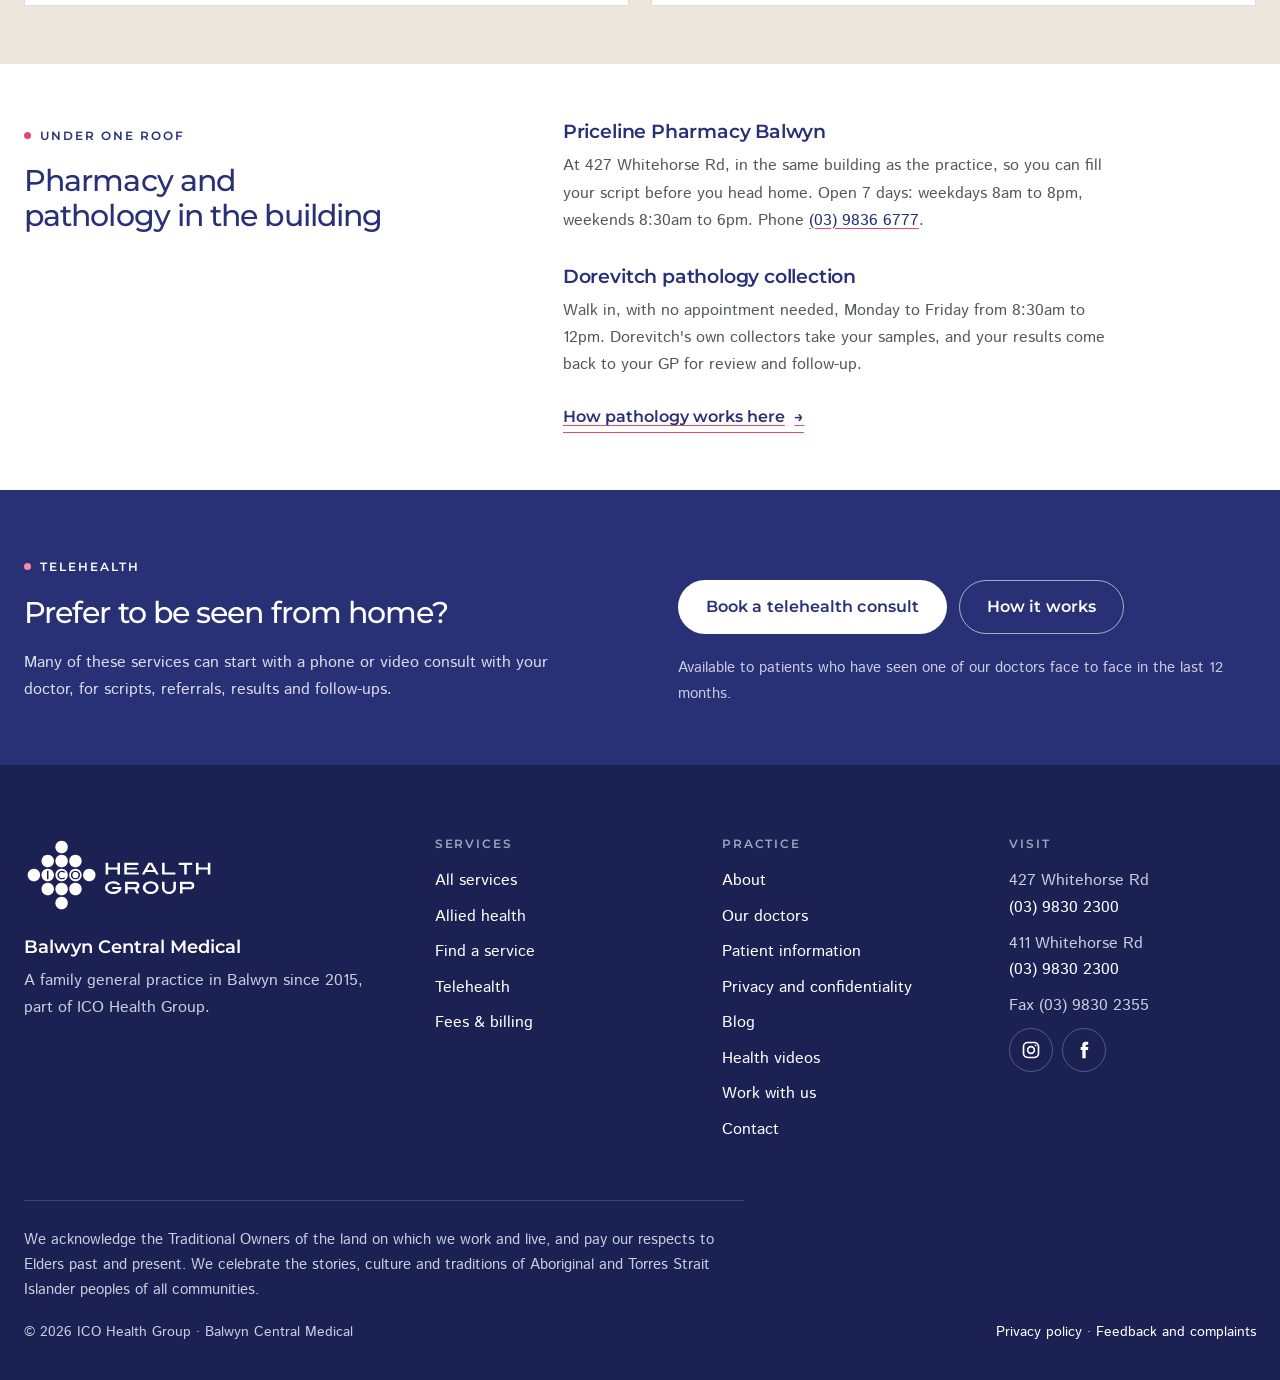
<file: services.html>
<!DOCTYPE html>
<html lang="en-AU">
<head>
<meta charset="UTF-8">
<meta name="viewport" content="width=device-width, initial-scale=1">
<meta name="theme-color" content="#F7F3EE">
<meta name="robots" content="noindex, nofollow">
<title>Services | Balwyn Central Medical</title>
<meta name="description" content="GP care for every age in Balwyn, with skin checks, health assessments, women's, men's and children's health, registered nurses, allied health, pharmacy and pathology under one roof.">
<link rel="icon" href="images/brand/bmc-mark.svg" type="image/svg+xml">
<link rel="preconnect" href="https://fonts.googleapis.com">
<link rel="preconnect" href="https://fonts.gstatic.com" crossorigin>
<link href="https://fonts.googleapis.com/css2?family=Montserrat:wght@500;600;700&family=Istok+Web:wght@400;700&display=swap" rel="stylesheet">
<link rel="stylesheet" href="site.css">
</head>
<body>
<a class="skip-link" href="#main">Skip to main content</a>

<div class="util">
  <div class="wrap">
    <span><span class="hide-sm">427 &amp; 411 Whitehorse Rd, Balwyn<span class="sep" aria-hidden="true">|</span></span>Open 7 days at 427</span>
    <span><a class="otm hide-sm" href="https://onthemendgp.com.au/" target="_blank" rel="noopener">Patient Health Videos<span class="sr-only"> (opens in a new tab)</span></a><span class="sep hide-sm" aria-hidden="true">|</span><a href="tel:+61398302300">(03) 9830 2300</a></span>
  </div>
</div>

<header class="site">
  <div class="wrap nav">
    <a class="lockup" href="index.html">
      <img class="mark" src="images/brand/bmc-mark.svg" width="40" height="40" alt="">
      <span class="practice">Balwyn Central Medical</span>
    </a>
    <ul class="nav-links">
      <li class="has-drop"><a href="services.html" aria-current="page">Services</a>
        <div class="drop"><div class="drop-col"><span class="drop-label">For your family</span><a href="services.html#gp">Everyday GP care</a><a href="services.html#svc-child">Babies &amp; children</a><a href="services.html#svc-womens">Women's health</a><a href="services.html#svc-mens">Men's health</a><a href="services.html#svc-health-assessment">Health assessments</a><a href="services.html#svc-chronic">Ongoing conditions</a><a href="services.html#svc-mental-health">Mental health</a><a href="services.html#skin">Skin checks</a></div>
        <div class="drop-col"><span class="drop-label">Under one roof</span><a href="services.html#nursing">Nursing</a><a href="services.html#pharmacy">Pharmacy</a><a href="services.html#pathology">Pathology</a><a href="allied-health.html">Allied health &amp; specialists</a><a href="services.html#procedures">Minor procedures</a><a href="services.html#afterhours">After hours</a></div></div></li>
      <li><a href="find-care.html">Find a service</a></li>
      <li><a href="doctors.html">Our doctors</a></li>
      <li><a href="telehealth.html">Telehealth</a></li>
      <li><a href="fees.html">Fees</a></li>
      <li class="has-drop"><a href="about.html">About</a>
        <div class="drop small"><a href="about.html">About the practice</a><a href="patient-information.html">Patient information</a><a href="about.html#news">Practice news</a><a href="blog.html">Blog</a><a href="https://onthemendgp.com.au/" target="_blank" rel="noopener">Health videos<span class="sr-only"> (opens in a new tab)</span></a><a href="careers.html">Work with us</a><a href="contact.html">Contact</a></div></li>
    </ul>
    <div class="nav-cta">
      <a class="btn btn-primary" href="https://balwyncentralmedical.com.au/balwyn-central-medical-booking/">Book now</a>
      <button class="burger" id="burger" type="button" aria-label="Open menu" aria-expanded="false" aria-controls="mobileMenu"><span></span></button>
    </div>
  </div>
</header>

<div class="mm-overlay" id="mmOverlay"></div>
<div class="mobile-menu" id="mobileMenu" role="dialog" aria-modal="true" aria-label="Menu">
  <button class="mm-close" type="button" aria-label="Close menu">&times;</button>
  <nav>
    <a href="index.html">Home</a>
    <div class="mm-group"><button type="button" aria-expanded="false">Services<span aria-hidden="true">+</span></button><div class="mm-sub"><span class="mm-label">For your family</span><a href="services.html#gp">Everyday GP care</a><a href="services.html#svc-child">Babies &amp; children</a><a href="services.html#svc-womens">Women's health</a><a href="services.html#svc-mens">Men's health</a><a href="services.html#svc-health-assessment">Health assessments</a><a href="services.html#svc-chronic">Ongoing conditions</a><a href="services.html#svc-mental-health">Mental health</a><a href="services.html#skin">Skin checks</a><span class="mm-label">Under one roof</span><a href="services.html#nursing">Nursing</a><a href="services.html#pharmacy">Pharmacy</a><a href="services.html#pathology">Pathology</a><a href="allied-health.html">Allied health &amp; specialists</a><a href="services.html#procedures">Minor procedures</a><a href="services.html#afterhours">After hours</a></div></div>
    <a href="find-care.html">Find a service</a>
    <a href="doctors.html">Our doctors</a>
    <a href="telehealth.html">Telehealth</a>
    <a href="fees.html">Fees</a>
    <a href="about.html">About</a>
    <a href="patient-information.html">Patient information</a>
    <a href="blog.html">Blog</a>
    <a href="https://onthemendgp.com.au/" target="_blank" rel="noopener">Health videos<span class="sr-only"> (opens in a new tab)</span></a>
    <a href="contact.html">Contact</a>
    <a class="btn btn-outline" href="telehealth.html">Book a telehealth consult</a>
    <a class="btn btn-primary" href="https://balwyncentralmedical.com.au/balwyn-central-medical-booking/">Book an appointment</a>
  </nav>
</div>

<main id="main" tabindex="-1">
  <style>.svc-actions{display:flex;gap:.8rem;flex-wrap:wrap;margin-top:2rem}</style>
  <!-- page head -->
  <section class="page-head">
    <div class="wrap">
      <nav class="crumbs" aria-label="Breadcrumb"><a href="index.html">Home</a><span class="sep" aria-hidden="true">/</span><span aria-current="page">Services</span></nav>
      <span class="eyebrow">Our services</span>
      <h1>Care for the whole family, in one place.</h1>
      <p class="lede">Start with your GP for anything at all. From check-ups and skin checks to pregnancy care and ongoing conditions, we'll look after it here, with nurses, pharmacy and pathology in the same building.</p>
      <div class="actions">
        <a class="btn btn-primary" href="https://balwyncentralmedical.com.au/balwyn-central-medical-booking/">Book an appointment</a>
        <a class="btn btn-outline" href="telehealth.html">Telehealth consult</a>
      </div>
    </div>
  </section>

  <!-- overview -->
  <section class="section paper">
    <div class="wrap">
      <div class="sec-head reveal">
        <div><span class="eyebrow">What we do</span><h2>Care from your GP</h2></div>
        <p>Choose a service to see what your visit looks like, step by step.</p>
      </div>
      <div class="care">
        <a href="#gp"><span class="num">01</span><div><h3>Everyday GP care</h3><p>Check-ups, scripts, referrals, results and ongoing care.</p></div><span class="go" aria-hidden="true">→</span></a>
        <a href="#skin"><span class="num">02</span><div><h3>Skin checks</h3><p>Full-body checks and spot checks for moles and lesions.</p></div><span class="go" aria-hidden="true">→</span></a>
        <a href="#svc-health-assessment"><span class="num">03</span><div><h3>Health assessments</h3><p>Structured check-ups for eligible age groups.</p></div><span class="go" aria-hidden="true">→</span></a>
        <a href="#svc-chronic"><span class="num">04</span><div><h3>Ongoing conditions</h3><p>Care plans and regular reviews with your GP and nurse.</p></div><span class="go" aria-hidden="true">→</span></a>
        <a href="#svc-mental-health"><span class="num">05</span><div><h3>Mental health</h3><p>A private conversation, a care plan and referrals.</p></div><span class="go" aria-hidden="true">→</span></a>
        <a href="#svc-womens"><span class="num">06</span><div><h3>Women's health</h3><p>Cervical screening, contraception and menopause care.</p></div><span class="go" aria-hidden="true">→</span></a>
        <a href="#svc-mens"><span class="num">07</span><div><h3>Men's health</h3><p>Heart, prostate and mental health, handled sensitively.</p></div><span class="go" aria-hidden="true">→</span></a>
        <a href="#svc-antenatal"><span class="num">08</span><div><h3>Pregnancy &amp; new babies</h3><p>Shared antenatal care and postnatal checks with your own GP.</p></div><span class="go" aria-hidden="true">→</span></a>
        <a href="#svc-child"><span class="num">09</span><div><h3>Babies &amp; children</h3><p>Immunisations, growth checks and family care.</p></div><span class="go" aria-hidden="true">→</span></a>
        <a href="#svc-immunisation"><span class="num">10</span><div><h3>Immunisations &amp; travel</h3><p>Routine, flu and travel vaccinations.</p></div><span class="go" aria-hidden="true">→</span></a>
        <a href="#svc-occupational"><span class="num">11</span><div><h3>Work health &amp; WorkCover</h3><p>Pre-employment medicals and workplace injuries.</p></div><span class="go" aria-hidden="true">→</span></a>
        <a href="#svc-telehealth"><span class="num">12</span><div><h3>Telehealth</h3><p>Phone and video consults with your own doctor.</p></div><span class="go" aria-hidden="true">→</span></a>
      </div>

      <div class="sec-head reveal" style="margin-top:clamp(4rem,7vw,6rem)">
        <div><span class="eyebrow">Also here</span><h2>Under the same roof</h2></div>
        <p>The extras that make your visit easier, all in the same building.</p>
      </div>
      <div class="care">
        <a href="#nursing"><span class="num">13</span><div><h3>Nursing support</h3><p>Registered nurses always on site.</p></div><span class="go" aria-hidden="true">→</span></a>
        <a href="#allied"><span class="num">14</span><div><h3>Allied health &amp; specialists</h3><p>Physio, dietetics, podiatry, speech pathology, psychology and a visiting obstetrician and gynaecologist.</p></div><span class="go" aria-hidden="true">→</span></a>
        <a href="#procedures"><span class="num">15</span><div><h3>Minor procedures</h3><p>Done by our GPs in our own treatment rooms.</p></div><span class="go" aria-hidden="true">→</span></a>
        <a href="#afterhours"><span class="num">16</span><div><h3>After hours</h3><p>Weekend consulting and home visits through 13SICK.</p></div><span class="go" aria-hidden="true">→</span></a>
        <a href="#pharmacy"><span class="num">17</span><div><h3>Pharmacy</h3><p>Priceline Pharmacy Balwyn, in the building.</p></div><span class="go" aria-hidden="true">→</span></a>
        <a href="#pathology"><span class="num">18</span><div><h3>Pathology</h3><p>Dorevitch collection, walk in on weekday mornings.</p></div><span class="go" aria-hidden="true">→</span></a>
      </div>
    </div>
  </section>

  <!-- GP care -->
  <section class="section" id="gp">
    <div class="wrap feature">
      <figure class="feature-media reveal" style="margin:0">
        <img src="images/practice/bmc-307.jpg" srcset="images/practice/bmc-307-900.jpg 900w, images/practice/bmc-307.jpg 2000w" sizes="(max-width: 900px) 100vw, 50vw" width="2000" height="1333" loading="lazy" alt="Practice nurse Geraldine and a GP caring for a patient in the treatment room">
        <figcaption>Everyday care, for every stage of life.</figcaption>
      </figure>
      <div class="reveal">
        <span class="eyebrow">General practice</span>
        <h2>Everyday GP care</h2>
        <div class="prose">
          <p>Our GPs and registrars look after patients of every age, from routine check-ups and vaccinations to complex and ongoing conditions. With registered nurses always on site, many procedures and health checks can be done on the day.</p>
          <p>Whether it's a health check, a script, a referral or something more involved, we keep your whole health picture in one place.</p>
        </div>
        <div class="svc-actions">
          <a class="btn btn-primary" href="https://balwyncentralmedical.com.au/balwyn-central-medical-booking/">Book a GP appointment</a>
          <a class="btn btn-outline" href="telehealth.html">Telehealth consult</a>
        </div>
        <p style="margin-top:1.6rem"><a class="arrow-link" href="doctors.html">Meet our doctors <span aria-hidden="true">→</span></a></p>
      </div>
    </div>
  </section>

  <!-- skin checks -->
  <section class="section paper" id="skin">
    <div class="wrap two-col">
      <div class="reveal">
        <span class="eyebrow">Skin checks</span>
        <h2 style="margin-top:1rem">Skin cancer checks</h2>
      </div>
      <div class="reveal">
        <div class="prose">
          <p class="lead-statement">A careful look at your skin, with follow-up in the same practice if anything needs it.</p>
          <p style="margin-top:1.6rem">Skin cancer is common in Australia, so it's worth checking in with your GP about your skin. Our doctors do full-body skin examinations and spot checks, using dermoscopy to look closely at moles and lesions.</p>
          <p>If something needs attention, a biopsy or excision can often be arranged on site, so you're looked after from the check through to treatment.</p>
          <p>Bulk billing is not available for skin checks. You'll find the fees, and the doctors who do skin checks, in Find a service.</p>
        </div>
        <div class="svc-actions">
          <a class="btn btn-primary" href="https://balwyncentralmedical.com.au/balwyn-central-medical-booking/">Book a skin check</a>
        </div>
        <p style="margin-top:1.6rem"><a class="arrow-link" href="find-care.html?procedure=skin">Skin check fees and doctors <span aria-hidden="true">→</span></a></p>
        <a class="otm-mini" href="https://onthemendgp.com.au/episodes/skin-checks-early-detection/" target="_blank" rel="noopener"><span class="play" aria-hidden="true"></span><span><span class="t">Watch: Skin Checks, Early Detection &amp; Prevention</span><span class="src">On The Mend, with Dr Ross Wines, GP</span></span><span class="sr-only"> (opens in a new tab)</span></a>
      </div>
    </div>
  </section>

  <!-- service journeys (rendered from data.js) -->
  <section class="section" id="journeys">
    <div class="wrap">
      <div class="sec-head reveal">
        <div><span class="eyebrow">Know before you book</span><h2>Every service, step by step</h2></div>
        <p>What happens at your appointment, who you'll see and how long to allow. The same information is in our <a href="find-care.html">Find a service</a> search.</p>
      </div>
      <div class="svc-list" id="svcJourneys"></div>
    </div>
  </section>

  <!-- on site -->
  <section class="section sand">
    <div class="wrap">
      <div class="feature" id="nursing">
        <figure class="feature-media reveal" style="margin:0">
          <img src="images/practice/bmc-169.jpg" srcset="images/practice/bmc-169-900.jpg 900w, images/practice/bmc-169.jpg 2000w" sizes="(max-width: 900px) 100vw, 50vw" width="2000" height="1333" loading="lazy" alt="A practice nurse looking after a patient">
          <figcaption>Our registered nurses are on site whenever we're open.</figcaption>
        </figure>
        <div class="reveal">
          <span class="eyebrow">On site</span>
          <h2>Registered nurses, always on site</h2>
          <p>Our nurses work alongside your GP, so more of your visit happens in one place.</p>
          <ul class="ticklist">
            <li><b>Procedures</b><span>Preparation, dressings and aftercare</span></li>
            <li><b>Health assessments</b><span>Measurements, history and screening</span></li>
            <li><b>Immunisations</b><span>Childhood, adult and travel</span></li>
            <li><b>Wound care</b><span>Dressings and reviews</span></li>
            <li><b>Care coordination</b><span>Care plans and allied health referrals</span></li>
          </ul>
        </div>
      </div>

      <div class="sec-head reveal" style="margin-top:clamp(4rem,7vw,6rem)">
        <div><span class="eyebrow">Also on site</span><h2>More care, close by</h2></div>
        <p>The people and support in the same building as your GP.</p>
      </div>
      <div class="cards two">
        <div class="card reveal" id="allied">
          <span class="k">Allied health</span>
          <h3>Allied health in our rooms</h3>
          <p>Independent allied health providers consult from our rooms.</p>
          <ul class="ticklist">
            <li><b>Physiotherapy</b><span>Beau Calderon</span></li>
            <li><b>Dietetics</b><span>Humphrey Wong, 211 Nutrition</span></li>
            <li><b>Podiatry</b><span>Yunus Abou-eid</span></li>
            <li><b>Speech pathology</b><span>Queenie Hung</span></li>
            <li><b>Clinical psychology</b><span>Lanki Pangnadasa, visiting on referral from our GPs</span></li>
          </ul>
          <p style="margin-top:1rem"><a class="arrow-link" href="allied-health.html">Profiles and online booking <span aria-hidden="true">→</span></a></p>
        </div>
        <div class="card reveal" id="specialist">
          <span class="k">Visiting specialist</span>
          <h3>Obstetrics and gynaecology</h3>
          <p>Dr Samina Kausar (FRANZCOG, FRCOG, FCPS) is a consultant obstetrician and gynaecologist who consults at Balwyn. She consults on Fridays from 10am to 2pm. She helps with periods and general gynaecology, menopause, contraception and sterilisation, miscarriage management, abnormal cervical screening results and colposcopy, pelvic floor concerns, and repair after childbirth injury.</p>
          <p>Dr Kausar performs Mirena (IUD) insertion as a day procedure here at the clinic, so there's no need to go to hospital. She speaks English, Urdu, Punjabi and Hindi.</p>
          <p>If you need surgery, Dr Kausar operates at St Vincent's Private and Knox Private, with admitting rights at John Fawkner and Northern Health. Please check your private health cover before your appointment.</p>
          <p>Dr Kausar sets her own fees. On top of the consultation fee, a treatment room fee may apply for procedures.</p>
          <p>You'll need a referral from your GP. Ask your doctor at your next visit, or call reception and we'll arrange it.</p>
          <p><a class="arrow-link" href="allied-health.html#kausar">About Dr Kausar and online booking <span aria-hidden="true">→</span></a></p>
        </div>
        <div class="card reveal" id="procedures">
          <span class="k">Minor procedures</span>
          <h3>Minor procedures</h3>
          <p>Sutures, dressings, incision and drainage, fracture plastering, cryotherapy and minor surgery, done by our GPs in our own treatment rooms.</p>
          <a class="arrow-link" href="find-care.html?procedure=minor">Fees, doctors and what to expect <span aria-hidden="true">→</span></a>
        </div>
        <div class="card reveal" id="afterhours">
          <span class="k">After hours</span>
          <h3>When the clinic is closed</h3>
          <p>We consult on weekends at 427 Whitehorse Rd until 5:30pm. Home visits for existing patients are available through 13SICK on <a href="tel:137425">13 74 25</a>, from 6pm on weekdays, and from 10am on Saturdays and all day on Sundays and public holidays.</p>
          <p><b>In an emergency, always call <a href="tel:000">000</a>.</b> For severe or urgent problems, go to your nearest emergency department. The closest public hospital is Box Hill Hospital, 8 Arnold St, Box Hill, <a href="tel:+61398953333">(03) 9895 3333</a>.</p>
        </div>
      </div>
    </div>
  </section>

  <!-- pharmacy and pathology -->
  <section class="section paper">
    <div class="wrap two-col">
      <div class="reveal">
        <span class="eyebrow">Under one roof</span>
        <h2 style="margin-top:1rem">Pharmacy and pathology in the building</h2>
      </div>
      <div class="reveal prose">
        <h3 id="pharmacy" style="margin-top:0">Priceline Pharmacy Balwyn</h3>
        <p>At 427 Whitehorse Rd, in the same building as the practice, so you can fill your script before you head home. Open 7 days: weekdays 8am to 8pm, weekends 8:30am to 6pm. Phone <a href="tel:+61398366777">(03) 9836 6777</a>.</p>
        <h3 id="pathology">Dorevitch pathology collection</h3>
        <p>Walk in, with no appointment needed, Monday to Friday from 8:30am to 12pm. Dorevitch's own collectors take your samples, and your results come back to your GP for review and follow-up.</p>
        <p style="margin-top:1.6rem"><a class="arrow-link" href="#svc-pathology">How pathology works here <span aria-hidden="true">→</span></a></p>
      </div>
    </div>
  </section>

  <!-- telehealth -->
  <section class="section dark">
    <div class="wrap tele">
      <div class="reveal">
        <span class="eyebrow">Telehealth</span>
        <h2>Prefer to be seen from home?</h2>
        <p>Many of these services can start with a phone or video consult with your doctor, for scripts, referrals, results and follow-ups.</p>
      </div>
      <div class="reveal">
        <div class="actions">
          <a class="btn btn-light" href="telehealth.html">Book a telehealth consult</a>
          <a class="btn btn-ghost-light" href="telehealth.html#main">How it works</a>
        </div>
        <small>Available to patients who have seen one of our doctors face to face in the last 12 months.</small>
      </div>
    </div>
  </section>
</main>

<footer class="site">
  <div class="wrap">
    <div class="foot">
      <div>
        <img class="ico-white" src="images/brand/ico-logo-horizontal-white.svg" width="190" height="75" alt="ICO Health Group">
        <p class="practice">Balwyn Central Medical</p>
        <p>A family general practice in Balwyn since 2015, part of ICO Health Group.</p>
      </div>
      <div><h2>Services</h2><nav aria-label="Services"><a href="services.html">All services</a><a href="allied-health.html">Allied health</a><a href="find-care.html">Find a service</a><a href="telehealth.html">Telehealth</a><a href="fees.html">Fees &amp; billing</a></nav></div>
      <div><h2>Practice</h2><nav aria-label="Practice"><a href="about.html">About</a><a href="doctors.html">Our doctors</a><a href="patient-information.html">Patient information</a><a href="privacy.html">Privacy and confidentiality</a><a href="blog.html">Blog</a><a href="https://onthemendgp.com.au/" target="_blank" rel="noopener">Health videos<span class="sr-only"> (opens in a new tab)</span></a><a href="careers.html">Work with us</a><a href="contact.html">Contact</a></nav></div>
      <div><h2>Visit</h2><p>427 Whitehorse Rd<br><a href="tel:+61398302300">(03) 9830 2300</a></p><p>411 Whitehorse Rd<br><a href="tel:+61398302300">(03) 9830 2300</a></p><p>Fax (03) 9830 2355</p><p class="social"><a href="https://www.instagram.com/balwyncentralmedical/" target="_blank" rel="noopener" aria-label="Balwyn Central Medical on Instagram (opens in a new tab)"><svg aria-hidden="true" focusable="false" width="20" height="20" viewBox="0 0 24 24" fill="none" stroke="currentColor" stroke-width="2"><rect x="3" y="3" width="18" height="18" rx="5"/><circle cx="12" cy="12" r="4"/><circle cx="17.5" cy="6.5" r="1" fill="currentColor" stroke="none"/></svg></a><a href="https://www.facebook.com/BalwynCentralMedical" target="_blank" rel="noopener" aria-label="Balwyn Central Medical on Facebook (opens in a new tab)"><svg aria-hidden="true" focusable="false" width="20" height="20" viewBox="0 0 24 24" fill="currentColor"><path d="M14 8.5V6.8c0-.8.5-1 .9-1H17V2.2L14 2.2c-3.3 0-4 2.4-4 4v2.3H8V12h2v10h4V12h2.8l.4-3.5H14z"/></svg></a></p></div>
    </div>
    <p class="ack">We acknowledge the Traditional Owners of the land on which we work and live, and pay our respects to Elders past and present. We celebrate the stories, culture and traditions of Aboriginal and Torres Strait Islander peoples of all communities.</p>
    <div class="foot-bottom"><span>© 2026 ICO Health Group · Balwyn Central Medical</span><span><a href="privacy.html">Privacy policy</a> · <a href="patient-information.html#feedback">Feedback and complaints</a></span></div>
  </div>
</footer>


<script src="data.js"></script>
<script src="main.js"></script>
<script>
/* service journeys and reasons, rendered from data.js */
(function(){
  var wrap = document.getElementById('svcJourneys');
  if(!wrap) return;
  /* matching On The Mend episodes (onthemendgp.com.au) */
  var OTM_LINKS = {
    mens: '<a class="otm-mini" href="https://onthemendgp.com.au/episodes/mens-health/" target="_blank" rel="noopener"><span class="play" aria-hidden="true"></span><span><span class="t">Watch: Men\'s Health: Starting the Conversation</span><span class="src">On The Mend, with Dr Geoffrey Kimanje, GP</span></span><span class="sr-only"> (opens in a new tab)</span></a>'
  };
  wrap.innerHTML = SERVICES.map(function(s){
    var cta = (s.teleOnly ? '' : '<a class="btn btn-primary" href="' + BOOK_URL + '">Book in person</a>') +
      (s.telehealth ? '<a class="btn btn-outline" href="telehealth.html">' + (s.teleOnly ? 'Book a telehealth consult' : 'Telehealth') + '</a>' : '');
    return '<article class="svc-detail reveal" id="svc-' + s.id + '">' +
      '<header class="sd-head">' +
        '<div><span class="k">' + s.cat + '</span><h3>' + s.name + '</h3></div>' +
        (cta ? '<div class="sd-cta">' + cta + '</div>' : '') +
      '</header>' +
      (s.blurb ? '<p class="sd-blurb">' + s.blurb + '</p>' : '') +
      '<div class="sd-body">' +
        '<div class="sd-col"><h4>Your visit, step by step</h4>' + journeyHTML(s.journey) + '</div>' +
        '<div class="sd-col"><h4>Why patients consider this</h4>' + reasonsHTML(s.reasons) +
          (s.note ? '<p class="sd-note">' + s.note + '</p>' : '') +
          (OTM_LINKS[s.id] || '') +
        '</div>' +
      '</div>' +
    '</article>';
  }).join('');
  if(window.observeReveals) window.observeReveals(wrap);
  /* the journeys are injected, so jump to a requested #svc-... once it exists */
  if(location.hash.indexOf('#svc-') === 0){
    var target = document.getElementById(location.hash.slice(1));
    if(target){
      target.classList.add('in');
      /* jump straight there: a smooth scroll on load can be cancelled by the browser */
      target.scrollIntoView({block:'start', behavior:'instant'});
    }
  }
})();
</script>
</body>
</html>
</file>
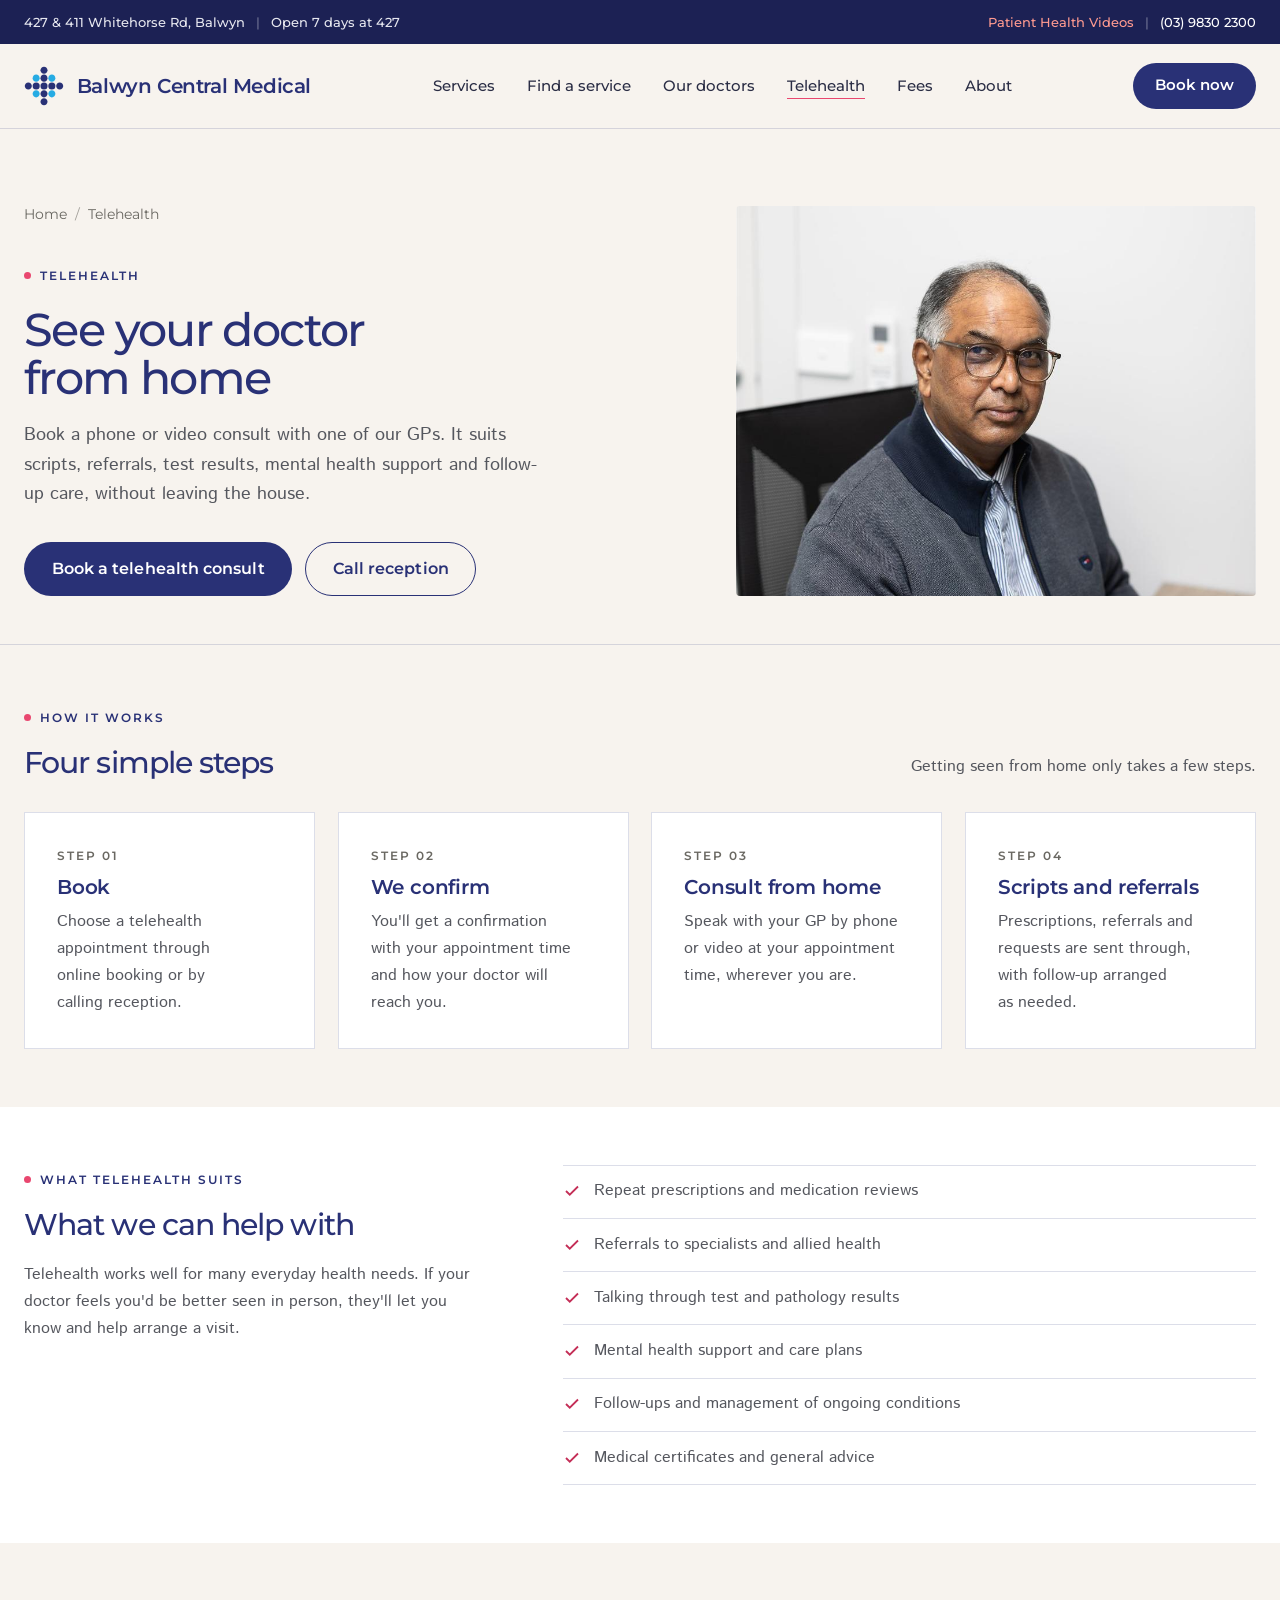
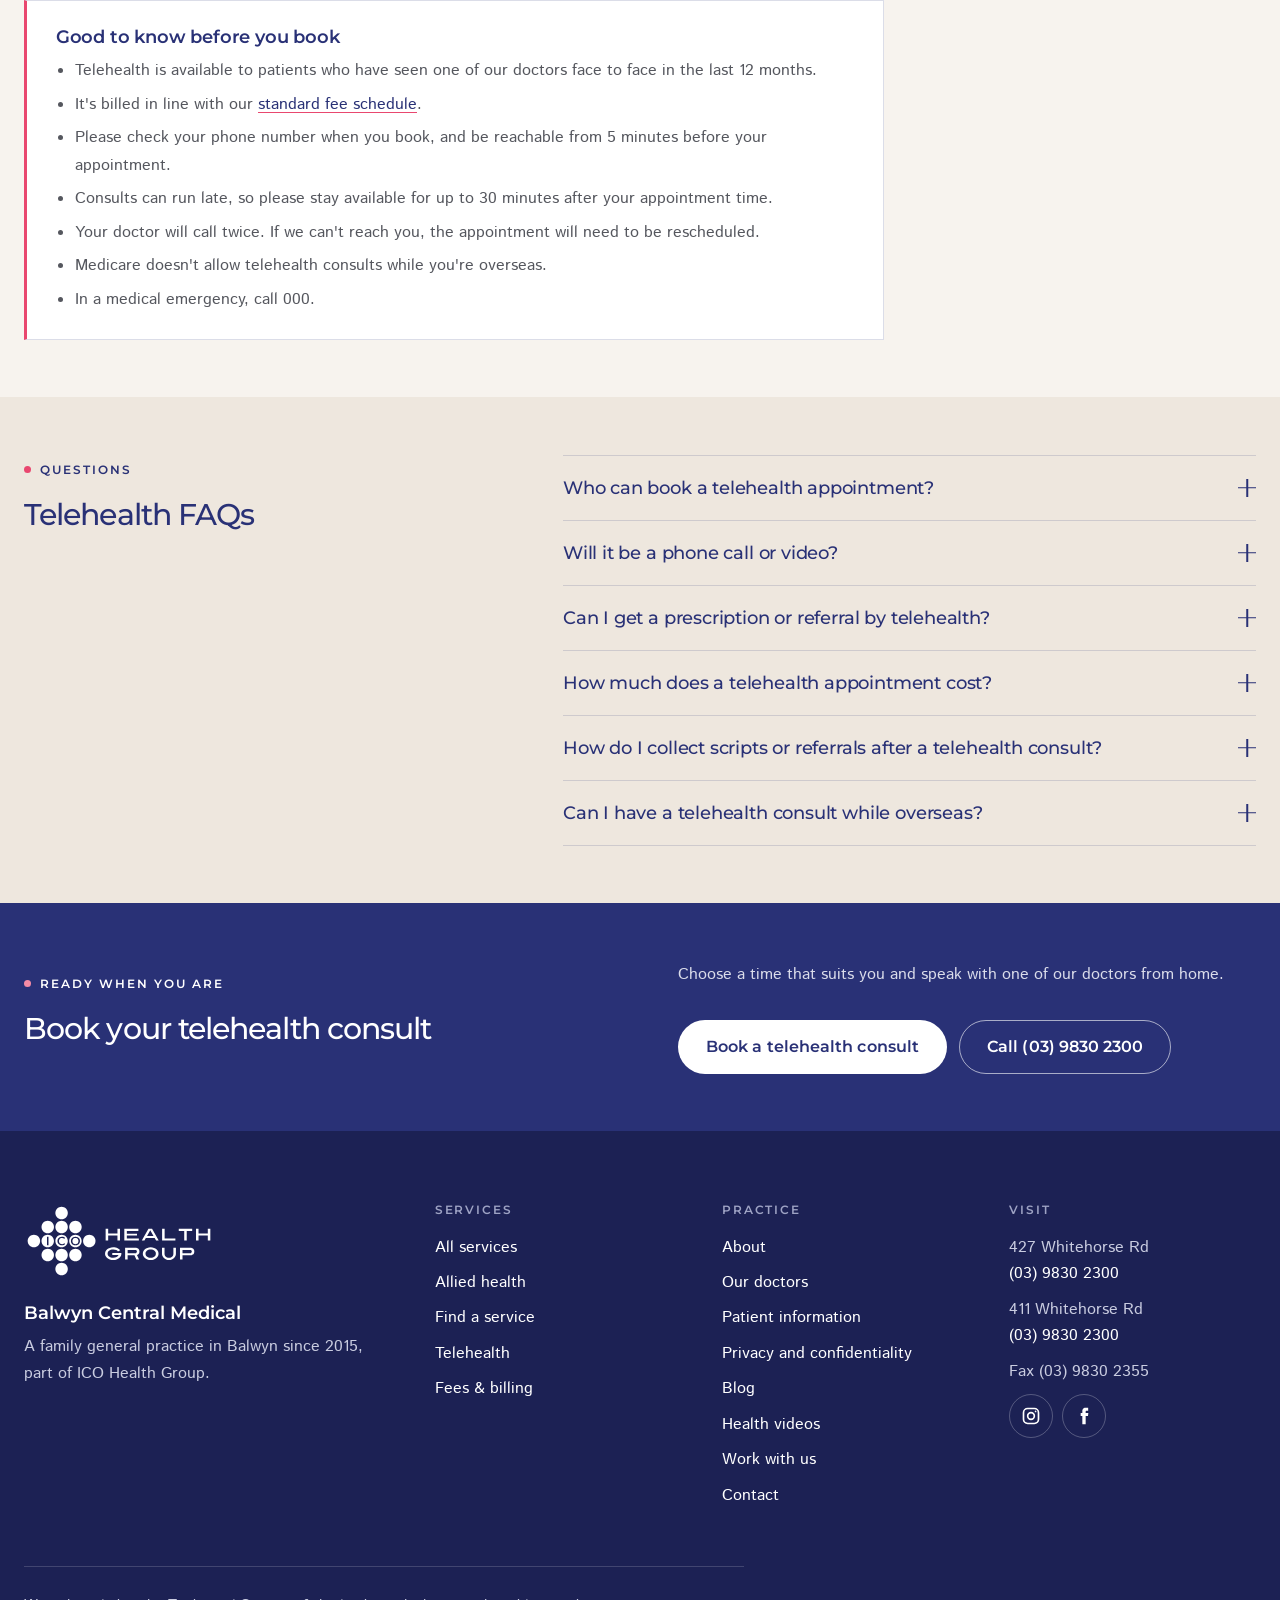
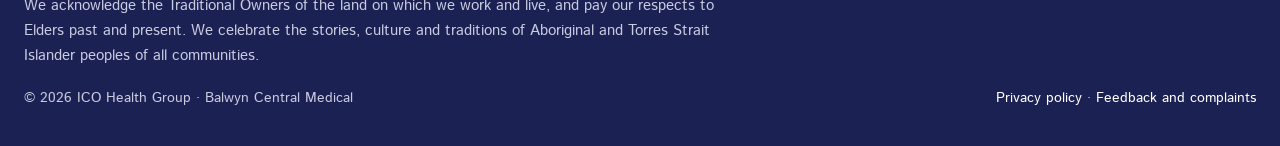
<file: telehealth.html>
<!DOCTYPE html>
<html lang="en-AU">
<head>
<meta charset="UTF-8">
<meta name="viewport" content="width=device-width, initial-scale=1">
<meta name="theme-color" content="#F7F3EE">
<meta name="robots" content="noindex, nofollow">
<title>Telehealth | Balwyn Central Medical</title>
<meta name="description" content="See your Balwyn Central Medical GP by phone or video for scripts, referrals, results and follow-up care.">
<link rel="icon" href="images/brand/bmc-mark.svg" type="image/svg+xml">
<link rel="preconnect" href="https://fonts.googleapis.com">
<link rel="preconnect" href="https://fonts.gstatic.com" crossorigin>
<link href="https://fonts.googleapis.com/css2?family=Montserrat:wght@500;600;700&family=Istok+Web:wght@400;700&display=swap" rel="stylesheet">
<link rel="stylesheet" href="site.css">
</head>
<body>
<a class="skip-link" href="#main">Skip to main content</a>

<div class="util">
  <div class="wrap">
    <span><span class="hide-sm">427 &amp; 411 Whitehorse Rd, Balwyn<span class="sep" aria-hidden="true">|</span></span>Open 7 days at 427</span>
    <span><a class="otm hide-sm" href="https://onthemendgp.com.au/" target="_blank" rel="noopener">Patient Health Videos<span class="sr-only"> (opens in a new tab)</span></a><span class="sep hide-sm" aria-hidden="true">|</span><a href="tel:+61398302300">(03) 9830 2300</a></span>
  </div>
</div>

<header class="site">
  <div class="wrap nav">
    <a class="lockup" href="index.html">
      <img class="mark" src="images/brand/bmc-mark.svg" width="40" height="40" alt="">
      <span class="practice">Balwyn Central Medical</span>
    </a>
    <ul class="nav-links">
      <li class="has-drop"><a href="services.html">Services</a>
        <div class="drop"><div class="drop-col"><span class="drop-label">For your family</span><a href="services.html#gp">Everyday GP care</a><a href="services.html#svc-child">Babies &amp; children</a><a href="services.html#svc-womens">Women's health</a><a href="services.html#svc-mens">Men's health</a><a href="services.html#svc-health-assessment">Health assessments</a><a href="services.html#svc-chronic">Ongoing conditions</a><a href="services.html#svc-mental-health">Mental health</a><a href="services.html#skin">Skin checks</a></div>
        <div class="drop-col"><span class="drop-label">Under one roof</span><a href="services.html#nursing">Nursing</a><a href="services.html#pharmacy">Pharmacy</a><a href="services.html#pathology">Pathology</a><a href="allied-health.html">Allied health &amp; specialists</a><a href="services.html#procedures">Minor procedures</a><a href="services.html#afterhours">After hours</a></div></div></li>
      <li><a href="find-care.html">Find a service</a></li>
      <li><a href="doctors.html">Our doctors</a></li>
      <li><a href="telehealth.html" aria-current="page">Telehealth</a></li>
      <li><a href="fees.html">Fees</a></li>
      <li class="has-drop"><a href="about.html">About</a>
        <div class="drop small"><a href="about.html">About the practice</a><a href="patient-information.html">Patient information</a><a href="about.html#news">Practice news</a><a href="blog.html">Blog</a><a href="https://onthemendgp.com.au/" target="_blank" rel="noopener">Health videos<span class="sr-only"> (opens in a new tab)</span></a><a href="careers.html">Work with us</a><a href="contact.html">Contact</a></div></li>
    </ul>
    <div class="nav-cta">
      <a class="btn btn-primary" href="https://balwyncentralmedical.com.au/balwyn-central-medical-booking/">Book now</a>
      <button class="burger" id="burger" type="button" aria-label="Open menu" aria-expanded="false" aria-controls="mobileMenu"><span></span></button>
    </div>
  </div>
</header>

<div class="mm-overlay" id="mmOverlay"></div>
<div class="mobile-menu" id="mobileMenu" role="dialog" aria-modal="true" aria-label="Menu">
  <button class="mm-close" type="button" aria-label="Close menu">&times;</button>
  <nav>
    <a href="index.html">Home</a>
    <div class="mm-group"><button type="button" aria-expanded="false">Services<span aria-hidden="true">+</span></button><div class="mm-sub"><span class="mm-label">For your family</span><a href="services.html#gp">Everyday GP care</a><a href="services.html#svc-child">Babies &amp; children</a><a href="services.html#svc-womens">Women's health</a><a href="services.html#svc-mens">Men's health</a><a href="services.html#svc-health-assessment">Health assessments</a><a href="services.html#svc-chronic">Ongoing conditions</a><a href="services.html#svc-mental-health">Mental health</a><a href="services.html#skin">Skin checks</a><span class="mm-label">Under one roof</span><a href="services.html#nursing">Nursing</a><a href="services.html#pharmacy">Pharmacy</a><a href="services.html#pathology">Pathology</a><a href="allied-health.html">Allied health &amp; specialists</a><a href="services.html#procedures">Minor procedures</a><a href="services.html#afterhours">After hours</a></div></div>
    <a href="find-care.html">Find a service</a>
    <a href="doctors.html">Our doctors</a>
    <a href="telehealth.html" aria-current="page">Telehealth</a>
    <a href="fees.html">Fees</a>
    <a href="about.html">About</a>
    <a href="patient-information.html">Patient information</a>
    <a href="blog.html">Blog</a>
    <a href="https://onthemendgp.com.au/" target="_blank" rel="noopener">Health videos<span class="sr-only"> (opens in a new tab)</span></a>
    <a href="contact.html">Contact</a>
    <a class="btn btn-outline" href="telehealth.html">Book a telehealth consult</a>
    <a class="btn btn-primary" href="https://balwyncentralmedical.com.au/balwyn-central-medical-booking/">Book an appointment</a>
  </nav>
</div>

<main id="main" tabindex="-1">
  <!-- page head -->
  <section class="page-head split">
    <div class="wrap">
      <div>
        <nav class="crumbs" aria-label="Breadcrumb"><a href="index.html">Home</a><span class="sep" aria-hidden="true">/</span><span aria-current="page">Telehealth</span></nav>
        <span class="eyebrow">Telehealth</span>
        <h1>See your doctor from home</h1>
        <p class="lede">Book a phone or video consult with one of our GPs. It suits scripts, referrals, test results, mental health support and follow-up care, without leaving the house.</p>
        <div class="actions">
          <a class="btn btn-primary" href="https://balwyncentralmedical.com.au/balwyn-central-medical-booking/">Book a telehealth consult</a>
          <a class="btn btn-outline" href="tel:+61398302300">Call reception</a>
        </div>
      </div>
      <img src="images/practice/bmc-302.jpg" srcset="images/practice/bmc-302-900.jpg 900w, images/practice/bmc-302.jpg 2000w" sizes="(max-width: 900px) 100vw, 50vw" width="2000" height="3000" style="object-position:50% 10%" fetchpriority="high" alt="One of our GPs at his desk, ready for a consultation">
    </div>
  </section>

  <!-- how it works -->
  <section class="section">
    <div class="wrap">
      <div class="sec-head reveal">
        <div><span class="eyebrow">How it works</span><h2>Four simple steps</h2></div>
        <p>Getting seen from home only takes a few steps.</p>
      </div>
      <div class="cards four">
        <div class="card reveal"><span class="k">Step 01</span><h3>Book</h3><p>Choose a telehealth appointment through online booking or by calling reception.</p></div>
        <div class="card reveal"><span class="k">Step 02</span><h3>We confirm</h3><p>You'll get a confirmation with your appointment time and how your doctor will reach you.</p></div>
        <div class="card reveal"><span class="k">Step 03</span><h3>Consult from home</h3><p>Speak with your GP by phone or video at your appointment time, wherever you are.</p></div>
        <div class="card reveal"><span class="k">Step 04</span><h3>Scripts and referrals</h3><p>Prescriptions, referrals and requests are sent through, with follow-up arranged as needed.</p></div>
      </div>
    </div>
  </section>

  <!-- what telehealth suits -->
  <section class="section paper">
    <div class="wrap two-col">
      <div class="reveal">
        <span class="eyebrow">What telehealth suits</span>
        <h2 style="margin:1rem 0 1.2rem">What we can help with</h2>
        <p>Telehealth works well for many everyday health needs. If your doctor feels you'd be better seen in person, they'll let you know and help arrange a visit.</p>
      </div>
      <ul class="reasons reveal">
        <li><svg aria-hidden="true" focusable="false" width="18" height="18" viewBox="0 0 24 24" fill="none" stroke="currentColor" stroke-width="2.4"><path d="M20 6L9 17l-5-5"/></svg>Repeat prescriptions and medication reviews</li>
        <li><svg aria-hidden="true" focusable="false" width="18" height="18" viewBox="0 0 24 24" fill="none" stroke="currentColor" stroke-width="2.4"><path d="M20 6L9 17l-5-5"/></svg>Referrals to specialists and allied health</li>
        <li><svg aria-hidden="true" focusable="false" width="18" height="18" viewBox="0 0 24 24" fill="none" stroke="currentColor" stroke-width="2.4"><path d="M20 6L9 17l-5-5"/></svg>Talking through test and pathology results</li>
        <li><svg aria-hidden="true" focusable="false" width="18" height="18" viewBox="0 0 24 24" fill="none" stroke="currentColor" stroke-width="2.4"><path d="M20 6L9 17l-5-5"/></svg>Mental health support and care plans</li>
        <li><svg aria-hidden="true" focusable="false" width="18" height="18" viewBox="0 0 24 24" fill="none" stroke="currentColor" stroke-width="2.4"><path d="M20 6L9 17l-5-5"/></svg>Follow-ups and management of ongoing conditions</li>
        <li><svg aria-hidden="true" focusable="false" width="18" height="18" viewBox="0 0 24 24" fill="none" stroke="currentColor" stroke-width="2.4"><path d="M20 6L9 17l-5-5"/></svg>Medical certificates and general advice</li>
      </ul>
    </div>
  </section>

  <!-- eligibility -->
  <section class="section">
    <div class="wrap">
      <div class="notice reveal" style="max-width:860px">
        <h2>Good to know before you book</h2>
        <ul style="margin:.6rem 0 0;padding-left:1.2rem">
          <li>Telehealth is available to patients who have seen one of our doctors face to face in the last 12 months.</li>
          <li>It's billed in line with our <a href="fees.html">standard fee schedule</a>.</li>
          <li>Please check your phone number when you book, and be reachable from 5 minutes before your appointment.</li>
          <li>Consults can run late, so please stay available for up to 30 minutes after your appointment time.</li>
          <li>Your doctor will call twice. If we can't reach you, the appointment will need to be rescheduled.</li>
          <li>Medicare doesn't allow telehealth consults while you're overseas.</li>
          <li>In a medical emergency, call 000.</li>
        </ul>
      </div>
    </div>
  </section>

  <!-- faq -->
  <section class="section sand">
    <div class="wrap two-col">
      <div class="reveal"><span class="eyebrow">Questions</span><h2 style="margin-top:1rem">Telehealth FAQs</h2></div>
      <div class="faq reveal">
        <div class="faq-item"><button class="faq-q" type="button" aria-expanded="false">Who can book a telehealth appointment? <span class="plus" aria-hidden="true"></span></button><div class="faq-a"><p>Telehealth is available to patients who have had a face-to-face consult with one of our doctors in the last 12 months. If you're new to the practice, book an in-person visit first, and telehealth is open to you from then on.</p></div></div>
        <div class="faq-item"><button class="faq-q" type="button" aria-expanded="false">Will it be a phone call or video? <span class="plus" aria-hidden="true"></span></button><div class="faq-a"><p>Both are available. When you book, we'll confirm how your doctor will reach you at your appointment time.</p></div></div>
        <div class="faq-item"><button class="faq-q" type="button" aria-expanded="false">Can I get a prescription or referral by telehealth? <span class="plus" aria-hidden="true"></span></button><div class="faq-a"><p>Yes. Your doctor can arrange prescriptions, referrals and pathology requests during your consult, and follow up as needed.</p></div></div>
        <div class="faq-item"><button class="faq-q" type="button" aria-expanded="false">How much does a telehealth appointment cost? <span class="plus" aria-hidden="true"></span></button><div class="faq-a"><p>Telehealth is billed in line with our standard fee schedule. You'll find the details on our <a href="fees.html">fees page</a>.</p></div></div>
        <div class="faq-item"><button class="faq-q" type="button" aria-expanded="false">How do I collect scripts or referrals after a telehealth consult? <span class="plus" aria-hidden="true"></span></button><div class="faq-a"><p>Referrals, prescriptions and pathology requests arranged during your consult can be collected from reception during business hours, or sent through where electronic options are available.</p></div></div>
        <div class="faq-item"><button class="faq-q" type="button" aria-expanded="false">Can I have a telehealth consult while overseas? <span class="plus" aria-hidden="true"></span></button><div class="faq-a"><p>No. Medicare guidelines don't allow doctors to provide telehealth to patients who are overseas, so the consult can't go ahead if your doctor finds you're outside Australia.</p></div></div>
      </div>
    </div>
  </section>

  <!-- call to action -->
  <section class="section dark">
    <div class="wrap tele">
      <div class="reveal"><span class="eyebrow">Ready when you are</span><h2>Book your telehealth consult</h2></div>
      <div class="reveal">
        <p>Choose a time that suits you and speak with one of our doctors from home.</p>
        <div class="actions">
          <a class="btn btn-light" href="https://balwyncentralmedical.com.au/balwyn-central-medical-booking/">Book a telehealth consult</a>
          <a class="btn btn-ghost-light" href="tel:+61398302300">Call (03) 9830 2300</a>
        </div>
      </div>
    </div>
  </section>
</main>

<footer class="site">
  <div class="wrap">
    <div class="foot">
      <div>
        <img class="ico-white" src="images/brand/ico-logo-horizontal-white.svg" width="190" height="75" alt="ICO Health Group">
        <p class="practice">Balwyn Central Medical</p>
        <p>A family general practice in Balwyn since 2015, part of ICO Health Group.</p>
      </div>
      <div><h2>Services</h2><nav aria-label="Services"><a href="services.html">All services</a><a href="allied-health.html">Allied health</a><a href="find-care.html">Find a service</a><a href="telehealth.html">Telehealth</a><a href="fees.html">Fees &amp; billing</a></nav></div>
      <div><h2>Practice</h2><nav aria-label="Practice"><a href="about.html">About</a><a href="doctors.html">Our doctors</a><a href="patient-information.html">Patient information</a><a href="privacy.html">Privacy and confidentiality</a><a href="blog.html">Blog</a><a href="https://onthemendgp.com.au/" target="_blank" rel="noopener">Health videos<span class="sr-only"> (opens in a new tab)</span></a><a href="careers.html">Work with us</a><a href="contact.html">Contact</a></nav></div>
      <div><h2>Visit</h2><p>427 Whitehorse Rd<br><a href="tel:+61398302300">(03) 9830 2300</a></p><p>411 Whitehorse Rd<br><a href="tel:+61398302300">(03) 9830 2300</a></p><p>Fax (03) 9830 2355</p><p class="social"><a href="https://www.instagram.com/balwyncentralmedical/" target="_blank" rel="noopener" aria-label="Balwyn Central Medical on Instagram (opens in a new tab)"><svg aria-hidden="true" focusable="false" width="20" height="20" viewBox="0 0 24 24" fill="none" stroke="currentColor" stroke-width="2"><rect x="3" y="3" width="18" height="18" rx="5"/><circle cx="12" cy="12" r="4"/><circle cx="17.5" cy="6.5" r="1" fill="currentColor" stroke="none"/></svg></a><a href="https://www.facebook.com/BalwynCentralMedical" target="_blank" rel="noopener" aria-label="Balwyn Central Medical on Facebook (opens in a new tab)"><svg aria-hidden="true" focusable="false" width="20" height="20" viewBox="0 0 24 24" fill="currentColor"><path d="M14 8.5V6.8c0-.8.5-1 .9-1H17V2.2L14 2.2c-3.3 0-4 2.4-4 4v2.3H8V12h2v10h4V12h2.8l.4-3.5H14z"/></svg></a></p></div>
    </div>
    <p class="ack">We acknowledge the Traditional Owners of the land on which we work and live, and pay our respects to Elders past and present. We celebrate the stories, culture and traditions of Aboriginal and Torres Strait Islander peoples of all communities.</p>
    <div class="foot-bottom"><span>© 2026 ICO Health Group · Balwyn Central Medical</span><span><a href="privacy.html">Privacy policy</a> · <a href="patient-information.html#feedback">Feedback and complaints</a></span></div>
  </div>
</footer>



<script src="main.js"></script>

</body>
</html>
</file>
<file: site.css>
/* ============================================================
   Balwyn Central Medical · Direction C "Considered"
   Premium family practice: warm linen, navy, pink as a fine accent,
   real photography, quiet layout. ICO Health Group design system.
   ============================================================ */
:root{
  --navy:#293176; --navy-deep:#1C2154;
  --pink:#E9476F; --pink-text:#C42E57; --pink-light:#F58BA5; /* tint of brand pink, for accents on navy */
  --sky:#26ABE3;
  --linen:#F7F3EE; --sand:#EEE7DE; --paper:#FFFFFF;
  --ink:#2B2E45; --copy:#55575E; --muted:#6A6862;
  --rule:rgba(41,49,118,.16);
  --nav-h:84px;
  --r:4px;
}
*{box-sizing:border-box}
html{scroll-behavior:smooth}
body{margin:0;background:var(--linen);color:var(--copy);font-family:"Istok Web",system-ui,sans-serif;font-size:16px;line-height:1.7;-webkit-font-smoothing:antialiased;overflow-x:hidden}
h1,h2,h3{font-family:"Montserrat",system-ui,sans-serif;color:var(--navy);margin:0;font-weight:500;letter-spacing:-.02em;line-height:1.12;text-wrap:balance}
h1{font-size:clamp(2.5rem,3.6vw,3rem);letter-spacing:-.035em;line-height:1.04}
h2{font-size:clamp(1.9rem,2.2vw,2rem);letter-spacing:-.03em}
h3{font-size:1.2rem;font-weight:600;letter-spacing:-.01em}
p{margin:0;text-wrap:pretty}
a{color:inherit}
img{max-width:100%;height:auto;display:block}
.wrap{width:min(1240px,calc(100% - 48px));margin:0 auto}
.sr-only{position:absolute;width:1px;height:1px;padding:0;margin:-1px;overflow:hidden;clip:rect(0,0,0,0);white-space:nowrap;border:0}
.skip-link{position:absolute;left:1rem;top:-120px;z-index:1000;background:var(--navy);color:#fff;font-family:"Montserrat";font-weight:600;padding:.8rem 1.3rem;text-decoration:none}
.skip-link:focus{top:0}
:focus-visible{outline:2px solid var(--navy-deep);outline-offset:4px}
.dark :focus-visible,footer.site :focus-visible{outline-color:#fff}
[tabindex="-1"]:focus{outline:none}
[id]{scroll-margin-top:calc(var(--nav-h) + 24px)}
a,button{touch-action:manipulation}

.eyebrow{display:inline-flex;align-items:center;gap:.7em;font-family:"Montserrat";font-size:.78rem;font-weight:600;letter-spacing:.16em;text-transform:uppercase;color:var(--navy)}
.eyebrow::before{content:"";width:7px;height:7px;border-radius:50%;background:var(--pink)}
.dark .eyebrow{color:#fff}

/* buttons: navy = book (design system cta), outline = telehealth */
.btn{display:inline-flex;align-items:center;justify-content:center;gap:.6em;min-height:52px;padding:.8em 1.7em;border-radius:999px;font-family:"Montserrat";font-weight:600;font-size:.98rem;letter-spacing:.005em;text-decoration:none;border:1.5px solid transparent;cursor:pointer;transition:background-color .25s ease,color .25s ease,border-color .25s ease;white-space:nowrap}
.btn-primary{background:var(--navy);color:#fff}
.btn-primary:hover{background:var(--navy-deep)}
.btn-outline{background:transparent;color:var(--navy);border-color:var(--navy)}
.btn-outline:hover{background:var(--navy);color:#fff}
.btn-light{background:#fff;color:var(--navy)}
.btn-light:hover{background:var(--linen)}
.btn-ghost-light{background:transparent;color:#fff;border-color:rgba(255,255,255,.6)}
.btn-ghost-light:hover{background:#fff;color:var(--navy)}
.arrow-link{display:inline-flex;align-items:center;gap:.6em;min-height:44px;font-family:"Montserrat";font-weight:600;color:var(--navy);text-decoration:none;border-bottom:1px solid var(--pink);padding-bottom:2px;min-height:0;line-height:1.6}
.arrow-link:hover{color:var(--pink-text)}
.arrow-link span{transition:transform .25s ease}
.arrow-link:hover span{transform:translateX(4px)}

/* utility bar */
.util{background:var(--navy-deep);color:#E6E7EF;font-family:"Montserrat";font-size:.82rem;font-weight:500}
.util .wrap{display:flex;justify-content:space-between;align-items:center;gap:1rem;min-height:44px;flex-wrap:wrap}
.util a{color:#fff;text-decoration:none;display:inline-flex;align-items:center;min-height:44px}
.util a:hover{text-decoration:underline}
.util .sep{opacity:.4;margin:0 .7rem}
.util .otm{color:#FE9A90}

/* header */
header.site{position:sticky;top:0;z-index:200;background:rgba(247,243,238,.94);backdrop-filter:blur(12px);border-bottom:1px solid var(--rule)}
.nav{display:flex;align-items:center;justify-content:space-between;gap:1.5rem;height:var(--nav-h)}
.lockup{display:flex;align-items:center;gap:1rem;text-decoration:none;min-height:48px}
.lockup .ico{height:40px;width:auto}
.lockup .ico-symbol{display:none;height:40px;width:40px}
.lockup .divider{width:1px;height:34px;background:var(--rule)}
.lockup .practice{font-family:"Montserrat";font-weight:600;font-size:1rem;color:var(--navy);line-height:1.15;letter-spacing:-.01em}
.nav-links{display:flex;gap:2rem;list-style:none;margin:0;padding:0;font-family:"Montserrat";font-weight:500;font-size:.95rem}
.nav-links>li{position:relative}
.nav-links>li>a{display:inline-flex;align-items:center;min-height:44px;text-decoration:none;color:var(--ink);background:linear-gradient(var(--pink),var(--pink)) left 78%/0 1px no-repeat;transition:background-size .3s ease}
.nav-links>li>a:hover,.nav-links>li>a[aria-current="page"]{background-size:100% 1px}
.drop{position:absolute;top:100%;left:-1.4rem;background:var(--paper);border:1px solid var(--rule);box-shadow:0 30px 60px -30px rgba(28,33,84,.35);padding:1.4rem;display:flex;gap:2rem;min-width:560px;opacity:0;visibility:hidden;transform:translateY(6px);transition:opacity .2s,transform .2s,visibility .2s}
.drop.small{min-width:240px;flex-direction:column;gap:0}
.has-drop:hover .drop,.has-drop:focus-within .drop{opacity:1;visibility:visible;transform:none}
.has-drop.drop-dismissed .drop{opacity:0;visibility:hidden}
.drop-col{flex:1;display:flex;flex-direction:column}
.drop-label{font-size:.72rem;letter-spacing:.16em;text-transform:uppercase;color:var(--muted);font-weight:600;padding:0 0 .7rem;border-bottom:1px solid var(--rule);margin-bottom:.5rem}
.drop a{padding:.45rem 0;font-size:.95rem;text-decoration:none;color:var(--ink)}
.drop a:hover{color:var(--pink-text)}
.nav-cta{display:flex;gap:.7rem;align-items:center}
.nav-cta .btn{min-height:46px;padding:.6em 1.4em;font-size:.92rem}
.burger{display:none;width:48px;height:48px;border:1px solid var(--rule);border-radius:50%;background:transparent;cursor:pointer;align-items:center;justify-content:center;flex:none}
.burger span,.burger span::before,.burger span::after{display:block;width:18px;height:1.5px;background:var(--navy);position:relative}
.burger span::before,.burger span::after{content:"";position:absolute;left:0}
.burger span::before{top:-6px}.burger span::after{top:6px}

/* mobile menu */
.mm-overlay{display:none;position:fixed;inset:0;background:rgba(28,33,84,.45);z-index:250}
.mm-overlay.open{display:block}
.mobile-menu{display:none;position:fixed;inset:0 0 0 auto;width:min(380px,90vw);background:var(--linen);z-index:300;padding:1.2rem 1.6rem 2rem;overflow-y:auto}
.mobile-menu.open{display:block}
.mm-close{float:right;width:48px;height:48px;border:1px solid var(--rule);background:transparent;border-radius:50%;font-size:1.5rem;color:var(--navy);cursor:pointer}
.mobile-menu nav{clear:both;padding-top:1.2rem;display:flex;flex-direction:column}
.mobile-menu nav>a,.mm-group>button{display:flex;justify-content:space-between;align-items:center;width:100%;min-height:56px;font-family:"Montserrat";font-weight:500;font-size:1.15rem;color:var(--navy);text-decoration:none;background:none;border:0;border-bottom:1px solid var(--rule);text-align:left;cursor:pointer;padding:0}
.mm-sub{display:none;flex-direction:column;padding:.4rem 0 .9rem}
.mm-group.open .mm-sub{display:flex}
.mm-sub a{padding:.55rem 0;text-decoration:none;color:var(--copy)}
.mm-label{font-family:"Montserrat";font-size:.72rem;font-weight:600;letter-spacing:.16em;text-transform:uppercase;color:var(--muted);margin-top:.8rem}
.mobile-menu .btn{width:100%;margin-top:1rem}
.mobile-menu :focus-visible{outline-offset:2px}

/* hero: split, photo bleeds to the right edge */
.hero{display:grid;grid-template-columns:minmax(0,1fr) minmax(0,1fr);min-height:min(560px,calc(100vh - 270px))}
.hero-copy{display:flex;flex-direction:column;justify-content:center;padding:clamp(2.2rem,3vw,2.6rem) clamp(1.5rem,5vw,5rem) clamp(2.2rem,3vw,2.6rem) max(24px,calc((100vw - 1240px)/2))}
.hero h1{margin:1.1rem 0 1.2rem;max-width:14ch}
.hero .lede{font-size:1.1rem;max-width:44ch;color:var(--copy)}
.hero-actions{display:flex;gap:.8rem;flex-wrap:wrap;margin:1.8rem 0 1.6rem}
.hero-note{display:flex;gap:.8rem;align-items:flex-start;padding-top:1.4rem;border-top:1px solid var(--rule);max-width:44ch;font-size:.98rem;color:var(--ink)}
.hero-note b{font-family:"Montserrat";font-weight:600;color:var(--navy)}
.hero-photo{position:relative;overflow:hidden;border-bottom-left-radius:180px}
.hero-photo img{width:100%;height:100%;object-fit:cover;object-position:60% 30%}

/* facts row */
.facts{border-top:1px solid var(--rule);border-bottom:1px solid var(--rule);background:var(--linen)}
.facts .wrap{display:grid;grid-template-columns:repeat(4,1fr)}
.fact{padding:1.2rem 1.5rem;border-left:1px solid var(--rule)}
.fact:first-child{border-left:0;padding-left:0}
.fact .n{font-family:"Montserrat";font-size:1.7rem;font-weight:500;color:var(--navy);letter-spacing:-.03em;line-height:1;font-variant-numeric:tabular-nums}
.fact .l{margin-top:.45rem;font-size:.9rem;line-height:1.5;color:var(--copy)}

/* sections */
.section{padding:clamp(3.5rem,4.5vw,4rem) 0}
.section.paper{background:var(--paper)}
.section.sand{background:var(--sand)}
.intro{display:grid;grid-template-columns:.8fr 1.2fr;gap:clamp(2rem,6vw,6rem);align-items:start}
.intro .statement{font-family:"Montserrat";font-weight:500;font-size:clamp(1.4rem,2vw,1.6rem);line-height:1.35;letter-spacing:-.02em;color:var(--navy)}
.intro .statement em{font-style:normal;color:var(--pink-text)}
.intro .body p+p{margin-top:1rem}
.intro .body{max-width:56ch}
.sec-head{display:flex;justify-content:space-between;align-items:flex-end;gap:2rem;margin-bottom:2rem;flex-wrap:wrap}
.sec-head h2{margin-top:1rem;max-width:18ch}
.sec-head p{max-width:46ch}

/* care list: editorial rows */
.care{display:grid;grid-template-columns:1fr 1fr;column-gap:4rem;border-top:1px solid var(--rule)}
.care a{display:grid;grid-template-columns:3.2rem 1fr auto;gap:1rem;align-items:baseline;padding:1.6rem 0;border-bottom:1px solid var(--rule);text-decoration:none}
.care .num{font-family:"Montserrat";font-size:.85rem;font-weight:600;color:var(--muted);font-variant-numeric:tabular-nums}
.care h3{margin-bottom:.3rem}
.care p{font-size:1rem}
.care .go{font-family:"Montserrat";color:var(--navy);transition:transform .25s ease,color .25s ease}
.care a:hover h3{color:var(--pink-text)}
.care a:hover .go{transform:translateX(4px);color:var(--pink-text)}

/* feature split */
.feature{display:grid;grid-template-columns:1.1fr .9fr;gap:clamp(2.5rem,6vw,6rem);align-items:center}
.feature.rev{grid-template-columns:.9fr 1.1fr}
.feature.rev .feature-media{order:2}
.feature-media{position:relative}
.feature-media img{width:100%;aspect-ratio:4/3.2;object-fit:cover;border-radius:var(--r)}
.feature-media figcaption{margin-top:.9rem;font-size:.92rem;color:var(--muted)}
.feature h2{margin:1rem 0 1.2rem}
.ticklist{list-style:none;padding:0;margin:2rem 0 0;border-top:1px solid var(--rule)}
.ticklist li{padding:1.1rem 0;border-bottom:1px solid var(--rule);display:grid;grid-template-columns:1fr auto;gap:1rem;align-items:baseline}
.ticklist b{font-family:"Montserrat";font-weight:600;color:var(--navy)}
.ticklist span{color:var(--copy);font-size:.98rem;text-align:right}

/* doctors */
.portraits{display:grid;grid-template-columns:repeat(3,1fr);gap:1.2rem;margin-bottom:3rem}
.portraits img{width:100%;aspect-ratio:3/4;object-fit:cover;border-radius:var(--r)}
.doc-list{columns:3;column-gap:3rem;list-style:none;padding:0;margin:0;border-top:1px solid var(--rule)}
.doc-list li{break-inside:avoid;border-bottom:1px solid var(--rule)}
.doc-list a{display:flex;justify-content:space-between;align-items:center;gap:1rem;min-height:56px;text-decoration:none;font-family:"Montserrat";font-weight:500;color:var(--ink)}
.doc-list a small{font-family:"Istok Web";font-size:.85rem;color:var(--muted);font-weight:400;text-align:right}
.doc-list a:hover{color:var(--pink-text)}

/* fees: pricing-table feel */
.pricing{display:grid;grid-template-columns:repeat(3,1fr);border:1px solid var(--rule);background:var(--paper)}
.price{padding:2.2rem 2rem;border-left:1px solid var(--rule)}
.price:first-child{border-left:0}
.price .day{font-family:"Montserrat";font-size:.78rem;font-weight:600;letter-spacing:.16em;text-transform:uppercase;color:var(--muted)}
.price .amt{font-family:"Montserrat";font-weight:500;font-size:3.4rem;letter-spacing:-.04em;color:var(--navy);line-height:1;margin:1rem 0 .7rem;font-variant-numeric:tabular-nums}
.price .who{font-size:.98rem}
.price-notes{display:grid;grid-template-columns:1fr 1fr;gap:3rem;margin-top:2rem}
.price-notes p{padding-left:1.2rem;border-left:2px solid var(--pink);color:var(--ink)}
.price-notes b{font-family:"Montserrat";font-weight:600;color:var(--navy)}

/* dark band (telehealth) */
.dark{background:var(--navy);color:#DADCEA}
.dark h2{color:#fff}
.tele{display:grid;grid-template-columns:1fr 1fr;gap:clamp(2.5rem,6vw,6rem);align-items:center}
.tele img{width:100%;aspect-ratio:4/3;object-fit:cover;object-position:50% 25%;border-radius:var(--r)}
.tele h2{margin:1rem 0 1.2rem}
.tele .actions{display:flex;gap:.8rem;flex-wrap:wrap;margin-top:2rem}
.tele small{display:block;margin-top:1.4rem;font-size:.95rem;color:#C9CCE0}

/* visit */
.visit{display:grid;grid-template-columns:1fr 1fr;gap:1.4rem}
.loc{background:var(--paper);padding:2.4rem;border:1px solid var(--rule)}
.loc .status{font-family:"Montserrat";font-size:.78rem;font-weight:600;letter-spacing:.16em;text-transform:uppercase;color:var(--muted)}
.loc h3{font-size:1.7rem;font-weight:500;letter-spacing:-.02em;margin:.7rem 0 .2rem}
.hours{margin:1.6rem 0;display:grid}
.hours div{display:flex;justify-content:space-between;gap:1rem;padding:.7rem 0;border-top:1px solid var(--rule)}
.hours dt{color:var(--copy)}
.hours dd{margin:0;font-family:"Montserrat";font-weight:500;color:var(--ink)}
.loc .phone{font-family:"Montserrat";font-weight:500;font-size:1.3rem;color:var(--navy);text-decoration:none;display:inline-flex;min-height:48px;align-items:center}
.loc .phone:hover{color:var(--pink-text)}
.after{margin-top:2rem;font-size:.98rem;color:var(--ink)}

/* on the mend */
.otm-line{display:flex;align-items:center;justify-content:space-between;gap:2rem;flex-wrap:wrap;padding:2.2rem 0;border-top:1px solid var(--rule);border-bottom:1px solid var(--rule);text-decoration:none}
.otm-line b{display:block;font-family:"Montserrat";font-weight:500;font-size:1.4rem;color:var(--navy);letter-spacing:-.02em}
.otm-line .badge{font-family:"Montserrat";font-weight:600;font-size:.85rem;background:#FE7B6E;color:#000829;padding:.7em 1.4em;border-radius:999px}
.otm-line:hover b{color:var(--pink-text)}
.otm-mini{display:inline-flex;align-items:center;gap:.9rem;margin:1.4rem 0 .8rem;padding:.3rem 0;text-decoration:none;color:var(--navy);line-height:1.35}
.otm-mini .play{flex:none;width:2.4rem;height:2.4rem;border-radius:50%;background:#FE7B6E;position:relative}
.otm-mini .play::after{content:"";position:absolute;left:50%;top:50%;transform:translate(-35%,-50%);border-left:.62rem solid #000829;border-top:.4rem solid transparent;border-bottom:.4rem solid transparent}
.otm-mini .t{display:block;font-weight:600;font-size:.98rem}
.otm-mini .src{display:block;font-size:.86rem;color:var(--muted)}
.otm-mini:hover .t{color:var(--pink-text)}
.otm-eps{list-style:none;margin:0;padding:0}
.otm-eps li{border-top:1px solid var(--rule)}
.otm-eps li:last-child{border-bottom:1px solid var(--rule)}
.otm-eps .otm-mini{display:flex;margin:0;padding:1rem 0}
.otm-cards{display:grid;grid-template-columns:repeat(3,1fr);gap:1.4rem}
.otm-card{display:flex;flex-direction:column;gap:.5rem;text-decoration:none;color:var(--navy)}
.otm-card .thumb{position:relative;display:block;aspect-ratio:16/9;overflow:hidden;border-radius:var(--r);margin-bottom:.6rem}
.otm-card .thumb img{width:100%;height:100%;object-fit:cover}
.otm-card .play{position:absolute;left:1rem;bottom:1rem;width:3rem;height:3rem;border-radius:50%;background:#FE7B6E}
.otm-card .play::after{content:"";position:absolute;left:50%;top:50%;transform:translate(-35%,-50%);border-left:.8rem solid #000829;border-top:.5rem solid transparent;border-bottom:.5rem solid transparent}
.otm-card .k{font-family:"Montserrat";font-size:.75rem;font-weight:600;letter-spacing:.12em;text-transform:uppercase;color:var(--muted)}
.otm-card h3{font-size:1.15rem;line-height:1.3}
.otm-card:hover h3{color:var(--pink-text)}
.otm-card .who{font-size:.9rem;color:var(--copy)}
@media(max-width:900px){.otm-cards{grid-template-columns:1fr}.otm-card:not(:first-child){display:none}}

/* footer */
footer.site{background:var(--navy-deep);color:#C9CCE0;padding:4.5rem 0 2.2rem}
footer.site a{color:#fff;text-decoration:none}
footer.site a:hover{text-decoration:underline;text-underline-offset:4px}
footer.site .social{display:flex;gap:.6rem}
footer.site .social a{display:inline-flex;align-items:center;justify-content:center;width:44px;height:44px;border:1px solid rgba(255,255,255,.25);border-radius:50%}
footer.site .social a:hover{border-color:#fff}
.ig-grid{display:grid;grid-template-columns:repeat(4,1fr);gap:1rem}
.ig-tile{display:block;overflow:hidden;border-radius:var(--r);aspect-ratio:4/5}
.ig-tile img{width:100%;height:100%;object-fit:cover;transition:transform .4s ease}
.ig-tile:hover img{transform:scale(1.03)}
@media(max-width:800px){.ig-grid{grid-template-columns:repeat(2,1fr)}}
.foot{display:grid;grid-template-columns:1.5fr 1fr 1fr 1fr;gap:2.5rem}
.foot .ico-white{width:190px;height:auto;margin-bottom:1.2rem}
.foot h2{font-size:.75rem;font-weight:600;letter-spacing:.16em;text-transform:uppercase;color:#9EA3C4;margin-bottom:1.1rem}
.foot nav a,.foot p{display:block;margin-bottom:.55rem;font-size:.98rem}
.foot .practice{font-family:"Montserrat";font-weight:600;color:#fff;font-size:1.1rem;margin-bottom:.4rem}
.ack{border-top:1px solid rgba(255,255,255,.16);margin-top:3rem;padding-top:1.6rem;font-size:.92rem;max-width:90ch}
.foot-bottom{display:flex;justify-content:space-between;flex-wrap:wrap;gap:1rem;margin-top:1.2rem;font-size:.88rem}

.reveal{opacity:0;transform:translateY(14px);transition:opacity .8s ease,transform .8s ease}
.reveal.in{opacity:1;transform:none}

@media(max-width:1120px){
  .nav-links{display:none}
  .burger{display:flex}
}
@media(max-width:900px){
  .hero{grid-template-columns:1fr;min-height:0}
  .hero-photo{order:-1;height:56vw;max-height:460px;border-bottom-left-radius:0}
  .hero-copy{padding:2.6rem 24px 3.4rem}
  .facts .wrap{grid-template-columns:1fr 1fr}
  .fact:nth-child(3){border-left:0;padding-left:0}
  .fact{border-top:1px solid var(--rule)}
  .fact:nth-child(-n+2){border-top:0}
  .intro,.feature,.feature.rev,.tele,.visit,.price-notes{grid-template-columns:1fr}
  .feature.rev .feature-media{order:0}
  .care{grid-template-columns:1fr}
  .care a:first-child+a{border-top:0}
  .doc-list{columns:2}
  .pricing{grid-template-columns:1fr}
  .price{border-left:0;border-top:1px solid var(--rule)}
  .price:first-child{border-top:0}
  .foot{grid-template-columns:1fr 1fr}
}
@media(max-width:600px){
  .wrap{width:calc(100% - 32px)}
  .hero-copy{padding:2.2rem 16px 3rem}
  body{font-size:16px}
  .util .hide-sm{display:none}
  .lockup .ico,.lockup .divider{display:none}
  .lockup .ico-symbol{display:block}
  .nav-cta .btn-primary{padding:.5em 1.1em}
  .nav{gap:.6rem}
  .portraits{grid-template-columns:1fr 1fr}
  .portraits img:last-child{display:none}
  .doc-list{columns:1}
  .ticklist li{grid-template-columns:1fr}
  .ticklist span{text-align:left}
  .foot{grid-template-columns:1fr}
  .fact{padding:1.4rem 1rem}
}
@media(prefers-reduced-motion:reduce){
  html{scroll-behavior:auto}
  *,*::before,*::after{transition:none!important;animation:none!important}
  .reveal{opacity:1;transform:none}
}

.nowrap{white-space:nowrap}
.doc-list a small{white-space:nowrap}
.dark .steps{list-style:none;margin:0;padding:0;border-top:1px solid rgba(255,255,255,.2)}
.dark .steps li{display:grid;grid-template-columns:3.4rem 1fr;gap:1rem;padding:1.6rem 0;border-bottom:1px solid rgba(255,255,255,.2)}
.dark .steps .n{font-family:"Montserrat";font-weight:500;font-size:1.4rem;color:var(--pink-light);font-variant-numeric:tabular-nums}
.dark .steps b{display:block;font-family:"Montserrat";font-weight:600;color:#fff;font-size:1.1rem;margin-bottom:.2rem}
.lockup .ico{height:46px}
.arrow-link{position:relative}
.arrow-link::after{content:"";position:absolute;left:0;right:0;top:-8px;bottom:-8px}
@media(max-width:900px){.hero-photo{height:max(300px,62vw)}}
.dark .eyebrow::before{background:var(--pink-light)}

/* header wordmark only (ICO logo lives in the footer) */
.lockup .practice{font-size:1.25rem;font-weight:600;letter-spacing:-.02em}
@media(max-width:600px){.lockup .practice{font-size:1.05rem;max-width:9.5em;line-height:1.15}}
@media(max-width:1000px){.util .hide-sm{display:none}}

/* ============================================================
   SHARED COMPONENTS FOR INNER PAGES
   ============================================================ */

/* interior page header */
.page-head{padding:clamp(2.5rem,5vw,4rem) 0 clamp(2rem,4vw,3rem);border-bottom:1px solid var(--rule)}
.page-head .crumbs{font-family:"Montserrat";font-size:.85rem;color:var(--muted);margin-bottom:1.6rem}
.page-head .crumbs a{color:var(--muted);text-decoration:none;display:inline-block;padding:.6rem 0}
.page-head .crumbs a:hover{color:var(--pink-text);text-decoration:underline}
.page-head .crumbs .sep{margin:0 .5rem;opacity:.6}
.page-head h1{margin:1.1rem 0 1.2rem;max-width:16ch}
.page-head .lede{font-size:1.1rem;max-width:52ch}
.page-head .actions{display:flex;gap:.8rem;flex-wrap:wrap;margin-top:2rem}
.page-head.split .wrap{display:grid;grid-template-columns:1.1fr .9fr;gap:clamp(2rem,6vw,5rem);align-items:end}
.page-head.split img{width:100%;aspect-ratio:4/3;object-fit:cover;border-radius:var(--r)}

/* readable text blocks */
.prose{max-width:62ch}
.prose p+p{margin-top:1rem}
.prose h2{margin:0 0 1.2rem}
.prose h3{margin:2rem 0 .6rem}
.lead-statement{font-family:"Montserrat";font-weight:500;font-size:clamp(1.35rem,1.8vw,1.55rem);line-height:1.35;letter-spacing:-.02em;color:var(--navy);max-width:30ch}
.two-col{display:grid;grid-template-columns:.8fr 1.2fr;gap:clamp(2rem,6vw,6rem);align-items:start}

/* quiet notice */
.notice{background:var(--paper);border:1px solid var(--rule);border-left:3px solid var(--pink);padding:1.6rem 1.8rem}
.notice h2,.notice h3{font-size:1.15rem;font-weight:600;letter-spacing:-.01em;margin-bottom:.5rem}

/* placeholders for content still to come */
.placeholder{background:#FFF6DC;border:1px dashed #B8902F;padding:.05em .4em;color:#5C4A16;font-size:.95em}

/* simple card grid */
.cards{display:grid;grid-template-columns:repeat(3,1fr);gap:1.4rem}
.cards.four{grid-template-columns:repeat(4,1fr)}
.card{background:var(--paper);border:1px solid var(--rule);padding:2rem;display:flex;flex-direction:column;gap:.6rem}
.card .k{font-family:"Montserrat";font-size:.78rem;font-weight:600;letter-spacing:.16em;text-transform:uppercase;color:var(--muted)}
.card h3{font-size:1.25rem}
.card .arrow-link{margin-top:auto;align-self:flex-start}
a.card{text-decoration:none;transition:border-color .25s ease}
a.card:hover{border-color:var(--navy)}
a.card:hover h3{color:var(--pink-text)}

/* fee tables */
.table-wrap{overflow-x:auto;border:1px solid var(--rule);background:var(--paper)}
.ftable{width:100%;border-collapse:collapse;font-size:1rem}
.ftable th{text-align:left;font-family:"Montserrat";font-size:.78rem;font-weight:600;letter-spacing:.12em;text-transform:uppercase;color:var(--muted);padding:1rem 1.4rem;border-bottom:1px solid var(--rule);white-space:nowrap}
.ftable td{padding:1rem 1.4rem;border-bottom:1px solid var(--rule);color:var(--ink)}
.ftable tr:last-child td{border-bottom:0}
.ftable td.amt{font-family:"Montserrat";font-weight:500;color:var(--navy);white-space:nowrap;font-variant-numeric:tabular-nums}

/* faq accordion (main.js toggles .open on .faq-item) */
.faq{border-top:1px solid var(--rule);max-width:860px}
.faq-item{border-bottom:1px solid var(--rule)}
.faq-q{width:100%;display:flex;justify-content:space-between;align-items:center;gap:1.5rem;min-height:64px;padding:1.1rem 0;background:none;border:0;text-align:left;cursor:pointer;font-family:"Montserrat";font-weight:500;font-size:1.12rem;color:var(--navy);letter-spacing:-.01em}
.faq-q:hover{color:var(--pink-text)}
.faq-q .plus{flex:none;width:18px;height:18px;position:relative}
.faq-q .plus::before,.faq-q .plus::after{content:"";position:absolute;left:50%;top:50%;background:currentColor;transform:translate(-50%,-50%)}
.faq-q .plus::before{width:18px;height:1.5px}
.faq-q .plus::after{width:1.5px;height:18px;transition:transform .3s ease}
.faq-item.open .plus::after{transform:translate(-50%,-50%) scaleY(0)}
.faq-a{max-height:0;overflow:hidden;visibility:hidden;transition:max-height .35s ease,visibility .35s}
.faq-item.open .faq-a{visibility:visible}
.faq-a p{padding:0 0 1.4rem;max-width:68ch}
.faq-q:focus-visible{outline-offset:-2px}

/* forms */
.form-grid{display:grid;grid-template-columns:1fr 1fr;gap:1.2rem 1.4rem}
.field{display:flex;flex-direction:column;gap:.45rem}
.field.full{grid-column:1/-1}
.field label{font-family:"Montserrat";font-size:.9rem;font-weight:600;color:var(--navy)}
.field input,.field select,.field textarea{font:inherit;font-size:1rem;color:var(--ink);background:var(--paper);border:1px solid rgba(41,49,118,.35);border-radius:var(--r);padding:.85rem 1rem;min-height:50px}
.field input:focus,.field select:focus,.field textarea:focus{outline:2px solid var(--navy);outline-offset:1px;border-color:var(--navy)}
.form-note{font-size:.95rem;color:var(--muted);margin-top:1rem}
.form-thanks{margin-top:1.2rem;padding:1rem 1.2rem;background:var(--paper);border-left:3px solid var(--pink);color:var(--ink);font-weight:700}

/* doctor cards */
.doc-grid{display:grid;grid-template-columns:repeat(4,1fr);gap:1.4rem}
.doc-card{display:flex;flex-direction:column;text-decoration:none;background:var(--paper);border:1px solid var(--rule);transition:border-color .25s ease}
.doc-card:hover{border-color:var(--navy)}
.doc-card .ph{aspect-ratio:1/1;background:var(--sand);display:flex;align-items:center;justify-content:center;font-family:"Montserrat";font-weight:500;font-size:2.4rem;color:var(--navy);letter-spacing:-.02em;position:relative}
.doc-card .ph small{position:absolute;bottom:.8rem;left:0;right:0;text-align:center;font-family:"Istok Web";font-size:.85rem;color:var(--muted);letter-spacing:0}
.doc-card .info{padding:1.2rem 1.3rem 1.4rem;display:flex;flex-direction:column;gap:.3rem}
.doc-card h3{font-size:1.1rem}
.doc-card:hover h3{color:var(--pink-text)}
.doc-card .meta{font-size:.92rem;color:var(--muted)}
.doc-card .interests{font-size:.95rem;color:var(--copy)}
.tag-tele{align-self:flex-start;font-family:"Montserrat";font-size:.78rem;font-weight:600;color:var(--navy);border:1px solid var(--rule);border-radius:999px;padding:.25em .8em;margin-top:.3rem}

/* service journeys (services page, rendered from data.js) */
.svc-list{display:grid;gap:1.4rem}
.svc-detail{background:var(--paper);border:1px solid var(--rule);padding:clamp(1.6rem,3vw,2.4rem)}
.sd-head{display:flex;justify-content:space-between;align-items:flex-start;gap:1rem 2rem;flex-wrap:wrap;padding-bottom:1.4rem;margin-bottom:1.6rem;border-bottom:1px solid var(--rule)}
.sd-head .k{font-family:"Montserrat";font-size:.78rem;font-weight:600;letter-spacing:.16em;text-transform:uppercase;color:var(--muted)}
.sd-head h3{font-size:1.45rem;font-weight:500;letter-spacing:-.02em;margin-top:.4rem}
.sd-cta{display:flex;gap:.6rem;flex-wrap:wrap}
.sd-cta .btn{min-height:46px;padding:.55em 1.3em;font-size:.92rem}
.sd-blurb{max-width:72ch;margin-bottom:1.8rem}
.sd-body{display:grid;grid-template-columns:1.1fr .9fr;gap:2.4rem}
.sd-col h4{font-family:"Montserrat";font-size:.78rem;font-weight:600;letter-spacing:.16em;text-transform:uppercase;color:var(--muted);margin:0 0 1rem}
.sd-note{margin-top:1.2rem;padding:1rem 1.2rem;background:var(--linen);border-left:3px solid var(--pink);font-size:.98rem;color:var(--ink)}

/* journey stepper (data.js journeyHTML) */
.journey{position:relative;padding-left:1.8rem;border-left:1px solid var(--rule);margin-left:.4rem}
.jstep{position:relative;padding-bottom:1.3rem}
.jstep:last-child{padding-bottom:0}
.jstep::before{content:"";position:absolute;left:calc(-1.8rem - 5px);top:.45rem;width:9px;height:9px;border-radius:50%;background:var(--navy)}
.jstep.nurse::before{background:var(--pink)}
.jstep.collector::before,.jstep.employer::before{background:var(--sky)}
.jwho{font-family:"Montserrat";font-weight:600;color:var(--navy);display:flex;align-items:center;gap:.6rem;flex-wrap:wrap}
.jtime{font-family:"Istok Web";font-weight:400;font-size:.88rem;color:var(--muted)}
.jwhat{font-size:.98rem;margin-top:.2rem}
.jwhat strong{color:var(--ink)}

/* reasons list (data.js reasonsHTML) */
.reasons{list-style:none;padding:0;margin:0;border-top:1px solid var(--rule)}
.reasons li{display:flex;gap:.8rem;align-items:flex-start;padding:.8rem 0;border-bottom:1px solid var(--rule);font-size:.98rem}
.reasons svg{flex:none;color:var(--pink-text);margin-top:4px}

/* find care tool */
.fc-tools{position:sticky;top:var(--nav-h);z-index:50;background:rgba(247,243,238,.96);backdrop-filter:blur(10px);border-bottom:1px solid var(--rule);padding:1.2rem 0}
.fc-searchbar{display:flex;align-items:center;gap:.7rem;background:var(--paper);border:1px solid rgba(41,49,118,.35);border-radius:999px;padding:.35rem .4rem .35rem 1.2rem;max-width:680px;margin:0 auto}
.fc-searchbar:focus-within{outline:2px solid var(--navy);outline-offset:1px}
.fc-searchbar svg{flex:none;color:var(--navy)}
.fc-searchbar input{flex:1;min-width:0;border:0;outline:none;background:transparent;font:inherit;font-size:1.05rem;color:var(--ink);min-height:46px}
.fc-clear{display:none;width:44px;height:44px;border-radius:50%;border:0;background:var(--linen);color:var(--navy);font-size:1.3rem;cursor:pointer}
.fc-clear.show{display:block}
.fc-tabs{display:flex;gap:.5rem;justify-content:center;flex-wrap:wrap;margin-top:1rem}
.fc-tab{min-height:44px;padding:0 1.2rem;border-radius:999px;border:1px solid var(--rule);background:transparent;font-family:"Montserrat";font-weight:500;font-size:.92rem;color:var(--ink);cursor:pointer}
.fc-tab:hover{border-color:var(--navy)}
.fc-tab.active{background:var(--navy);border-color:var(--navy);color:#fff}
.fc-count{text-align:center;color:var(--muted);margin:2rem 0 1.4rem}
.fc-grid{display:grid;grid-template-columns:repeat(3,1fr);gap:1.2rem}
.fc-card{display:flex;flex-direction:column;gap:.5rem;text-align:left;background:var(--paper);border:1px solid var(--rule);padding:1.5rem;cursor:pointer;font:inherit;color:inherit;transition:border-color .25s ease}
.fc-card:hover{border-color:var(--navy)}
.fc-card:hover .fc-title{color:var(--pink-text)}
.fc-kind{align-self:flex-start;font-family:"Montserrat";font-size:.72rem;font-weight:600;letter-spacing:.14em;text-transform:uppercase;color:var(--muted)}
.fc-cardhead{display:flex;align-items:center;gap:.8rem}
.fc-avatar{width:46px;height:46px;border-radius:50%;background:var(--sand);display:flex;align-items:center;justify-content:center;font-family:"Montserrat";font-weight:600;color:var(--navy);flex:none}
.fc-title{font-family:"Montserrat";font-weight:600;font-size:1.1rem;color:var(--navy);line-height:1.25}
.fc-meta{font-size:.94rem;color:var(--muted)}
.fc-chips{display:flex;flex-wrap:wrap;gap:.4rem;margin-top:.3rem}
.chip{font-size:.85rem;border:1px solid var(--rule);border-radius:999px;padding:.2em .75em;color:var(--ink);background:var(--linen)}
.chip.oop{border-color:var(--navy);color:var(--navy);background:transparent;font-family:"Montserrat";font-weight:600}
.no-results{grid-column:1/-1;text-align:center;padding:3rem 1rem;color:var(--muted)}
.fee-flag{background:var(--paper);border:1px solid var(--rule);border-left:3px solid var(--pink);padding:1.1rem 1.3rem;margin-bottom:1.8rem;color:var(--ink)}

/* find care modal */
.fc-modal{position:fixed;inset:0;z-index:400;display:none;align-items:flex-start;justify-content:center;padding:5vh 1rem;overflow-y:auto}
.fc-modal.open{display:flex}
.fc-backdrop{position:fixed;inset:0;background:rgba(28,33,84,.5)}
.fc-panel{position:relative;background:var(--paper);max-width:760px;width:100%;box-shadow:0 40px 80px -40px rgba(28,33,84,.6)}
.fc-phead{background:var(--navy);color:#DADCEA;padding:2rem 2.2rem;position:relative}
.fc-phead .fc-kind{color:#C9CCE0}
.fc-phead h2{color:#fff;font-size:1.8rem;margin:.5rem 0 .3rem;padding-right:3rem}
.fc-pclose{position:absolute;top:1rem;right:1rem;width:44px;height:44px;border-radius:50%;border:1px solid rgba(255,255,255,.4);background:transparent;color:#fff;font-size:1.4rem;cursor:pointer}
.fc-pclose:focus-visible{outline-color:#fff}
.fc-phead .tele-badge{display:inline-block;margin-left:.6rem;font-family:"Montserrat";font-size:.8rem;font-weight:600;border:1px solid rgba(255,255,255,.4);border-radius:999px;padding:.15em .7em;color:#fff}
.fc-pbody{padding:2rem 2.2rem 2.2rem}
.fc-block{margin-bottom:2rem}
.fc-block:last-child{margin-bottom:0}
.fc-block h4{font-family:"Montserrat";font-size:.78rem;font-weight:600;letter-spacing:.16em;text-transform:uppercase;color:var(--muted);margin:0 0 1rem}
.fc-blurb{margin-bottom:1.8rem;max-width:68ch}
.feemini{width:100%;border-collapse:collapse;border:1px solid var(--rule);font-size:.98rem}
.feemini th{text-align:left;font-family:"Montserrat";font-size:.75rem;font-weight:600;letter-spacing:.12em;text-transform:uppercase;color:var(--muted);padding:.8rem 1rem;border-bottom:1px solid var(--rule)}
.feemini td{padding:.8rem 1rem;border-bottom:1px solid var(--rule)}
.feemini td.oop{font-family:"Montserrat";font-weight:600;color:var(--navy);white-space:nowrap}
.fc-doclist{display:flex;flex-wrap:wrap;gap:.5rem}
.fc-docpill{display:inline-flex;align-items:center;min-height:44px;padding:0 1rem;border:1px solid var(--rule);border-radius:999px;background:var(--linen);font-family:"Montserrat";font-weight:500;font-size:.92rem;color:var(--navy);cursor:pointer}
button.fc-docpill:hover{border-color:var(--navy)}
span.fc-docpill{cursor:default}
.fc-modal-cta{display:flex;gap:.8rem;flex-wrap:wrap;margin-top:2rem;padding-top:1.8rem;border-top:1px solid var(--rule)}

/* fee-change popup (home page, once per session) */
.policy-pop{position:fixed;inset:0;z-index:600;display:none;align-items:center;justify-content:center;padding:1.2rem}
.policy-pop.open{display:flex}
.pp-backdrop{position:absolute;inset:0;background:rgba(28,33,84,.5)}
.pp-card{position:relative;background:var(--paper);max-width:540px;width:100%;padding:2.4rem 2.4rem 2.2rem;border-top:3px solid var(--pink)}
.pp-card h2{font-size:1.5rem;margin:.9rem 0 .9rem}
.pp-close{position:absolute;top:.9rem;right:.9rem;width:44px;height:44px;border-radius:50%;border:1px solid var(--rule);background:transparent;font-size:1.4rem;color:var(--navy);cursor:pointer}
.pp-actions{display:flex;gap:.8rem;flex-wrap:wrap;margin-top:1.6rem}

/* contact map */
.mapwrap{border:1px solid var(--rule);min-height:420px;height:100%}
.mapwrap iframe{display:block;width:100%;height:100%;min-height:420px;border:0}

@media(max-width:1000px){
  .cards.four,.doc-grid{grid-template-columns:repeat(2,1fr)}
  .fc-grid{grid-template-columns:repeat(2,1fr)}
}
@media(max-width:900px){
  .page-head.split .wrap,.two-col,.sd-body{grid-template-columns:1fr}
  .cards{grid-template-columns:1fr}
}
@media(max-width:600px){
  .cards.four,.doc-grid,.fc-grid,.form-grid{grid-template-columns:1fr}
  .fc-phead,.fc-pbody{padding-left:1.4rem;padding-right:1.4rem}
  .pp-card{padding:2.2rem 1.4rem 1.6rem}
}
@media(prefers-reduced-motion:reduce){
  *,*::before,*::after{transition:none!important;animation:none!important}
}

/* shared helpers added after page build */
[hidden]{display:none!important}
.actions{display:flex;gap:.8rem;flex-wrap:wrap;margin-top:2rem}
.fc-block h3{font-family:"Montserrat";font-size:.78rem;font-weight:600;letter-spacing:.16em;text-transform:uppercase;color:var(--muted);margin:0 0 1rem}
.notice ul{margin:.6rem 0 0;padding-left:1.2rem}
.notice ul li+li{margin-top:.4rem}
.prose a,.notice a,.faq-a a{color:var(--navy);text-decoration:underline;text-decoration-color:var(--pink);text-underline-offset:3px}

/* header circle mark (ICO symbol circles without the letters) */
.lockup{gap:.8rem}
.lockup .mark{width:40px;height:40px;flex:none}
@media(max-width:600px){.lockup .mark{width:34px;height:34px}}

.cards.two{grid-template-columns:repeat(2,1fr)}
@media(max-width:900px){.cards.two{grid-template-columns:1fr}}
.card .ticklist{margin-top:.6rem}

/* doctor headshots (shared warm background, see images/doctors) */
.doc-card .ph.photo{background:var(--sand);overflow:hidden}
.doc-card .ph.photo img{width:100%;height:100%;object-fit:cover;display:block}
.fc-avatar{overflow:hidden}
.fc-avatar img{width:100%;height:100%;object-fit:cover;object-position:50% 15%;display:block}
.fc-docphoto{float:right;width:150px;height:150px;object-fit:cover;object-position:50% 12%;border-radius:50%;margin:0 0 1rem 1.6rem;background:var(--sand)}
@media(max-width:600px){.fc-docphoto{float:none;width:120px;height:120px;margin:0 0 1rem}}

/* very small phones (320px) */
@media(max-width:360px){.lockup{gap:.5rem}.lockup .mark{width:28px;height:28px}.lockup .practice{font-size:.92rem;max-width:8em}.nav-cta{gap:.35rem}.nav-cta .btn-primary{padding:.45em .85em;font-size:.85rem;min-height:44px}.burger{width:44px;height:44px}}

/* allied health page */
.allied-list{display:grid;grid-template-columns:repeat(2,1fr);gap:1.4rem}
.allied-card{background:var(--paper);border:1px solid var(--rule);padding:clamp(1.5rem,3vw,2.2rem);display:flex;flex-direction:column;gap:1rem;scroll-margin-top:calc(var(--nav-h) + 20px)}
.allied-top .k{font-family:"Montserrat";font-size:.78rem;font-weight:600;letter-spacing:.16em;text-transform:uppercase;color:var(--muted)}
.allied-top h3{font-size:1.45rem;font-weight:500;letter-spacing:-.02em;margin:.4rem 0 .3rem}
.allied-role{font-family:"Montserrat";font-weight:500;color:var(--navy)}
.allied-role span{display:block;font-family:"Istok Web";font-weight:400;font-size:.95rem;color:var(--muted);margin-top:.2rem}
.allied-ref{padding-left:1rem;border-left:3px solid var(--pink);font-weight:700;color:var(--ink)}
.allied-lang{font-size:.95rem;color:var(--muted)}
.allied-actions{margin-top:auto;padding-top:.6rem;display:flex;gap:.7rem;flex-wrap:wrap}
@media(max-width:900px){.allied-list{grid-template-columns:1fr}}

/* ============================================================
   PHONE OPTIMISATION
   ============================================================ */
html{-webkit-text-size-adjust:100%;text-size-adjust:100%}
@media(max-width:900px){
  :root{--nav-h:68px}
  .fc-modal{padding:0}
  .fc-panel{min-height:100%;max-width:none}
}
@media(max-width:600px){
  /* find care: search scrolls away instead of covering a third of the screen; filters become one swipeable row */
  .fc-tools{position:static;padding:1rem 0}
  .fc-tabs{flex-wrap:nowrap;justify-content:flex-start;overflow-x:auto;-webkit-overflow-scrolling:touch;scrollbar-width:none;padding-bottom:.2rem;margin-left:-16px;margin-right:-16px;padding-left:16px;padding-right:16px}
  .fc-tabs::-webkit-scrollbar{display:none}
  .fc-tab{flex:none}
  /* tighter fee tables */
  .ftable th,.ftable td{padding:.75rem .7rem}
  .ftable th{font-size:.7rem;letter-spacing:.06em}
  .ftable td{font-size:.95rem}
  /* full-width buttons are easier to tap */
  .hero-actions .btn,.page-head .actions .btn,.allied-actions .btn,.fc-modal-cta .btn{width:100%}
  .section{padding:clamp(3rem,12vw,4.5rem) 0}
  .pp-card h2{font-size:1.3rem}
}
/* iOS: keep form text at 16px so the page doesn't zoom when a field is tapped */
input,select,textarea{font-size:max(16px,1rem)}
@media(max-width:600px){.eyebrow,.card .k,.allied-top .k,.loc .status,.price .day,.sd-head .k,.fc-kind,.fc-block h3,.fc-block h4,.sd-col h4{font-size:.84rem}}

/* mobile menu buttons: keep real button styling (the menu link style was overriding it) */
.mobile-menu nav>a.btn{justify-content:center;text-align:center;min-height:52px;border-bottom:1.5px solid transparent;font-size:1rem;font-weight:600}
.mobile-menu nav>a.btn-primary{background:var(--navy);color:#fff;border:1.5px solid var(--navy)}
.mobile-menu nav>a.btn-outline{background:transparent;color:var(--navy);border:1.5px solid var(--navy)}
.mobile-menu nav>a.btn:first-of-type{margin-top:1.6rem}

/* interest pills: long names wrap neatly inside the pill instead of overlapping */
.fc-doclist{align-items:flex-start}
.fc-docpill{height:auto;min-height:44px;white-space:normal;line-height:1.3;padding:.55rem 1rem;border-radius:22px;text-align:left;max-width:100%}

/* patient information and privacy: contents list + readable sections */
.info-layout{display:grid;grid-template-columns:260px 1fr;gap:clamp(2rem,5vw,4.5rem);align-items:start}
.info-toc{position:sticky;top:calc(var(--nav-h) + 1.5rem);border-top:1px solid var(--rule);padding-top:1.2rem}
.toc-title{font-family:"Montserrat";font-size:.78rem;font-weight:600;letter-spacing:.16em;text-transform:uppercase;color:var(--muted);margin-bottom:.6rem}
.info-toc ul{list-style:none;margin:0;padding:0}
.info-toc li a{display:block;padding:.4rem 0;color:var(--ink);text-decoration:none;font-size:.98rem;line-height:1.4}
.info-toc li a:hover{color:var(--pink-text)}
.toc-more{margin-top:1rem;padding-top:1rem;border-top:1px solid var(--rule)}
.toc-more a{font-family:"Montserrat";font-weight:600;color:var(--navy)}
.info-body{max-width:70ch}
.info-sec{padding:0 0 2.4rem;margin-bottom:2.4rem;border-bottom:1px solid var(--rule)}
.info-sec:last-child{border-bottom:0;margin-bottom:0}
.info-sec h2{font-size:clamp(1.5rem,2.4vw,1.9rem);margin-bottom:1rem}
.info-sec h3{font-size:1.1rem;margin:1.6rem 0 .5rem}
.info-sec p+p{margin-top:.9rem}
.info-sec ul{margin:.9rem 0 0;padding-left:1.2rem}
.info-sec li{margin:.5rem 0}
.info-sec a{color:var(--navy);text-decoration:underline;text-decoration-color:var(--pink);text-underline-offset:3px}
.info-urgent{margin-top:1rem;padding:.9rem 1.1rem;background:var(--paper);border-left:3px solid var(--pink)}
.placeholder-note{margin-top:1.2rem}
@media(max-width:900px){
  .info-layout{grid-template-columns:1fr}
  .info-toc{position:static;background:var(--paper);border:1px solid var(--rule);padding:1.2rem 1.4rem}
  .info-toc ul{columns:2;column-gap:1.4rem}
  .info-toc li{break-inside:avoid}
  .info-toc li a{padding:.55rem 0;min-height:44px;display:flex;align-items:center}
}
@media(max-width:600px){.info-toc ul{columns:1}}

/* blog */
.post-list{display:grid;grid-template-columns:repeat(2,1fr);gap:1.4rem}
.post-card{display:flex;flex-direction:column;gap:.8rem;padding:clamp(1.5rem,3vw,2.2rem);background:var(--paper);border:1px solid var(--rule);text-decoration:none;transition:border-color .25s ease}
.post-card:hover{border-color:var(--navy)}
.post-card .k{font-family:"Montserrat";font-size:.78rem;font-weight:600;letter-spacing:.12em;text-transform:uppercase;color:var(--muted)}
.post-card h2{font-size:clamp(1.3rem,2vw,1.55rem);line-height:1.25}
.post-card:hover h2{color:var(--pink-text)}
.post-card .arrow-link{margin-top:auto;align-self:flex-start}
@media(max-width:800px){.post-list{grid-template-columns:1fr}}
footer.site .foot-bottom a{color:#fff}
.allied-fee{font-size:.98rem;color:var(--ink);background:var(--linen);padding:.8rem 1rem}

/* home intro: photo under the "Our practice" label fills the left column */
.intro{align-items:center}
.intro-media figure{margin:1.4rem 0 0}
.intro-media img{width:100%;aspect-ratio:4/3;object-fit:cover;object-position:50% 30%;border-radius:var(--r)}
.intro-media figcaption{margin-top:.8rem;font-size:.92rem;color:var(--muted)}
@media(max-width:900px){.intro{align-items:start}}

/* practice news (about page) */
.news-list{display:grid;grid-template-columns:repeat(2,1fr);gap:1.4rem}
.news-item{display:flex;flex-direction:column;gap:1rem;background:var(--linen);border:1px solid var(--rule);padding:clamp(1.4rem,3vw,2rem)}
.news-gallery{display:flex;gap:.5rem}
.news-gallery a{display:block;min-width:0}
.news-gallery img{display:block;width:100%;height:auto;border-radius:var(--r)}
.news-gallery.single a{flex:none!important;width:100%}
.news-gallery.single img{max-height:420px;object-fit:cover;object-position:50% 15%}
@media(max-width:600px){.news-gallery{flex-wrap:wrap}.news-gallery:not(.single) a:first-child{flex-basis:100%!important}}
.news-item .k{font-family:"Montserrat";font-size:.75rem;font-weight:600;letter-spacing:.12em;text-transform:uppercase;color:var(--pink-text)}
.news-item h3{font-size:1.2rem;line-height:1.3;margin:.5rem 0 .6rem}
@media(max-width:800px){.news-list{grid-template-columns:1fr}}
</file>
